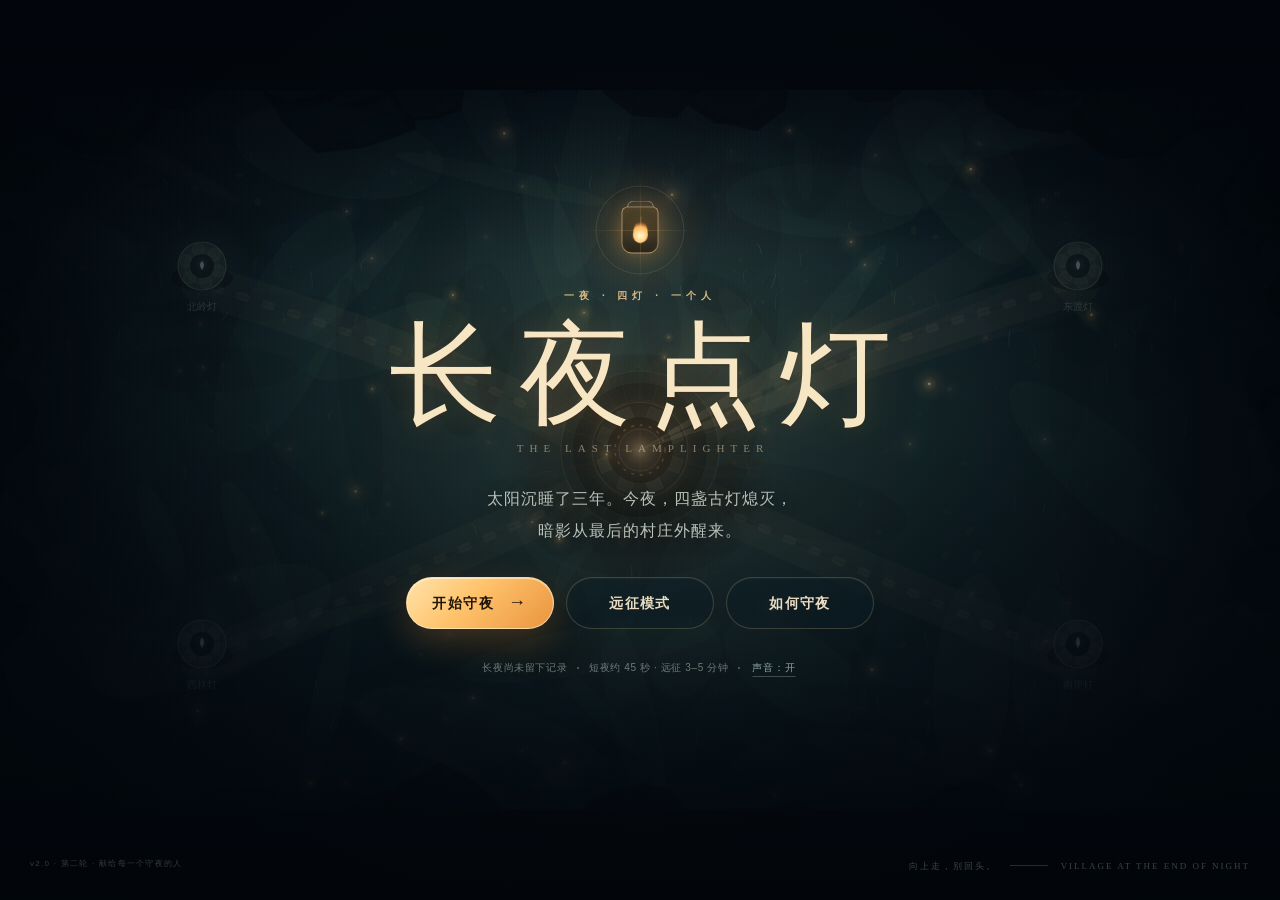
<file: games/deepseek/index.html>
<!DOCTYPE html>
<html lang="zh-CN">
<head>
  <meta charset="UTF-8">
  <meta name="viewport" content="width=device-width, initial-scale=1.0, viewport-fit=cover">
  <meta name="theme-color" content="#040a12">
  <meta name="color-scheme" content="dark">
  <meta name="description" content="《长夜点灯》——一款关于灯火、暗影与黎明的俯视角小游戏。点亮四座古灯，回到灯塔，守住长夜。">
  <title>长夜点灯 · The Last Lamplighter</title>
  <link rel="stylesheet" href="styles.css">
</head>
<body>
  <div id="app">
    <canvas id="gameCanvas" width="1280" height="720" aria-label="长夜点灯游戏画面"></canvas>
    <div class="screen-vignette" aria-hidden="true"></div>
    <div class="grain" aria-hidden="true"></div>
    <div id="damageFlash" class="damage-flash" aria-hidden="true"></div>

    <div id="hud" class="hud is-hidden" aria-hidden="true">
      <div class="hud-top">
        <div class="hud-panel vitals-panel">
          <div class="vitals-head">
            <span class="vitals-name">守夜人</span>
            <div id="hearts" class="hearts" role="img" aria-label="生命值 4 / 4"></div>
          </div>
          <div class="oil-row">
            <span class="oil-glyph" aria-hidden="true">◈</span>
            <div class="oil-track" aria-hidden="true">
              <div id="oilFill" class="oil-fill"></div>
            </div>
            <span id="oilValue" class="oil-value">72</span>
          </div>
        </div>

        <div class="hud-panel night-panel">
          <div id="timeCaption" class="time-caption">天亮之前</div>
          <div id="timeValue" class="time-value">05:00</div>
          <div id="lampStatus" class="lamp-status" aria-label="古灯 0 / 4">
            <i class="lamp-dot" data-lamp="0"></i>
            <i class="lamp-dot" data-lamp="1"></i>
            <i class="lamp-dot" data-lamp="2"></i>
            <i class="lamp-dot" data-lamp="3"></i>
          </div>
          <div id="finaleMeter" class="finale-meter" hidden>
            <div id="finaleFill" class="finale-fill"></div>
          </div>
        </div>

        <div class="hud-panel control-panel">
          <div class="score-box">
            <span class="score-label">守夜分</span>
            <span id="scoreValue" class="score-value">0</span>
          </div>
          <div class="hud-actions">
            <button id="pauseBtn" class="icon-btn" type="button" aria-label="暂停游戏" title="暂停（Esc）">
              <svg viewBox="0 0 24 24" aria-hidden="true"><rect x="6" y="5" width="4" height="14" rx="1"></rect><rect x="14" y="5" width="4" height="14" rx="1"></rect></svg>
            </button>
            <button id="muteBtn" class="icon-btn sound-btn" type="button" aria-label="静音" title="静音（M）">
              <svg class="icon-sound" viewBox="0 0 24 24" aria-hidden="true"><path d="M5 9v6h4l5 4V5L9 9H5z"></path><path class="sound-wave" d="M16 8.3a5 5 0 0 1 0 7.4"></path><path class="sound-wave" d="M18.6 6a8.5 8.5 0 0 1 0 12"></path></svg>
              <svg class="icon-muted" viewBox="0 0 24 24" aria-hidden="true"><path d="M5 9v6h4l5 4V5L9 9H5z"></path><path class="slash" d="M16.5 9.5l5 5M21.5 9.5l-5 5"></path></svg>
            </button>
          </div>
        </div>
      </div>

      <div id="objective" class="objective">
        <span id="modeChip" class="objective-mode">短夜</span>
        <span class="objective-mark" aria-hidden="true">◆</span>
        <span id="objectiveText">点亮四座古灯（0 / 4）</span>
        <span id="stageDots" class="stage-dots" hidden aria-hidden="true">
          <i data-stage="1"></i><i data-stage="2"></i><i data-stage="3"></i><i data-stage="4"></i><i data-stage="5"></i>
        </span>
      </div>

      <div id="toast" class="toast" role="status" aria-live="polite" aria-atomic="true" aria-hidden="true"></div>

      <div id="hint" class="hint">
        <span class="hint-star" aria-hidden="true">✦</span>
        <span id="hintText"></span>
      </div>

      <div id="interactPrompt" class="interact-prompt" aria-hidden="true">
        <div id="interactText" class="interact-text">按住 <kbd>E</kbd> 点亮古灯</div>
        <div class="interact-track" aria-hidden="true">
          <div id="interactFill" class="interact-fill"></div>
        </div>
      </div>
    </div>

    <div id="touchUI" class="touch-ui" aria-hidden="true">
      <div id="moveStick" class="stick stick-move">
        <div class="stick-base"><div class="stick-knob"></div></div>
        <span class="stick-caption">移动</span>
      </div>
      <div id="aimStick" class="stick stick-aim">
        <div class="stick-base"><div class="stick-knob"></div></div>
        <span class="stick-caption">瞄准 / 亮灯</span>
      </div>
      <button id="dashBtn" class="touch-btn dash-btn" type="button" aria-label="疾步">
        <span class="touch-glyph" aria-hidden="true">➤</span>
        <span class="touch-label">疾步</span>
      </button>
      <button id="interactBtn" class="touch-btn interact-btn" type="button" aria-label="点亮古灯" disabled>
        <span class="touch-glyph" aria-hidden="true">✦</span>
        <span id="interactBtnLabel" class="touch-label">点灯</span>
      </button>
    </div>

    <div id="rotateHint" class="rotate-hint" hidden>
      <span class="rotate-icon" aria-hidden="true">▭</span>
      <p>把屏幕横过来，长夜会更完整。</p>
      <button id="rotateCloseBtn" class="text-btn" type="button">仍然竖屏游玩</button>
    </div>

    <div id="screens" class="screens">
      <section id="screenTitle" class="screen title-screen">
        <div class="title-scrim" aria-hidden="true"></div>
        <div class="title-content">
          <div class="lamp-mark" aria-hidden="true">
            <span class="lamp-halo"></span>
            <span class="lamp-body"><span class="lamp-flame"></span></span>
            <span class="lamp-ring"></span>
          </div>
          <p class="eyebrow title-eyebrow">一夜 · 四灯 · 一个人</p>
          <h1 class="game-title">长夜点灯</h1>
          <p class="game-title-en">THE LAST LAMPLIGHTER</p>
          <p class="title-lead">太阳沉睡了三年。今夜，四盏古灯熄灭，<br class="desktop-br">暗影从最后的村庄外醒来。</p>
          <div class="title-actions">
            <button id="startBtn" class="btn btn-primary" type="button">
              <span>开始守夜</span>
              <span class="btn-arrow" aria-hidden="true">→</span>
            </button>
            <button id="expeditionBtn" class="btn btn-ghost" type="button">远征模式</button>
            <button id="howBtn" class="btn btn-ghost" type="button">如何守夜</button>
          </div>
          <div class="title-meta">
            <span id="bestRecord">长夜尚未留下记录</span>
            <span class="meta-dot" aria-hidden="true"></span>
            <span>短夜约 45 秒 · 远征 3–5 分钟</span>
            <span class="meta-dot" aria-hidden="true"></span>
            <button id="titleMuteBtn" class="text-btn title-mute" type="button">声音：开</button>
          </div>
        </div>
        <div class="title-corner" aria-hidden="true">
          <span>向上走，别回头。</span>
          <span class="corner-line"></span>
          <span>VILLAGE AT THE END OF NIGHT</span>
        </div>
        <div class="title-version" aria-hidden="true">v2.0 · 第二轮 · 献给每一个守夜的人</div>
      </section>

      <section id="screenIntro" class="screen intro-screen" hidden>
        <div class="intro-scrim" aria-hidden="true"></div>
        <div class="intro-content">
          <p class="eyebrow">出发 · 最后一夜</p>
          <div class="intro-lines">
            <p class="intro-line intro-line-1">极北的太阳，已经三年没有升起。</p>
            <p class="intro-line intro-line-2">今夜，长灯熄灭。选择一条路线，<br>把黎明带回来。</p>
          </div>

          <div class="prep-panel" role="group" aria-label="出发准备">
            <div class="prep-block">
              <div class="prep-heading">
                <span>模式</span>
                <span id="prepModeNote">四灯 → 返塔 → 二十秒守夜</span>
              </div>
              <div class="mode-switch">
                <button id="prepModeShort" class="mode-choice is-selected" type="button" data-mode="short" aria-pressed="true">
                  <b>短夜巡守</b><small>约 45 秒</small>
                </button>
                <button id="prepModeExpedition" class="mode-choice" type="button" data-mode="expedition" aria-pressed="false">
                  <b>远征长夜</b><small>3–5 分钟</small>
                </button>
              </div>
            </div>

            <div class="prep-block">
              <div class="prep-heading"><span>地图</span><span>路径与风险不同</span></div>
              <div id="mapChoices" class="prep-choices prep-maps" role="radiogroup" aria-label="地图">
                <button class="prep-card is-selected" type="button" data-map="village" role="radio" aria-checked="true">
                  <span class="prep-card-top"><b>旧村四角</b><em>均衡</em></span>
                  <span class="prep-card-desc">四角旧灯，路线直白，适合短夜。</span>
                </button>
                <button class="prep-card" type="button" data-map="forest" role="radio" aria-checked="false">
                  <span class="prep-card-top"><b>林间环路</b><em>高压</em></span>
                  <span class="prep-card-desc">四灯围环、路程更短，暗影生成 +20%。</span>
                </button>
                <button class="prep-card" type="button" data-map="river" role="radio" aria-checked="false">
                  <span class="prep-card-top"><b>冻河折线</b><em>路线</em></span>
                  <span class="prep-card-desc">两座窄桥横跨冻河；涉水减速并流失灯油。</span>
                </button>
              </div>
            </div>

            <div class="prep-block">
              <div class="prep-heading"><span>长灯</span><span>三类取舍</span></div>
              <div id="lighthouseChoices" class="prep-choices prep-beacons" role="radiogroup" aria-label="长灯类型">
                <button class="prep-card is-selected" type="button" data-type="ember" role="radio" aria-checked="true">
                  <span class="prep-card-top"><b>回油灯</b><em>续航</em></span>
                  <span class="prep-card-desc"><i>+</i>光环回油 +2/秒 <i>−</i>灯火伤害 −15%</span>
                </button>
                <button class="prep-card" type="button" data-type="ward" role="radio" aria-checked="false">
                  <span class="prep-card-top"><b>守夜灯</b><em>守护</em></span>
                  <span class="prep-card-desc"><i>+</i>光环半径 +25、伤害 +2 <i>−</i>油耗 +15%</span>
                </button>
                <button class="prep-card" type="button" data-type="guide" role="radio" aria-checked="false">
                  <span class="prep-card-top"><b>引路灯</b><em>寻路</em></span>
                  <span class="prep-card-desc"><i>+</i>目标方向、点灯快 20% <i>−</i>油上限 −12</span>
                </button>
              </div>
            </div>

            <p id="prepSummary" class="prep-summary">短夜巡守 · 旧村四角 · 回油灯</p>
          </div>

          <div class="intro-actions">
            <button id="introStartBtn" class="btn btn-primary" type="button">
              <span>踏入长夜</span>
              <span class="btn-arrow" aria-hidden="true">→</span>
            </button>
            <button id="introSkipBtn" class="text-btn" type="button">返回标题</button>
          </div>
          <p id="introControls" class="intro-controls">WASD 移动 · 鼠标瞄准 · 按住左键亮灯 · Shift 疾步 · E 点灯</p>
        </div>
      </section>

      <section id="screenHelp" class="screen modal-screen" hidden>
        <div class="modal help-modal" role="dialog" aria-modal="true" aria-labelledby="helpTitle">
          <div class="modal-head">
            <div>
              <p class="eyebrow">守夜须知</p>
              <h2 id="helpTitle">黑暗里，只有灯是真的。</h2>
            </div>
            <button id="helpCloseIcon" class="icon-btn modal-close" type="button" aria-label="关闭">
              <svg viewBox="0 0 24 24" aria-hidden="true"><path d="M6 6l12 12M18 6L6 18"></path></svg>
            </button>
          </div>
          <div class="help-grid">
            <div class="help-block">
              <h3>你的任务</h3>
              <p>点亮地图四角的四座古灯。每亮一座，都会恢复生命与灯油，并留下一圈安全的光。</p>
            </div>
            <div class="help-block">
              <h3>最后一步</h3>
              <p>四灯皆亮后回到中央灯塔，按住交互唤醒长灯，在暗影的围攻中撑过最后二十秒。</p>
            </div>
            <div class="help-block">
              <h3>灯火与灯油</h3>
              <p>微光只能自保；按住灯火可以灼退暗影，但会持续消耗灯油。拾取橙色余烬补充灯油。</p>
            </div>
            <div class="help-block">
              <h3>不要被围住</h3>
              <p>暗影接触会造成伤害。疾步有无敌帧，穿过包围往往比硬拼更聪明。</p>
            </div>
            <div class="help-block">
              <h3>短夜与远征</h3>
              <p>短夜约 45 秒。远征在四灯之后继续运油、追猎携灯影、清理缠雾者，三种长灯各有取舍。</p>
            </div>
            <div class="help-block">
              <h3>新威胁</h3>
              <p>携灯影会窃取古灯，击杀它可夺回灯芯；缠雾者先预警再封路，灯光可以驱散雾气。</p>
            </div>
          </div>
          <div class="controls-wrap">
            <div class="desktop-controls">
              <div><kbd>W</kbd><kbd>A</kbd><kbd>S</kbd><kbd>D</kbd><span>移动</span></div>
              <div><kbd>鼠标</kbd><span>瞄准</span></div>
              <div><kbd>左键</kbd><kbd>空格</kbd><span>持续亮灯</span></div>
              <div><kbd>Shift</kbd><span>疾步</span></div>
              <div><kbd>E</kbd><span>点灯 / 唤醒长灯</span></div>
              <div><kbd>Esc</kbd><span>暂停</span></div>
            </div>
            <div class="touch-controls">
              <div><span class="touch-chip">左摇杆</span><span>移动</span></div>
              <div><span class="touch-chip">右摇杆</span><span>瞄准并亮灯</span></div>
              <div><span class="touch-chip">疾步</span><span>短暂无敌</span></div>
              <div><span class="touch-chip">点灯</span><span>靠近古灯后按住</span></div>
            </div>
          </div>
          <p class="help-note">灯火是你的武器，也是你的代价。别让灯油先于黎明耗尽。</p>
          <button id="helpCloseBtn" class="btn btn-primary" type="button">明白了</button>
        </div>
      </section>

      <section id="screenPause" class="screen modal-screen" hidden>
        <div class="modal pause-modal" role="dialog" aria-modal="true" aria-labelledby="pauseTitle">
          <p class="eyebrow">守夜暂停</p>
          <h2 id="pauseTitle">长夜还在等你。</h2>
          <div class="pause-stats">
            <span>已点亮 <b id="pauseLit">0</b> / 4</span>
            <span>剩余 <b id="pauseTime">05:00</b></span>
          </div>
          <p id="pauseMode" class="pause-mode">短夜巡守 · 旧村四角 · 回油灯</p>
          <div class="menu-actions">
            <button id="resumeBtn" class="btn btn-primary" type="button">继续守夜</button>
            <button id="pauseHelpBtn" class="btn btn-ghost" type="button">玩法与操作</button>
            <button id="restartBtn" class="btn btn-ghost" type="button">重新开始</button>
            <button id="quitBtn" class="text-btn menu-quit" type="button">回到标题</button>
          </div>
          <button id="shakeBtn" class="text-btn setting-btn" type="button">屏幕震动：开</button>
        </div>
      </section>

      <section id="screenDefeat" class="screen modal-screen" hidden>
        <div class="modal result-modal defeat-modal" role="dialog" aria-modal="true" aria-labelledby="defeatTitle">
          <p class="eyebrow">守夜结束</p>
          <h1 id="defeatTitle" class="result-title">灯灭了。</h1>
          <p id="defeatCause" class="result-lead">黑暗漫过脚边。但夜还没有结束。</p>
          <p id="defeatMode" class="result-meta">短夜巡守 · 旧村四角 · 回油灯</p>
          <div class="result-stats">
            <div><span>点亮古灯</span><b id="defeatLit">0 / 4</b></div>
            <div><span>击退暗影</span><b id="defeatKills">0</b></div>
            <div><span>守夜用时</span><b id="defeatTime">00:00</b></div>
            <div><span>守夜分</span><b id="defeatScore">0</b></div>
          </div>
          <div class="result-actions">
            <button id="retryBtn" class="btn btn-primary" type="button">再试一次</button>
            <button id="defeatTitleBtn" class="btn btn-ghost" type="button">回到标题</button>
          </div>
          <p id="defeatHint" class="result-footnote">提示：站在已点亮的古灯旁，灯油会慢慢恢复；每点亮一盏古灯，还会恢复一颗心。</p>
        </div>
      </section>

      <section id="screenVictory" class="screen modal-screen victory-screen" hidden>
        <div class="dawn-rays" aria-hidden="true"></div>
        <div class="modal result-modal victory-modal" role="dialog" aria-modal="true" aria-labelledby="victoryTitle">
          <div class="victory-sun" aria-hidden="true"></div>
          <p class="eyebrow">黎明 · 第一日</p>
          <h1 id="victoryTitle" class="result-title victory-title">天亮了。</h1>
          <p id="victoryText" class="result-lead">第一缕晨光落在灯罩上。你守住了这一夜。</p>
          <p id="victoryMode" class="result-meta">短夜巡守 · 旧村四角 · 回油灯</p>
          <div id="newRecord" class="new-record" hidden>新纪录</div>
          <div class="result-stats victory-stats">
            <div><span>守夜用时</span><b id="victoryTime">00:00</b></div>
            <div><span>击退暗影</span><b id="victoryKills">0</b></div>
            <div><span>收集灯油</span><b id="victoryOil">0</b></div>
            <div><span>最终得分</span><b id="victoryScore">0</b></div>
          </div>
          <div class="result-actions">
            <button id="againBtn" class="btn btn-primary" type="button">再守一夜</button>
            <button id="victoryTitleBtn" class="btn btn-ghost" type="button">回到标题</button>
          </div>
          <p id="victoryRecordLine" class="result-footnote">最佳守夜 · 尚无记录</p>
        </div>
      </section>
    </div>

    <noscript>
      <div class="noscript">《长夜点灯》需要启用 JavaScript 才能点亮。</div>
    </noscript>
  </div>

  <script src="js/core.js"></script>
  <script src="js/audio.js"></script>
  <script src="js/game.js"></script>
</body>
</html>
</file>
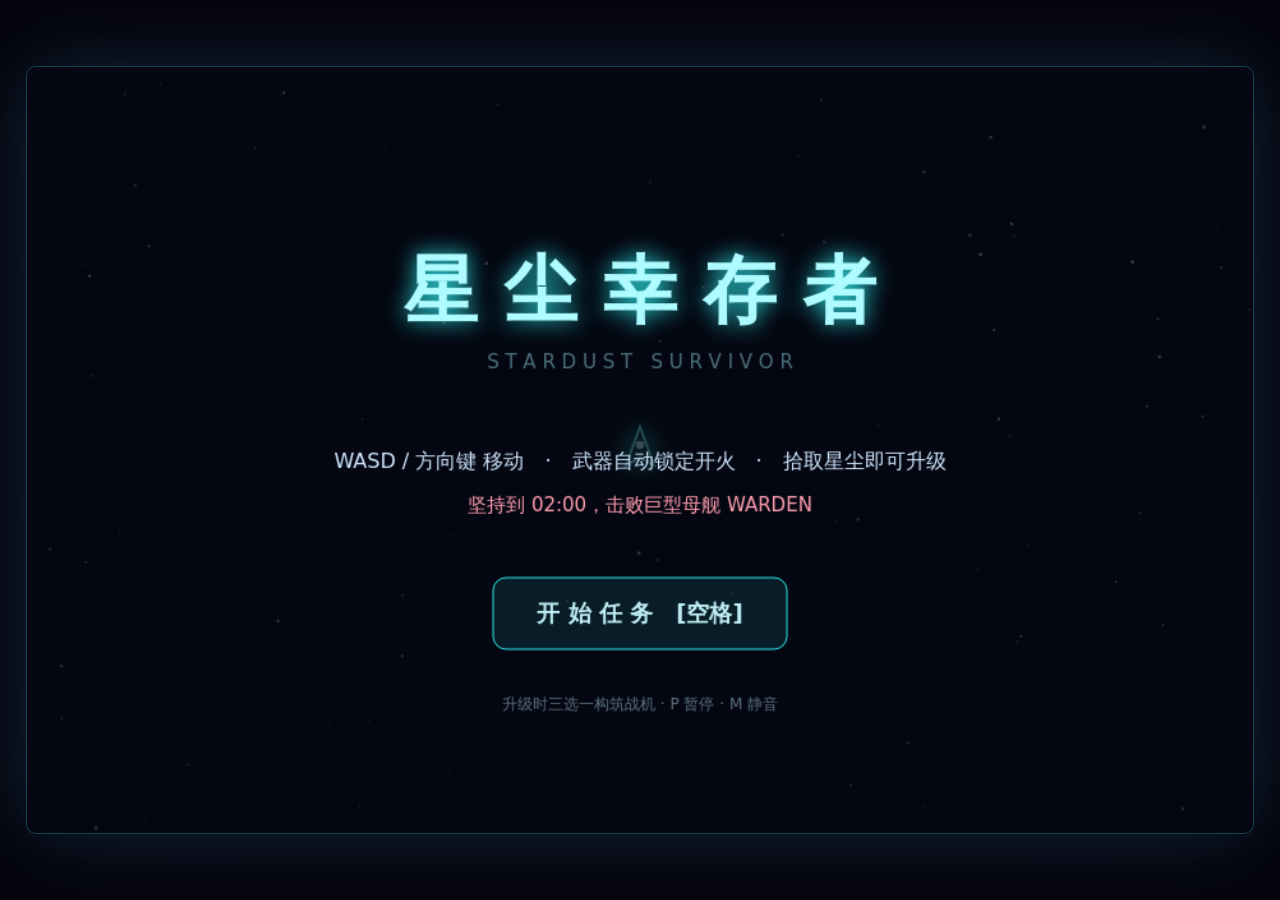
<file: games/doubao/index.html>
<!DOCTYPE html>
<html lang="zh-CN">
<head>
<meta charset="UTF-8">
<meta name="viewport" content="width=device-width, initial-scale=1.0">
<title>星尘幸存者 Stardust Survivor</title>
<style>
  * { margin:0; padding:0; box-sizing:border-box; }
  html, body { width:100%; height:100%; background:#04050c; overflow:hidden; }
  body {
    display:flex; align-items:center; justify-content:center;
    font-family:"Segoe UI","Microsoft YaHei",system-ui,sans-serif;
    user-select:none; -webkit-user-select:none;
  }
  #game {
    background:#070a18;
    border:1px solid rgba(45,226,230,.28);
    border-radius:10px;
    box-shadow:0 0 70px rgba(45,226,230,.13), 0 0 140px rgba(180,85,255,.08);
    width:min(96vw, 152vh);
    height:auto; aspect-ratio:960 / 600;
    image-rendering:auto;
  }
</style>
</head>
<body>
<canvas id="game" width="960" height="600"></canvas>
<script>
"use strict";
/* ============================================================
 * 星尘幸存者 Stardust Survivor —— 单文件零依赖 Canvas 游戏
 * ============================================================ */

const W = 960, H = 600, TAU = Math.PI * 2;
const canvas = document.getElementById('game');
const ctx = canvas.getContext('2d');

/* ---------- 高清屏适配 ---------- */
(function fitDPR(){
  const dpr = Math.min(window.devicePixelRatio || 1, 2);
  canvas.width = W * dpr; canvas.height = H * dpr;
  ctx.setTransform(dpr,0,0,dpr,0,0);
})();

/* ---------- 工具函数 ---------- */
const clamp = (v,a,b)=> v<a?a : v>b?b : v;
const lerp  = (a,b,t)=> a+(b-a)*t;
const rand  = (a,b)=> a+Math.random()*(b-a);
function norm(x,y){ const l=Math.hypot(x,y); return l===0?{x:0,y:0}:{x:x/l,y:y/l}; }
function rr(x,y,w,h,r){
  ctx.beginPath();
  ctx.moveTo(x+r,y);
  ctx.arcTo(x+w,y,x+w,y+h,r);
  ctx.arcTo(x+w,y+h,x,y+h,r);
  ctx.arcTo(x,y+h,x,y,r);
  ctx.arcTo(x,y,x+w,y,r);
  ctx.closePath();
}
function fmtTime(s){
  s=Math.max(0,Math.floor(s));
  return String(Math.floor(s/60)).padStart(2,'0')+':'+String(s%60).padStart(2,'0');
}

/* ============================================================
 * 音效：WebAudio 纯合成
 * ============================================================ */
const AudioFX = {
  ac:null, muted:false, lastShoot:0, noiseBuf:null,
  ensure(){
    if(!this.ac){
      try{
        this.ac = new (window.AudioContext||window.webkitAudioContext)();
        const len=this.ac.sampleRate;
        this.noiseBuf=this.ac.createBuffer(1,len,this.ac.sampleRate);
        const d=this.noiseBuf.getChannelData(0);
        for(let i=0;i<len;i++) d[i]=Math.random()*2-1;
      }catch(e){ this.ac=null; }
    }
    if(this.ac && this.ac.state==='suspended') this.ac.resume();
  },
  tone(f0,f1,dur,type,vol,delay=0){
    const c=this.ac,t=c.currentTime+delay;
    const o=c.createOscillator(), g=c.createGain();
    o.type=type;
    o.frequency.setValueAtTime(f0,t);
    o.frequency.exponentialRampToValueAtTime(Math.max(1,f1),t+dur);
    g.gain.setValueAtTime(vol,t);
    g.gain.exponentialRampToValueAtTime(.0001,t+dur);
    o.connect(g); g.connect(c.destination);
    o.start(t); o.stop(t+dur+.03);
  },
  noise(dur,vol,cutoff,delay=0){
    const c=this.ac,t=c.currentTime+delay;
    const s=c.createBufferSource(); s.buffer=this.noiseBuf;
    const f=c.createBiquadFilter(); f.type='lowpass'; f.frequency.value=cutoff;
    const g=c.createGain();
    g.gain.setValueAtTime(vol,t);
    g.gain.exponentialRampToValueAtTime(.0001,t+dur);
    s.connect(f); f.connect(g); g.connect(c.destination);
    s.start(t); s.stop(t+dur+.03);
  },
  play(name){
    if(this.muted) return;
    this.ensure(); if(!this.ac) return;
    const now=this.ac.currentTime;
    switch(name){
      case 'shoot':
        if(now-this.lastShoot<.07) return;
        this.lastShoot=now;
        this.tone(880,300,.06,'square',.035); break;
      case 'hit': this.noise(.05,.10,2400); break;
      case 'boom':
        this.noise(.18,.18,900);
        this.tone(300,70,.2,'sine',.14); break;
      case 'eliteboom':
        this.noise(.35,.22,700);
        this.tone(220,50,.4,'sawtooth',.12); break;
      case 'hurt': this.tone(180,90,.25,'sawtooth',.16); break;
      case 'shield': this.tone(500,900,.12,'sine',.12); break;
      case 'gem': this.tone(660,990,.07,'sine',.05); break;
      case 'levelup':
        this.tone(523,523,.1,'sine',.12);
        this.tone(659,659,.1,'sine',.12,.09);
        this.tone(784,784,.16,'sine',.12,.18); break;
      case 'alarm':
        for(let i=0;i<3;i++){ this.tone(440,440,.28,'square',.08,i*.4); this.tone(330,330,.28,'square',.08,i*.4+.2); }
        break;
      case 'win':
        [523,659,784,1046].forEach((f,i)=>this.tone(f,f,.22,'triangle',.13,i*.13)); break;
      case 'lose':
        [392,330,262,196].forEach((f,i)=>this.tone(f,f,.25,'sawtooth',.10,i*.16)); break;
      // ---- 第二轮新增音效 ----
      case 'split': // 裂变：两声短促下挫噪点
        this.noise(.06,.10,1800);
        this.tone(420,180,.12,'square',.07,.02); break;
      case 'weave': // 编织：柔和上扫正弦
        this.tone(360,720,.18,'sine',.08);
        this.tone(540,900,.14,'sine',.05,.05); break;
      case 'shieldhit': // 护盾击破：金属感高频短噪
        this.noise(.07,.12,4200);
        this.tone(1200,500,.08,'triangle',.07); break;
      case 'mark': // 追猎爆发：明亮双音
        this.tone(784,784,.08,'triangle',.10);
        this.tone(1175,1175,.14,'triangle',.09,.06); break;
      case 'phase': // 阶段转换：低沉长扫 + 轰响
        this.noise(.5,.20,600);
        this.tone(160,520,.55,'sawtooth',.13);
        this.tone(90,60,.6,'sine',.12,.05); break;
      case 'fan': // 扇形弹幕：急促嘶鸣
        this.tone(680,240,.16,'sawtooth',.08);
        this.noise(.12,.08,2600); break;
    }
  }
};

/* ============================================================
 * 输入
 * ============================================================ */
const keys={};
const mouse={x:0,y:0};
const MOVE_KEYS=new Set(['w','a','s','d','arrowup','arrowdown','arrowleft','arrowright',' ']);
addEventListener('keydown',e=>{
  const k=e.key.toLowerCase();
  if(MOVE_KEYS.has(k)) e.preventDefault();
  keys[k]=true;
  if(e.repeat) return;
  AudioFX.ensure();
  if(k==='m'){ AudioFX.muted=!AudioFX.muted; }
  if(G.state==='menu' && (k===' '||k==='enter')) startGame();
  else if(G.state==='over' || G.state==='win'){ if(k==='r'||k===' '||k==='enter') startGame(); }
  else if(G.state==='playing' && (k==='p'||k==='escape')) setPause(true);
  else if(G.state==='pause' && (k==='p'||k==='escape')) setPause(false);
  else if(G.state==='levelup' && (k==='1'||k==='2'||k==='3')) chooseUpgrade(parseInt(k,10)-1);
});
addEventListener('keyup',e=>{ keys[e.key.toLowerCase()]=false; });
// A3：窗口失焦 / 标签页隐藏时清空全部按键，避免 keyup 丢失导致“卡键移动”；
// 游戏中隐藏则自动暂停，恢复后需重新按键、手动继续。
function releaseAllKeys(){
  clearKeys();
  if(G.state===STATE.PLAYING) setPause(true);
}
addEventListener('blur',releaseAllKeys);
document.addEventListener('visibilitychange',()=>{
  if(document.visibilityState==='hidden' || document.hidden) releaseAllKeys();
});
canvas.addEventListener('mousemove',e=>{
  const r=canvas.getBoundingClientRect();
  mouse.x=(e.clientX-r.left)*(W/r.width);
  mouse.y=(e.clientY-r.top)*(H/r.height);
});
canvas.addEventListener('mousedown',e=>{
  AudioFX.ensure();
  const r=canvas.getBoundingClientRect();
  mouse.x=(e.clientX-r.left)*(W/r.width);
  mouse.y=(e.clientY-r.top)*(H/r.height);
  for(const b of clickables){
    if(mouse.x>=b.x && mouse.x<=b.x+b.w && mouse.y>=b.y && mouse.y<=b.y+b.h){ b.action(); break; }
  }
});
function clearKeys(){ for(const k in keys) keys[k]=false; }

/* ============================================================
 * 游戏状态与实体
 * ============================================================ */
const STATE={MENU:'menu',PLAYING:'playing',LEVELUP:'levelup',PAUSE:'pause',OVER:'over',WIN:'win'};
const G={bgTime:0};
let player, bullets, ebullets, enemies, gems, particles, floaters, stars, clickables;
let nextEid=1; // 敌人稳定 ID（弹丸 hitSet 去重用）

const ETYPES={
  chaser: {r:13,hp:22, speed:90, dmg:10,xp:1,color:'#ff4d5e'},
  dasher: {r:11,hp:12, speed:140,dmg:7, xp:1,color:'#ffd23e'},
  brute:  {r:20,hp:65, speed:55, dmg:18,xp:3,color:'#b455ff'},
  elite:  {r:28,hp:230,speed:70, dmg:25,xp:10,color:'#37e6d6'},
  // B2 新增：护盾编织者（周期护盾）/ 裂变幼体（死亡分裂）/ 分裂体
  weaver: {r:15,hp:46, speed:58, dmg:12,xp:3,color:'#8a8fff'},
  larva:  {r:14,hp:34, speed:72, dmg:10,xp:2,color:'#ff8c42'},
  splinter:{r:8, hp:8, speed:155,dmg:5, xp:1,color:'#ffb066'},
  boss:   {r:48,hp:2200,speed:56,dmg:22,xp:0,color:'#2de2e6'}
};

// 三流派标识：散射 / 贯穿 / 锁定
const ROUTE_IDS=['fan','focus','overpierce','phase','mark','overflow'];
const UPGRADES=[
  {id:'dmg',   name:'能量核心', tag:'攻击', desc:'子弹伤害 +25%', max:6,
   apply:p=>p.dmg*=1.25},
  {id:'rate',  name:'过载电容', tag:'攻击', desc:'武器射速 +20%', max:6,
   apply:p=>p.cdmax*=0.83},
  {id:'multi', name:'散射组件', tag:'攻击', desc:'弹道数 +1', max:4,
   apply:p=>p.n+=1},
  {id:'pierce',name:'穿透弹头', tag:'攻击', desc:'子弹可穿透 +1 个敌人', max:3,
   apply:p=>p.pierce+=1},
  /* --- 散射路线 --- */
  {id:'fan',  name:'扇面齐射', tag:'散射', desc:'弹道数 +2，单发伤害 -15%', max:2,
   apply:p=>{p.n+=2;p.dmg*=0.85;}},
  {id:'focus',name:'近距聚束', tag:'散射', desc:'300px 内敌群弹道大幅收束（2级：380px、更集中）', max:2,
   apply:p=>p.focus=(p.focus||0)+1},
  /* --- 贯穿路线 --- */
  {id:'overpierce',name:'过载贯穿', tag:'贯穿', desc:'每穿透一敌伤害 +22%、弹速 +18%（2级 +30%/+22%）', max:2,
   apply:p=>p.over=(p.over||0)+1},
  {id:'phase',name:'相位弹', tag:'贯穿', desc:'无视编织者护盾直打本体；其他防御照常生效', max:1,
   apply:p=>p.phase=1},
  /* --- 锁定路线 --- */
  {id:'mark',name:'标记追猎', tag:'锁定', desc:'同敌 5 连命中触发 +80% 爆发（2级 4 连/+120%），2.5 秒断连清零', max:2,
   apply:p=>p.mark=(p.mark||0)+1},
  {id:'overflow',name:'溢出追踪', tag:'锁定', desc:'击杀后存活弹道转向 460px 内次近敌人', max:1,
   apply:p=>p.overflow=1},
  /* --- 防御 / 辅助 --- */
  {id:'shield',name:'相位护盾', tag:'防御', desc:'获得 1 层护盾，可抵挡一次伤害', max:3,
   apply:p=>p.shield+=1},
  {id:'magnet',name:'磁力线圈', tag:'辅助', desc:'星尘拾取半径 +35%', max:4,
   apply:p=>p.pick*=1.35},
  {id:'speed', name:'离子推进器',tag:'机动', desc:'移动速度 +12%', max:4,
   apply:p=>p.speed*=1.12},
  {id:'armor', name:'复合装甲', tag:'防御', desc:'最大生命 +25，并立即回复 25', max:6,
   apply:p=>{p.maxhp+=25;p.hp=Math.min(p.maxhp,p.hp+25);}},
  {id:'repair',name:'纳米修复', tag:'防御', desc:'立即回复 40% 最大生命', max:null,
   apply:p=>{p.hp=Math.min(p.maxhp,p.hp+p.maxhp*0.4);}}
];

function initStars(){
  stars=[];
  for(let i=0;i<80;i++) stars.push({x:rand(0,W),y:rand(0,H),s:rand(.5,1.6),par:rand(.04,.09),vx:rand(-4,4),vy:rand(-4,4),a:rand(.25,.7)});
  for(let i=0;i<45;i++) stars.push({x:rand(0,W),y:rand(0,H),s:rand(1.2,2.6),par:rand(.1,.2),vx:rand(-9,9),vy:rand(-9,9),a:rand(.5,1)});
}

function resetGame(){
  G.state=STATE.PLAYING;
  G.time=0; G.kills=0; G.shake=0;
  G.bossSpawned=false; G.eliteDue=false;
  G.spawnTimer=2.2; G.eliteTimer=0;
  G.ending=null; G.endDelay=0;
  G.levelQueue=0; G.choices=[]; G.upgrades={};
  G.banner=null;
  nextEid=1;
  player={
    x:W/2,y:H/2,r:14, angle:-Math.PI/2,
    hp:100,maxhp:100,speed:230,pick:95,
    cd:0,cdmax:0.65,dmg:14,bspeed:540,n:1,pierce:0,shield:0,
    // B1 三路线机制等级
    focus:0, over:0, phase:0, mark:0, overflow:0,
    level:1,xp:0,xpNeed:4,iframes:0,alive:true,lastHit:-9
  };
  bullets=[]; ebullets=[]; enemies=[]; gems=[]; particles=[]; floaters=[];
}

/* ============================================================
 * 生成
 * ============================================================ */
function edgePos(m){
  switch(Math.floor(rand(0,4))){
    case 0: return {x:rand(0,W),y:-m};
    case 1: return {x:W+m,y:rand(0,H)};
    case 2: return {x:rand(0,W),y:H+m};
    default:return {x:-m,y:rand(0,H)};
  }
}
function spawnEnemy(type,x,y){
  const t=ETYPES[type];
  if(x===undefined){ const p=edgePos(45); x=p.x; y=p.y; }
  const scale=(type==='boss'||type==='elite')?1:1+G.time/60*.25;
  const dmgScale=(type==='boss'||type==='elite')?1:1+G.time/60*.08;
  const hp=Math.round(t.hp*scale);
  const e={
    eid:nextEid++,
    type,r:t.r,x,y,
    hp,maxhp:hp,speed:t.speed,
    dmg:t.dmg*dmgScale,xp:t.xp,color:t.color,
    vx:0,vy:0,kbx:0,kby:0,seed:rand(0,TAU),
    hitFlash:0,fireT:3.2,summonT:14,
    // B1：敌方护盾（编织者赋予）/ 追猎标记
    eshield:0,eshieldT:0,marks:0,markT:0,
    // B2：编织者施法计时
    castT:6,pulseT:0,
    // B3：Boss 阶段机
    phase:type==='boss'?1:0,p2:null,invuln:0
  };
  enemies.push(e);
  return e;
}
function spawnRandom(){
  if(enemies.length>=130) return;
  const t=G.time;
  const roll=Math.random();
  let type='chaser';
  if(t>=70){
    // 0:46 追击 / :22 疾行 / :16 重装 / :07 编织者 / :09 裂变幼体
    if(roll<.46) type='chaser';
    else if(roll<.68) type='dasher';
    else if(roll<.84) type='brute';
    else if(roll<.91) type='weaver';
    else type='larva';
  }else if(t>=50){
    // 编织者 0:50 起加入
    if(roll<.60) type='chaser';
    else if(roll<.84) type='dasher';
    else if(roll<.94) type='brute';
    else type='weaver';
  }else if(t>=40){
    type= roll<.72?'chaser':'dasher';
  }
  spawnEnemy(type);
}

/* ============================================================
 * 战斗
 * ============================================================ */
function nearestEnemy(x,y){
  let best=null,bd=Infinity;
  for(const e of enemies){
    const dx=e.x-x,dy=e.y-y,d=dx*dx+dy*dy;
    if(d<bd){bd=d;best=e;}
  }
  return best;
}
function fireWeapon(){
  const p=player;
  const tgt=nearestEnemy(p.x,p.y);
  if(!tgt) return;
  const d=Math.hypot(tgt.x-p.x,tgt.y-p.y)||1;
  const lead=d/p.bspeed;
  const base=Math.atan2((tgt.y+(tgt.vy||0)*lead)-p.y,(tgt.x+(tgt.vx||0)*lead)-p.x);
  const spread=14*Math.PI/180;
  // 近距聚束：目标越近，扇面收得越紧
  let focusF=1;
  if(p.focus>0){
    const fr=p.focus>=2?380:300;
    if(d<fr) focusF=p.focus>=2?.20:.35;
  }
  for(let i=0;i<p.n;i++){
    const a=base+(i-(p.n-1)/2)*spread*focusF;
    bullets.push({
      x:p.x+Math.cos(a)*16, y:p.y+Math.sin(a)*16,
      vx:Math.cos(a)*p.bspeed, vy:Math.sin(a)*p.bspeed,
      r:5,dmg:p.dmg,pierce:p.pierce,life:1.6,
      hitSet:new Set(),       // A2：本弹丸已结算过的敌人 eid
      phase:!!p.phase,        // 相位弹标记
      chain:0                 // 过载贯穿已穿透数
    });
  }
  particles.push({x:p.x+Math.cos(base)*14,y:p.y+Math.sin(base)*14,vx:Math.cos(base)*90,vy:Math.sin(base)*90,life:.12,max:.12,color:'#aefcff',size:4});
  AudioFX.play('shoot');
}
// 溢出追踪：排除已命中目标，在射程内寻找次近敌人
function retargetTarget(b,rangeSq){
  let best=null,bd=rangeSq;
  for(const e of enemies){
    if(e.dead || e.invuln>0 || b.hitSet.has(e.eid)) continue;
    const d2=(e.x-b.x)**2+(b.y-e.y)**2;
    if(d2<bd){bd=d2;best=e;}
  }
  return best;
}

/* ---------- B2：护盾编织者 AI ---------- */
function weaverThink(e,dt){
  if(e.pulseT>0) e.pulseT-=dt;
  e.castT-=dt;
  if(e.castT<=0){
    e.castT=6; e.pulseT=.55;
    for(const f of enemies){
      if(f===e || f.dead || f.type==='boss') continue;
      const dx=f.x-e.x, dy=f.y-e.y;
      if(dx*dx+dy*dy < 215*215){ f.eshield=1; f.eshieldT=9; }
    }
    AudioFX.play('weave');
  }
}

/* ---------- B3：Boss 双阶段 ---------- */
function bossSummon(e){
  spawnEnemy('dasher',e.x+rand(-50,50),e.y+rand(-40,50));
  spawnEnemy('dasher',e.x+rand(-50,50),e.y+rand(-40,50));
  spawnEnemy('chaser',e.x+rand(-50,50),e.y+rand(-40,50));
}
function startPhase2(e){
  e.phase=2;
  e.invuln=1.3;                 // 转换瞬间短暂无敌，避免跨阶段误杀
  e.p2={mode:'idle_fan',t:1.0,aim:0};
  e.fireT=9999;                // 停用阶段一环形弹幕
  e.summonT=8;                 // 召唤间隔 14s → 8s
  G.banner={text:'阶段转换',sub:'WARDEN 解除火力限制 · 狂暴形态',t:2.8};
  G.shake=.9;
  burst(e.x,e.y,'#ffffff',30,300,4);
  burst(e.x,e.y,'#ff4d6d',24,250,4);
  AudioFX.play('phase');
}
function fireFan(e,aim){
  const n=9, arc=34*Math.PI/180;
  for(let i=0;i<n;i++){
    const a=aim-arc/2+arc*i/(n-1);
    ebullets.push({x:e.x,y:e.y,vx:Math.cos(a)*205,vy:Math.sin(a)*205,r:7,dmg:8,life:6});
  }
  AudioFX.play('fan');
}
// 返回本帧 Boss 速度向量；dir 为朝玩家的单位向量
function bossThink(e,dt,dir){
  const sp=e.speed;
  let vx=dir.x*sp, vy=dir.y*sp;
  if(e.phase===1){
    e.fireT-=dt;
    if(e.fireT<=0){
      e.fireT=3.2;
      const n=14,base=G.time*.6;
      for(let i=0;i<n;i++){
        const a=base+i/n*TAU;
        ebullets.push({x:e.x,y:e.y,vx:Math.cos(a)*190,vy:Math.sin(a)*190,r:7,dmg:8,life:6});
      }
    }
    e.summonT-=dt;
    if(e.summonT<=0 && !G.ending){ e.summonT=14; bossSummon(e); }
    if(e.hp<=e.maxhp*.5 && e.invuln<=0) startPhase2(e);
    return {x:vx,y:vy};
  }
  /* 阶段二：扇形 ⇄ 冲刺 交替 */
  e.summonT-=dt;
  if(e.summonT<=0 && !G.ending){ e.summonT=8; bossSummon(e); }
  const s=e.p2; s.t-=dt;
  switch(s.mode){
    case 'idle_fan':
      vx=dir.x*sp*.55; vy=dir.y*sp*.55;
      if(s.t<=0){ s.mode='warn_fan'; s.t=.7; s.aim=Math.atan2(player.y-e.y,player.x-e.x); }
      break;
    case 'warn_fan':
      vx=dir.x*sp*.2; vy=dir.y*sp*.2;
      if(s.t<=0){ fireFan(e,s.aim); s.mode='idle_dash'; s.t=.55; }
      break;
    case 'idle_dash':
      vx=dir.x*sp*.55; vy=dir.y*sp*.55;
      if(s.t<=0){ s.mode='warn_dash'; s.t=.7; s.aim=Math.atan2(player.y-e.y,player.x-e.x); }
      break;
    case 'warn_dash':
      vx=dir.x*sp*.12; vy=dir.y*sp*.12;
      if(s.t<=0){ s.mode='dash'; s.t=.5; }
      break;
    case 'dash':
      vx=Math.cos(s.aim)*380; vy=Math.sin(s.aim)*380;
      if(s.t<=0){ s.mode='idle_fan'; s.t=1.0; }
      break;
  }
  return {x:vx,y:vy};
}
function damagePlayer(amount){
  const p=player;
  if(!p.alive || p.iframes>0 || G.ending) return;
  if(p.shield>0){
    p.shield--;
    p.iframes=.8;
    p.lastHit=G.time;
    floatText(p.x,p.y-18,'护盾抵挡','#7ef6ff',13);
    burst(p.x,p.y,'#7ef6ff',10,160,3);
    AudioFX.play('shield');
    return;
  }
  p.hp-=amount;
  p.iframes=.8;
  p.lastHit=G.time;
  G.shake=.55;
  floatText(p.x,p.y-18,'-'+Math.round(amount),'#ff6b7a',15);
  burst(p.x,p.y,'#ff6b7a',8,140,3);
  AudioFX.play('hurt');
  if(p.hp<=0){
    p.hp=0; p.alive=false;
    G.ending='lose'; G.endDelay=1.5;
    burst(p.x,p.y,'#2de2e6',34,280,4);
    burst(p.x,p.y,'#ffffff',18,200,3);
    AudioFX.play('boom');
  }
}
function killEnemy(e){
  if(e.dead) return; // 同帧多弹只结算一次
  e.dead=true;
  G.kills++;
  if(e.type==='boss'){
    for(let i=0;i<5;i++) burst(e.x+rand(-30,30),e.y+rand(-30,30),i%2?'#ffffff':'#2de2e6',26,340,5);
    G.shake=1; G.ending='win'; G.endDelay=1.8;
    AudioFX.play('eliteboom');
    return;
  }
  // B2：裂变幼体 → 3 只分裂体（带初始迸散）；总数近上限时不再分裂
  if(e.type==='larva'){
    const alive=enemies.filter(x=>!x.dead).length;
    if(alive<95){
      for(let i=0;i<3;i++){
        const k=spawnEnemy('splinter',e.x+rand(-8,8),e.y+rand(-8,8));
        const a=rand(0,TAU);
        k.kbx=Math.cos(a)*190; k.kby=Math.sin(a)*190;
      }
      AudioFX.play('split');
    }
  }
  burst(e.x,e.y,e.color,e.type==='elite'?26:12,e.type==='elite'?260:180,e.type==='elite'?4:3);
  if(e.type==='elite') AudioFX.play('eliteboom'); else AudioFX.play('boom');
  // 掉落星尘
  if(e.type==='elite'){
    for(let i=0;i<5;i++) gems.push(mkGem(e.x+rand(-18,18),e.y+rand(-18,18),2));
  }else{
    for(let i=0;i<e.xp;i++) gems.push(mkGem(e.x+rand(-10,10),e.y+rand(-10,10),1));
  }
}
function mkGem(x,y,v){
  return {x,y,v,age:0,state:'idle',vx:0,vy:0,spd:0,seed:rand(0,TAU)};
}
function burst(x,y,color,n,spd,size){
  for(let i=0;i<n;i++){
    const a=rand(0,TAU),s=rand(spd*.3,spd);
    particles.push({x,y,vx:Math.cos(a)*s,vy:Math.sin(a)*s,life:rand(.3,.7),max:.7,color,size:rand(size*.6,size)});
  }
  if(particles.length>340) particles.splice(0,particles.length-340);
}
function floatText(x,y,text,color,size){
  floaters.push({x:x+rand(-6,6),y,vy:-42,life:.6,max:.6,text,color,size});
}

/* ============================================================
 * 升级
 * ============================================================ */
function rollChoices(){
  const pool=UPGRADES.filter(u=>u.max===null || (G.upgrades[u.id]||0)<u.max);
  for(let i=pool.length-1;i>0;i--){
    const j=Math.floor(Math.random()*(i+1));
    [pool[i],pool[j]]=[pool[j],pool[i]];
  }
  const picks=pool.slice(0,Math.min(3,pool.length));
  // 新手保护：前 3 次升级三选一至少含 1 张攻击牌（伤害/射速/多重），压缩前期构筑方差
  if(player.level<=3 && !picks.some(u=>u.id==='dmg'||u.id==='rate'||u.id==='multi')){
    const atk=pool.filter(u=>u.id==='dmg'||u.id==='rate'||u.id==='multi');
    if(atk.length) picks[picks.length-1]=atk[0];
  }
  return picks;
}
function checkLevelUp(){
  const p=player;
  while(p.xp>=p.xpNeed){
    p.xp-=p.xpNeed;
    p.level++;
    p.xpNeed=4+(p.level-1)*3;
    G.levelQueue++;
  }
  if(G.levelQueue>0 && G.state===STATE.PLAYING){
    G.choices=rollChoices();
    G.state=STATE.LEVELUP;
    AudioFX.play('levelup');
  }
}
function chooseUpgrade(i){
  if(G.state!==STATE.LEVELUP || i>=G.choices.length) return;
  const u=G.choices[i];
  u.apply(player);
  G.upgrades[u.id]=(G.upgrades[u.id]||0)+1;
  G.levelQueue--;
  burst(player.x,player.y,'#7ef6ff',14,170,3);
  if(G.levelQueue>0){ G.choices=rollChoices(); }
  else G.state=STATE.PLAYING;
}
function setPause(on){
  G.state=on?STATE.PAUSE:STATE.PLAYING;
  clearKeys();
}

/* ============================================================
 * 更新
 * ============================================================ */
function update(dt){
  G.time+=dt;
  G.shake=Math.max(0,G.shake-dt*1.8);
  if(G.banner){ G.banner.t-=dt; if(G.banner.t<=0) G.banner=null; }

  /* --- 刷怪导演 --- */
  if(!G.ending){
    G.spawnTimer-=dt;
    if(G.time>=3 && G.spawnTimer<=0){
      G.spawnTimer=lerp(2,.78,clamp(G.time/140,0,1));
      const bossAlive=enemies.some(e=>e.type==='boss');
      const normals=enemies.filter(e=>e.type!=='boss'&&e.type!=='elite').length;
      let count=(G.time>=75 && Math.random()<.22)?2:1;
      for(let i=0;i<count;i++){
        if(bossAlive && Math.random()<.75) continue;
        if(normals>=42) continue; // 动态压力阀：怪群存量过高时暂停生成，防止滚雪球
        spawnRandom();
      }
    }
    if(G.time>=95 && !G.bossSpawned){
      G.eliteTimer-=dt;
      if(G.eliteTimer<=0 && !enemies.some(e=>e.type==='elite')){
        spawnEnemy('elite');
        G.eliteTimer=25;
      }
    }
    if(G.time>=120 && !G.bossSpawned){
      G.bossSpawned=true;
      spawnEnemy('boss',W/2,-70);
      G.banner={text:'警 告',sub:'巨型母舰 WARDEN 已抵达战场',t:3};
      G.shake=.8;
      AudioFX.play('alarm');
    }
  }

  /* --- 玩家 --- */
  const p=player;
  if(p.alive && !G.ending){
    let mx=0,my=0;
    if(keys['w']||keys['arrowup'])my-=1;
    if(keys['s']||keys['arrowdown'])my+=1;
    if(keys['a']||keys['arrowleft'])mx-=1;
    if(keys['d']||keys['arrowright'])mx+=1;
    const mv=norm(mx,my);
    // 受击脱身冲刺：无敌帧内移速 ×1.6，保证能穿出包围圈
    const spd=p.iframes>0?p.speed*1.6:p.speed;
    p.x=clamp(p.x+mv.x*spd*dt,p.r,W-p.r);
    p.y=clamp(p.y+mv.y*spd*dt,p.r,H-p.r);
    if(mv.x||mv.y) p.angle=Math.atan2(mv.y,mv.x);
    if(mv.x||mv.y){
      if(Math.random()<dt*40){
        particles.push({x:p.x-Math.cos(p.angle)*14,y:p.y-Math.sin(p.angle)*14,
          vx:-mv.x*60+rand(-20,20),vy:-mv.y*60+rand(-20,20),
          life:.25,max:.25,color:'#2de2e6',size:3});
      }
    }
    p.iframes=Math.max(0,p.iframes-dt);
    // 脱战回复：2.5 秒未受伤后每秒回复 4
    if(G.time-p.lastHit>2.5 && p.hp<p.maxhp) p.hp=Math.min(p.maxhp,p.hp+4*dt);
    p.cd-=dt;
    if(p.cd<=0){
      const had=nearestEnemy(p.x,p.y);
      if(had){ fireWeapon(); p.cd=p.cdmax; }
      else p.cd=0;
    }
  }

  /* --- 敌人 --- */
  for(const e of enemies){
    const dir=norm(p.x-e.x,p.y-e.y);
    e.kbx*=Math.exp(-6*dt); e.kby*=Math.exp(-6*dt);
    e.hitFlash=Math.max(0,e.hitFlash-dt);
    if(e.invuln>0) e.invuln=Math.max(0,e.invuln-dt);
    if(e.marks>0){ e.markT-=dt; if(e.markT<=0) e.marks=0; }
    if(e.eshield>0){ e.eshieldT-=dt; if(e.eshieldT<=0) e.eshield=0; }
    // 先决策再位移：Boss / 编织者可覆盖默认追踪速度
    let mvx=dir.x*e.speed, mvy=dir.y*e.speed;
    if(e.type==='boss'){ const mv=bossThink(e,dt,dir); mvx=mv.x; mvy=mv.y; }
    else if(e.type==='weaver'){ weaverThink(e,dt); }
    e.vx=mvx; e.vy=mvy;
    e.x+=(e.vx+e.kbx)*dt; e.y+=(e.vy+e.kby)*dt;
    if(e.type==='boss'){ e.x=clamp(e.x,-40,W+40); e.y=clamp(e.y,-40,H+40); }
    // 接触伤害 + 普通敌人撞击弹开（Boss 免疫弹开；无敌冲刺期间弹开更强，必能穿出人墙）
    const rr2=e.r+p.r;
    if(p.alive && (p.x-e.x)**2+(p.y-e.y)**2 < rr2*rr2){
      damagePlayer(e.dmg);
      if(e.type!=='boss'){
        const kb=p.iframes>0?300:170;
        e.kbx=-dir.x*kb; e.kby=-dir.y*kb;
      }
    }
  }

  /* --- 我方子弹（A2：每弹 hitSet 去重，一个敌人最多结算一次） --- */
  for(const b of bullets){
    b.x+=b.vx*dt; b.y+=b.vy*dt; b.life-=dt;
    if(b.life<=0||b.x<-60||b.x>W+60||b.y<-60||b.y>H+60){ b.dead=true; continue; }
    for(const e of enemies){
      if(e.dead || e.invuln>0) continue;
      if(b.hitSet.has(e.eid)) continue;
      const dr=b.r+e.r;
      if((b.x-e.x)**2+(b.y-e.y)**2 >= dr*dr) continue;
      b.hitSet.add(e.eid);
      // 编织者护盾：非相位弹被完全抵挡一次（击破护盾算对该敌人的一次结算，消耗穿透）
      if(e.eshield>0 && !b.phase){
        e.eshield=0; e.eshieldT=0;
        floatText(e.x,e.y-e.r-6,'护盾击破','#bfefff',12);
        burst(b.x,b.y,'#bfefff',6,150,2);
        AudioFX.play('shieldhit');
        b.pierce--;
        if(b.pierce<0){ b.dead=true; break; }
        continue;
      }
      // 标记追猎：连续命中叠标，满层爆发一次额外伤害
      let bonus=0;
      if(p.mark>0){
        e.marks=(e.markT>0?e.marks:0)+1; e.markT=2.5;
        const need=p.mark>=2?4:5;
        if(e.marks>=need){
          bonus=b.dmg*(p.mark>=2?1.2:0.8);
          e.marks=0;
        }
      }
      e.hp-=(b.dmg+bonus);
      e.hitFlash=.09;
      floatText(e.x+rand(-4,4),e.y-e.r-4,String(Math.round(b.dmg+bonus)),bonus?'#ffd291':'#dfe9ff',12);
      burst(b.x,b.y,e.color,3,130,2);
      AudioFX.play('hit');
      if(bonus>0){
        burst(e.x,e.y,'#ffb042',14,220,3);
        floatText(e.x,e.y-e.r-20,'追猎 +'+Math.round(bonus),'#ffd291',13);
        AudioFX.play('mark');
      }
      const killed=e.hp<=0;
      // 过载贯穿：本次命中后加速、提高后续伤害
      if(p.over>0){
        b.chain++;
        const dm=p.over>=2?.30:.22, sm=p.over>=2?.22:.18;
        b.dmg*=1+dm;
        const sp=Math.hypot(b.vx,b.vy)*(1+sm), nv=norm(b.vx,b.vy);
        b.vx=nv.x*sp; b.vy=nv.y*sp;
        b.r=Math.min(8,b.r+0.4);
      }
      if(killed) killEnemy(e);
      b.pierce--;                       // 仅对“新命中的敌人”消耗一次穿透
      if(b.pierce<0){ b.dead=true; break; }
      // 溢出追踪：击杀后存活弹道转向次近敌人
      if(killed && p.overflow>0){
        const nx=retargetTarget(b,460*460);
        if(nx){
          const a=Math.atan2(nx.y-b.y,nx.x-b.x), sp=Math.hypot(b.vx,b.vy);
          b.vx=Math.cos(a)*sp; b.vy=Math.sin(a)*sp;
          burst(b.x,b.y,'#ff5aa0',6,120,2);
        }
      }
    }
  }

  /* --- 敌方弹幕 --- */
  for(const b of ebullets){
    b.x+=b.vx*dt; b.y+=b.vy*dt; b.life-=dt;
    if(b.life<=0||b.x<-40||b.x>W+40||b.y<-40||b.y>H+40){ b.dead=true; continue; }
    const dr=b.r+p.r;
    if(p.alive && (b.x-p.x)**2+(b.y-p.y)**2<dr*dr){
      b.dead=true;
      damagePlayer(b.dmg);
    }
  }

  /* --- 星尘 --- */
  for(const g of gems){
    g.age+=dt;
    const d=Math.hypot(p.x-g.x,p.y-g.y);
    // 进入拾取半径即吸附；掉落超过 8 秒的星尘自动回收（超时飞向战机，经验不永久损失）
    if(g.state==='idle' && g.age>.35 && (d<p.pick || g.age>8)) g.state='fly';
    if(g.state==='fly'){
      g.spd=Math.min(540,g.spd+1300*dt);
      const dir=norm(p.x-g.x,p.y-g.y);
      g.vx=dir.x*g.spd; g.vy=dir.y*g.spd;
      g.x+=g.vx*dt; g.y+=g.vy*dt;
      if(d<p.r+8){
        g.dead=true;
        p.xp+=g.v;
        AudioFX.play('gem');
        checkLevelUp();
      }
    }
  }

  /* --- 粒子 / 飘字 --- */
  for(const q of particles){
    q.life-=dt;
    const drag=Math.exp(-3*dt);
    q.vx*=drag; q.vy*=drag;
    q.x+=q.vx*dt; q.y+=q.vy*dt;
    if(q.life<=0) q.dead=true;
  }
  for(const f of floaters){
    f.life-=dt; f.y+=f.vy*dt;
    if(f.life<=0) f.dead=true;
  }

  bullets  = bullets.filter(o=>!o.dead);
  ebullets = ebullets.filter(o=>!o.dead);
  enemies  = enemies.filter(o=>!o.dead);
  gems     = gems.filter(o=>!o.dead);
  particles=particles.filter(o=>!o.dead);
  floaters =floaters.filter(o=>!o.dead);

  /* --- 终局演出 --- */
  if(G.ending){
    G.endDelay-=dt;
    if(G.endDelay<=0){
      G.state=G.ending==='win'?STATE.WIN:STATE.OVER;
      AudioFX.play(G.ending==='win'?'win':'lose');
    }
  }
}

/* ============================================================
 * 渲染
 * ============================================================ */
function txt(s,x,y,size,color,align='center',weight=600,alpha=1){
  ctx.globalAlpha=alpha;
  ctx.font=weight+' '+size+'px "Segoe UI","Microsoft YaHei",system-ui,sans-serif';
  ctx.fillStyle=color;
  ctx.textAlign=align; ctx.textBaseline='middle';
  ctx.fillText(s,x,y);
  ctx.globalAlpha=1;
}
function drawStars(){
  for(const s of stars){
    let sx=(s.x-G.bgTime*s.vx-player.x*s.par)%W; if(sx<0)sx+=W;
    let sy=(s.y-G.bgTime*s.vy-player.y*s.par)%H; if(sy<0)sy+=H;
    ctx.globalAlpha=s.a;
    ctx.fillStyle='#cfe6ff';
    ctx.fillRect(sx,sy,s.s,s.s);
  }
  ctx.globalAlpha=1;
}
function drawPlayer(){
  const p=player;
  if(!p.alive) return;
  ctx.save();
  ctx.translate(p.x,p.y);
  if(p.iframes>0) ctx.globalAlpha=.35+.3*Math.abs(Math.sin(G.time*30));
  ctx.rotate(p.angle);
  ctx.shadowColor='#2de2e6'; ctx.shadowBlur=18;
  ctx.fillStyle='#0e2a33';
  ctx.strokeStyle='#7ef6ff'; ctx.lineWidth=2;
  ctx.beginPath();
  ctx.moveTo(18,0); ctx.lineTo(-12,11); ctx.lineTo(-6,0); ctx.lineTo(-12,-11);
  ctx.closePath(); ctx.fill(); ctx.stroke();
  ctx.shadowBlur=0;
  ctx.fillStyle='#bffcff';
  ctx.beginPath(); ctx.arc(4,0,3.2,0,TAU); ctx.fill();
  ctx.restore();
  // 拾取范围（极淡）
  ctx.globalAlpha=.05;
  ctx.strokeStyle='#2de2e6';
  ctx.beginPath(); ctx.arc(p.x,p.y,p.pick,0,TAU); ctx.stroke();
  ctx.globalAlpha=1;
}
function polyPath(n,r,rot){
  for(let i=0;i<n;i++){
    const a=rot+i/n*TAU;
    const px=Math.cos(a)*r,py=Math.sin(a)*r;
    i===0?ctx.moveTo(px,py):ctx.lineTo(px,py);
  }
}
function drawEnemy(e){
  const boss2=e.type==='boss'&&e.phase===2;
  const main=boss2?'#ff4d6d':e.color;
  ctx.save();
  ctx.translate(e.x,e.y);
  const flash=e.hitFlash>0;
  const glow=(e.type==='elite'||e.type==='boss'||e.type==='weaver');
  if(glow){
    ctx.shadowColor=main;
    ctx.shadowBlur=e.type==='boss'?30:e.type==='elite'?16:11;
  }
  ctx.lineWidth=2;
  ctx.strokeStyle=main;
  ctx.fillStyle=flash?'#ffffff':main;
  ctx.globalAlpha=flash?1:.22;
  ctx.beginPath();
  if(e.type==='chaser'){
    ctx.rotate(G.time*2+e.seed);
    ctx.moveTo(0,-e.r); ctx.lineTo(e.r,0); ctx.lineTo(0,e.r); ctx.lineTo(-e.r,0);
  }else if(e.type==='dasher'){
    ctx.rotate(Math.atan2(e.vy,e.vx));
    ctx.moveTo(e.r,0); ctx.lineTo(-e.r*.85,e.r*.8); ctx.lineTo(-e.r*.4,0); ctx.lineTo(-e.r*.85,-e.r*.8);
  }else if(e.type==='brute'){
    ctx.rotate(G.time*1.4+e.seed);
    rr(-e.r,-e.r,e.r*2,e.r*2,5);
  }else if(e.type==='weaver'){
    // 护盾编织者：缓转八边形
    ctx.rotate(G.time*1.1+e.seed);
    polyPath(8,e.r,0);
  }else if(e.type==='larva'){
    // 裂变幼体：橙色钝圆体
    ctx.arc(0,0,e.r,0,TAU);
  }else if(e.type==='splinter'){
    // 分裂体：朝运动方向的小三角
    ctx.rotate(Math.atan2(e.vy||0,e.vx||0));
    ctx.moveTo(e.r,0); ctx.lineTo(-e.r*.8,e.r*.72); ctx.lineTo(-e.r*.8,-e.r*.72);
  }else if(e.type==='elite'){
    ctx.rotate(G.time*.9+e.seed);
    polyPath(6,e.r,0);
  }else{ // boss
    ctx.rotate(G.time*.5);
    polyPath(6,e.r,0);
  }
  ctx.closePath(); ctx.fill();
  ctx.globalAlpha=flash?1:.95;
  ctx.stroke();
  ctx.shadowBlur=0;
  if(e.type==='boss'){
    // 内核与反向内环（阶段二转为红粉色系）
    ctx.rotate(-G.time*1.0);
    ctx.beginPath();
    polyPath(6,e.r*.62,0);
    ctx.closePath();
    ctx.fillStyle=flash?'#fff':boss2?'rgba(255,77,109,.35)':'rgba(45,226,230,.35)';
    ctx.fill(); ctx.stroke();
    ctx.beginPath(); ctx.arc(0,0,e.r*.28+Math.sin(G.time*4)*2,0,TAU);
    ctx.fillStyle=boss2?'#ffd0d8':'#eaffff';
    ctx.shadowColor=main; ctx.shadowBlur=24; ctx.fill();
  }else if(e.type==='weaver'){
    ctx.save(); ctx.rotate(-G.time*2.2);
    ctx.globalAlpha=flash?1:.9;
    ctx.fillStyle=flash?'#ffffff':'#b9bcff';
    ctx.beginPath();
    ctx.moveTo(0,-6); ctx.lineTo(6,0); ctx.lineTo(0,6); ctx.lineTo(-6,0);
    ctx.closePath(); ctx.fill();
    ctx.restore();
  }else if(e.type==='larva'){
    ctx.fillStyle=flash?'#ffffff':'#ffd9a8';
    ctx.beginPath(); ctx.arc(0,0,e.r*.42,0,TAU); ctx.fill();
  }
  ctx.restore();

  /* ---- B2/B3 状态可视化（世界坐标覆盖层） ---- */
  // 编织者赋予的护盾：淡紫光环
  if(e.eshield>0){
    ctx.save();
    const a=.5+.28*Math.sin(G.time*8);
    ctx.strokeStyle='rgba(150,160,255,'+a+')';
    ctx.lineWidth=2.5;
    ctx.shadowColor='#8a8fff'; ctx.shadowBlur=10;
    ctx.beginPath(); ctx.arc(e.x,e.y,e.r+6,0,TAU); ctx.stroke();
    ctx.restore();
  }
  // 追猎标记：最多显示 5 个粉点环绕
  if(e.marks>0){
    ctx.save();
    ctx.fillStyle='#ff5aa0';
    ctx.shadowColor='#ff2e88'; ctx.shadowBlur=6;
    for(let i=0;i<e.marks;i++){
      const a=-Math.PI/2+i/5*TAU;
      ctx.beginPath();
      ctx.arc(e.x+Math.cos(a)*(e.r+9),e.y+Math.sin(a)*(e.r+9),2.2,0,TAU);
      ctx.fill();
    }
    ctx.restore();
  }
  // 编织者施法脉冲：向外扩散的环
  if(e.type==='weaver'&&e.pulseT>0){
    const k=1-e.pulseT/.55;
    ctx.save();
    ctx.strokeStyle='rgba(138,143,255,'+(0.85*(1-k))+')';
    ctx.lineWidth=2;
    ctx.beginPath(); ctx.arc(e.x,e.y,e.r+6+k*26,0,TAU); ctx.stroke();
    ctx.restore();
  }
  // Boss 阶段二行动预警
  if(e.type==='boss'&&e.phase===2&&e.p2){
    const s=e.p2;
    if(s.mode==='warn_fan'){
      const half=17*Math.PI/180, R=330;
      const a=.16+.14*Math.sin(G.time*18);
      ctx.save();
      ctx.fillStyle='rgba(255,70,110,'+a+')';
      ctx.beginPath(); ctx.moveTo(e.x,e.y);
      ctx.arc(e.x,e.y,R,s.aim-half,s.aim+half);
      ctx.closePath(); ctx.fill();
      ctx.strokeStyle='rgba(255,120,150,.9)'; ctx.lineWidth=1.5;
      ctx.beginPath(); ctx.moveTo(e.x,e.y);
      ctx.lineTo(e.x+Math.cos(s.aim-half)*R,e.y+Math.sin(s.aim-half)*R);
      ctx.moveTo(e.x,e.y);
      ctx.lineTo(e.x+Math.cos(s.aim+half)*R,e.y+Math.sin(s.aim+half)*R);
      ctx.stroke();
      ctx.restore();
    }else if(s.mode==='warn_dash'){
      ctx.save();
      ctx.strokeStyle='rgba(255,70,110,.8)'; ctx.lineWidth=4;
      ctx.setLineDash([14,12]); ctx.lineDashOffset=-G.time*140;
      ctx.beginPath(); ctx.moveTo(e.x,e.y);
      ctx.lineTo(e.x+Math.cos(s.aim)*1500,e.y+Math.sin(s.aim)*1500);
      ctx.stroke(); ctx.setLineDash([]);
      ctx.restore();
    }
  }
  // 小怪血条
  if(e.type!=='boss' && e.hp<e.maxhp){
    const w=e.r*2,h=3,x=e.x-e.r,y=e.y-e.r-9;
    ctx.fillStyle='rgba(255,255,255,.15)';
    ctx.fillRect(x,y,w,h);
    ctx.fillStyle='#ff5566';
    ctx.fillRect(x,y,w*clamp(e.hp/e.maxhp,0,1),h);
  }
}
function drawBullets(){
  for(const b of bullets){
    ctx.save();
    ctx.strokeStyle='rgba(126,246,255,.5)'; ctx.lineWidth=3;
    ctx.beginPath(); ctx.moveTo(b.x,b.y); ctx.lineTo(b.x-b.vx*.025,b.y-b.vy*.025); ctx.stroke();
    ctx.shadowColor='#7ef6ff'; ctx.shadowBlur=10;
    ctx.fillStyle='#d8feff';
    ctx.beginPath(); ctx.arc(b.x,b.y,b.r,0,TAU); ctx.fill();
    ctx.restore();
  }
  for(const b of ebullets){
    ctx.save();
    ctx.shadowColor='#ff2e88'; ctx.shadowBlur=12;
    ctx.strokeStyle='#ff5aa0'; ctx.lineWidth=2.5;
    ctx.beginPath(); ctx.arc(b.x,b.y,b.r,0,TAU); ctx.stroke();
    ctx.globalAlpha=.5; ctx.fillStyle='#ff2e88'; ctx.fill();
    ctx.restore();
  }
}
function drawGems(){
  for(const g of gems){
    ctx.save();
    ctx.translate(g.x,g.y);
    ctx.rotate(G.time*4+g.seed);
    ctx.shadowColor='#2de2e6'; ctx.shadowBlur=10;
    ctx.fillStyle=g.v>=2?'#9ff7ff':'#5fd9e8';
    const s=g.v>=2?7:5;
    ctx.beginPath(); ctx.moveTo(0,-s); ctx.lineTo(s,0); ctx.lineTo(0,s); ctx.lineTo(-s,0); ctx.closePath();
    ctx.fill();
    ctx.restore();
  }
}
function drawParticles(){
  for(const q of particles){
    ctx.globalAlpha=clamp(q.life/q.max,0,1);
    ctx.fillStyle=q.color;
    ctx.fillRect(q.x-q.size/2,q.y-q.size/2,q.size,q.size);
  }
  ctx.globalAlpha=1;
  for(const f of floaters){
    txt(f.text,f.x,f.y,f.size,f.color,'center',700,clamp(f.life/f.max,0,1));
  }
}

/* ---------- HUD 与界面 ---------- */
function bar(x,y,w,h,ratio,color,bg='rgba(255,255,255,.12)'){
  ctx.fillStyle=bg; rr(x,y,w,h,h/2); ctx.fill();
  if(ratio>0){ ctx.fillStyle=color; rr(x,y,w*clamp(ratio,0,1),h,h/2); ctx.fill(); }
}
function drawHUD(){
  const p=player;
  // HP
  txt('HP',20,12,11,'#8fb6c8','left',700);
  bar(20,20,240,16,p.hp/p.maxhp, p.hp/p.maxhp<.3?'#ff3348':'#ff5566');
  txt(Math.ceil(p.hp)+' / '+p.maxhp,140,29,12,'#fff','center',700);
  // 护盾
  for(let i=0;i<p.shield;i++){
    ctx.save(); ctx.translate(24+i*20,50); ctx.rotate(G.time*2);
    ctx.shadowColor='#7ef6ff'; ctx.shadowBlur=8;
    ctx.fillStyle='#7ef6ff';
    ctx.beginPath(); ctx.moveTo(0,-6);ctx.lineTo(6,0);ctx.lineTo(0,6);ctx.lineTo(-6,0); ctx.closePath(); ctx.fill();
    ctx.restore();
  }
  // 等级与经验
  txt('LV.'+p.level,20,H-44,13,'#7ef6ff','left',700);
  bar(70,H-50,260,9,p.xp/p.xpNeed,'#2de2e6');
  txt(p.xp+' / '+p.xpNeed,200,H-45,10,'#9fc4cc','center',400);
  // 计时
  txt(fmtTime(G.time),W/2,26,26,'#eaf6ff','center',700);
  // 击杀
  txt('击毁 '+G.kills,W-24,20,13,'#ffb3c0','right',600);
  // 音效状态
  txt('音效 '+(AudioFX.muted?'关':'开')+' [M]',W-24,H-16,11,'#5c7080','right',400);

  // Boss 血条（B3：标注当前阶段）
  const boss=enemies.find(e=>e.type==='boss');
  if(boss){
    const p2=boss.phase===2;
    txt('巨型母舰 · WARDEN · 阶段 '+(p2?'II':'I'),W/2,50,14,p2?'#ff8da5':'#7ef6ff','center',700);
    bar(W/2-360,58,720,12,boss.hp/boss.maxhp,p2?'#ff4d6d':'#2de2e6',p2?'rgba(255,77,109,.15)':'rgba(45,226,230,.15)');
  }
  // Boss 预警
  if(G.time>=105 && !G.bossSpawned){
    const a=.25+.25*Math.sin(G.time*6);
    ctx.strokeStyle='rgba(255,45,90,'+a+')'; ctx.lineWidth=6;
    ctx.strokeRect(3,3,W-6,H-6);
    txt('⚠ 母舰正在接近 ⚠',W/2,90,18,'rgba(255,90,120,'+(.6+.4*Math.sin(G.time*6))+')','center',700);
  }
  // 低血量暗角
  if(p.alive && p.hp/p.maxhp<.3){
    const a=.25+.18*Math.sin(G.time*5);
    const g=ctx.createRadialGradient(W/2,H/2,H*.32,W/2,H/2,H*.75);
    g.addColorStop(0,'rgba(255,0,40,0)');
    g.addColorStop(1,'rgba(255,0,40,'+a+')');
    ctx.fillStyle=g; ctx.fillRect(0,0,W,H);
  }
  // 横幅
  if(G.banner){
    const a=clamp(G.banner.t,0,1);
    ctx.fillStyle='rgba(5,8,20,'+(.55*a)+')'; ctx.fillRect(0,150,W,130);
    txt(G.banner.text,W/2,190,42,'rgba(255,80,110,'+a+')','center',800);
    txt(G.banner.sub,W/2,240,17,'rgba(220,240,255,'+a+')','center',600);
  }
}
function uiButton(x,y,w,h,label,action){
  const hov=mouse.x>=x&&mouse.x<=x+w&&mouse.y>=y&&mouse.y<=y+h;
  clickables.push({x,y,w,h,action});
  ctx.save();
  ctx.fillStyle=hov?'rgba(45,226,230,.25)':'rgba(45,226,230,.10)';
  ctx.strokeStyle='#2de2e6'; ctx.lineWidth=hov?2:1;
  rr(x,y,w,h,10); ctx.fill(); ctx.stroke();
  ctx.restore();
  txt(label,x+w/2,y+h/2+1,18,hov?'#ffffff':'#bfeef2','center',700);
}
function drawMenu(){
  ctx.fillStyle='rgba(4,6,14,.72)'; ctx.fillRect(0,0,W,H);
  const titleA=.7+.3*Math.sin(G.time*2);
  ctx.save(); ctx.shadowColor='#2de2e6'; ctx.shadowBlur=24*titleA;
  txt('星 尘 幸 存 者',W/2,180,58,'#aefcff','center',800);
  ctx.restore();
  txt('S T A R D U S T   S U R V I V O R',W/2,232,15,'#5f8a96','center',500,0.8);
  txt('WASD / 方向键 移动　·　武器自动锁定开火　·　拾取星尘即可升级',W/2,310,16,'#cfe6ff','center',500);
  txt('坚持到 02:00，击败巨型母舰 WARDEN',W/2,344,15,'#ff9db0','center',500);
  uiButton(W/2-115,400,230,56,'开 始 任 务　[空格]',startGame);
  txt('升级时三选一构筑战机 · P 暂停 · M 静音',W/2,500,12,'#5c7080','center',400);
}
function drawLevelUp(){
  ctx.fillStyle='rgba(4,6,14,.62)'; ctx.fillRect(0,0,W,H);
  txt('机 体 升 级',W/2,90,34,'#aefcff','center',800);
  txt('选择一项强化（点击卡片 / 按 1 · 2 · 3）',W/2,130,14,'#8fb6c8','center',400);
  const cw=230,ch=300,gap=28;
  const x0=(W-(cw*3+gap*2))/2, y0=165;
  G.choices.forEach((u,i)=>{
    const x=x0+i*(cw+gap), y=y0;
    const hov=mouse.x>=x&&mouse.x<=x+cw&&mouse.y>=y&&mouse.y<=y+ch;
    clickables.push({x,y,w:cw,h:ch,action:()=>chooseUpgrade(i)});
    ctx.save();
    ctx.fillStyle=hov?'rgba(45,226,230,.16)':'rgba(16,28,40,.92)';
    ctx.strokeStyle=hov?'#7ef6ff':'#2a6a72'; ctx.lineWidth=hov?2.5:1.5;
    rr(x,y,cw,ch,12); ctx.fill(); ctx.stroke();
    ctx.restore();
    // 序号
    ctx.save();
    ctx.fillStyle='rgba(45,226,230,.18)'; ctx.strokeStyle='#2de2e6'; ctx.lineWidth=1.5;
    ctx.beginPath(); ctx.arc(x+cw/2,y+44,18,0,TAU); ctx.fill(); ctx.stroke();
    ctx.restore();
    txt(String(i+1),x+cw/2,y+45,18,'#7ef6ff','center',700);
    txt(u.name,x+cw/2,y+92,23,'#eafcff','center',700);
    // 标签
    ctx.fillStyle='rgba(180,85,255,.25)';
    const tw=u.tag.length*15+20;
    rr(x+cw/2-tw/2,y+110,tw,24,6); ctx.fill();
    txt(u.tag,x+cw/2,y+123,13,'#d9b3ff','center',500);
    // 描述
    ctx.fillStyle='#9fc4cc'; ctx.font='400 15px "Segoe UI","Microsoft YaHei",system-ui,sans-serif';
    ctx.textAlign='center'; ctx.textBaseline='middle';
    wrapText(u.desc,x+cw/2,y+175,cw-36,24,'#9fc4cc');
    // 叠层
    const owned=G.upgrades[u.id]||0;
    if(u.max){
      for(let k=0;k<u.max;k++){
        ctx.fillStyle=k<owned?'#2de2e6':'rgba(255,255,255,.12)';
        rr(x+24+k*((cw-48)/u.max),y+ch-46,(cw-48)/u.max-5,8,3);
        ctx.fill();
      }
      txt('已拥有 '+owned+' / '+u.max,x+cw/2,y+ch-22,11,'#5c7080','center',400);
    }else{
      txt('即时效果 · 可重复获取',x+cw/2,y+ch-30,11,'#5c7080','center',400);
    }
  });
}
function wrapLines(text,maxW,measure){
  // A1：按词元折行——连续 ASCII（数字/百分号/±号）视为不可拆分整体，
  // 从不在 “+25”“+20%” 这类词元内部断行；CJK 字符可在任意字间断行。
  const tokens=[];
  for(const ch of text){
    if(/[A-Za-z0-9.+%=-]/.test(ch)){
      const last=tokens[tokens.length-1];
      if(last && last.run) last.t+=ch; else tokens.push({t:ch,run:true});
    }else if(ch===' '){
      tokens.push({t:' ',sp:true});
    }else{
      tokens.push({t:ch});
    }
  }
  const lines=[]; let line='',w=0;
  for(const tk of tokens){
    if(tk.sp && line==='') continue; // 行首空格忽略
    const tw=measure(tk.t);
    if(w+tw>maxW && line){
      lines.push(line.replace(/\s+$/,''));
      line=tk.sp?'':tk.t; w=measure(line);
    }else{
      line+=tk.t; w+=tw;
    }
  }
  lines.push(line.replace(/\s+$/,''));
  return lines;
}
function wrapText(text,cx,y,maxW,lh,color){
  const lines=wrapLines(text,maxW,s=>ctx.measureText(s).width);
  lines.forEach((l,i)=>txt(l,cx,y+i*lh,15,color,'center',400));
}
function drawPause(){
  ctx.fillStyle='rgba(4,6,14,.66)'; ctx.fillRect(0,0,W,H);
  txt('已 暂 停',W/2,H/2-30,40,'#aefcff','center',800);
  txt('按 P / Esc 继续',W/2,H/2+24,16,'#9fc4cc','center',400);
}
function drawEnd(win){
  ctx.fillStyle='rgba(4,6,14,.78)'; ctx.fillRect(0,0,W,H);
  ctx.save(); ctx.shadowColor=win?'#2de2e6':'#ff3348'; ctx.shadowBlur=26;
  txt(win?'任 务 成 功':'战 机 损 毁',W/2,170,54,win?'#aefcff':'#ff7a8a','center',800);
  ctx.restore();
  txt(win?'巨型母舰 WARDEN 已被击毁，星尘航线恢复安全':'你的战机化作星尘……但下一次会更强',
      W/2,226,16,win?'#8fd7dd':'#c98a92','center',400);
  // 数据卡
  const bx=W/2-180,by=262,bw=360,bh=120;
  ctx.fillStyle='rgba(16,28,40,.8)'; ctx.strokeStyle='#2a6a72'; ctx.lineWidth=1.5;
  rr(bx,by,bw,bh,12); ctx.fill(); ctx.stroke();
  txt('存活时间',W/2-120,302,13,'#7a939c','center',400);
  txt(fmtTime(G.time),W/2-120,340,28,'#eafcff','center',700);
  txt('击毁敌机',W/2+30,302,13,'#7a939c','center',400);
  txt(String(G.kills),W/2+30,334,26,'#eafcff','center',700);
  txt('最终等级 LV.'+player.level,W/2+140,302,13,'#7a939c','center',400);
  txt(String(player.level),W/2+140,334,26,'#eafcff','center',700);
  uiButton(W/2-115,430,230,54,'再 来 一 次　[R]',startGame);
}

function render(){
  clickables=[];
  // 背景
  ctx.fillStyle='#070a18'; ctx.fillRect(0,0,W,H);
  ctx.save();
  if(G.shake>0){ const s=G.shake*18; ctx.translate(rand(-s,s),rand(-s,s)); }
  drawStars();
  drawGems();
  for(const e of enemies) drawEnemy(e);
  drawBullets();
  drawPlayer();
  drawParticles();
  ctx.restore();

  if(G.state===STATE.MENU){ drawMenu(); return; }
  drawHUD();
  if(G.state===STATE.LEVELUP) drawLevelUp();
  else if(G.state===STATE.PAUSE) drawPause();
  else if(G.state===STATE.OVER) drawEnd(false);
  else if(G.state===STATE.WIN) drawEnd(true);

  canvas.style.cursor=clickables.some(b=>mouse.x>=b.x&&mouse.x<=b.x+b.w&&mouse.y>=b.y&&mouse.y<=b.y+b.h)?'pointer':'default';
}

/* ============================================================
 * 主循环
 * ============================================================ */
function startGame(){
  AudioFX.ensure();
  resetGame();
}
let lastTs=performance.now();
function loop(now){
  let dt=(now-lastTs)/1000;
  lastTs=now;
  dt=Math.min(dt,.05);
  G.bgTime+=dt;
  if(G.state===STATE.PLAYING) update(dt);
  render();
  requestAnimationFrame(loop);
}

initStars();
resetGame();
G.state=STATE.MENU;
requestAnimationFrame(loop);
</script>
</body>
</html>
</file>
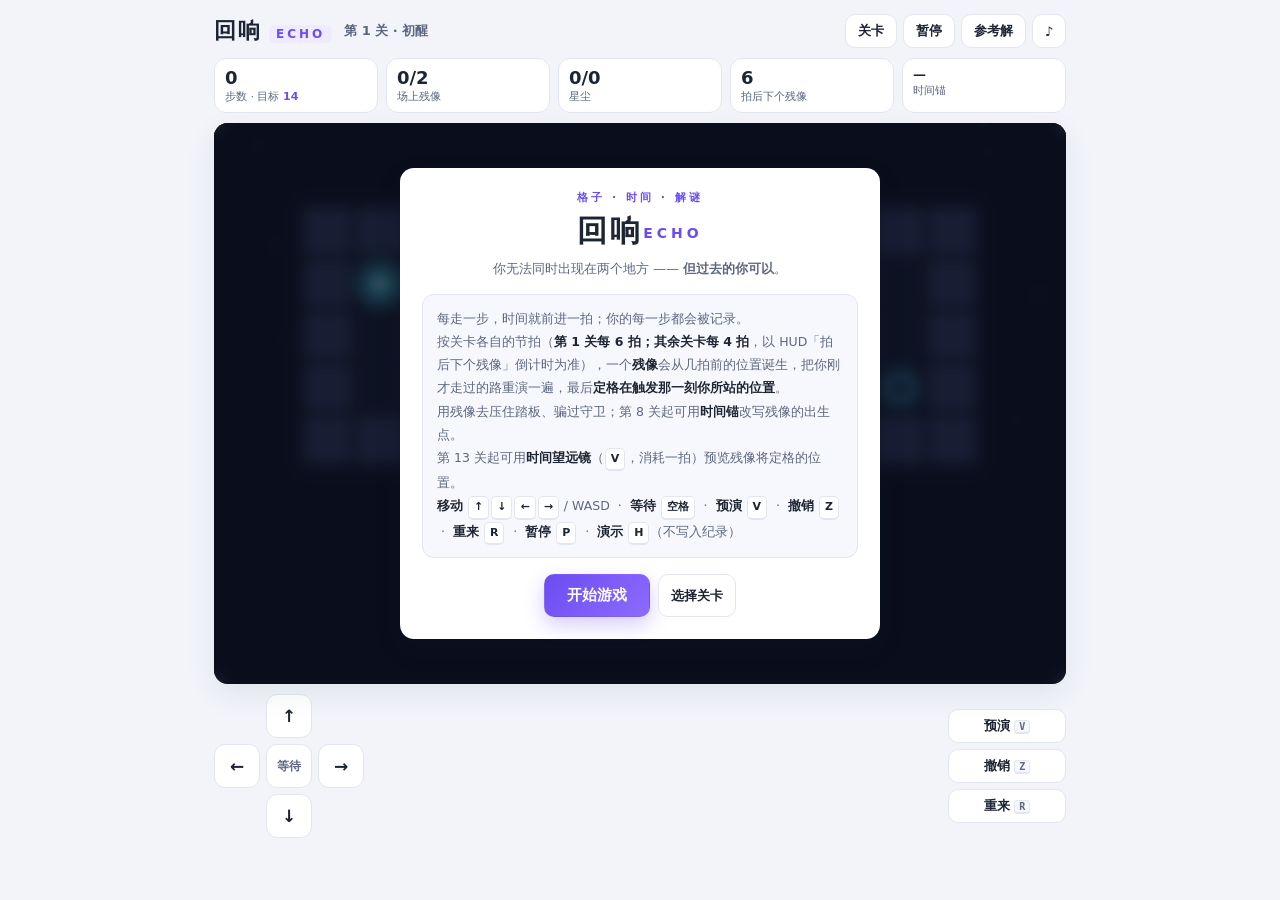
<file: games/hunyuan/index.html>
<!DOCTYPE html>
<html lang="zh-CN">
<head>
<meta charset="utf-8">
<meta name="viewport" content="width=device-width, initial-scale=1, maximum-scale=1, user-scalable=no">
<title>回响 ECHO · 时间残像解谜</title>
<link rel="stylesheet" href="css/style.css">
</head>
<body>
<div class="app">

  <header class="topbar">
    <div class="logo">回响<span>ECHO</span></div>
    <div class="level-tag" id="level-tag">第 1 关 · 初醒</div>
    <div class="top-actions">
      <button class="ghost" id="btn-levels" title="关卡选择">关卡</button>
      <button class="ghost" id="btn-pause" title="暂停 / 继续 (P)">暂停</button>
      <button class="ghost" id="btn-demo" title="观看参考解（不写入纪录）">参考解</button>
      <button class="ghost" id="btn-sound" title="音效开关">♪</button>
    </div>
  </header>

  <div class="hud">
    <div class="stat"><b id="stat-steps">0</b><span>步数 · 目标 <i id="stat-par">0</i></span></div>
    <div class="stat"><b id="stat-echoes">0/0</b><span>场上残像</span></div>
    <div class="stat"><b id="stat-stars">0/0</b><span>星尘</span></div>
    <div class="stat"><b id="stat-next">-</b><span>拍后下个残像</span></div>
    <div class="stat"><b id="stat-anchor">—</b><span>时间锚</span></div>
  </div>

  <div class="stage">
    <canvas id="game"></canvas>
    <div class="overlay hidden" id="overlay"></div>
    <div class="toast hidden" id="toast"></div>
  </div>

  <div class="pad">
    <div class="dpad">
      <button class="pad-btn up"    data-act="U">↑</button>
      <button class="pad-btn left"  data-act="L">←</button>
      <button class="pad-btn wait"  data-act="W">等待</button>
      <button class="pad-btn right" data-act="R">→</button>
      <button class="pad-btn down"  data-act="D">↓</button>
    </div>
    <div class="pad-side">
      <button class="pad-act" id="btn-scope">预演 <kbd>V</kbd></button>
      <button class="pad-act" id="btn-undo">撤销 <kbd>Z</kbd></button>
      <button class="pad-act" id="btn-restart">重来 <kbd>R</kbd></button>
    </div>
  </div>

  <div class="hint" id="hint"></div>
</div>

<script src="js/levels.js"></script>
<script src="js/engine.js"></script>
<script src="js/render.js"></script>
<script src="js/audio.js"></script>
<script src="js/main.js"></script>
</body>
</html>
</file>
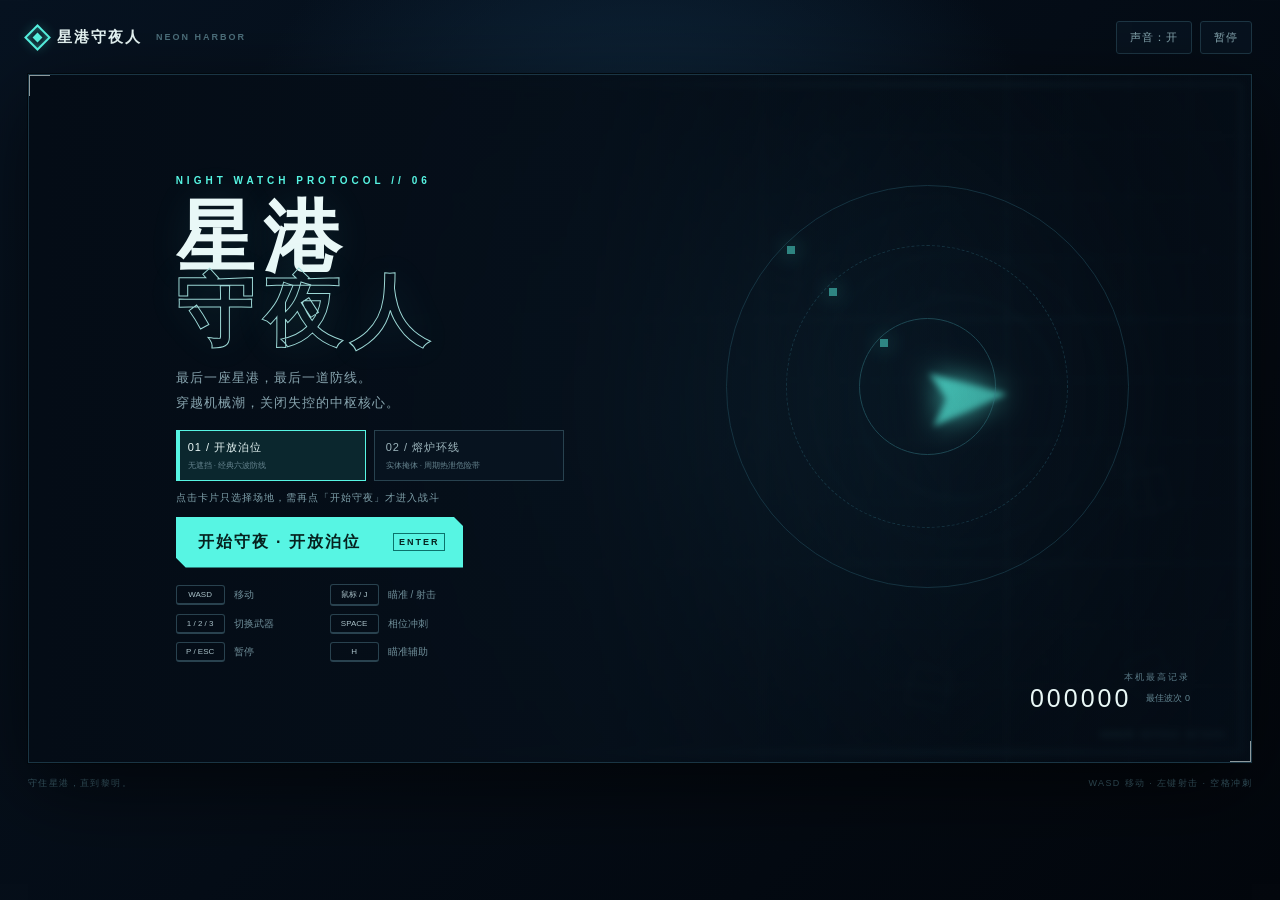
<file: games/kimi/index.html>
<!DOCTYPE html>
<html lang="zh-CN">
<head>
  <meta charset="UTF-8">
  <meta name="viewport" content="width=device-width, initial-scale=1.0, maximum-scale=1.0, user-scalable=no">
  <meta name="theme-color" content="#07111f">
  <title>星港守夜人 · Neon Harbor</title>
  <link rel="stylesheet" href="style.css">
</head>
<body>
  <main id="app">
    <header class="topbar">
      <div class="brand"><span class="brand-mark"></span><span>星港守夜人</span><small>NEON HARBOR</small></div>
      <div class="top-actions">
        <button id="soundBtn" class="icon-btn" aria-label="切换声音">声音：开</button>
        <button id="pauseBtn" class="icon-btn" aria-label="暂停游戏">暂停</button>
      </div>
    </header>

    <section id="gameShell" class="game-shell">
      <canvas id="gameCanvas" width="1280" height="720" aria-label="星港守夜人游戏画面"></canvas>

      <div id="hud" class="hud hidden">
        <div class="hud-left">
          <div class="hud-label"><span>机体完整度</span><strong id="hpText">100 / 100</strong></div>
          <div class="bar hp-bar"><i id="hpFill"></i></div>
          <div class="hud-label xp-label"><span id="levelText">等级 1</span><span id="xpText">0 / 50</span></div>
          <div class="bar xp-bar"><i id="xpFill"></i></div>
        </div>
        <div class="hud-center">
          <span id="waveLabel">第 1 波</span>
          <strong id="waveProgress">0 / 8</strong>
        </div>
        <div class="hud-right">
          <span>同步积分</span>
          <strong id="scoreText">000000</strong>
          <small id="timeText">00:00</small>
        </div>
      </div>

      <div id="bossHud" class="boss-hud hidden">
        <div><span>中枢核心</span><small id="bossPhase">PHASE 01</small></div>
        <div class="bar boss-bar"><i id="bossFill"></i></div>
      </div>

      <div id="dashHud" class="dash-hud hidden">
        <span>SPACE</span><div><b>相位冲刺</b><small id="dashText">就绪</small></div><i id="dashRing"></i>
      </div>

      <div id="weaponHud" class="weapon-hud hidden" aria-label="武器选择">
        <button id="weaponPulse" data-weapon="pulse" class="selected"><kbd>1</kbd><span>脉冲枪<small>精准连射</small></span></button>
        <button id="weaponShotgun" data-weapon="shotgun"><kbd>2</kbd><span>霰弹枪<small>近距爆发</small></span></button>
        <button id="weaponCharge" data-weapon="charge"><kbd>3</kbd><span>蓄能枪<small>按住蓄力 · 松开发射</small></span></button>
        <div class="charge-track"><i id="chargeFill"></i></div>
        <small id="aimAssistText">H 瞄准辅助：关</small>
      </div>

      <div id="announcement" class="announcement hidden"><small id="announceTop">WAVE 01</small><strong id="announceMain">机械潮来袭</strong><span id="announceSub">击败 8 个失控机体</span></div>

      <section id="menuScreen" class="overlay menu-screen">
        <div class="menu-decoration"><i></i><i></i><i></i></div>
        <div class="eyebrow">NIGHT WATCH PROTOCOL // 06</div>
        <h1>星港<br><em>守夜人</em></h1>
        <p class="menu-subtitle">最后一座星港，最后一道防线。<br>穿越机械潮，关闭失控的中枢核心。</p>
        <div class="arena-picker" aria-label="选择作战场地">
          <button id="arenaHarbor" class="arena-card selected" data-arena="harbor"><span>01 / 开放泊位</span><small>无遮挡 · 经典六波防线</small></button>
          <button id="arenaFoundry" class="arena-card" data-arena="foundry"><span>02 / 熔炉环线</span><small>实体掩体 · 周期热泄危险带</small></button>
        </div>
        <p class="arena-hint">点击卡片只选择场地，需再点「开始守夜」才进入战斗</p>
        <button id="startBtn" class="primary-btn"><span>开始守夜 · 开放泊位</span><b>ENTER</b></button>
        <div class="controls-grid">
          <div><kbd>WASD</kbd><span>移动</span></div>
          <div><kbd>鼠标 / J</kbd><span>瞄准 / 射击</span></div>
          <div><kbd>1 / 2 / 3</kbd><span>切换武器</span></div>
          <div><kbd>SPACE</kbd><span>相位冲刺</span></div>
          <div><kbd>P / ESC</kbd><span>暂停</span></div>
          <div><kbd>H</kbd><span>瞄准辅助</span></div>
        </div>
        <div class="record"><span>本机最高记录</span><strong id="bestScore">000000</strong><small id="bestWave">最佳波次 0</small></div>
        <p class="mobile-note">触屏：摇杆移动、自动瞄准射击；右侧切换武器与冲刺，蓄能枪满蓄自动发射</p>
      </section>

      <section id="pauseScreen" class="overlay compact hidden">
        <div class="eyebrow">SYSTEM STANDBY</div>
        <h2>守夜暂停</h2>
        <p>星港会等你回来。</p>
        <button id="resumeBtn" class="primary-btn"><span>继续战斗</span><b>P</b></button>
        <button id="pauseRestartBtn" class="text-btn">重新开始</button>
      </section>

      <section id="levelScreen" class="overlay level-screen hidden">
        <div class="eyebrow">UPLINK ESTABLISHED</div>
        <h2>选择一项强化</h2>
        <p>能量同步完成 · 战场已暂停</p>
        <div id="upgradeCards" class="upgrade-cards"></div>
      </section>

      <section id="endScreen" class="overlay compact hidden">
        <div id="endEyebrow" class="eyebrow">SIGNAL LOST</div>
        <h2 id="endTitle">守夜终止</h2>
        <p id="endDesc">机体信号已消失，但星港仍会记得你。</p>
        <div class="stats">
          <div><span>最终积分</span><strong id="finalScore">0</strong></div>
          <div><span>击败机体</span><strong id="finalKills">0</strong></div>
          <div><span>同步等级</span><strong id="finalLevel">1</strong></div>
          <div><span>坚守时间</span><strong id="finalTime">00:00</strong></div>
        </div>
        <div id="newRecord" class="new-record hidden">NEW PERSONAL RECORD</div>
        <button id="restartBtn" class="primary-btn"><span>再次守夜</span><b>R</b></button>
        <button id="menuBtn" class="text-btn">返回主界面</button>
      </section>

      <div id="touchControls" class="touch-controls hidden">
        <div id="joystick" class="joystick"><i id="stick"></i></div>
        <div class="touch-actions">
          <button id="touchWeapon" class="touch-weapon">脉冲枪<small>切换武器</small></button>
          <button id="touchDash" class="touch-dash">冲刺<small>DASH</small></button>
        </div>
      </div>
      <div id="damageVignette" class="damage-vignette"></div>
    </section>

    <footer class="footer"><span>守住星港，直到黎明。</span><span>WASD 移动 · 左键射击 · 空格冲刺</span></footer>
  </main>
  <script src="game.js"></script>
</body>
</html>
</file>
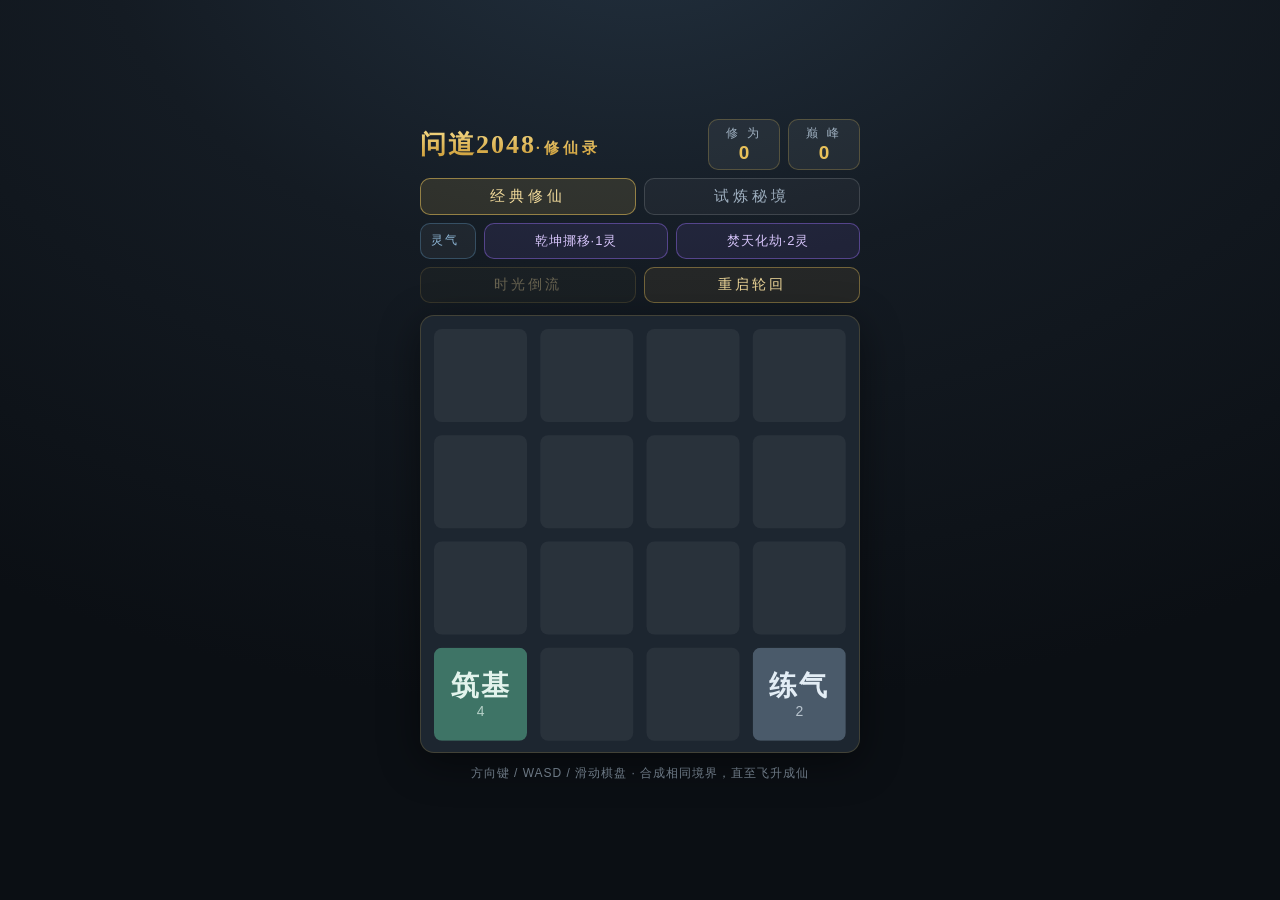
<file: games/qwen/index.html>
<!DOCTYPE html>
<html lang="zh-CN">
<head>
<meta charset="UTF-8">
<meta name="viewport" content="width=device-width, initial-scale=1.0, maximum-scale=1.0, user-scalable=no">
<title>问道2048·修仙录</title>
<link rel="icon" href="data:image/svg+xml,%3Csvg xmlns='http://www.w3.org/2000/svg' viewBox='0 0 64 64'%3E%3Crect width='64' height='64' rx='14' fill='%23141b23'/%3E%3Ccircle cx='32' cy='32' r='22' fill='none' stroke='%23e8c15a' stroke-width='3'/%3E%3Ctext x='32' y='43' font-size='28' text-anchor='middle' fill='%23f5d77a' font-family='KaiTi,STKaiti,serif'%3E%E9%81%93%3C/text%3E%3C/svg%3E">
<style>
  :root { --cell: 90px; --gold: #e8c15a; }
  * { margin: 0; padding: 0; box-sizing: border-box; -webkit-tap-highlight-color: transparent; }
  body {
    background: radial-gradient(1200px 800px at 50% -10%, #22303e 0%, #141b23 45%, #0b0f14 100%);
    color: #dce4ec;
    font-family: "PingFang SC", "Microsoft YaHei", "Noto Sans CJK SC", sans-serif;
    display: flex; align-items: center; justify-content: center;
    min-height: 100vh; padding: 16px;
    touch-action: manipulation; user-select: none; -webkit-user-select: none;
  }
  #app { width: min(94vw, 440px); }

  /* ---------- 头部 ---------- */
  header { display: flex; flex-wrap: wrap; align-items: center; gap: 8px; margin-bottom: 12px; }
  h1 {
    font-size: 26px; letter-spacing: 2px; font-weight: 700;
    font-family: "STKaiti", "KaiTi", "Microsoft YaHei", serif;
    background: linear-gradient(180deg, #f7dd8a, #c9962e);
    -webkit-background-clip: text; background-clip: text; color: transparent;
  }
  h1 .sub { font-size: 15px; letter-spacing: 4px; }
  .scores { margin-left: auto; display: flex; gap: 8px; }
  .score-box {
    background: rgba(255,255,255,.06); border: 1px solid rgba(232,193,90,.25);
    border-radius: 10px; padding: 5px 12px; text-align: center; min-width: 72px;
  }
  .score-box .label { font-size: 12px; color: #9fb0c0; letter-spacing: 3px; }
  .score-box .val { font-size: 19px; font-weight: 700; color: var(--gold); font-variant-numeric: tabular-nums; }

  /* 模式切换 */
  .mode-tabs { display: flex; gap: 8px; width: 100%; }
  .tab {
    flex: 1; padding: 8px 0; border-radius: 10px; font-size: 15px; letter-spacing: 4px;
    border: 1px solid rgba(255,255,255,.14); background: rgba(255,255,255,.04); color: #9fb0c0;
    cursor: pointer; transition: background .15s, color .15s;
  }
  .tab.active { border-color: rgba(232,193,90,.55); background: rgba(232,193,90,.12); color: #f0d99a; }

  /* 挑战信息条 */
  .challenge-info {
    width: 100%; display: flex; gap: 8px; align-items: center; justify-content: space-between;
    background: rgba(120,90,220,.10); border: 1px solid rgba(150,110,240,.35);
    border-radius: 10px; padding: 6px 12px; font-size: 13px; color: #cbb8f5;
  }
  .challenge-info .ch-moves { color: #ffd97a; font-weight: 700; font-variant-numeric: tabular-nums; }
  .hidden { display: none !important; }

  /* 法术栏 */
  .spell-bar { display: flex; gap: 8px; width: 100%; align-items: stretch; }
  .lingqi-box {
    display: flex; align-items: center; gap: 4px; padding: 0 10px;
    background: rgba(255,255,255,.05); border: 1px solid rgba(120,200,255,.25); border-radius: 10px;
  }
  .lingqi-box .lq-label { font-size: 12px; color: #8fb8d8; letter-spacing: 2px; margin-right: 2px; }
  .lq { width: 10px; height: 10px; border-radius: 50%; background: rgba(255,255,255,.12); }
  .lq.on { background: radial-gradient(circle at 35% 35%, #bfeaff, #3fa9f5); box-shadow: 0 0 6px rgba(90,190,255,.8); }
  .spell-btn { flex: 1; padding: 8px 0; font-size: 13px; letter-spacing: 1px; border-radius: 10px; cursor: pointer;
    border: 1px solid rgba(150,110,240,.45); background: rgba(150,110,240,.10); color: #d6c4fa; transition: background .15s; }
  .spell-btn:hover:not(:disabled) { background: rgba(150,110,240,.22); }
  button:disabled { opacity: .38; cursor: default; }

  .controls { display: flex; gap: 8px; width: 100%; }
  .controls button {
    flex: 1; padding: 8px 0; border-radius: 10px;
    border: 1px solid rgba(232,193,90,.4);
    background: rgba(232,193,90,.08); color: #f0d99a;
    font-size: 14px; letter-spacing: 3px; cursor: pointer; transition: background .15s;
  }
  .controls button:hover:not(:disabled) { background: rgba(232,193,90,.18); }

  /* ---------- 棋盘 ---------- */
  #board {
    position: relative; width: 100%;
    background: #1d2630; border-radius: 14px;
    border: 1px solid rgba(232,193,90,.18);
    box-shadow: 0 10px 40px rgba(0,0,0,.45);
    touch-action: none; overflow: hidden;
  }
  .cell { position: absolute; background: rgba(255,255,255,.055); border-radius: 8px; }
  #tiles { position: absolute; inset: 0; }

  .tile { position: absolute; left: 0; top: 0; transition: transform 120ms ease-in-out; will-change: transform; }
  .tile-inner {
    width: 100%; height: 100%; border-radius: 8px;
    display: flex; flex-direction: column; align-items: center; justify-content: center; gap: 2px;
  }
  .tile-inner .realm {
    font-size: calc(var(--cell) * 0.30); font-weight: 700; line-height: 1.1; letter-spacing: 2px;
    font-family: "STKaiti", "KaiTi", "Microsoft YaHei", serif;
  }
  .tile-inner .num { font-size: calc(var(--cell) * 0.15); opacity: .72; line-height: 1; }

  /* 境界配色：由凡入仙 */
  .t2    { background: #4a5a6a; color: #e3edf5; }
  .t4    { background: #3e7466; color: #e2f3ec; }
  .t8    { background: #a9742c; color: #fff4dd; }
  .t16   { background: #b05a30; color: #ffe9dc; }
  .t32   { background: #a83e52; color: #ffe2e9; }
  .t64   { background: #8b3a8f; color: #f4e2ff; }
  .t128  { background: #5f3bb5; color: #e9dfff; box-shadow: 0 0 14px rgba(120,80,220,.35); }
  .t256  { background: #3d49c4; color: #dfe4ff; box-shadow: 0 0 14px rgba(80,100,240,.4); }
  .t512  { background: linear-gradient(135deg, #6d2fae, #9b4fd6); color: #f3e6ff; box-shadow: 0 0 18px rgba(160,90,230,.5); }
  .t1024 { background: linear-gradient(135deg, #2b7fd4, #54c0e8); color: #eaf7ff; box-shadow: 0 0 18px rgba(80,180,240,.55); }
  .t2048 { background: linear-gradient(135deg, #c9962e, #f7d774); color: #4a3208; box-shadow: 0 0 26px rgba(240,200,100,.7); }
  .tmax  { background: linear-gradient(135deg, #f7d774, #ff9d3a, #e05fa0); color: #fff; box-shadow: 0 0 30px rgba(255,180,120,.8); }

  .tile-inner.appear { animation: appear 200ms ease 80ms backwards; }
  .tile-inner.pop { animation: pop 240ms ease; }
  .tile.burning { animation: burn 180ms ease forwards; }
  @keyframes appear { from { transform: scale(0); opacity: 0; } to { transform: scale(1); opacity: 1; } }
  @keyframes pop { 0% { transform: scale(0); } 55% { transform: scale(1.18); } 100% { transform: scale(1); } }
  @keyframes burn { to { transform: scale(0) rotate(45deg); opacity: 0; } }

  /* 突破飘字 */
  #toast {
    position: absolute; left: 50%; top: 42%;
    transform: translate(-50%, -50%) scale(.8);
    font-size: 30px; font-weight: 700; letter-spacing: 6px; white-space: nowrap;
    color: #ffd97a; text-shadow: 0 0 18px rgba(255,200,90,.8);
    opacity: 0; pointer-events: none; z-index: 20;
    font-family: "STKaiti", "KaiTi", "Microsoft YaHei", serif;
  }
  #toast.show { animation: toastAnim 1.5s ease forwards; }
  @keyframes toastAnim {
    0%   { opacity: 0; transform: translate(-50%, -50%) scale(.7); }
    18%  { opacity: 1; transform: translate(-50%, -50%) scale(1.06); }
    30%  { transform: translate(-50%, -50%) scale(1); }
    75%  { opacity: 1; }
    100% { opacity: 0; transform: translate(-50%, -50%) scale(1.05); }
  }

  .hint { margin-top: 12px; text-align: center; font-size: 12px; color: #7d8b99; letter-spacing: 1px; }

  /* ---------- 结算遮罩 ---------- */
  #overlay {
    position: fixed; inset: 0; background: rgba(6,9,13,.72);
    backdrop-filter: blur(3px); -webkit-backdrop-filter: blur(3px);
    display: flex; align-items: center; justify-content: center; z-index: 50;
  }
  .overlay-card {
    background: linear-gradient(180deg, #232d39, #171e27);
    border: 1px solid rgba(232,193,90,.4); border-radius: 16px;
    padding: 30px 36px; text-align: center; max-width: 86vw;
    box-shadow: 0 20px 60px rgba(0,0,0,.6);
  }
  .overlay-card h2 {
    font-size: 28px; letter-spacing: 6px; margin-bottom: 10px; color: #f5d77a;
    font-family: "STKaiti", "KaiTi", "Microsoft YaHei", serif;
  }
  .overlay-card p { color: #a8b6c4; font-size: 14px; margin-bottom: 20px; line-height: 1.7; }
  .overlay-btns { display: flex; gap: 10px; }
  .overlay-btns button {
    flex: 1; min-width: 110px; padding: 9px 6px; border-radius: 10px;
    border: 1px solid rgba(232,193,90,.4); background: rgba(232,193,90,.08);
    color: #f0d99a; font-size: 14px; letter-spacing: 2px; cursor: pointer;
  }
  .overlay-btns button:hover { background: rgba(232,193,90,.18); }

  /* ---------- 试炼秘境面板 ---------- */
  #challengePanel {
    position: fixed; inset: 0; background: rgba(6,9,13,.78);
    backdrop-filter: blur(3px); -webkit-backdrop-filter: blur(3px);
    display: flex; align-items: center; justify-content: center; z-index: 40; padding: 14px;
  }
  .panel-card {
    background: linear-gradient(180deg, #232d39, #151c25);
    border: 1px solid rgba(150,110,240,.4); border-radius: 16px;
    padding: 22px 22px 18px; width: min(94vw, 460px); max-height: 88vh; overflow-y: auto;
    box-shadow: 0 20px 60px rgba(0,0,0,.6);
  }
  .panel-card h2 {
    font-size: 24px; letter-spacing: 8px; text-align: center; margin-bottom: 4px; color: #d6c4fa;
    font-family: "STKaiti", "KaiTi", "Microsoft YaHei", serif;
  }
  .panel-sub { text-align: center; font-size: 12px; color: #7d8b99; margin-bottom: 14px; }
  .ch-item {
    background: rgba(255,255,255,.04); border: 1px solid rgba(255,255,255,.1);
    border-radius: 12px; padding: 10px 12px; margin-bottom: 8px;
  }
  .ch-head { display: flex; align-items: center; justify-content: space-between; margin-bottom: 4px; }
  .ch-name { font-size: 15px; font-weight: 700; color: #e8ddfa; letter-spacing: 1px; }
  .ch-badge { font-size: 11px; padding: 2px 8px; border-radius: 8px; letter-spacing: 1px; }
  .ch-badge.done { background: rgba(232,193,90,.16); border: 1px solid rgba(232,193,90,.5); color: #f0d99a; }
  .ch-badge.todo { background: rgba(255,255,255,.05); border: 1px solid rgba(255,255,255,.15); color: #8b98a5; }
  .ch-desc { font-size: 12px; color: #93a1ae; line-height: 1.6; margin-bottom: 8px; }
  .ch-enter {
    width: 100%; padding: 7px 0; border-radius: 8px; font-size: 13px; letter-spacing: 3px; cursor: pointer;
    border: 1px solid rgba(150,110,240,.45); background: rgba(150,110,240,.12); color: #d6c4fa;
  }
  .ch-enter:hover { background: rgba(150,110,240,.25); }
  .panel-close {
    width: 100%; margin-top: 6px; padding: 9px 0; border-radius: 10px; font-size: 14px; letter-spacing: 4px; cursor: pointer;
    border: 1px solid rgba(232,193,90,.4); background: rgba(232,193,90,.08); color: #f0d99a;
  }
</style>
</head>
<body>
<div id="app">
  <header>
    <h1>问道2048<span class="sub">·修仙录</span></h1>
    <div class="scores">
      <div class="score-box"><div class="label">修 为</div><div class="val" id="score">0</div></div>
      <div class="score-box"><div class="label">巅 峰</div><div class="val" id="best">0</div></div>
    </div>
    <div class="mode-tabs">
      <button id="tabClassic" class="tab active">经典修仙</button>
      <button id="tabChallenge" class="tab">试炼秘境</button>
    </div>
    <div id="challengeInfo" class="challenge-info hidden">
      <span id="chName"></span>
      <span id="chGoal"></span>
      <span id="chMoves" class="ch-moves"></span>
    </div>
    <div class="spell-bar">
      <div class="lingqi-box" title="灵气：施展法术的资粮，每局固定3点，不随撤销之外的途径恢复">
        <span class="lq-label">灵气</span><span id="lqDots"></span>
      </div>
      <button id="spellShiftBtn" class="spell-btn" title="消耗1灵气：随机重排场上所有牌（不改数值），施展后调息2步">乾坤挪移·1灵</button>
      <button id="spellDissolveBtn" class="spell-btn" title="消耗2灵气：移除场上一张最小的牌，施展后调息3步，至少需2张牌">焚天化劫·2灵</button>
    </div>
    <div class="controls">
      <button id="undoBtn">时光倒流</button>
      <button id="restartBtn">重启轮回</button>
    </div>
  </header>

  <div id="board">
    <div id="cells"></div>
    <div id="tiles"></div>
    <div id="toast"></div>
  </div>

  <p class="hint" id="hintText">方向键 / WASD / 滑动棋盘 · 合成相同境界，直至飞升成仙</p>
</div>

<!-- 试炼秘境选关面板 -->
<div id="challengePanel" class="hidden">
  <div class="panel-card">
    <h2>试 炼 秘 境</h2>
    <p class="panel-sub">六方洞天，各有因果 · 通关记录与经典纪录分开保存</p>
    <div id="chList"></div>
    <button id="chClose" class="panel-close">返回洞天</button>
  </div>
</div>

<!-- 结算遮罩 -->
<div id="overlay" class="hidden">
  <div class="overlay-card">
    <h2 id="ovTitle"></h2>
    <p id="ovText"></p>
    <div class="overlay-btns" id="ovBtns"></div>
  </div>
</div>

<script>
"use strict";

/* ================= 配置 ================= */
const SIZE = 4;
const ANIM = 130;              // 移动动画时长(ms)，与 CSS transition 对应
const MAX_UNDO = 20;           // 撤销快照上限（第21次撤销不再响应）
const WIN_VALUE = 2048;
const BEST_KEY = "wd2048_best";              // 经典最高纪录（沿用 v1 键，天然兼容迁移）
const CH_RECORD_KEY = "wd2048_challenges_v1"; // 挑战通关纪录（与经典隔离）
const LINGQI_MAX = 3;          // 每局固定灵气

// 方向向量：0上 1右 2下 3左
const VECS = [ { dr: -1, dc: 0 }, { dr: 0, dc: 1 }, { dr: 1, dc: 0 }, { dr: 0, dc: -1 } ];

// 境界表：数值 -> 名称
const REALMS = {
  2: "练气", 4: "筑基", 8: "金丹", 16: "元婴", 32: "化神", 64: "炼虚",
  128: "合体", 256: "大乘", 512: "渡劫", 1024: "真仙", 2048: "金仙"
};
function realmName(v) { return v > 2048 ? "道祖" : (REALMS[v] || "凡人"); }
function realmClass(v) { return v > 2048 ? "tmax" : ("t" + v); }

// 法术：资源成本 + 调息（冷却，按有效移动计）
const SPELLS = {
  shift:    { name: "乾坤挪移", cost: 1, cooldown: 2 },
  dissolve: { name: "焚天化劫", cost: 2, cooldown: 3 }
};

// 六盘固定挑战：固定初盘 + 固定随机种子（或禁用落子），保证可复现
const CHALLENGES = [
  { id: "c1", name: "试炼一·聚气成丹", goal: 64, moveLimit: null, seed: 11, spawn: true,
    desc: "入门试炼。目标：合成「炼虚」(64)。不限步数，有落子。",
    grid: [[2,2,4,0],[4,8,0,0],[2,4,8,0],[0,0,0,0]] },
  { id: "c2", name: "试炼二·金丹速炼", goal: 256, moveLimit: 100, seed: 22, spawn: true,
    desc: "目标：100步内合成「大乘」(256)。有落子。",
    grid: [[8,8,16,0],[16,32,64,0],[8,16,32,0],[0,0,0,0]] },
  { id: "c3", name: "试炼三·一气化三清", goal: 256, moveLimit: 30, seed: 0, spawn: false,
    desc: "禁落子残局。目标：30步内将现有牌合成「大乘」(256)。",
    grid: [[128,64,32,16],[8,4,2,2],[0,0,0,0],[0,0,0,0]] },
  { id: "c4", name: "试炼四·十面埋伏", goal: 512, moveLimit: 90, seed: 44, spawn: true,
    desc: "散牌埋伏。目标：90步内合成「渡劫」(512)。有落子。",
    grid: [[64,32,16,8],[8,16,32,64],[128,64,0,0],[0,0,0,0]] },
  { id: "c5", name: "试炼五·渡劫生死局", goal: 1024, moveLimit: 80, seed: 55, spawn: true,
    desc: "高阶残局。目标：80步内合成「真仙」(1024)。有落子。",
    grid: [[256,128,64,32],[64,128,256,16],[16,32,64,8],[0,0,0,0]] },
  { id: "c6", name: "试炼六·飞升之路", goal: 2048, moveLimit: 160, seed: 66, spawn: true,
    desc: "终极试炼。目标：160步内合成「金仙」(2048)。有落子。",
    grid: [[512,512,256,128],[256,128,64,32],[0,0,0,0],[0,0,0,0]] }
];

/* ================= 可注入种子的随机源（确定性） ================= */
const Random = {
  state: 1,
  seed(s) { this.state = (s >>> 0) || 1; },
  next() { // mulberry32
    let t = (this.state = (this.state + 0x6D2B79F5) | 0);
    t = Math.imul(t ^ (t >>> 15), t | 1);
    t ^= t + Math.imul(t ^ (t >>> 7), t | 61);
    return ((t ^ (t >>> 14)) >>> 0) / 4294967296;
  }
};

/* ================= 状态 ================= */
let grid;                 // grid[r][c] = Tile | null
let score = 0;
let best = loadBest();
let mode = "classic";     // "classic" | "c1".."c6"
let movesLeft = null;     // 限步挑战的剩余步数
let movesUsed = 0;        // 本局已用步数
let lingqi = LINGQI_MAX;  // 灵气资源
let cdShift = 0, cdDissolve = 0; // 法术调息（剩余冷却移动数）
let over = false;         // 结算中，锁定输入
let animating = false;    // 动画锁（表现层）
let wonShown = false;     // 是否已弹过飞升结算
let keepPlaying = false;  // 胜利后选择继续
let highest = 0;          // 本局最高境界（突破飘字用）
let history = [];         // 撤销快照栈
let officialRun = true;   // 正式局标志；调试入口会置假，阻止写入纪录/存档
let tileId = 0;

function Tile(row, col, value) {
  this.id = ++tileId;
  this.row = row; this.col = col; this.value = value;
  this.el = null;
  this.mergedThisTurn = false;
}
function currentChallenge() {
  return mode === "classic" ? null : CHALLENGES.find(c => c.id === mode);
}

/* ================= DOM 引用 ================= */
const boardEl = document.getElementById("board");
const cellsEl = document.getElementById("cells");
const tilesEl = document.getElementById("tiles");
const toastEl = document.getElementById("toast");
const scoreEl = document.getElementById("score");
const bestEl = document.getElementById("best");
const overlayEl = document.getElementById("overlay");
const ovTitleEl = document.getElementById("ovTitle");
const ovTextEl = document.getElementById("ovText");
const ovBtnsEl = document.getElementById("ovBtns");
const panelEl = document.getElementById("challengePanel");
const chListEl = document.getElementById("chList");
const challengeInfoEl = document.getElementById("challengeInfo");
const chNameEl = document.getElementById("chName");
const chGoalEl = document.getElementById("chGoal");
const chMovesEl = document.getElementById("chMoves");
const tabClassicEl = document.getElementById("tabClassic");
const tabChallengeEl = document.getElementById("tabChallenge");
const spellShiftBtnEl = document.getElementById("spellShiftBtn");
const spellDissolveBtnEl = document.getElementById("spellDissolveBtn");
const undoBtnEl = document.getElementById("undoBtn");
const restartBtnEl = document.getElementById("restartBtn");
const hintTextEl = document.getElementById("hintText");

/* ================= 布局 ================= */
let cellSize = 90, gap = 10;

function layout() {
  const w = boardEl.clientWidth;
  boardEl.style.height = w + "px";
  gap = Math.max(8, Math.round(w * 0.03));
  cellSize = (w - gap * (SIZE + 1)) / SIZE;
  boardEl.style.setProperty("--cell", cellSize + "px");
  const cells = cellsEl.children;
  for (let i = 0; i < cells.length; i++) {
    const r = (i / SIZE) | 0, c = i % SIZE;
    const el = cells[i];
    el.style.width = el.style.height = cellSize + "px";
    const p = posOf(r, c);
    el.style.transform = "translate(" + p.x + "px," + p.y + "px)";
  }
  if (grid) eachTile(t => positionTile(t));
}
function posOf(r, c) {
  return { x: gap + c * (cellSize + gap), y: gap + r * (cellSize + gap) };
}
function positionTile(t) {
  if (!t.el) return;
  t.el.style.width = t.el.style.height = cellSize + "px";
  const p = posOf(t.row, t.col);
  t.el.style.transform = "translate(" + p.x + "px," + p.y + "px)";
}
function eachTile(fn) {
  for (let r = 0; r < SIZE; r++)
    for (let c = 0; c < SIZE; c++)
      if (grid[r][c]) fn(grid[r][c]);
}

/* ================= 渲染 ================= */
function createTileEl(tile, anim) {
  const el = document.createElement("div");
  el.className = "tile";
  const inner = document.createElement("div");
  inner.className = "tile-inner " + realmClass(tile.value) + (anim ? (" " + anim) : "");
  const realm = document.createElement("span");
  realm.className = "realm";
  realm.textContent = realmName(tile.value);
  const num = document.createElement("span");
  num.className = "num";
  num.textContent = tile.value;
  inner.appendChild(realm);
  inner.appendChild(num);
  el.appendChild(inner);
  tilesEl.appendChild(el);
  tile.el = el;
  positionTile(tile);
}
function rebuildDomFromGrid() {
  tilesEl.innerHTML = "";
  eachTile(t => createTileEl(t, null));
}

function updateScoreUI() {
  scoreEl.textContent = score;
  bestEl.textContent = best;
}
/* 巅峰为跨局数据：仅正式局刷新；撤销/调试/重开不回退（逻辑层保证纯逻辑路径同样生效） */
function updateBestRecord() {
  if (officialRun && score > best) { best = score; saveBest(); }
}

function updateSpellUI() {
  const dots = document.getElementById("lqDots");
  dots.innerHTML = "";
  for (let i = 0; i < LINGQI_MAX; i++) {
    const d = document.createElement("span");
    d.className = "lq" + (i < lingqi ? " on" : "");
    dots.appendChild(d);
  }
  spellShiftBtnEl.textContent = cdShift > 0 ? ("乾坤挪移·调息" + cdShift) : "乾坤挪移·1灵";
  spellShiftBtnEl.disabled = lingqi < SPELLS.shift.cost || cdShift > 0 || animating || over;
  spellDissolveBtnEl.textContent = cdDissolve > 0 ? ("焚天化劫·调息" + cdDissolve) : "焚天化劫·2灵";
  spellDissolveBtnEl.disabled = lingqi < SPELLS.dissolve.cost || cdDissolve > 0 || animating || over;
  undoBtnEl.disabled = animating || history.length === 0;
}

function updateChallengeInfo() {
  const cfg = currentChallenge();
  if (!cfg) {
    challengeInfoEl.classList.add("hidden");
    hintTextEl.textContent = "方向键 / WASD / 滑动棋盘 · 合成相同境界，直至飞升成仙";
  } else {
    challengeInfoEl.classList.remove("hidden");
    chNameEl.textContent = cfg.name;
    chGoalEl.textContent = "目标：" + realmName(cfg.goal) + "(" + cfg.goal + ")";
    chMovesEl.textContent = cfg.moveLimit === null ? "不限步" : ("余 " + movesLeft + " 步");
    hintTextEl.textContent = "方向键 / WASD / 滑动棋盘 · 完成试炼目标";
  }
  tabClassicEl.classList.toggle("active", mode === "classic");
  tabChallengeEl.classList.toggle("active", mode !== "classic");
}

function refreshUI() {
  updateScoreUI();
  updateSpellUI();
  updateChallengeInfo();
}

let toastTimer = null;
function toast(text) {
  toastEl.textContent = text;
  toastEl.classList.remove("show");
  void toastEl.offsetWidth; // 强制重排，重新触发动画
  toastEl.classList.add("show");
  clearTimeout(toastTimer);
  toastTimer = setTimeout(() => toastEl.classList.remove("show"), 1500);
}

/* ================= 音效（WebAudio 极简合成，失败自动静音） ================= */
let audioCtx = null;
function tone(freq, dur, type, gain) {
  try {
    audioCtx = audioCtx || new (window.AudioContext || window.webkitAudioContext)();
    const o = audioCtx.createOscillator(), g = audioCtx.createGain();
    o.type = type || "sine";
    o.frequency.value = freq;
    g.gain.setValueAtTime(gain || 0.12, audioCtx.currentTime);
    g.gain.exponentialRampToValueAtTime(0.001, audioCtx.currentTime + dur);
    o.connect(g); g.connect(audioCtx.destination);
    o.start(); o.stop(audioCtx.currentTime + dur);
  } catch (e) { /* 无声降级 */ }
}
function soundMerge(v) { tone(240 + Math.log2(v) * 55, 0.09, "triangle", 0.12); }
function soundWin() { [523, 659, 784, 1047].forEach((f, i) => setTimeout(() => tone(f, 0.16, "sine", 0.14), i * 120)); }
function soundLose() { tone(150, 0.35, "sawtooth", 0.07); }

/* ================= 存档（按模式隔离） ================= */
function loadBest() { try { return +localStorage.getItem(BEST_KEY) || 0; } catch (e) { return 0; } }
function saveBest() { try { localStorage.setItem(BEST_KEY, String(best)); } catch (e) { } }
function loadChRecords() { try { return JSON.parse(localStorage.getItem(CH_RECORD_KEY)) || {}; } catch (e) { return {}; } }
function saveChRecords(rec) { try { localStorage.setItem(CH_RECORD_KEY, JSON.stringify(rec)); } catch (e) { } }
function recordChallengeClear(chId, usedMoves) {
  if (!officialRun) return; // 调试局不写通关证据
  const rec = loadChRecords();
  const prev = rec[chId];
  if (!prev) rec[chId] = { cleared: true, bestMoves: usedMoves };
  else { rec[chId].cleared = true; if (usedMoves < prev.bestMoves) rec[chId].bestMoves = usedMoves; }
  saveChRecords(rec);
}

/* ================= 纯逻辑层 ================= */
function emptyGrid() {
  const g = [];
  for (let r = 0; r < SIZE; r++) { g.push([]); for (let c = 0; c < SIZE; c++) g[r].push(null); }
  return g;
}

function spawnTile() {
  const empties = [];
  for (let r = 0; r < SIZE; r++)
    for (let c = 0; c < SIZE; c++)
      if (!grid[r][c]) empties.push([r, c]);
  if (!empties.length) return null;
  const [r, c] = empties[Math.floor(Random.next() * empties.length)];
  const t = new Tile(r, c, Random.next() < 0.9 ? 2 : 4);
  grid[r][c] = t;
  return t;
}

function canMove() {
  for (let r = 0; r < SIZE; r++)
    for (let c = 0; c < SIZE; c++) {
      const t = grid[r][c];
      if (!t) return true;
      if (r + 1 < SIZE && grid[r + 1][c] && grid[r + 1][c].value === t.value) return true;
      if (c + 1 < SIZE && grid[r][c + 1] && grid[r][c + 1].value === t.value) return true;
    }
  return false;
}

/* ---- 快照：完整局内状态一起回滚（P0） ---- */
function captureSnapshot() {
  return {
    values: grid.map(row => row.map(t => (t ? t.value : 0))),
    score: score, mode: mode,
    wonShown: wonShown, keepPlaying: keepPlaying, highest: highest,
    lingqi: lingqi, cdShift: cdShift, cdDissolve: cdDissolve,
    movesLeft: movesLeft, movesUsed: movesUsed,
    rngState: Random.state
  };
}
function pushSnapshot() {
  history.push(captureSnapshot());
  if (history.length > MAX_UNDO) history.shift(); // 上限策略：丢弃最旧
}
function restoreSnapshot(snap) {
  grid = emptyGrid();
  for (let r = 0; r < SIZE; r++)
    for (let c = 0; c < SIZE; c++) {
      const v = snap.values[r][c];
      if (v) grid[r][c] = new Tile(r, c, v);
    }
  score = snap.score; mode = snap.mode;
  wonShown = snap.wonShown; keepPlaying = snap.keepPlaying; highest = snap.highest;
  lingqi = snap.lingqi; cdShift = snap.cdShift; cdDissolve = snap.cdDissolve;
  movesLeft = snap.movesLeft; movesUsed = snap.movesUsed;
  Random.state = snap.rngState;
  over = false;
}

// 依据方向生成遍历顺序（始终从目标边缘一侧开始）
function buildTraversals(vec) {
  const rows = [0, 1, 2, 3], cols = [0, 1, 2, 3];
  if (vec.dr === 1) rows.reverse();
  if (vec.dc === 1) cols.reverse();
  return { rows, cols };
}

/* 纯逻辑移动：成功返回结果对象，无效返回 null（不产生任何状态变化） */
function applyMove(dir) {
  if (over) return null;
  const snap = captureSnapshot(); // 必须在移动循环前捕获：循环会原地修改棋盘
  const vec = VECS[dir];
  const { rows, cols } = buildTraversals(vec);
  const movedTiles = [];   // 仅位移的牌
  const mergeEvents = [];  // 合成事件
  let moved = false;

  eachTile(t => t.mergedThisTurn = false);

  for (const r of rows) {
    for (const c of cols) {
      const tile = grid[r][c];
      if (!tile) continue;
      let nr = r, nc = c;
      for (;;) {
        const tr = nr + vec.dr, tc = nc + vec.dc;
        if (tr < 0 || tr >= SIZE || tc < 0 || tc >= SIZE || grid[tr][tc]) break;
        nr = tr; nc = tc;
      }
      const tr = nr + vec.dr, tc = nc + vec.dc;
      let target = null;
      if (tr >= 0 && tr < SIZE && tc >= 0 && tc < SIZE) {
        const other = grid[tr][tc];
        if (other && other.value === tile.value && !other.mergedThisTurn) target = other;
      }
      if (target) {
        grid[r][c] = null;
        tile.row = target.row; tile.col = target.col;
        const result = new Tile(target.row, target.col, tile.value * 2);
        result.mergedThisTurn = true;      // 本回合新合成的牌不可再次合成
        grid[target.row][target.col] = result;
        mergeEvents.push({ a: tile, b: target, result });
        moved = true;
      } else if (nr !== r || nc !== c) {
        grid[r][c] = null;
        grid[nr][nc] = tile;
        tile.row = nr; tile.col = nc;
        movedTiles.push(tile);
        moved = true;
      }
    }
  }

  if (!moved) return null; // 无效移动：不生成牌、不改结算状态

  history.push(snap);
  if (history.length > MAX_UNDO) history.shift(); // 上限策略：丢弃最旧
  movesUsed++;
  if (movesLeft !== null) movesLeft--;
  if (cdShift > 0) cdShift--;
  if (cdDissolve > 0) cdDissolve--;

  const cfg = currentChallenge();
  const spawned = (!cfg || cfg.spawn) ? spawnTile() : null;

  let winPending = false, goalReached = false, maxValue = 0;
  for (const m of mergeEvents) {
    score += m.result.value;
    if (m.result.value > highest) highest = m.result.value;
    if (m.result.value >= WIN_VALUE && !wonShown) winPending = true;
    if (m.result.value > maxValue) maxValue = m.result.value;
  }
  if (cfg && maxValue >= cfg.goal) goalReached = true;

  updateBestRecord();
  return { movedTiles, mergeEvents, spawned, winPending, goalReached, maxValue };
}

/* 结算优先级：挑战达成 > 首次2048 > 死局 > 步数耗尽（P0 集中整理） */
function settleAfterMove(res) {
  const cfg = currentChallenge();
  if (cfg && res.goalReached) {
    over = true;
    recordChallengeClear(mode, movesUsed);
    soundWin();
    showOverlay("challenge-clear");
    return;
  }
  if (res.winPending) {
    wonShown = true; over = true;
    soundWin();
    showOverlay("win");
    return;
  }
  if (!canMove()) {
    over = true;
    soundLose();
    showOverlay("lose");
    return;
  }
  if (cfg && cfg.moveLimit !== null && movesLeft === 0) {
    over = true;
    soundLose();
    showOverlay("nomoves");
  }
}

/* 无效移动的安全网：盘面已无合法步时必须能进入失败结算，不能被永久锁住（P0 修复） */
function onInvalidMove() {
  if (!over && !canMove()) {
    over = true;
    soundLose();
    showOverlay("lose");
  }
}

/* ================= 法术（有资源成本与调息边界，进入同一撤销历史） ================= */
function applySpell(key) {
  if (over) return null;
  const tiles = [];
  eachTile(t => tiles.push(t));
  if (key === "shift") {
    if (lingqi < SPELLS.shift.cost || cdShift > 0 || tiles.length < 2) return null;
    pushSnapshot();
    lingqi -= SPELLS.shift.cost;
    cdShift = SPELLS.shift.cooldown;
    // Fisher-Yates 洗牌 16 个格位（使用种子随机源，可撤销、可复现）
    const cells = [];
    for (let r = 0; r < SIZE; r++) for (let c = 0; c < SIZE; c++) cells.push([r, c]);
    for (let i = cells.length - 1; i > 0; i--) {
      const j = Math.floor(Random.next() * (i + 1));
      const tmp = cells[i]; cells[i] = cells[j]; cells[j] = tmp;
    }
    grid = emptyGrid();
    tiles.forEach((t, i) => {
      const r = cells[i][0], c = cells[i][1];
      t.row = r; t.col = c;
      grid[r][c] = t;
    });
    return { key };
  }
  if (key === "dissolve") {
    if (lingqi < SPELLS.dissolve.cost || cdDissolve > 0 || tiles.length < 2) return null;
    pushSnapshot();
    lingqi -= SPELLS.dissolve.cost;
    cdDissolve = SPELLS.dissolve.cooldown;
    let min = Infinity;
    eachTile(t => { if (t.value < min) min = t.value; });
    const cands = [];
    eachTile(t => { if (t.value === min) cands.push(t); });
    const victim = cands[Math.floor(Random.next() * cands.length)];
    grid[victim.row][victim.col] = null;
    return { key, victim };
  }
  return null;
}

function castSpell(key) {
  if (animating) return false;
  const res = applySpell(key);
  if (!res) return false;
  animating = true;
  if (res.key === "shift") {
    eachTile(t => positionTile(t));
    tone(330, 0.1, "sine", 0.1);
  } else {
    if (res.victim.el) res.victim.el.classList.add("burning");
    tone(180, 0.2, "sawtooth", 0.07);
  }
  refreshUI();
  setTimeout(() => {
    if (res.key === "dissolve" && res.victim.el) res.victim.el.remove();
    animating = false;
    updateSpellUI();
    // 重排可能产生死局：同样必须进入失败结算
    if (!over && !canMove()) { over = true; soundLose(); showOverlay("lose"); }
  }, ANIM + 40);
  return true;
}

/* ================= 开局 / 重开 / 撤销 ================= */
function resetCommonState() {
  history = [];
  score = 0; over = false; wonShown = false; keepPlaying = false; highest = 0;
  lingqi = LINGQI_MAX; cdShift = 0; cdDissolve = 0;
  movesUsed = 0;
  hideOverlay();
}

function startClassic(official) {
  if (animating) return;
  officialRun = official !== false;
  mode = "classic";
  movesLeft = null;
  resetCommonState();
  Random.seed(((Date.now() & 0xffffffff) ^ Math.floor(Math.random() * 0x100000000)) >>> 0);
  grid = emptyGrid();
  tilesEl.innerHTML = "";
  const a = spawnTile(), b = spawnTile();
  createTileEl(a, "appear");
  createTileEl(b, "appear");
  closeChallengePanel();
  refreshUI();
}

function startChallenge(id, official) {
  if (animating) return;
  const cfg = CHALLENGES.find(c => c.id === id);
  if (!cfg) return;
  officialRun = official !== false;
  mode = cfg.id;
  movesLeft = cfg.moveLimit;
  resetCommonState();
  Random.seed(cfg.spawn ? cfg.seed : 1);
  grid = emptyGrid();
  tilesEl.innerHTML = "";
  for (let r = 0; r < SIZE; r++)
    for (let c = 0; c < SIZE; c++) {
      const v = cfg.grid[r][c];
      if (!v) continue;
      const t = new Tile(r, c, v);
      grid[r][c] = t;
      createTileEl(t, "appear");
    }
  closeChallengePanel();
  refreshUI();
}

function restart() {
  if (mode === "classic") startClassic();
  else startChallenge(mode);
}

function undo() {
  if (animating || !history.length) return false;
  const snap = history.pop();
  restoreSnapshot(snap);      // 逻辑层完整恢复（含胜利状态/灵气/随机源）
  rebuildDomFromGrid();       // 表现层重建
  hideOverlay();
  refreshUI();
  return true;
}

/* ================= 结算界面 ================= */
function showOverlay(kind) {
  overlayEl.dataset.kind = kind;
  ovBtnsEl.innerHTML = "";
  const cfg = currentChallenge();
  if (kind === "win") {
    ovTitleEl.textContent = "飞 升 成 仙";
    ovTextEl.innerHTML = "你合成「金仙」，得道飞升！<br>此番修行，修为 <b style='color:#f5d77a'>" + score + "</b>";
    addBtn("继续修行", () => {
      over = false; keepPlaying = true; hideOverlay();
      // P0：继续后若盘面已无合法步，立即转入失败结算，不得锁死
      if (!canMove()) { over = true; soundLose(); showOverlay("lose"); }
    });
    addBtn("再入轮回", () => startClassic());
  } else if (kind === "challenge-clear") {
    ovTitleEl.textContent = "试 炼 达 成";
    ovTextEl.innerHTML = "「" + cfg.name + "」通关！<br>共用 <b style='color:#f5d77a'>" + movesUsed + "</b> 步，修为 <b style='color:#f5d77a'>" + score + "</b>";
    addBtn("再战此关", () => startChallenge(mode));
    addBtn("返回秘境", () => { hideOverlay(); openChallengePanel(); });
  } else if (kind === "nomoves") {
    ovTitleEl.textContent = "劫 数 已 尽";
    ovTextEl.innerHTML = "步数耗尽，试炼未成。<br>此番修行，修为 <b style='color:#f5d77a'>" + score + "</b>";
    addBtn("时光倒流", () => undo());
    addBtn("再战此关", () => startChallenge(mode));
  } else { // lose
    ovTitleEl.textContent = "道 消 身 陨";
    ovTextEl.innerHTML = (cfg ? "洞天困死，试炼失败。" : "洞天已满，仙路断绝。") +
      "<br>此番修行，修为 <b style='color:#f5d77a'>" + score + "</b>";
    addBtn("时光倒流", () => undo());
    addBtn(cfg ? "再战此关" : "再入轮回", () => restart());
  }
  overlayEl.classList.remove("hidden");
}
function addBtn(text, fn) {
  const b = document.createElement("button");
  b.textContent = text;
  b.addEventListener("click", fn);
  ovBtnsEl.appendChild(b);
}
function hideOverlay() { overlayEl.classList.add("hidden"); delete overlayEl.dataset.kind; }

/* ================= 试炼秘境面板 ================= */
function openChallengePanel() {
  const rec = loadChRecords();
  chListEl.innerHTML = "";
  for (const cfg of CHALLENGES) {
    const item = document.createElement("div");
    item.className = "ch-item";
    const done = rec[cfg.id] && rec[cfg.id].cleared;
    const head = document.createElement("div");
    head.className = "ch-head";
    const name = document.createElement("span");
    name.className = "ch-name";
    name.textContent = cfg.name;
    const badge = document.createElement("span");
    badge.className = "ch-badge " + (done ? "done" : "todo");
    badge.textContent = done ? ("已通关·最佳" + rec[cfg.id].bestMoves + "步") : "未通关";
    head.appendChild(name); head.appendChild(badge);
    const desc = document.createElement("div");
    desc.className = "ch-desc";
    desc.textContent = cfg.desc;
    const enter = document.createElement("button");
    enter.className = "ch-enter";
    enter.textContent = "入 定 挑 战";
    enter.addEventListener("click", () => startChallenge(cfg.id));
    item.appendChild(head); item.appendChild(desc); item.appendChild(enter);
    chListEl.appendChild(item);
  }
  panelEl.classList.remove("hidden");
}
function closeChallengePanel() { panelEl.classList.add("hidden"); }

/* ================= 带表现层的移动入口 ================= */
function move(dir) {
  if (animating || over) return;
  const highestBefore = highest;
  const res = applyMove(dir);
  if (!res) { onInvalidMove(); return; }

  animating = true;
  for (const t of res.movedTiles) positionTile(t);
  for (const m of res.mergeEvents) positionTile(m.a);
  if (highest > highestBefore) toast("突破！" + realmName(highest) + "境");
  if (res.mergeEvents.length) soundMerge(res.mergeEvents[res.mergeEvents.length - 1].result.value);
  refreshUI();

  setTimeout(() => {
    for (const m of res.mergeEvents) {
      if (m.a.el) m.a.el.remove();
      if (m.b.el) m.b.el.remove();
      createTileEl(m.result, "pop");
    }
    if (res.spawned) createTileEl(res.spawned, "appear");
    animating = false;
    updateSpellUI();
    settleAfterMove(res);
  }, ANIM + 20);
}

/* ================= 输入 ================= */
const KEY_MAP = {
  ArrowUp: 0, KeyW: 0,
  ArrowRight: 1, KeyD: 1,
  ArrowDown: 2, KeyS: 2,
  ArrowLeft: 3, KeyA: 3
};
document.addEventListener("keydown", e => {
  const dir = KEY_MAP[e.code];
  if (dir === undefined) return;
  e.preventDefault();
  move(dir);
});

let touchStart = null;
boardEl.addEventListener("touchstart", e => {
  touchStart = { x: e.touches[0].clientX, y: e.touches[0].clientY };
}, { passive: true });
boardEl.addEventListener("touchend", e => {
  if (!touchStart) return;
  const dx = e.changedTouches[0].clientX - touchStart.x;
  const dy = e.changedTouches[0].clientY - touchStart.y;
  touchStart = null;
  if (Math.max(Math.abs(dx), Math.abs(dy)) < 24) return;
  move(Math.abs(dx) > Math.abs(dy) ? (dx > 0 ? 1 : 3) : (dy > 0 ? 2 : 0));
});

undoBtnEl.addEventListener("click", undo);
restartBtnEl.addEventListener("click", restart);
spellShiftBtnEl.addEventListener("click", () => castSpell("shift"));
spellDissolveBtnEl.addEventListener("click", () => castSpell("dissolve"));
tabClassicEl.addEventListener("click", () => { if (mode !== "classic") startClassic(); });
tabChallengeEl.addEventListener("click", () => openChallengePanel());
document.getElementById("chClose").addEventListener("click", closeChallengePanel);
window.addEventListener("resize", layout);

/* ================= 调试/测试钩子（非正式：不写纪录与存档） ================= */
function markDebug() { officialRun = false; }
window.__wd2048 = {
  // 纯逻辑（同步，无动画时序依赖）：applyMove+settle 构成一步完整移动
  applyMove, settleAfterMove, canMove, undo,
  setGrid(values) {
    markDebug();
    grid = emptyGrid();
    for (let r = 0; r < SIZE; r++)
      for (let c = 0; c < SIZE; c++) {
        const v = values[r][c];
        if (v) grid[r][c] = new Tile(r, c, v);
      }
    over = false;
    rebuildDomFromGrid();
    hideOverlay();
    refreshUI();
  },
  startClassic() { markDebug(); startClassic(false); },
  startChallenge(id) { markDebug(); startChallenge(id, false); },
  castSpell(key) { markDebug(); return castSpell(key); },
  applySpellRaw(key) { markDebug(); return applySpell(key); },
  seed(s) { markDebug(); Random.seed(s); },
  continueAfterWin() { markDebug(); over = false; keepPlaying = true; hideOverlay(); if (!canMove()) { over = true; showOverlay("lose"); } },
  getState() {
    return {
      mode, score, best, over, animating, wonShown, keepPlaying, highest,
      lingqi, cdShift, cdDissolve, movesLeft, movesUsed,
      rngState: Random.state, officialRun, historyLen: history.length,
      values: grid.map(row => row.map(t => (t ? t.value : 0))),
      overlay: overlayEl.dataset.kind || null
    };
  }
};

/* ================= 启动 ================= */
(function init() {
  for (let i = 0; i < SIZE * SIZE; i++) {
    const el = document.createElement("div");
    el.className = "cell";
    cellsEl.appendChild(el);
  }
  grid = emptyGrid();
  layout();
  startClassic();
})();
</script>
</body>
</html>
</file>
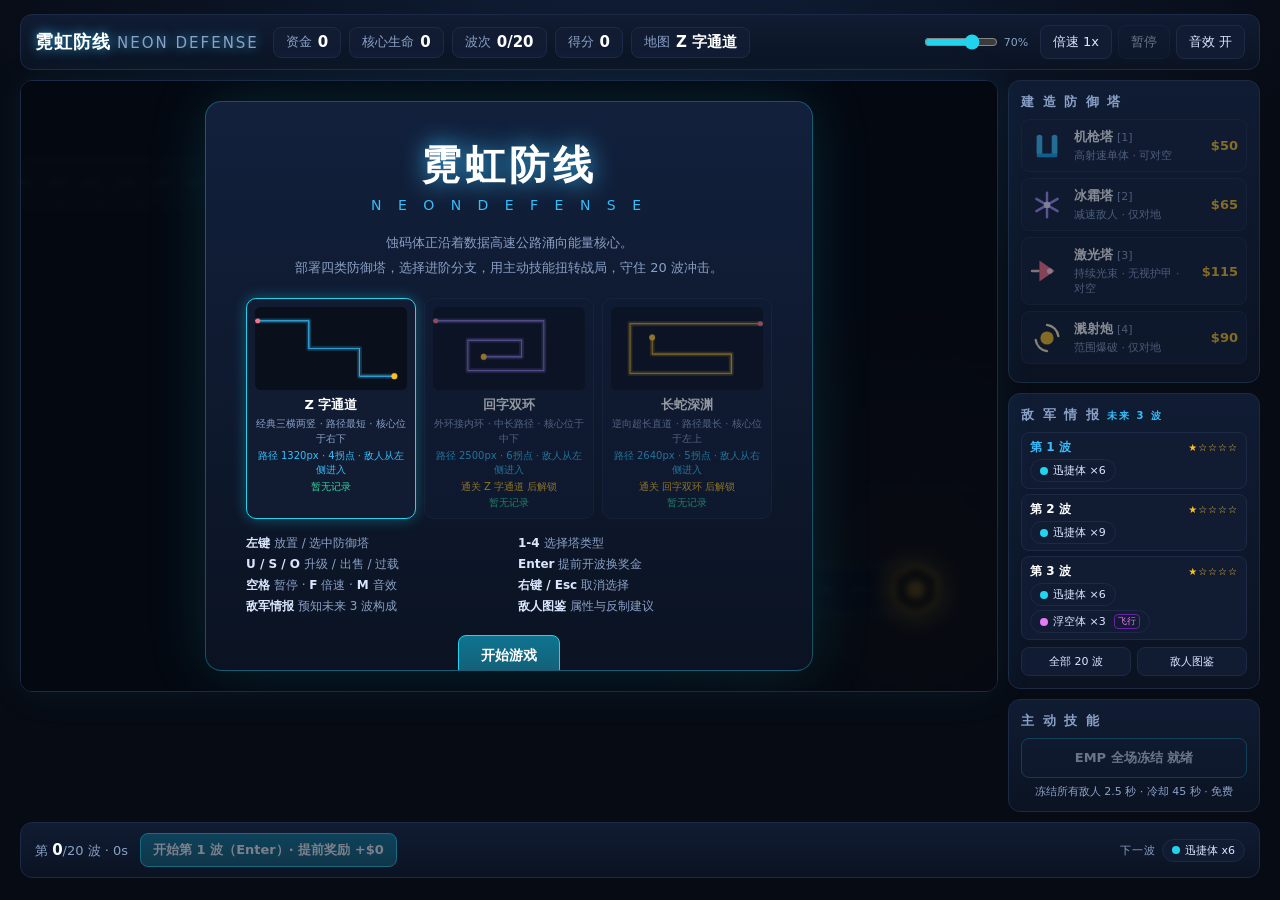
<file: games/step/index.html>
<!DOCTYPE html>
<html lang="zh-CN">
<head>
<meta charset="UTF-8" />
<meta name="viewport" content="width=device-width, initial-scale=1.0" />
<title>霓虹防线 NEON DEFENSE</title>
<style>
:root{
  --bg:#070b14; --panel:#0d1526; --panel2:#111c33; --line:#1d2a45;
  --txt:#dbe7ff; --dim:#8aa0c6; --acc:#38bdf8; --gold:#fbbf24; --red:#fb7185; --green:#34d399;
}
*{box-sizing:border-box;margin:0;padding:0}
body{
  background:radial-gradient(1200px 700px at 50% -10%, #10203c 0%, var(--bg) 60%);
  color:var(--txt);font-family:"Segoe UI","Microsoft YaHei",system-ui,sans-serif;
  min-height:100vh;display:flex;justify-content:center;padding:14px;
}
#app{width:100%;max-width:1240px;display:flex;flex-direction:column;gap:10px}

/* ---------- 顶栏 ---------- */
#topbar{
  display:flex;align-items:center;gap:14px;flex-wrap:wrap;
  background:linear-gradient(180deg,#101c33,#0b1322);
  border:1px solid var(--line);border-radius:12px;padding:10px 14px;
}
.brand{font-size:18px;font-weight:800;letter-spacing:1px;color:#fff;
  text-shadow:0 0 12px rgba(56,189,248,.8);white-space:nowrap}
.brand small{color:var(--dim);font-weight:400;letter-spacing:2px;margin-left:6px}
.stats{display:flex;gap:8px;flex-wrap:wrap;flex:1}
.stat{background:var(--panel2);border:1px solid var(--line);border-radius:8px;
  padding:5px 12px;font-size:13px;color:var(--dim);display:flex;gap:6px;align-items:center}
.stat b{color:#fff;font-size:15px;font-variant-numeric:tabular-nums}
.stat.danger{border-color:var(--red);animation:pulse 1s infinite}
@keyframes pulse{50%{border-color:transparent}}
.ctrls{display:flex;gap:6px}
button{
  font-family:inherit;color:var(--txt);background:var(--panel2);
  border:1px solid var(--line);border-radius:8px;padding:7px 12px;
  font-size:13px;cursor:pointer;transition:all .12s;
}
button:hover:not(:disabled){border-color:var(--acc);color:#fff;box-shadow:0 0 10px rgba(56,189,248,.25)}
button:disabled{opacity:.45;cursor:not-allowed}
button.primary{background:linear-gradient(180deg,#0e7490,#155e75);border-color:#22d3ee;color:#fff;font-weight:700}
button.primary:hover:not(:disabled){box-shadow:0 0 14px rgba(34,211,238,.5)}

/* ---------- 主区 ---------- */
#main{display:flex;gap:10px;align-items:flex-start}
#stage-wrap{position:relative;flex:1;min-width:0;
  border:1px solid var(--line);border-radius:12px;overflow:hidden;
  box-shadow:0 0 40px rgba(56,189,248,.08)}
canvas{display:block;width:100%;height:auto;background:#0a0f1c;cursor:crosshair}

/* ---------- 侧栏 ---------- */
#sidebar{width:252px;flex:none;display:flex;flex-direction:column;gap:10px}
.panel{background:linear-gradient(180deg,#101c33,#0b1322);
  border:1px solid var(--line);border-radius:12px;padding:12px}
.panel h3{font-size:13px;color:var(--dim);letter-spacing:2px;margin-bottom:8px;font-weight:600}
.tcard{display:flex;align-items:center;gap:10px;width:100%;text-align:left;
  padding:8px;margin-bottom:6px;background:var(--panel2)}
.tcard.sel{border-color:var(--acc);box-shadow:0 0 12px rgba(56,189,248,.35)}
.tcard.poor{opacity:.5}
.tcard svg{flex:none}
.tinfo{flex:1;min-width:0}
.tname{font-size:13px;font-weight:700;color:#fff}
.tname .tkey{color:var(--dim);font-weight:400;font-size:11px;margin-left:4px}
.tdesc{font-size:11px;color:var(--dim);margin-top:2px}
.tcost{font-size:13px;font-weight:800;color:var(--gold);font-variant-numeric:tabular-nums}
.sel-stats{font-size:12px;color:var(--dim);line-height:1.7;margin:6px 0 10px}
.sel-stats div b{color:var(--txt)}
.sel-head{display:flex;justify-content:space-between;align-items:baseline}
.sel-head span:first-child{font-size:15px;font-weight:800;color:#fff}
.sel-head span:last-child{font-size:12px;color:var(--gold);font-weight:700}
.sel-btns{display:flex;gap:6px}
.sel-btns button{flex:1;padding:7px 4px;font-size:12px}
.sel-btns kbd{color:var(--dim);font-size:10px}
#btnOD{border-color:#92400e}
#btnEMP{width:100%;padding:10px;font-weight:700;border-color:#0e7490}
.skill-desc{font-size:11px;color:var(--dim);margin-top:6px;text-align:center}
.hidden{display:none !important}

/* ---------- 底栏 ---------- */
#bottombar{display:flex;align-items:center;gap:12px;flex-wrap:wrap;
  background:linear-gradient(180deg,#101c33,#0b1322);
  border:1px solid var(--line);border-radius:12px;padding:10px 14px}
#waveinfo{font-size:13px;color:var(--dim)}
#waveinfo b{color:#fff;font-size:15px}
#btnStart{min-width:250px}
#preview{display:flex;gap:6px;flex-wrap:wrap;margin-left:auto;align-items:center}
.pv-label{font-size:11px;color:var(--dim);letter-spacing:1px}
.chip{display:inline-flex;align-items:center;gap:5px;font-size:11px;color:var(--txt);
  background:var(--panel2);border:1px solid var(--line);border-radius:20px;padding:3px 9px}
.chip i{width:8px;height:8px;border-radius:50%;display:inline-block}

/* ---------- 地图选择 ---------- */
.map-row{display:flex;gap:8px;justify-content:center;margin-bottom:16px;flex-wrap:wrap}
.map-card{width:170px;padding:8px;background:var(--panel2);border:1px solid var(--line);
  border-radius:10px;cursor:pointer;text-align:center;transition:all .12s}
.map-card:hover{border-color:var(--acc)}
.map-card.sel{border-color:#22d3ee;box-shadow:0 0 14px rgba(34,211,238,.35)}
.map-card canvas{width:100%;height:auto;border-radius:6px;background:#0a0f1c;display:block}
.map-name{font-size:13px;font-weight:700;color:#fff;margin-top:6px}
.map-desc{font-size:10px;color:var(--dim);margin-top:2px;line-height:1.5}
.map-meta{font-size:10px;color:var(--acc);margin-top:3px;font-variant-numeric:tabular-nums}

/* ---------- 分支选择 ---------- */
.branch-title{font-size:11px;color:var(--gold);letter-spacing:1px;margin:8px 0 6px;text-align:center}
.branch-desc{font-size:10px;color:var(--dim);line-height:1.5;margin-bottom:4px;text-align:center}
#selBranch .sel-btns button{flex-direction:column;gap:2px;padding:7px 4px;line-height:1.35}
#selBranch .sel-btns button span{font-size:11px;color:var(--gold);font-weight:700}

/* ---------- 敌军情报面板 ---------- */
#intelPanel h3{display:flex;align-items:center;justify-content:space-between}
.intel-row{background:var(--panel2);border:1px solid var(--line);border-radius:8px;
  padding:6px 8px;margin-bottom:5px;font-size:11px}
.intel-head{display:flex;justify-content:space-between;align-items:baseline;margin-bottom:3px}
.intel-wave{color:#fff;font-weight:700;font-size:12px}
.intel-wave.cur{color:var(--acc)}
.intel-threat{color:var(--gold);font-size:10px;letter-spacing:1px}
.intel-chips{display:flex;flex-wrap:wrap;gap:4px}
.intel-btns{display:flex;gap:6px;margin-top:7px}
.intel-btns button{flex:1;padding:6px 4px;font-size:11px}
.tag{display:inline-block;font-size:9px;color:var(--dim);border:1px solid var(--line);
  border-radius:4px;padding:0 3px;margin-left:3px;vertical-align:1px}
.tag.armor{color:#fb923c;border-color:#7c3f12}
.tag.air{color:#e879f9;border-color:#6b21a8}
.tag.charge{color:#f59e0b;border-color:#78350f}
.tag.shield{color:#2dd4bf;border-color:#115e59}
.tag.boss{color:#ff3b5c;border-color:#7f1d1d;font-weight:700}

/* ---------- Toast 提示 ---------- */
#toast{position:absolute;top:16px;left:50%;z-index:20;pointer-events:none;
  max-width:min(560px,calc(100vw - 32px));padding:10px 16px;border-radius:10px;text-align:left;
  background:linear-gradient(180deg,#12203cee,#0b1322ee);border:1px solid #22d3ee66;
  box-shadow:0 4px 24px rgba(34,211,238,.25);
  opacity:0;transform:translate(-50%,-16px);transition:opacity .25s,transform .25s}
#toast.show{opacity:1;transform:translate(-50%,0)}
#toast b{display:block;font-size:13px;color:#7dd3fc;letter-spacing:1px;margin-bottom:2px}
#toast span{font-size:12px;color:var(--txt);line-height:1.6}

/* ---------- 音量滑块 ---------- */
#volWrap{display:flex;align-items:center;gap:6px}
#volRange{width:74px;accent-color:#22d3ee;cursor:pointer}
#volVal{font-size:11px;color:var(--dim);width:30px;font-variant-numeric:tabular-nums}

/* ---------- 地图锁定与纪录 ---------- */
.map-card.locked{opacity:.55;cursor:not-allowed}
.map-card.locked:hover{border-color:var(--line)}
.map-lock{font-size:10px;color:var(--gold);margin-top:3px}
.map-rec{font-size:10px;color:var(--green);margin-top:2px;font-variant-numeric:tabular-nums}

/* ---------- 大弹窗（图鉴/时间线） ---------- */
.ov-wide .ov-card{max-width:860px;padding:28px 30px;text-align:left}
.ov-wide .ov-card h1{font-size:26px;text-align:center}
.ov-wide .ov-card>p{text-align:center}
.codex-grid{display:grid;grid-template-columns:1fr 1fr;gap:10px;margin-bottom:16px}
.codex-card{background:var(--panel2);border:1px solid var(--line);border-radius:10px;padding:10px 12px}
.codex-card h4{font-size:13px;color:#fff;display:flex;align-items:center;gap:6px}
.codex-card h4 i{width:10px;height:10px;border-radius:3px;display:inline-block}
.codex-stats{display:flex;gap:10px;flex-wrap:wrap;font-size:11px;color:var(--dim);margin:5px 0}
.codex-stats b{color:var(--txt)}
.codex-feat{font-size:11px;color:var(--txt);line-height:1.6}
.codex-tip{font-size:11px;color:var(--gold);line-height:1.6;margin-top:4px}
.tl-grid{display:grid;grid-template-columns:1fr 1fr;gap:6px 14px;margin-bottom:16px}
.tl-row{display:flex;align-items:center;gap:8px;background:var(--panel2);
  border:1px solid var(--line);border-radius:8px;padding:5px 9px;font-size:11px}
.tl-row.boss{border-color:#7f1d1d;background:#1a0f16}
.tl-num{color:#fff;font-weight:800;font-size:13px;min-width:34px}
.tl-chips{display:flex;flex-wrap:wrap;gap:4px;flex:1}

/* ---------- 覆盖层 ---------- */
.overlay{position:absolute;inset:0;display:flex;flex-direction:column;align-items:center;
  background:rgba(4,8,16,.86);backdrop-filter:blur(3px);z-index:10;
  overflow-y:auto;overflow-x:hidden;padding:20px 16px;box-sizing:border-box}
.ov-card{text-align:center;max-width:640px;margin:auto;padding:36px 40px;
  flex-shrink:0;max-height:min(calc(100vh - 40px),100%);overflow-y:auto;overscroll-behavior:contain;box-sizing:border-box;
  background:linear-gradient(180deg,#12203c,#0b1322);
  border:1px solid #22d3ee55;border-radius:16px;box-shadow:0 0 60px rgba(34,211,238,.15)}
.ov-card h1{font-size:40px;letter-spacing:4px;color:#fff;
  text-shadow:0 0 24px rgba(56,189,248,.9);margin-bottom:4px}
.ov-card h2{font-size:14px;letter-spacing:6px;color:var(--acc);font-weight:500;margin-bottom:18px}
.ov-card p{font-size:13px;color:var(--dim);line-height:1.9;margin-bottom:18px}
.ov-card .big{font-size:26px;color:var(--gold);font-weight:800;margin:6px 0}
.ov-btns{display:flex;gap:10px;justify-content:center}
.ov-btns button{padding:11px 22px;font-size:14px}
.help-grid{display:grid;grid-template-columns:1fr 1fr;gap:4px 18px;
  text-align:left;font-size:12px;color:var(--dim);margin-bottom:20px}
.help-grid b{color:var(--txt);font-weight:600}
/* ---------- 响应式（置于基础规则之后以正确层叠） ---------- */
@media(max-width:980px){
  #main{flex-direction:column}
  #sidebar{width:100%;flex-direction:row;flex-wrap:wrap}
  #sidebar .panel{flex:1;min-width:220px}
}
@media(max-width:1100px){.overlay{position:fixed;z-index:100}}   /* 中小屏：弹层覆盖整个视口，不受画布区高度限制 */
@media(max-width:560px){
  .codex-grid{grid-template-columns:1fr}
  .ov-card{padding:16px 14px}.ov-card h1{font-size:26px;margin-bottom:2px}
  .ov-card h2{margin-bottom:10px}
  .ov-card p{line-height:1.6;margin-bottom:10px}
  .help-grid{display:none}   /* 窄屏隐藏操作速查表（完整说明见《玩家操作说明.md》与游戏内引导） */
  .tl-row{flex-wrap:wrap}
  .map-row{display:grid;grid-template-columns:1fr 1fr;gap:8px;margin-bottom:10px}
  .menu-intro{display:none}   /* 极窄屏隐藏氛围介绍，保证开始按钮在首屏 */
  .map-card{width:100%;max-width:none}
  .ov-btns{flex-wrap:wrap}
}
</style>
</head>
<body>
<div id="app">

  <header id="topbar">
    <div class="brand">霓虹防线<small>NEON DEFENSE</small></div>
    <div class="stats">
      <div class="stat">资金 <b id="statMoney">0</b></div>
      <div class="stat" id="statLivesBox">核心生命 <b id="statLives">0</b></div>
      <div class="stat">波次 <b id="statWave">0/20</b></div>
      <div class="stat">得分 <b id="statScore">0</b></div>
      <div class="stat">地图 <b id="statMap">Z 字通道</b></div>
    </div>
    <div class="ctrls">
      <div id="volWrap">
        <input type="range" id="volRange" min="0" max="100" value="70" title="音量" />
        <span id="volVal">70%</span>
      </div>
      <button id="btnSpeed">倍速 1x</button>
      <button id="btnPause">暂停</button>
      <button id="btnMute">音效 开</button>
    </div>
  </header>

  <div id="main">
    <div id="stage-wrap">
      <canvas id="game" width="960" height="600"></canvas>

      <div class="overlay" id="ovMenu">
        <div class="ov-card">
          <h1>霓虹防线</h1>
          <h2>N E O N   D E F E N S E</h2>
          <p class="menu-intro">蚀码体正沿着数据高速公路涌向能量核心。<br>部署四类防御塔，选择进阶分支，用主动技能扭转战局，守住 20 波冲击。</p>
          <div class="map-row" id="mapRow"></div>
          <div class="help-grid">
            <div><b>左键</b> 放置 / 选中防御塔</div><div><b>1-4</b> 选择塔类型</div>
            <div><b>U / S / O</b> 升级 / 出售 / 过载</div><div><b>Enter</b> 提前开波换奖金</div>
            <div><b>空格</b> 暂停 · <b>F</b> 倍速 · <b>M</b> 音效</div><div><b>右键 / Esc</b> 取消选择</div>
            <div><b>敌军情报</b> 预知未来 3 波构成</div><div><b>敌人图鉴</b> 属性与反制建议</div>
          </div>
          <div class="ov-btns">
            <button class="primary" id="btnStartGame">开始游戏</button>
          </div>
          <p style="margin-top:14px">历史最佳得分：<b class="big" id="menuBest" style="font-size:16px">0</b></p>
        </div>
      </div>

      <div class="overlay hidden" id="ovPause">
        <div class="ov-card">
          <h1 style="font-size:30px">已暂停</h1>
          <p>战斗暂停中，喘口气。</p>
          <div class="ov-btns">
            <button class="primary" id="btnResume">继续游戏</button>
            <button id="btnQuit">返回主菜单</button>
          </div>
        </div>
      </div>

      <div class="overlay hidden" id="ovOver">
        <div class="ov-card">
          <h1 style="font-size:34px;text-shadow:0 0 24px rgba(251,113,133,.9)">核心失守</h1>
          <p>能量核心被蚀码体吞噬。</p>
          <p>坚持到第 <b id="overWave" style="color:#fff">0</b> 波 · 得分 <b id="overScore" style="color:#fff">0</b></p>
          <p style="margin-top:2px">历史最佳：<b id="overBest" style="color:var(--gold)">0</b></p>
          <p id="overWhy" style="font-size:12px;color:var(--acc);margin-top:6px"></p>
          <div class="ov-btns">
            <button class="primary" id="btnRetry">再来一局</button>
            <button id="btnToMenu">返回主菜单</button>
          </div>
        </div>
      </div>

      <div class="overlay hidden" id="ovWin">
        <div class="ov-card">
          <h1 style="font-size:34px;text-shadow:0 0 24px rgba(251,191,36,.9)">防线永固</h1>
          <p>20 波冲击全部化解，节点城市安全了。</p>
          <p>最终得分 <b id="winScore" style="color:#fff;font-size:20px">0</b>（含剩余生命奖励）</p>
          <p style="margin-top:2px">历史最佳：<b id="winBest" style="color:var(--gold)">0</b></p>
          <div class="ov-btns">
            <button class="primary" id="btnWinRetry">再打一场</button>
            <button id="btnWinMenu">返回主菜单</button>
          </div>
        </div>
      </div>

      <div class="overlay hidden" id="ovTimeline">
        <div class="ov-card ov-wide">
          <h1 style="text-shadow:0 0 24px rgba(56,189,248,.9)">波次时间线</h1>
          <p>全部 20 波构成总览 · BOSS 位于第 5 / 10 / 15 / 20 波 · 威胁评级按该波敌人总生命估算</p>
          <div class="tl-grid" id="tlGrid"></div>
          <div class="ov-btns">
            <button class="primary" id="btnTlClose">关闭</button>
          </div>
        </div>
      </div>

      <div class="overlay hidden" id="ovCodex">
        <div class="ov-card ov-wide">
          <h1 style="text-shadow:0 0 24px rgba(56,189,248,.9)">敌人图鉴</h1>
          <p>蚀码体全部机型与反制建议 · 新敌人首次登场时游戏内也会提示</p>
          <div class="codex-grid" id="codexGrid"></div>
          <div class="ov-btns">
            <button class="primary" id="btnCodexClose">关闭</button>
          </div>
        </div>
      </div>

      <div id="toast"></div>
    </div>

    <aside id="sidebar">
      <div class="panel">
        <h3>建 造 防 御 塔</h3>
        <button class="tcard" data-type="mg">
          <svg width="34" height="34" viewBox="0 0 36 36"><rect x="7" y="6" width="6" height="22" rx="3" fill="#38bdf8"/><rect x="23" y="6" width="6" height="22" rx="3" fill="#38bdf8"/><rect x="7" y="26" width="22" height="4" rx="2" fill="#0ea5e9"/></svg>
          <div class="tinfo"><div class="tname">机枪塔<span class="tkey">[1]</span></div><div class="tdesc">高射速单体 · 可对空</div></div>
          <div class="tcost">$50</div>
        </button>
        <button class="tcard" data-type="frost">
          <svg width="34" height="34" viewBox="0 0 36 36"><g stroke="#a78bfa" stroke-width="2.6" stroke-linecap="round"><line x1="18" y1="5" x2="18" y2="31"/><line x1="6.8" y1="11.5" x2="29.2" y2="24.5"/><line x1="6.8" y1="24.5" x2="29.2" y2="11.5"/></g><circle cx="18" cy="18" r="3.4" fill="#ede9fe"/></svg>
          <div class="tinfo"><div class="tname">冰霜塔<span class="tkey">[2]</span></div><div class="tdesc">减速敌人 · 仅对地</div></div>
          <div class="tcost">$65</div>
        </button>
        <button class="tcard" data-type="laser">
          <svg width="34" height="34" viewBox="0 0 36 36"><polygon points="26,18 10,7 10,29" fill="#fb7185"/><circle cx="21" cy="18" r="3" fill="#ffe4e6"/><line x1="2" y1="18" x2="9" y2="18" stroke="#fecdd3" stroke-width="2.4" stroke-linecap="round"/></svg>
          <div class="tinfo"><div class="tname">激光塔<span class="tkey">[3]</span></div><div class="tdesc">持续光束 · 无视护甲 · 对空</div></div>
          <div class="tcost">$115</div>
        </button>
        <button class="tcard" data-type="splash">
          <svg width="34" height="34" viewBox="0 0 36 36"><circle cx="18" cy="18" r="7" fill="#fbbf24"/><path d="M18 4 a14 14 0 0 1 12 12" stroke="#fef3c7" stroke-width="2.4" fill="none" stroke-linecap="round"/><path d="M18 32 a14 14 0 0 1 -12 -12" stroke="#fef3c7" stroke-width="2.4" fill="none" stroke-linecap="round"/></svg>
          <div class="tinfo"><div class="tname">溅射炮<span class="tkey">[4]</span></div><div class="tdesc">范围爆破 · 仅对地</div></div>
          <div class="tcost">$90</div>
        </button>
      </div>

      <div class="panel hidden" id="selPanel">
        <h3>选 中 的 防 御 塔</h3>
        <div class="sel-head"><span id="selName">-</span><span id="selLv">Lv.1</span></div>
        <div class="sel-stats" id="selStats"></div>
        <div class="sel-btns" id="selMainBtns">
          <button id="btnUpgrade">升级 <b id="upCost">-</b> <kbd>U</kbd></button>
          <button id="btnSell">出售 <b id="sellVal">-</b> <kbd>S</kbd></button>
          <button id="btnOD">过载 <b id="odState">-</b> <kbd>O</kbd></button>
        </div>
        <div class="hidden" id="selBranch">
          <div class="branch-title">Lv.3 进阶分支 · 互斥不可更改</div>
          <div class="sel-btns">
            <button id="btnBranchA"><b id="brNameA">-</b> <span id="brCostA"></span></button>
            <button id="btnBranchB"><b id="brNameB">-</b> <span id="brCostB"></span></button>
          </div>
          <div class="branch-desc" id="brDescA">-</div>
          <div class="branch-desc" id="brDescB">-</div>
        </div>
      </div>

      <div class="panel">
        <h3>敌 军 情 报 <span style="font-size:10px;color:var(--acc)">未来 3 波</span></h3>
        <div id="intelPanel"></div>
        <div class="intel-btns">
          <button id="btnTimeline">全部 20 波</button>
          <button id="btnCodex">敌人图鉴</button>
        </div>
      </div>

      <div class="panel">
        <h3>主 动 技 能</h3>
        <button id="btnEMP">EMP 全场冻结 <b id="empState">就绪</b></button>
        <div class="skill-desc">冻结所有敌人 2.5 秒 · 冷却 45 秒 · 免费</div>
      </div>
    </aside>
  </div>

  <footer id="bottombar">
    <div id="waveinfo">第 <b id="waveNum">0</b>/20 波 · <span id="cdNum">15</span>s</div>
    <button class="primary" id="btnStart">准备</button>
    <div id="preview"></div>
  </footer>
</div>

<script>
(function(){
'use strict';
/* ================= 工具函数 ================= */
var TAU=Math.PI*2;
function clamp(v,a,b){return v<a?a:(v>b?b:v);}
function lerp(a,b,t){return a+(b-a)*t;}
function rand(a,b){return a+Math.random()*(b-a);}
function dist(ax,ay,bx,by){return Math.hypot(ax-bx,ay-by);}
function rr(c,x,y,w,h,r){c.beginPath();c.moveTo(x+r,y);c.arcTo(x+w,y,x+w,y+h,r);c.arcTo(x+w,y+h,x,y+h,r);c.arcTo(x,y+h,x,y,r);c.arcTo(x,y,x+w,y,r);c.closePath();}

/* ================= 配置层 ================= */
var CELL=40,COLS=24,ROWS=15,W=COLS*CELL,H=ROWS*CELL;

/* ---- 地图配置 ----
 * 每张地图提供路径点与核心位置；setMap() 会重建路径分段，
 * 直接影响寻路、建造判定、敌人终点与核心位置。hpMul 为地图难度补偿
 * （路径越长敌人受火力时间越久，按实测通关余量标定）。 */
var MAPS=[
  {id:'zigzag',name:'Z 字通道',accent:'#38bdf8',hpMul:1.0,turns:4,
   desc:'经典三横两竖 · 路径最短 · 核心位于右下',
   pts:[[-40,100],[340,100],[340,300],[660,300],[660,500],[880,500]],core:{x:880,y:500}},
  {id:'loop',name:'回字双环',accent:'#a78bfa',hpMul:1.12,turns:6,
   desc:'外环接内环 · 中长路径 · 核心位于中下',
   pts:[[-40,100],[700,100],[700,460],[220,460],[220,240],[560,240],[560,360],[320,360]],core:{x:320,y:360}},
  {id:'serpent',name:'长蛇深渊',accent:'#fbbf24',hpMul:1.18,turns:5,
   desc:'逆向超长直道 · 路径最长 · 核心位于左上',
   pts:[[1000,120],[120,120],[120,480],[760,480],[760,340],[260,340],[260,220]],core:{x:260,y:220}}
];
var PATH_PTS=MAPS[0].pts,SEGS=[],PATH_LEN=0;
var CORE={x:MAPS[0].core.x,y:MAPS[0].core.y};
function setMap(idx){
  var m=MAPS[idx];
  if(!m)return;
  PATH_PTS=m.pts;
  SEGS=[];PATH_LEN=0;
  for(var i=0;i<PATH_PTS.length-1;i++){
    var p1=PATH_PTS[i],p2=PATH_PTS[i+1];
    var L=Math.hypot(p2[0]-p1[0],p2[1]-p1[1]);
    SEGS.push({x1:p1[0],y1:p1[1],x2:p2[0],y2:p2[1],len:L,acc:PATH_LEN});
    PATH_LEN+=L;
  }
  CORE.x=m.core.x;CORE.y=m.core.y;
}
function mapPathLen(m){
  var L=0;
  for(var i=0;i<m.pts.length-1;i++)L+=Math.hypot(m.pts[i+1][0]-m.pts[i][0],m.pts[i+1][1]-m.pts[i][1]);
  return Math.round(L);
}
setMap(0);
function posAt(d){
  d=clamp(d,0,PATH_LEN);
  for(var i=0;i<SEGS.length;i++){
    var s=SEGS[i];
    if(d<=s.acc+s.len){
      var t=(d-s.acc)/s.len;
      return {x:lerp(s.x1,s.x2,t),y:lerp(s.y1,s.y2,t),ang:Math.atan2(s.y2-s.y1,s.x2-s.x1)};
    }
  }
  var last=SEGS[SEGS.length-1];
  return {x:last.x2,y:last.y2,ang:0};
}
function minDistToPath(x,y){
  var m=1e9;
  for(var i=0;i<SEGS.length;i++){
    var s=SEGS[i],dx=s.x2-s.x1,dy=s.y2-s.y1,L2=dx*dx+dy*dy;
    var t=L2?clamp(((x-s.x1)*dx+(y-s.y1)*dy)/L2,0,1):0;
    m=Math.min(m,Math.hypot(x-(s.x1+dx*t),y-(s.y1+dy*t)));
  }
  return m;
}

/* ---- 防御塔表 ----
 * levels[0..1] 为共享等级；达到 Lv.2 后必须二选一互斥进阶分支（branches.a/b），
 * 分支即 Lv.3，选择后另一支永久不可购。pierce=无视护甲点数，multi=同时攻击目标数，
 * pulse=周期范围伤害（霜爆），dps=激光每秒伤害。 */
var TOWERS={
  mg:   {name:'机枪塔',cost:50,color:'#38bdf8',air:true,
         levels:[{dmg:9,rate:2.2,range:115,up:45},{dmg:15,rate:2.5,range:128,up:85}],
         branches:{
           a:{name:'穿甲弹',cost:95,desc:'无视6点护甲 · 射程-15',dmg:26,rate:2.9,range:125,pierce:6},
           b:{name:'散射弹',cost:95,desc:'同时攻击3个目标 · 单体伤害-35%',dmg:17,rate:2.7,range:140,multi:3}}},
  frost:{name:'冰霜塔',cost:65,color:'#a78bfa',air:false,
         levels:[{dmg:4,rate:1.2,range:96,up:55,slow:0.5,sd:1.6},{dmg:7,rate:1.35,range:108,up:100,slow:0.58,sd:1.8}],
         branches:{
           a:{name:'深寒',cost:90,desc:'减速66%持续2.6s · 伤害-40%',dmg:7,rate:1.5,range:108,slow:0.34,sd:2.6},
           b:{name:'霜爆',cost:90,desc:'每3秒80半径范围霜爆 · 减速较弱',dmg:6,rate:1.2,range:118,slow:0.5,sd:1.6,pulse:{dmg:26,every:3,sr:80}}}},
  laser:{name:'激光塔',cost:115,color:'#fb7185',air:true,
         levels:[{dps:28,range:135,up:100},{dps:46,range:148,up:170}],
         branches:{
           a:{name:'聚焦',cost:150,desc:'射程+30 · DPS+35% · 单体',dps:98,range:180},
           b:{name:'分束',cost:150,desc:'同时照射3目标 · 单体DPS-40%',dps:44,range:148,multi:3}}},
  splash:{name:'溅射炮',cost:90,color:'#fbbf24',air:false,
         levels:[{dmg:34,rate:0.55,range:118,sr:50,up:80},{dmg:56,rate:0.62,range:130,sr:56,up:145}],
         branches:{
           a:{name:'破片',cost:130,desc:'爆破半径+55% · 中心伤害-25%',dmg:67,rate:0.7,range:142,sr:87},
           b:{name:'攻城弹',cost:130,desc:'单体重击×1.8 · 爆炸半径-45%',dmg:162,rate:0.55,range:142,sr:31}}}
};
/* ---- 敌人表 ----
 * charge=冲锋体（蓄力-冲锋状态机，撞击防御塔造成3秒停火）
 * shield=护盾节点（周期为附近地面单位附加3.5秒50%减伤护盾） */
var ETYPES={
  runner:{name:'迅捷体',hp:28,speed:62,armor:0,reward:7,leak:1,color:'#22d3ee',air:false,size:11},
  brute:{name:'重甲体',hp:135,speed:34,armor:4,reward:16,leak:2,color:'#fb923c',air:false,size:14},
  flyer:{name:'浮空体',hp:42,speed:88,armor:0,reward:10,leak:1,color:'#e879f9',air:true,size:11},
  boss:{name:'湮灭核心',hp:880,speed:26,armor:6,reward:130,leak:5,color:'#ff3b5c',air:false,size:22},
  charger:{name:'冲锋体',hp:64,speed:24,armor:1,reward:13,leak:1,color:'#f59e0b',air:false,size:12,charge:true},
  shieldnode:{name:'护盾节点',hp:72,speed:42,armor:0,reward:14,leak:1,color:'#2dd4bf',air:false,size:13,shield:true}
};
/* ---- 波次表（20波，Boss固定位于5/10/15/20波） ----
 * 格式 [类型,数量,间隔秒,延迟秒]；shieldnode 首见于第6波，charger 首见于第8波 */
var WAVES=[
  {g:[['runner',6,1.1,0]]},
  {g:[['runner',9,0.9,0]]},
  {g:[['runner',6,1.0,0],['flyer',3,1.2,3]]},
  {g:[['runner',6,0.8,0],['brute',2,2.0,2]]},
  {g:[['boss',1,0,0],['runner',8,0.9,2]]},
  {g:[['flyer',6,1.0,0],['runner',8,0.8,2],['shieldnode',1,0,4]]},
  {g:[['brute',3,1.8,0],['runner',10,0.7,3]]},
  {g:[['flyer',8,0.9,0],['brute',2,2.0,2],['charger',2,1.5,4]]},
  {g:[['runner',14,0.55,0]]},
  {g:[['boss',1,0,0],['flyer',8,0.9,2]]},
  {g:[['brute',4,1.6,0],['runner',10,0.7,3]]},
  {g:[['flyer',10,0.8,0],['brute',3,1.8,3],['shieldnode',1,0,5]]},
  {g:[['runner',16,0.5,0],['flyer',6,1.0,4]]},
  {g:[['brute',5,1.5,0],['runner',12,0.6,3]]},
  {g:[['boss',1,0,0],['brute',4,1.6,2],['flyer',6,1.0,4]]},
  {g:[['flyer',12,0.7,0],['runner',14,0.5,3],['charger',2,1.5,6]]},
  {g:[['brute',6,1.4,0],['flyer',8,0.8,3],['shieldnode',1,0,5]]},
  {g:[['runner',20,0.45,0],['brute',4,1.6,4]]},
  {g:[['flyer',14,0.6,0],['brute',6,1.3,3],['runner',10,0.6,6],['charger',2,1.5,9],['shieldnode',1,0,11]]},
  {g:[['boss',1,0,0],['flyer',10,0.8,2],['brute',4,1.5,4],['charger',2,1.5,7],['shieldnode',1,0,9]]}
];
var START_MONEY=120,START_LIVES=20,PREP_FIRST=15,PREP_WAVE=10,SELL_RATE=0.6;

/* ================= 状态层 ================= */
var G={phase:'menu',money:0,lives:0,wave:0,score:0,kills:0,time:0,speed:1,mapIdx:0,
  towers:[],enemies:[],parts:[],tracers:[],rings:[],floats:[],
  waveActive:null,countdown:0,empCd:0,shake:0,coreFlash:0,
  selected:null,buildType:null,hover:null,best:0,seen:null};

/* ================= 存档层（v3：版本号+校验+迁移+容错） =================
 * 结构：{v, sum, set:{vol,muted}, unlock:{地图id:bool}, rec:{地图id:{bestWave,bestScore,cleared}}}
 * - 版本不符/校验失败/JSON 损坏 → 回退默认值并提示，绝不让坏档阻断游戏；
 * - 旧版遗留键 nd_best（v1/v2 最高分）迁移为 Z 字通道最佳得分；
 * - localStorage 不可用（隐私模式等）→ 内存态降级，游戏正常可玩但不持久化；
 * - 明确不支持局内续玩：单局约 12-18 分钟属"一局一把"，刷新/返回菜单即结束，
 *   避免序列化中局状态（生成队列/技能CD/特效）引入坏档风险。 */
var SAVE_KEY='nd_save_v3',SAVE_V=3;
var Save={
  data:null,notice:'',
  defaults:function(){
    return {v:SAVE_V,set:{vol:0.7,muted:false},
      unlock:{zigzag:true,loop:false,serpent:false},rec:{}};
  },
  strip:function(d){var c={};for(var k in d)if(k!=='sum')c[k]=d[k];return c;},
  sum:function(o){
    var s=JSON.stringify(o),h=2166136261;
    for(var i=0;i<s.length;i++){h^=s.charCodeAt(i);h=Math.imul(h,16777619);}
    return (h>>>0).toString(36);
  },
  merge:function(base,d){
    if(d.set&&typeof d.set.vol==='number')base.set.vol=clamp(d.set.vol,0,1);
    if(d.set)base.set.muted=!!d.set.muted;
    if(d.unlock&&typeof d.unlock==='object'){
      for(var k in base.unlock)if(d.unlock[k])base.unlock[k]=true;
    }
    if(d.rec&&typeof d.rec==='object'){
      for(var m in d.rec){
        var r=d.rec[m];
        if(r&&typeof r==='object'&&MAPS.some(function(mm){return mm.id===m;})){
          base.rec[m]={bestWave:r.bestWave|0,bestScore:r.bestScore|0,cleared:!!r.cleared};
        }
      }
    }
    return base;
  },
  load:function(){
    var ls=null;
    try{ls=window.localStorage;}catch(e){ls=null;}
    if(!ls){
      this.data=this.defaults();
      this.notice='当前环境不支持本地存储，进度与设置不会被保存。';
      return this.data;
    }
    var raw=null;
    try{raw=ls.getItem(SAVE_KEY);}catch(e){raw=null;}
    if(raw){
      try{
        var d=JSON.parse(raw);
        if(!d||typeof d!=='object'||d.v!==SAVE_V||d.sum!==this.sum(this.strip(d)))throw new Error('bad save');
        this.data=this.merge(this.defaults(),d);
        this.notice='';
        return this.data;
      }catch(e){
        this.notice='存档损坏或版本不兼容，已恢复默认设置。';
      }
    }else{
      /* 迁移旧版最高分（v1/v2 仅有 nd_best 键） */
      try{
        var old=parseInt(ls.getItem('nd_best')||'0',10)||0;
        if(old>0){
          var d2=this.defaults();
          d2.rec.zigzag={bestWave:0,bestScore:old,cleared:false};
          this.data=d2;this.save();this.notice='';
          return this.data;
        }
      }catch(e){}
    }
    this.data=this.defaults();
    this.save();
    return this.data;
  },
  save:function(){
    if(!this.data)return;
    try{
      var d=this.strip(JSON.parse(JSON.stringify(this.data)));
      d.sum=this.sum(d);
      window.localStorage.setItem(SAVE_KEY,JSON.stringify(d));
    }catch(e){/* 存储不可用：静默降级 */}
  },
  record:function(mapId,wave,score,cleared){
    if(!this.data)return;
    var r=this.data.rec[mapId]||{bestWave:0,bestScore:0,cleared:false};
    r.bestWave=Math.max(r.bestWave,wave|0);
    r.bestScore=Math.max(r.bestScore,score|0);
    if(cleared)r.cleared=true;
    this.data.rec[mapId]=r;
    this.save();
  },
  unlockNext:function(idx){
    var nxt=MAPS[idx+1];
    if(nxt&&this.data&&!this.data.unlock[nxt.id]){
      this.data.unlock[nxt.id]=true;this.save();
      return nxt.name;
    }
    return null;
  },
  isUnlocked:function(idx){
    var m=MAPS[idx];
    return !!(this.data&&m&&this.data.unlock[m.id]);
  }
};

/* ================= 敌军情报（v3 核心升级：信息即决策） ================= */
var CODEX={
  runner:{tip:'数量多、无护甲，任何防御塔都能处理，注意别被数量包围漏怪。'},
  brute:{tip:'护甲 4：机枪塔普通弹伤害被大幅削减。用穿甲弹分支或激光塔（无视护甲）针对。'},
  flyer:{tip:'飞行单位：只有机枪塔与激光塔能够攻击，冰霜塔与溅射炮无法命中——对空火力要提前建。'},
  boss:{tip:'生命极高且护甲 6，死亡时分裂出 6 只迅捷体。集中火力输出，留 EMP 应急，小心分裂怪。'},
  charger:{tip:'蓄力后高速冲锋，撞击 48px 内的防御塔造成 3 秒停火。用冰霜塔减速拖延、EMP 打断冲锋；关键塔建在路径外圈可避开。'},
  shieldnode:{tip:'周期为 100px 内地面单位附加 3.5 秒 50% 减伤护盾（激光穿甲但不穿盾）。优先集火击杀它，或用 EMP 眩晕打断施法。'}
};
function codexFeat(k){
  var d=ETYPES[k],f=[];
  if(d.air)f.push('飞行单位');
  if(d.armor>=4)f.push('高额护甲');
  if(d.charge)f.push('蓄力冲锋，撞停防御塔 3 秒');
  if(d.shield)f.push('群体 50% 减伤护盾');
  if(k==='boss')f.push('死亡时分裂 6 只迅捷体');
  if(!f.length)f.push('基础杂兵');
  return f.join(' · ');
}
function enemyTags(t){
  var d=ETYPES[t],tags='';
  if(t==='boss')tags+='<span class="tag boss">BOSS</span>';
  if(d.armor>=4)tags+='<span class="tag armor">重甲'+d.armor+'</span>';
  if(d.air)tags+='<span class="tag air">飞行</span>';
  if(d.charge)tags+='<span class="tag charge">冲锋</span>';
  if(d.shield)tags+='<span class="tag shield">护盾</span>';
  return tags;
}
/* 该波敌人总生命（含波次/地图缩放），用作威胁评级依据 */
function waveThreat(w){
  var mul=1+(w-1)*0.15,mm=(MAPS[G.mapIdx]&&MAPS[G.mapIdx].hpMul)||1,s=0;
  var gs=WAVES[w-1].g;
  for(var i=0;i<gs.length;i++){
    var d=ETYPES[gs[i][0]],hp=d.hp*mul*mm;
    if(gs[i][0]==='boss')hp*=Math.pow(1.35,Math.floor(w/5)-1)*(w>=20?1.7:1);
    s+=gs[i][1]*hp;
  }
  return s;
}
function threatStars(w){
  var n=Math.ceil(waveThreat(w)/1500);
  return Math.max(1,Math.min(5,n));
}
function starsHtml(n){
  return '★★★★★☆☆☆☆☆'.slice(5-n,10-n);
}
function waveChips(w){
  var gs=WAVES[w-1].g,out='';
  for(var i=0;i<gs.length;i++){
    var d=ETYPES[gs[i][0]];
    out+='<span class="chip"><i style="background:'+d.color+'"></i>'+d.name+' ×'+gs[i][1]+enemyTags(gs[i][0])+'</span>';
  }
  return out;
}

/* ================= Toast 提示（v3 新手引导/首遇教学） ================= */
var toastTimer=null;
function toast(title,body,dur){
  var box=el('toast');
  if(!box)return;
  box.innerHTML='<b>'+title+'</b><span>'+body+'</span>';
  box.classList.remove('show');
  box.classList.add('show');
  if(toastTimer)clearTimeout(toastTimer);
  toastTimer=setTimeout(function(){box.classList.remove('show');},dur||5600);
}
/* 分阶段引导（低风险波次引入新知识，可去图鉴重看） */
var WAVE_HINTS={
  1:{t:'守住能量核心',b:'点击右侧塔卡，再点击路径旁的草地放置防御塔。敌人沿发光路径涌向核心，每漏一只都会扣除核心生命。按 U 升级选中的塔，Enter 可提前开波换取奖金。'},
  3:{t:'浮空体出现',b:'浮空体是飞行单位，只有机枪塔与激光塔能攻击它。看到情报里带"飞行"标签的波次，提前补对空火力。'},
  5:{t:'BOSS 来袭',b:'湮灭核心生命极高，死亡时还会分裂出 6 只迅捷体。集中火力输出，留好 EMP 应急。'},
  6:{t:'护盾节点',b:'护盾节点会为附近地面单位附加 50% 减伤护盾。优先集火击杀它，或用 EMP 打断它的施法。'},
  8:{t:'冲锋体',b:'冲锋体蓄力后会高速冲锋，撞停防御塔 3 秒。用冰霜塔减速拖延、EMP 打断冲锋；关键塔建在路径外圈可避开撞击。'}
};
/* 每种敌人本局首次登场提示 */
var FIRST_SEEN={
  runner:{t:'迅捷体',b:'基础杂兵，无护甲，任何塔都能处理。'},
  flyer:{t:'浮空体',b:'飞行单位，只有机枪塔与激光塔能攻击。'},
  brute:{t:'重甲体',b:'护甲 4，普通弹伤害大减——用穿甲弹分支或激光塔针对。'},
  boss:{t:'湮灭核心（BOSS）',b:'生命极高、护甲 6，死亡时分裂 6 只迅捷体。留好 EMP，集中火力。'},
  charger:{t:'冲锋体',b:'蓄力后高速冲锋，撞击防御塔造成 3 秒停火。冰霜减速或 EMP 可打断。'},
  shieldnode:{t:'护盾节点',b:'为附近地面单位附加 50% 减伤护盾。优先集火击杀或用 EMP 打断施法。'}
};

/* ================= 特效层 ================= */
function burst(x,y,color,n,spd){
  for(var i=0;i<n;i++){
    var a=rand(0,TAU),s=rand(spd*30,spd*90);
    G.parts.push({x:x,y:y,vx:Math.cos(a)*s,vy:Math.sin(a)*s,life:rand(0.25,0.6),max:0.6,color:color,size:rand(1.5,3.5)});
  }
}
function spark(x,y,color){
  G.parts.push({x:x,y:y,vx:rand(-40,40),vy:rand(-60,10),life:0.3,max:0.3,color:color,size:rand(1,2.2)});
}
function tracer(x1,y1,x2,y2,color,life){G.tracers.push({x1:x1,y1:y1,x2:x2,y2:y2,life:life,max:life,color:color});}
function ring(x,y,r,color,life){G.rings.push({x:x,y:y,r:8,max:r,life:life,maxLife:life,color:color});}
function floatText(x,y,text,color){G.floats.push({x:x,y:y,text:text,color:color,life:1.1,max:1.1});}
function updateFx(dt){
  var i;
  for(i=G.parts.length-1;i>=0;i--){var p=G.parts[i];p.x+=p.vx*dt;p.y+=p.vy*dt;p.vx*=0.96;p.vy*=0.96;p.life-=dt;if(p.life<=0)G.parts.splice(i,1);}
  for(i=G.tracers.length-1;i>=0;i--){G.tracers[i].life-=dt;if(G.tracers[i].life<=0)G.tracers.splice(i,1);}
  for(i=G.rings.length-1;i>=0;i--){G.rings[i].life-=dt;if(G.rings[i].life<=0)G.rings.splice(i,1);}
  for(i=G.floats.length-1;i>=0;i--){var f=G.floats[i];f.y-=26*dt;f.life-=dt;if(f.life<=0)G.floats.splice(i,1);}
  if(G.shake>0)G.shake=Math.max(0,G.shake-dt*22);
  if(G.coreFlash>0)G.coreFlash=Math.max(0,G.coreFlash-dt*2);
}

/* ================= 音频层 ================= */
var Snd={
  ctx:null,on:true,vol:0.7,gap:1,last:{},
  init:function(){
    if(this.ctx||typeof window==='undefined')return;
    var AC=window.AudioContext||window.webkitAudioContext;
    if(!AC)return;
    try{this.ctx=new AC();}catch(e){this.ctx=null;}
  },
  ok:function(key,gap){
    var now=this.ctx?this.ctx.currentTime:0;
    var g=(gap||0)*(this.gap||1);   /* 倍速时音效抽稀，避免刺耳堆叠 */
    if(this.last[key]!==undefined&&now-this.last[key]<g)return false;
    this.last[key]=now;return true;
  },
  tone:function(f,d,type,v,slide){
    if(!this.on||!this.ctx)return;
    try{
      var t=this.ctx.currentTime,o=this.ctx.createOscillator(),g=this.ctx.createGain();
      o.type=type||'square';
      o.frequency.setValueAtTime(f,t);
      if(slide)o.frequency.exponentialRampToValueAtTime(Math.max(30,f*slide),t+d);
      g.gain.setValueAtTime((v||0.1)*this.vol,t);
      g.gain.exponentialRampToValueAtTime(0.001,t+d);
      o.connect(g);g.connect(this.ctx.destination);
      o.start(t);o.stop(t+d+0.03);
    }catch(e){}
  },
  noise:function(d,v){
    if(!this.on||!this.ctx)return;
    try{
      var t=this.ctx.currentTime,len=Math.floor(this.ctx.sampleRate*d);
      var buf=this.ctx.createBuffer(1,len,this.ctx.sampleRate),ch=buf.getChannelData(0);
      for(var i=0;i<len;i++)ch[i]=(Math.random()*2-1)*(1-i/len);
      var s=this.ctx.createBufferSource();s.buffer=buf;
      var g=this.ctx.createGain();
      g.gain.setValueAtTime((v||0.2)*this.vol,t);
      g.gain.exponentialRampToValueAtTime(0.001,t+d);
      s.connect(g);g.connect(this.ctx.destination);s.start(t);
    }catch(e){}
  },
  shoot:function(){if(this.ok('s',0.07))this.tone(rand(700,900),0.06,'square',0.05,-0.6);},
  frost:function(){if(this.ok('f',0.1))this.tone(rand(900,1100),0.12,'sine',0.06,1.4);},
  laserThrottle:function(){if(this.ok('l',0.12))this.tone(rand(300,360),0.1,'sawtooth',0.03,1.2);},
  hit:function(){if(this.ok('h',0.05))this.tone(rand(200,260),0.08,'triangle',0.07,0.5);},
  boom:function(){if(this.ok('b',0.08))this.noise(0.25,0.18);},
  build:function(){this.tone(420,0.08,'square',0.08,1.6);this.tone(630,0.1,'square',0.06,1.3);},
  up:function(){this.tone(520,0.07,'square',0.07,1.5);this.tone(780,0.09,'square',0.06,1.4);},
  sell:function(){this.tone(600,0.09,'square',0.06,0.6);},
  error:function(){this.tone(160,0.14,'sawtooth',0.08,0.7);},
  waveStart:function(){
    var self=this;
    this.tone(300,0.12,'square',0.09,1.5);
    setTimeout(function(){self.tone(450,0.16,'square',0.09,1.2);},120);
  },
  clear:function(){
    var self=this;
    this.tone(520,0.09,'square',0.07,1.5);
    setTimeout(function(){self.tone(660,0.12,'square',0.07,1.5);},90);
  },
  leak:function(){this.tone(120,0.25,'sawtooth',0.12,0.5);},
  emp:function(){this.tone(90,0.5,'sine',0.16,0.3);this.noise(0.4,0.1);},
  od:function(){this.tone(240,0.16,'square',0.09,2.2);},
  shieldSnd:function(){
    var self=this;
    this.tone(880,0.07,'sine',0.05,1.5);
    setTimeout(function(){self.tone(1170,0.1,'sine',0.05,1.3);},70);
  },
  win:function(){
    var self=this;
    [523,659,784,1046].forEach(function(f,i){setTimeout(function(){self.tone(f,0.22,'square',0.09);},i*140);});
  },
  lose:function(){
    var self=this;
    [400,320,260,180].forEach(function(f,i){setTimeout(function(){self.tone(f,0.26,'sawtooth',0.09);},i*160);});
  }
};

/* ================= 生成系统 ================= */
/* Boss HP 唯一公式（详见 DESIGN.md）：
 * HP = 880 × (1+0.15×(w-1)) × 1.35^(⌊w/5⌋-1) × (w≥20 ? 1.7 : 1) × 地图hpMul
 * 全程浮点不取整；血条按 hp/maxHp 比例渲染。 */
function bossHpAt(w,mapHpMul){
  return 880*(1+0.15*(w-1))*Math.pow(1.35,Math.floor(w/5)-1)*(w>=20?1.7:1)*(mapHpMul||1);
}
function spawnEnemy(type,dOff){
  var d=ETYPES[type],w=G.wave;
  var hpMul=1+(w-1)*0.15,spMul=1+(w-1)*0.008;
  var mapMul=(MAPS[G.mapIdx]&&MAPS[G.mapIdx].hpMul)||1;
  var hp=d.hp*hpMul*mapMul;
  if(type==='boss'){
    var bi=Math.floor(w/5);
    hp*=Math.pow(1.35,bi-1);
    if(w>=20)hp*=1.7;
  }
  var e={t:type,hp:hp,maxHp:hp,speed:d.speed*spMul,armor:d.armor,air:d.air,
    reward:d.reward,leak:d.leak,color:d.color,size:d.size,
    dist:dOff||0,slowT:0,slowF:1,stunT:0,hitT:0,bob:rand(0,TAU),dead:false,
    shieldT:0,chargePhase:'walk',chargeT:2.5,castCd:1.2,hitList:[]};
  var p=posAt(e.dist);
  e.x=p.x;e.y=p.y;e.ang=p.ang;
  G.enemies.push(e);
  ring(e.x,e.y,18,d.color,0.3);
  /* 首遇教学：本局首次登场的敌人类型弹提示（可去图鉴重看） */
  if(!G.seen)G.seen={};
  if(!G.seen[type]&&FIRST_SEEN[type]){
    G.seen[type]=1;
    var fs=FIRST_SEEN[type];
    toast('新敌人 · '+fs.t,fs.b);
  }
  return e;
}
function updateEnemies(dt){
  for(var i=G.enemies.length-1;i>=0;i--){
    var e=G.enemies[i];
    if(e.dead){G.enemies.splice(i,1);continue;}
    if(e.stunT>0)e.stunT-=dt;
    if(e.slowT>0){e.slowT-=dt;if(e.slowT<=0)e.slowF=1;}
    if(e.shieldT>0)e.shieldT-=dt;
    if(e.hitT>0)e.hitT-=dt;
    /* ---- 冲锋体状态机：行走→蓄力(预警)→冲锋→休息 ---- */
    var d=ETYPES[e.t];
    var spPhase=1;
    if(d.charge){
      if(e.stunT>0&&e.chargePhase!=='walk'){e.chargePhase='walk';e.chargeT=2.0;}
      else{
        e.chargeT-=dt;
        if(e.chargePhase==='walk'&&e.chargeT<=0){e.chargePhase='windup';e.chargeT=1.0;ring(e.x,e.y,20,'#f59e0b',0.4);}
        else if(e.chargePhase==='windup'&&e.chargeT<=0){e.chargePhase='dash';e.chargeT=1.6;G.shake=Math.max(G.shake,2);}
        else if(e.chargePhase==='dash'&&e.chargeT<=0){e.chargePhase='rest';e.chargeT=4.0;}
        else if(e.chargePhase==='rest'&&e.chargeT<=0){e.chargePhase='walk';e.chargeT=2.5;}
      }
      if(e.chargePhase==='windup')spPhase=0.12;
      else if(e.chargePhase==='dash')spPhase=3.2;
    }
    /* ---- 护盾节点施法：被EMP眩晕时无法施法 ---- */
    if(d.shield&&e.stunT<=0){
      e.castCd-=dt;
      if(e.castCd<=0){
        e.castCd=5.5;
        var castR=100;
        ring(e.x,e.y,castR,'#2dd4bf',0.5);
        for(var q=0;q<G.enemies.length;q++){
          var te=G.enemies[q];
          if(te.dead||te.air)continue;
          if(dist(te.x,te.y,e.x,e.y)<=castR)te.shieldT=Math.max(te.shieldT,3.5);
        }
        e.shieldT=Math.max(e.shieldT,3.5);
        Snd.shieldSnd();
      }
    }
    var mul=(e.slowT>0?e.slowF:1)*(e.stunT>0?0:1)*spPhase;
    e.dist+=e.speed*mul*dt;
    var p=posAt(e.dist);
    e.x=p.x;e.y=p.y;e.ang=p.ang;e.bob+=dt*6;
    if(e.stunT>0&&Math.random()<dt*8)spark(e.x,e.y,'#fde68a');
    /* 冲锋体撞击防御塔：3秒停火（每座塔每次冲锋只触发一次）。
     * 半径48px：可建格中心距路径最近约38px，故贴路塔会被撞、外圈塔可幸免 */
    if(d.charge&&e.chargePhase==='dash'){
      for(var w=0;w<G.towers.length;w++){
        var tw=G.towers[w];
        if(dist(e.x,e.y,tw.x,tw.y)<48&&e.hitList.indexOf(tw)<0){
          e.hitList.push(tw);
          tw.stunT=3.0;
          burst(tw.x,tw.y,'#f59e0b',10,2);
          ring(tw.x,tw.y,22,'#f59e0b',0.3);
        }
      }
      if(Math.random()<dt*30)spark(e.x,e.y,'#f59e0b');
    }
    if(e.dist>=PATH_LEN-4){
      e.dead=true;
      G.lives-=e.leak;
      G.shake=Math.max(G.shake,9);
      G.coreFlash=1;
      floatText(CORE.x-10,CORE.y-50,'-'+e.leak+' 生命','#fb7185');
      Snd.leak();
      G.enemies.splice(i,1);
      if(G.lives<=0){G.lives=0;gameOver();}
    }
  }
}

/* ================= 战斗系统 ================= */
function towerAt(c,r){
  for(var i=0;i<G.towers.length;i++){var t=G.towers[i];if(t.col===c&&t.row===r)return t;}
  return null;
}
/* 塔当前生效的属性：分支已选则用分支属性，否则用共享等级属性（Lv.2 为共享最高级） */
function towerStats(t){
  var def=TOWERS[t.type];
  if(t.branch&&def.branches&&def.branches[t.branch])return def.branches[t.branch];
  return def.levels[Math.min(t.level,def.levels.length-1)];
}
function canBuildAt(c,r){
  if(c<0||r<0||c>=COLS||r>=ROWS)return false;
  var x=c*CELL+CELL/2,y=r*CELL+CELL/2;
  if(minDistToPath(x,y)<38)return false;
  if(dist(x,y,CORE.x,CORE.y)<70)return false;
  return true;
}
/* 取射程内最多n个目标，按路径进度从大到小（最靠近核心者优先） */
function findTargets(t,range,n){
  var list=[];
  for(var i=0;i<G.enemies.length;i++){
    var e=G.enemies[i];
    if(e.dead)continue;
    if(e.air&&!TOWERS[t.type].air)continue;
    if(dist(t.x,t.y,e.x,e.y)<=range)list.push(e);
  }
  list.sort(function(a,b){return b.dist-a.dist;});
  return list.slice(0,n||1);
}
function findTarget(t,range){
  var l=findTargets(t,range,1);
  return l.length?l[0]:null;
}
/* 伤害结算：护盾先减半（穿透护甲不穿盾），再按护甲与穿透结算 */
function damage(e,amount,pierce,src){
  if(e.dead)return;
  var amt=amount;
  if(e.shieldT>0)amt*=0.5;
  var dmg;
  if(pierce>=999)dmg=amt;                       /* 激光：无视护甲 */
  else dmg=Math.max(1,amt-Math.max(0,e.armor-(pierce||0)));
  e.hp-=dmg;
  e.hitT=0.09;
  if(e.hp<=0)killEnemy(e,src);
}
function killEnemy(e,src){
  e.dead=true;
  G.money+=e.reward;
  G.score+=e.reward;
  G.kills++;
  floatText(e.x,e.y-14,'+$'+e.reward,'#fbbf24');
  burst(e.x,e.y,e.color,e.t==='boss'?40:12,e.t==='boss'?4:2);
  ring(e.x,e.y,e.t==='boss'?70:26,e.color,0.4);
  if(src)src.kills++;
  if(e.t==='boss'){
    G.shake=Math.max(G.shake,10);
    Snd.boom();
    floatText(e.x,e.y-40,'核心崩解！','#ff3b5c');
    for(var k=0;k<6;k++)spawnEnemy('runner',Math.max(0,e.dist-20-k*18));
  }else{
    Snd.hit();
  }
}
function fire(t,tgt,st){
  var mx=t.x+Math.cos(t.angle)*16,my=t.y+Math.sin(t.angle)*16;
  var boost=t.odT>0?1.5:1;
  var pierce=st.pierce||0;
  if(t.type==='mg'){
    if(st.multi){ /* 散射弹：同时攻击多个目标 */
      var ts=findTargets(t,st.range,st.multi);
      for(var i=0;i<ts.length;i++){
        damage(ts[i],st.dmg*boost,pierce,t);
        tracer(mx,my,ts[i].x,ts[i].y,'#7dd3fc',0.1);
      }
    }else{
      damage(tgt,st.dmg*boost,pierce,t);
      tracer(mx,my,tgt.x,tgt.y,'#7dd3fc',0.1);
    }
    spark(mx,my,'#38bdf8');
    Snd.shoot();
  }else if(t.type==='frost'){
    damage(tgt,st.dmg*boost,pierce,t);
    tgt.slowT=Math.max(tgt.slowT,st.sd);
    tgt.slowF=Math.min(tgt.slowF,st.slow);
    tracer(mx,my,tgt.x,tgt.y,'#c4b5fd',0.12);
    spark(tgt.x,tgt.y,'#a78bfa');
    Snd.frost();
  }else if(t.type==='splash'){
    var dmg=st.dmg*boost,tx=tgt.x,ty=tgt.y;
    for(var i=0;i<G.enemies.length;i++){
      var e=G.enemies[i];
      if(e.dead||e.air)continue;
      if(dist(e.x,e.y,tx,ty)<=st.sr)damage(e,dmg,pierce,t);
    }
    ring(tx,ty,st.sr,'#fbbf24',0.35);
    burst(tx,ty,'#fbbf24',14,3);
    G.shake=Math.max(G.shake,2.5);
    tracer(mx,my,tx,ty,'#fcd34d',0.14);
    Snd.boom();
  }
}
function updateTowers(dt){
  for(var i=0;i<G.towers.length;i++){
    var t=G.towers[i];
    if(t.odT>0)t.odT-=dt;
    if(t.odCd>0)t.odCd-=dt;
    /* 被冲锋体撞击：短暂停火（过载不能解除） */
    if(t.stunT>0){
      t.stunT-=dt;
      if(Math.random()<dt*10)spark(t.x,t.y,'#f59e0b');
      continue;
    }
    var st=towerStats(t);
    if(t.type==='laser'){
      var n=st.multi||1;
      var tgts=findTargets(t,st.range,n);
      t.beamTgts=tgts;
      if(tgts.length){
        t.beam=Math.min(1,t.beam+dt*6);
        for(var k=0;k<tgts.length;k++){
          damage(tgts[k],st.dps*(t.odT>0?1.5:1)*dt,999,t);
          if(Math.random()<dt*20)spark(tgts[k].x,tgts[k].y,'#fb7185');
        }
        var want=Math.atan2(tgts[0].y-t.y,tgts[0].x-t.x);
        var diff=((want-t.angle+Math.PI*3)%TAU)-Math.PI;
        t.angle+=diff*Math.min(1,dt*12);
        Snd.laserThrottle();
      }else{
        t.beamTgts=[];
        t.beam=Math.max(0,t.beam-dt*4);
      }
      continue;
    }
    /* 冰霜塔·霜爆分支：周期范围伤害 */
    if(t.type==='frost'&&st.pulse){
      t.pulseCd-=dt;
      if(t.pulseCd<=0){
        t.pulseCd=st.pulse.every;
        var hitAny=false;
        for(var j=0;j<G.enemies.length;j++){
          var pe=G.enemies[j];
          if(pe.dead||pe.air)continue;
          if(dist(pe.x,pe.y,t.x,t.y)<=st.pulse.sr){damage(pe,st.pulse.dmg,0,t);hitAny=true;}
        }
        ring(t.x,t.y,st.pulse.sr,'#a78bfa',0.4);
        if(hitAny)Snd.frost();
      }
    }
    t.cd-=dt;
    var tgt=findTarget(t,st.range);
    if(tgt){
      var want2=Math.atan2(tgt.y-t.y,tgt.x-t.x);
      var diff2=((want2-t.angle+Math.PI*3)%TAU)-Math.PI;
      t.angle+=diff2*Math.min(1,dt*12);
    }
    if(tgt&&t.cd<=0){
      t.cd=1/(st.rate*(t.odT>0?1.9:1));
      fire(t,tgt,st);
    }
  }
}

/* ================= 技能系统 ================= */
function emp(){
  if(G.phase!=='playing'||G.empCd>0)return;
  G.empCd=45;
  for(var i=0;i<G.enemies.length;i++)G.enemies[i].stunT=Math.max(G.enemies[i].stunT,2.5);
  ring(CORE.x,CORE.y,260,'#38bdf8',0.8);
  G.shake=Math.max(G.shake,5);
  floatText(CORE.x-50,CORE.y-100,'EMP 全场冻结','#38bdf8');
  Snd.emp();
}
function overdrive(t){
  if(!t||t.odCd>0)return;
  t.odT=6;t.odCd=20;
  ring(t.x,t.y,40,'#fbbf24',0.5);
  Snd.od();
}

/* ================= 经济系统 ================= */
function tryBuild(type,c,r){
  if(G.phase!=='playing')return false;
  var def=TOWERS[type];
  if(!def)return false;
  if(!canBuildAt(c,r)){err(c,r,'不可建造');return false;}
  if(towerAt(c,r)){err(c,r,'已有防御塔');return false;}
  if(G.money<def.cost){err(c,r,'资金不足');return false;}
  G.money-=def.cost;
  var t={type:type,col:c,row:r,x:c*CELL+CELL/2,y:r*CELL+CELL/2,level:0,cd:0,
    angle:-Math.PI/2,invested:def.cost,odT:0,odCd:0,kills:0,beam:0,bx:0,by:0,
    branch:null,stunT:0,pulseCd:0,beamTgts:[]};
  G.towers.push(t);
  ring(t.x,t.y,30,def.color,0.4);
  Snd.build();
  return true;
}
function err(c,r,msg){
  var x=c*CELL+CELL/2,y=r*CELL+CELL/2;
  floatText(x,y-16,msg,'#fb7185');
  G.shake=Math.max(G.shake,2);
  Snd.error();
}
function upgradeTower(t){
  if(!t)return;
  var def=TOWERS[t.type];
  if(t.level>=2){
    err(t.col,t.row,t.branch?'已满级':'请选择进阶分支');
    return;
  }
  var up=def.levels[t.level].up;
  if(G.money<up){err(t.col,t.row,'资金不足');return;}
  G.money-=up;
  t.invested+=up;
  t.level++;
  ring(t.x,t.y,26,'#34d399',0.4);
  floatText(t.x,t.y-24,'Lv.'+(t.level+1),'#34d399');
  Snd.up();
}
/* 互斥进阶分支：Lv.2 时二选一，选择后另一支永久不可购 */
function chooseBranch(t,key){
  if(G.phase!=='playing'||!t)return false;
  var def=TOWERS[t.type];
  if(!def.branches||!def.branches[key])return false;
  if(t.level!==2||t.branch)return false;
  var br=def.branches[key];
  if(G.money<br.cost){err(t.col,t.row,'资金不足');return false;}
  G.money-=br.cost;
  t.invested+=br.cost;
  t.branch=key;
  if(br.pulse)t.pulseCd=br.pulse.every;
  ring(t.x,t.y,30,def.color,0.5);
  floatText(t.x,t.y-28,'Lv.3 · '+br.name,'#34d399');
  Snd.up();
  return true;
}
function sellTower(t){
  if(!t)return;
  var v=Math.floor(t.invested*SELL_RATE);
  G.money+=v;
  floatText(t.x,t.y-16,'+$'+v,'#fbbf24');
  var i=G.towers.indexOf(t);
  if(i>=0)G.towers.splice(i,1);
  if(G.selected===t)G.selected=null;
  Snd.sell();
}

/* ================= 波次流程 ================= */
function startWave(){
  if(G.waveActive||G.wave>=20)return;
  G.wave++;
  var list=[],groups=WAVES[G.wave-1].g;
  for(var gi=0;gi<groups.length;gi++){
    var g=groups[gi];
    for(var k=0;k<g[1];k++)list.push({t:g[0],at:g[3]+k*g[2]});
  }
  list.sort(function(a,b){return a.at-b.at;});
  G.waveActive={spawns:list,timer:0,idx:0};
  /* 分阶段引导：新机制首秀波次给出低风险提示 */
  if(WAVE_HINTS[G.wave]){
    var h=WAVE_HINTS[G.wave];
    toast('第 '+G.wave+' 波 · '+h.t,h.b);
  }
  Snd.waveStart();
  floatText(CORE.x-60,CORE.y-90,'第 '+G.wave+' 波来袭','#38bdf8');
}
function updateWave(dt){
  if(G.waveActive){
    var wa=G.waveActive;
    wa.timer+=dt;
    while(wa.idx<wa.spawns.length&&wa.spawns[wa.idx].at<=wa.timer){
      spawnEnemy(wa.spawns[wa.idx].t);
      wa.idx++;
    }
    if(wa.idx>=wa.spawns.length&&G.enemies.length===0){
      G.waveActive=null;
      var bonus=25+G.wave*6;
      G.money+=bonus;
      G.score+=100+G.wave*10;
      floatText(CORE.x-70,CORE.y-70,'第 '+G.wave+' 波清除  +$'+bonus,'#34d399');
      Snd.clear();
      if(G.wave>=20){victory();return;}
      G.countdown=PREP_WAVE;
    }
  }else if(G.wave<20){
    G.countdown-=dt;
    if(G.countdown<=0)startWave();
  }
}
function earlyCall(){
  if(G.phase!=='playing'||G.waveActive||G.wave>=20)return;
  var bonus=Math.ceil(G.countdown)*2;
  if(bonus>0){
    G.money+=bonus;
    floatText(CORE.x-70,CORE.y-110,'提前开波 +$'+bonus,'#fbbf24');
  }
  startWave();
}

/* ================= 游戏流程 ================= */
function loadBest(){try{return parseInt(localStorage.getItem('nd_best')||'0',10)||0;}catch(e){return 0;}}
function saveBest(){try{localStorage.setItem('nd_best',String(G.best));}catch(e){}}
function startGame(){
  G.phase='playing';
  setMap(G.mapIdx||0);
  G.money=START_MONEY;G.lives=START_LIVES;G.wave=0;G.score=0;G.kills=0;G.time=0;
  G.towers=[];G.enemies=[];G.parts=[];G.tracers=[];G.rings=[];G.floats=[];
  G.waveActive=null;G.countdown=PREP_FIRST;G.empCd=0;G.shake=0;G.coreFlash=0;
  G.selected=null;G.buildType=null;G.speed=1;G.seen={};
  hideOverlays();
  floatText(CORE.x,CORE.y-90,MAPS[G.mapIdx||0].name+' · 守护能量核心！','#38bdf8');
  Snd.init();
  /* 开局引导：目标与基本操作（可后续被机制提示替换） */
  var h=WAVE_HINTS[1];
  toast(h.t,h.b,8000);
}
function gameOver(){
  if(G.phase!=='playing')return;
  G.phase='gameover';
  Save.record(MAPS[G.mapIdx||0].id,G.wave,G.score,false);
  if(G.score>G.best){G.best=G.score;saveBest();}
  el('overWave').textContent=String(G.wave);
  el('overScore').textContent=String(G.score);
  el('overBest').textContent=String(G.best);
  el('overWhy').textContent=G.wave<=2
    ? '第 1-2 波就被突破：准备期先在路径旁建 2-3 座塔再开波，资金留给升级。'
    : '查看侧栏"敌军情报"提前布防：对空、破甲、控场缺一不可，技能留到危机时刻。';
  showOverlay('ovOver');
  Snd.lose();
}
function victory(){
  if(G.phase!=='playing')return;
  G.phase='victory';
  G.score+=G.lives*50;
  var mapId=MAPS[G.mapIdx||0].id;
  Save.record(mapId,20,G.score,true);
  var nm=Save.unlockNext(G.mapIdx||0);
  if(G.score>G.best){G.best=G.score;saveBest();}
  el('winScore').textContent=String(G.score);
  el('winBest').textContent=String(G.best);
  showOverlay('ovWin');
  Snd.win();
  if(nm)toast('新地图解锁','「'+nm+'」已解锁，返回主菜单即可挑战。',7000);
}
function togglePause(){
  if(G.phase==='playing'){G.phase='paused';showOverlay('ovPause');}
  else if(G.phase==='paused'){G.phase='playing';hideOverlays();}
}
function toMenu(){
  G.phase='menu';
  G.selected=null;G.buildType=null;G.hover=null;   /* 清理旧输入，避免残留 */
  refreshMapCards();
  showOverlay('ovMenu');
}
/* 地图卡锁定/纪录刷新（主菜单与返回菜单时调用） */
var mapCardEls=[];
function refreshMapCards(){
  for(var i=0;i<mapCardEls.length;i++){
    var mc=mapCardEls[i],mp=MAPS[mc.idx],un=Save.isUnlocked(mc.idx);
    var r=Save.data&&Save.data.rec[mp.id];
    mc.card.classList.toggle('locked',!un);
    mc.lock.textContent=un?'':('通关 '+MAPS[Math.max(0,mc.idx-1)].name+' 后解锁');
    mc.rec.textContent=r?(r.cleared?('已通关 · 最佳 '+r.bestScore+' 分'):('最佳 第'+r.bestWave+'波 · '+r.bestScore+' 分')):'暂无记录';
  }
}

/* ================= 渲染层 ================= */
function drawBg(c){
  c.fillStyle='#0a0f1c';
  c.fillRect(0,0,W,H);
  c.strokeStyle='rgba(56,189,248,0.05)';
  c.lineWidth=1;
  c.beginPath();
  for(var x=CELL;x<W;x+=CELL){c.moveTo(x,0);c.lineTo(x,H);}
  for(var y=CELL;y<H;y+=CELL){c.moveTo(0,y);c.lineTo(W,y);}
  c.stroke();
  var g=c.createRadialGradient(CORE.x,CORE.y,10,CORE.x,CORE.y,320);
  g.addColorStop(0,'rgba(251,191,36,0.10)');
  g.addColorStop(1,'rgba(251,191,36,0)');
  c.fillStyle=g;
  c.fillRect(0,0,W,H);
}
function drawPath(c){
  c.lineJoin='round';c.lineCap='round';
  c.beginPath();
  c.moveTo(PATH_PTS[0][0],PATH_PTS[0][1]);
  for(var i=1;i<PATH_PTS.length;i++)c.lineTo(PATH_PTS[i][0],PATH_PTS[i][1]);
  c.strokeStyle='rgba(56,189,248,0.10)';c.lineWidth=52;c.stroke();
  c.strokeStyle='#0e1626';c.lineWidth=40;c.stroke();
  c.strokeStyle='rgba(94,234,212,0.5)';c.lineWidth=2;
  c.setLineDash([14,20]);c.lineDashOffset=-G.time*50;c.stroke();
  c.setLineDash([]);
}
function drawCore(c){
  var x=CORE.x,y=CORE.y,pulse=1+Math.sin(G.time*3)*0.05;
  c.save();c.translate(x,y);
  c.shadowColor='#fbbf24';c.shadowBlur=24;
  c.fillStyle='#1a1408';
  c.beginPath();
  for(var i=0;i<6;i++){
    var a=i/6*TAU-Math.PI/2;
    var px=Math.cos(a)*24*pulse,py=Math.sin(a)*24*pulse;
    if(i)c.lineTo(px,py);else c.moveTo(px,py);
  }
  c.closePath();c.fill();
  c.strokeStyle='#fbbf24';c.lineWidth=2.5;c.stroke();
  c.shadowBlur=0;
  c.fillStyle='#fbbf24';
  c.beginPath();c.arc(0,0,9*pulse,0,TAU);c.fill();
  c.save();c.rotate(G.time*0.8);
  c.strokeStyle='rgba(251,191,36,0.5)';c.lineWidth=1.5;
  c.beginPath();c.arc(0,0,34,0,TAU*0.7);c.stroke();
  c.restore();
  c.restore();
  if(G.coreFlash>0){
    c.save();c.globalAlpha=G.coreFlash*0.5;
    c.fillStyle='#fb7185';
    c.beginPath();c.arc(x,y,34,0,TAU);c.fill();
    c.restore();
  }
}
function drawTowers(c){
  for(var i=0;i<G.towers.length;i++){
    var t=G.towers[i],def=TOWERS[t.type],st=towerStats(t);
    if(G.selected===t){
      c.strokeStyle='rgba(255,255,255,0.7)';
      c.setLineDash([5,5]);c.lineWidth=1.5;
      c.beginPath();c.arc(t.x,t.y,st.range,0,TAU);c.stroke();
      c.setLineDash([]);
    }
    c.save();c.translate(t.x,t.y);
    c.globalAlpha=t.stunT>0?0.45:1;
    c.shadowColor=def.color;c.shadowBlur=t.odT>0?20:10;
    c.fillStyle='#0d1526';
    rr(c,-16,-16,32,32,7);c.fill();
    c.strokeStyle=def.color;c.lineWidth=2;
    rr(c,-16,-16,32,32,7);c.stroke();
    c.shadowBlur=0;
    c.save();c.rotate(t.angle);
    if(t.type==='mg'){
      c.fillStyle=def.color;
      if(t.branch==='a'){          /* 穿甲弹：细长单枪管 */
        c.fillRect(2,-1.5,24,3);
      }else if(t.branch==='b'){    /* 散射弹：三短枪管 */
        c.fillRect(2,-6,14,2.4);c.fillRect(2,-1.2,14,2.4);c.fillRect(2,3.6,14,2.4);
      }else{
        c.fillRect(2,-4,18,3);c.fillRect(2,1,18,3);
      }
      c.fillStyle='#e0f2fe';
      c.beginPath();c.arc(0,0,6,0,TAU);c.fill();
    }else if(t.type==='frost'){
      c.strokeStyle=def.color;c.lineWidth=2.5;
      for(var k=0;k<3;k++){
        var a=k/3*Math.PI;
        c.beginPath();
        c.moveTo(Math.cos(a)*11,Math.sin(a)*11);
        c.lineTo(-Math.cos(a)*11,-Math.sin(a)*11);
        c.stroke();
      }
      c.fillStyle=t.branch==='a'?'#ffffff':'#ede9fe';
      c.beginPath();c.arc(0,0,t.branch==='a'?5:3.5,0,TAU);c.fill();
    }else if(t.type==='laser'){
      c.fillStyle=def.color;
      var pl=t.branch==='a'?20:14;
      c.beginPath();c.moveTo(pl,0);c.lineTo(-4,-8);c.lineTo(-4,8);c.closePath();c.fill();
      c.fillStyle='#ffe4e6';
      if(t.branch==='b'){          /* 分束：两侧副透镜 */
        c.beginPath();c.arc(pl-4,-5,2.2,0,TAU);c.fill();
        c.beginPath();c.arc(pl-4,5,2.2,0,TAU);c.fill();
      }
      c.beginPath();c.arc(6,0,3,0,TAU);c.fill();
    }else{
      c.fillStyle=def.color;
      if(t.branch==='b'){          /* 攻城弹：粗短炮管 */
        c.fillRect(2,-5,10,10);
      }else{
        c.beginPath();c.arc(0,0,9,0,TAU);c.fill();
      }
      c.strokeStyle='#fef3c7';c.lineWidth=2;
      var arcR=t.branch==='a'?15:13;
      c.beginPath();c.arc(0,0,arcR,Math.PI*0.2,Math.PI*0.8);c.stroke();
    }
    c.restore();
    if(t.odT>0){
      c.strokeStyle='rgba(251,191,36,'+(0.4+0.3*Math.sin(G.time*10))+')';
      c.lineWidth=2;
      c.beginPath();c.arc(0,0,21,0,TAU);c.stroke();
    }
    /* 霜爆分支蓄力指示环 */
    if(t.type==='frost'&&t.branch==='b'&&t.pulseCd<0.6){
      c.strokeStyle='rgba(167,139,250,'+(0.3+0.3*Math.sin(G.time*14))+')';
      c.lineWidth=1.5;
      c.beginPath();c.arc(0,0,18,0,TAU);c.stroke();
    }
    /* 被撞击停火指示 */
    if(t.stunT>0){
      c.strokeStyle='rgba(245,158,11,0.9)';
      c.lineWidth=2;
      c.beginPath();c.arc(0,0,20,0,TAU);c.stroke();
    }
    c.restore();
    for(var k2=0;k2<3;k2++){
      var lit=k2<=t.level||(k2===2&&!!t.branch);
      c.fillStyle=lit?def.color:'rgba(138,160,198,0.25)';
      c.fillRect(t.x-9+k2*7,t.y+17,4.5,3.5);
    }
  }
  /* 激光光束（分束分支可多束） */
  for(var j=0;j<G.towers.length;j++){
    var tl=G.towers[j];
    if(tl.type!=='laser'||tl.beam<=0.05)continue;
    var tg=tl.beamTgts||[];
    for(var b=0;b<tg.length;b++){
      c.save();
      c.globalAlpha=tl.beam;
      c.strokeStyle='#fb7185';
      c.shadowColor='#fb7185';c.shadowBlur=8;
      c.lineWidth=1+2*tl.beam;
      c.beginPath();
      c.moveTo(tl.x+Math.cos(tl.angle)*14,tl.y+Math.sin(tl.angle)*14);
      c.lineTo(tg[b].x,tg[b].y);
      c.stroke();
      c.fillStyle='#ffe4e6';
      c.beginPath();c.arc(tg[b].x,tg[b].y,2.5*tl.beam,0,TAU);c.fill();
      c.restore();
    }
  }
}
function drawEnemies(c){
  for(var i=0;i<G.enemies.length;i++){
    var e=G.enemies[i],s=e.size;
    c.save();c.translate(e.x,e.y);
    c.fillStyle='rgba(0,0,0,0.35)';
    c.beginPath();
    c.ellipse(0,e.air?s*0.9:s*0.55,s*0.7,s*0.3,0,0,TAU);
    c.fill();
    c.save();
    c.rotate(e.ang);
    c.translate(0,e.air?Math.sin(e.bob)*3-6:0);
    c.shadowColor=e.color;c.shadowBlur=8;
    c.fillStyle=e.hitT>0?'#ffffff':e.color;
    if(e.t==='runner'){
      c.beginPath();
      c.moveTo(s,0);c.lineTo(-s*0.8,-s*0.7);c.lineTo(-s*0.4,0);c.lineTo(-s*0.8,s*0.7);
      c.closePath();c.fill();
    }else if(e.t==='brute'){
      c.beginPath();
      for(var k=0;k<6;k++){
        var a=k/6*TAU;
        var px=Math.cos(a)*s,py=Math.sin(a)*s;
        if(k)c.lineTo(px,py);else c.moveTo(px,py);
      }
      c.closePath();c.fill();
      c.shadowBlur=0;
      c.strokeStyle='rgba(255,255,255,0.55)';c.lineWidth=2;
      c.beginPath();c.arc(0,0,s*0.72,0,TAU);c.stroke();
    }else if(e.t==='flyer'){
      c.beginPath();
      c.moveTo(s,0);c.lineTo(0,-s*0.8);c.lineTo(-s,0);c.lineTo(0,s*0.8);
      c.closePath();c.fill();
      c.shadowBlur=0;
      c.strokeStyle=e.color;c.lineWidth=2;
      var w=Math.sin(e.bob*2)*4+6;
      c.beginPath();
      c.moveTo(-s*0.3,-2);c.lineTo(-s*0.3-w,-6);
      c.moveTo(-s*0.3,2);c.lineTo(-s*0.3-w,6);
      c.stroke();
    }else if(e.t==='charger'){
      /* 冲锋体：前倾五边箭头 */
      c.beginPath();
      c.moveTo(s*1.25,0);c.lineTo(-s*0.4,-s*0.85);c.lineTo(-s*0.9,0);c.lineTo(-s*0.4,s*0.85);
      c.closePath();c.fill();
      c.shadowBlur=0;
      c.strokeStyle='rgba(255,255,255,0.5)';c.lineWidth=1.5;
      c.beginPath();c.arc(0,0,s*0.4,0,TAU);c.stroke();
      /* 蓄力预警：高频闪白圈 */
      if(e.chargePhase==='windup'){
        c.strokeStyle='rgba(255,255,255,'+(0.35+0.45*Math.sin(G.time*30))+')';
        c.lineWidth=2;
        c.beginPath();c.arc(0,0,s+7,0,TAU);c.stroke();
      }
    }else if(e.t==='shieldnode'){
      /* 护盾节点：六边塔形+旋转内环 */
      c.beginPath();
      for(var k2=0;k2<6;k2++){
        var a2=k2/6*TAU;
        var qx=Math.cos(a2)*s,qy=Math.sin(a2)*s;
        if(k2)c.lineTo(qx,qy);else c.moveTo(qx,qy);
      }
      c.closePath();c.fill();
      c.shadowBlur=0;
      c.save();c.rotate(G.time*2);
      c.strokeStyle='rgba(255,255,255,0.65)';c.lineWidth=1.5;
      c.beginPath();c.arc(0,0,s*0.55,0,TAU*0.75);c.stroke();
      c.restore();
      /* 即将施法的预警圈 */
      if(e.castCd<1&&e.stunT<=0){
        c.strokeStyle='rgba(45,212,191,'+(0.25+0.35*Math.sin(G.time*10))+')';
        c.lineWidth=1.5;
        c.beginPath();c.arc(0,0,s+6,0,TAU);c.stroke();
      }
    }else{
      c.beginPath();
      for(var k3=0;k3<8;k3++){
        var a3=k3/8*TAU+Math.sin(e.bob*0.5)*0.1;
        var rad=k3%2?s*0.75:s;
        var rx=Math.cos(a3)*rad,ry=Math.sin(a3)*rad;
        if(k3)c.lineTo(rx,ry);else c.moveTo(rx,ry);
      }
      c.closePath();c.fill();
      c.shadowBlur=0;
      c.strokeStyle='rgba(255,255,255,0.6)';c.lineWidth=2;
      c.beginPath();c.arc(0,0,s*0.55,0,TAU);c.stroke();
    }
    c.shadowBlur=0;
    if(e.slowT>0){
      c.fillStyle='rgba(125,211,252,0.35)';
      c.beginPath();c.arc(0,0,s,0,TAU);c.fill();
    }
    c.restore();
    /* 护盾泡（任何单位） */
    if(e.shieldT>0){
      c.strokeStyle='rgba(45,212,191,'+(0.5+0.3*Math.sin(G.time*8+e.bob))+')';
      c.lineWidth=2;
      c.beginPath();c.arc(e.x,e.y,s+4,0,TAU);c.fillStyle='rgba(45,212,191,0.10)';c.fill();c.stroke();
    }
    c.restore();
    if(e.hp<e.maxHp){
      var bw=e.t==='boss'?46:26,bh=4;
      var bx=e.x-bw/2,by=e.y-(e.air?s*1.6+8:s+8);
      c.fillStyle='rgba(0,0,0,0.55)';
      c.fillRect(bx-1,by-1,bw+2,bh+2);
      var pct=clamp(e.hp/e.maxHp,0,1);
      c.fillStyle=pct>0.5?'#34d399':(pct>0.25?'#fbbf24':'#fb7185');
      c.fillRect(bx,by,bw*pct,bh);
    }
  }
}
function drawFx(c){
  var i;
  for(i=0;i<G.tracers.length;i++){
    var tr=G.tracers[i],a=tr.life/tr.max;
    c.globalAlpha=a;
    c.strokeStyle=tr.color;c.lineWidth=1.5+a*1.5;
    c.beginPath();c.moveTo(tr.x1,tr.y1);c.lineTo(tr.x2,tr.y2);c.stroke();
  }
  for(i=0;i<G.rings.length;i++){
    var r=G.rings[i],t=1-r.life/r.maxLife;
    c.globalAlpha=(1-t)*0.8;
    c.strokeStyle=r.color;c.lineWidth=3*(1-t)+0.5;
    c.beginPath();c.arc(r.x,r.y,r.max*t,0,TAU);c.stroke();
  }
  for(i=0;i<G.parts.length;i++){
    var p=G.parts[i];
    c.globalAlpha=clamp(p.life/p.max,0,1);
    c.fillStyle=p.color;
    c.beginPath();c.arc(p.x,p.y,p.size,0,TAU);c.fill();
  }
  c.globalAlpha=1;
}
function drawFloats(c){
  for(var i=0;i<G.floats.length;i++){
    var f=G.floats[i];
    c.globalAlpha=clamp(f.life/f.max,0,1);
    c.fillStyle=f.color;
    c.font='bold 13px "Segoe UI","Microsoft YaHei",sans-serif';
    c.textAlign='center';
    c.fillText(f.text,f.x,f.y);
  }
  c.globalAlpha=1;c.textAlign='left';
}
function drawPreview(c){
  if(G.buildType&&G.hover){
    var h=G.hover,x=h.c*CELL,y=h.r*CELL;
    var ok=canBuildAt(h.c,h.r)&&!towerAt(h.c,h.r)&&G.money>=TOWERS[G.buildType].cost;
    c.fillStyle=ok?'rgba(52,211,153,0.14)':'rgba(251,113,133,0.16)';
    c.fillRect(x+1,y+1,CELL-2,CELL-2);
    c.strokeStyle=ok?'rgba(52,211,153,0.8)':'rgba(251,113,133,0.8)';
    c.lineWidth=1.5;c.strokeRect(x+1,y+1,CELL-2,CELL-2);
    if(ok){
      var def=TOWERS[G.buildType];
      c.strokeStyle='rgba(255,255,255,0.35)';
      c.setLineDash([4,6]);
      c.beginPath();c.arc(x+CELL/2,y+CELL/2,def.levels[0].range,0,TAU);c.stroke();
      c.setLineDash([]);
      c.globalAlpha=0.5;c.fillStyle=def.color;
      c.beginPath();c.arc(x+CELL/2,y+CELL/2,10,0,TAU);c.fill();
      c.globalAlpha=1;
    }
  }else if(G.hover){
    var t2=towerAt(G.hover.c,G.hover.r);
    if(t2){
      c.strokeStyle='rgba(255,255,255,0.25)';
      c.setLineDash([4,6]);
      /* 用 towerStats 统一取生效射程：Lv.2 起 levels 只有 0/1 两级，
       * 直取 levels[t.level] 会在悬停 Lv.2/Lv.3 塔时越界报错（第二轮实测发现） */
      c.beginPath();c.arc(t2.x,t2.y,towerStats(t2).range,0,TAU);c.stroke();
      c.setLineDash([]);
    }
  }
}
/* 主菜单地图卡缩略预览 */
function drawMapPreview(canvas,m){
  var c=canvas.getContext('2d');
  if(!c)return;
  var w=canvas.width,h=canvas.height,sx=w/960,sy=h/600;
  c.clearRect(0,0,w,h);
  c.fillStyle='#0a0f1c';c.fillRect(0,0,w,h);
  c.strokeStyle=m.accent;c.globalAlpha=0.25;c.lineWidth=7;
  c.lineJoin='round';c.lineCap='round';
  c.beginPath();
  c.moveTo(m.pts[0][0]*sx,m.pts[0][1]*sy);
  for(var i=1;i<m.pts.length;i++)c.lineTo(m.pts[i][0]*sx,m.pts[i][1]*sy);
  c.stroke();
  c.globalAlpha=1;
  c.strokeStyle=m.accent;c.lineWidth=1.5;
  c.beginPath();
  c.moveTo(m.pts[0][0]*sx,m.pts[0][1]*sy);
  for(var j=1;j<m.pts.length;j++)c.lineTo(m.pts[j][0]*sx,m.pts[j][1]*sy);
  c.stroke();
  c.fillStyle='#fb7185';
  c.beginPath();c.arc(clamp(m.pts[0][0]*sx,4,w-4),m.pts[0][1]*sy,3.5,0,TAU);c.fill();
  c.fillStyle='#fbbf24';
  c.beginPath();c.arc(m.core.x*sx,m.core.y*sy,4.5,0,TAU);c.fill();
}
function render(){
  var c=el('game').getContext('2d');
  c.save();
  c.clearRect(0,0,W,H);
  if(G.shake>0.3)c.translate(rand(-G.shake,G.shake),rand(-G.shake,G.shake));
  drawBg(c);drawPath(c);drawCore(c);drawPreview(c);drawTowers(c);drawEnemies(c);drawFx(c);drawFloats(c);
  c.restore();
}

/* ================= HUD 层 ================= */
var ELS={},hudCache={};
function el(id){if(!ELS[id])ELS[id]=document.getElementById(id);return ELS[id];}
function setTxt(id,v){if(hudCache[id]!==v){hudCache[id]=v;var e=el(id);if(e)e.textContent=v;}}
function hideOverlays(){showOverlay(null);}
function showOverlay(name){
  var ids=['ovMenu','ovPause','ovOver','ovWin','ovTimeline','ovCodex'];
  for(var i=0;i<ids.length;i++){
    var e=el(ids[i]);
    if(e)e.classList.toggle('hidden',ids[i]!==name);
  }
}
/* 应用存档中的设置（音量/静音）到音频层与滑块 */
function applySettings(){
  var s=Save.data?Save.data.set:{vol:0.7,muted:false};
  Snd.vol=s.vol;
  Snd.on=!s.muted;
  var vr=el('volRange');
  if(vr)vr.value=String(Math.round(s.vol*100));
  setTxt('volVal',Math.round(s.vol*100)+'%');
}
function renderSelPanel(){
  var t=G.selected;
  var panel=el('selPanel');
  if(!t||G.towers.indexOf(t)<0){panel.classList.add('hidden');return;}
  panel.classList.remove('hidden');
  var def=TOWERS[t.type],st=towerStats(t);
  el('selName').textContent=def.name;
  el('selLv').textContent=t.branch?('Lv.3 · '+def.branches[t.branch].name):('Lv.'+(t.level+1));
  var lines=[];
  if(t.type==='laser'){
    lines.push('每秒伤害 <b>'+st.dps+(st.multi?' ×'+st.multi+'目标':'')+'</b>');
    lines.push('射程 <b>'+st.range+'</b>');
    lines.push('特性 <b>无视护甲 · 可对空</b>');
  }else{
    lines.push('伤害 <b>'+st.dmg+(st.multi?' ×'+st.multi+'目标':'')+'</b>');
    lines.push('射速 <b>'+st.rate.toFixed(1)+'</b>/s');
    lines.push('射程 <b>'+st.range+'</b>');
    var feat=def.air?'可对空':'仅对地';
    if(st.pierce)feat+=' · 无视'+st.pierce+'护甲';
    if(t.type==='frost')feat+=' · 减速 '+Math.round((1-st.slow)*100)+'%';
    if(st.pulse)feat+=' · 每'+st.pulse.every+'秒霜爆(半径'+st.pulse.sr+')';
    if(t.type==='splash')feat+=' · 爆破半径 '+st.sr;
    lines.push('特性 <b>'+feat+'</b>');
  }
  lines.push('击杀 <b>'+t.kills+'</b>');
  el('selStats').innerHTML=lines.map(function(l){return '<div>'+l+'</div>';}).join('');
  var upBtn=el('btnUpgrade'),mainBtns=el('selMainBtns'),branchBox=el('selBranch');
  if(t.level<2){
    mainBtns.classList.remove('hidden');
    branchBox.classList.add('hidden');
    upBtn.disabled=G.money<st.up;
    el('upCost').textContent='$'+st.up;
  }else if(!t.branch){
    /* Lv.2 未选分支：展示互斥二选一 */
    mainBtns.classList.add('hidden');
    branchBox.classList.remove('hidden');
    var ba=def.branches.a,bb=def.branches.b;
    el('brNameA').textContent='A · '+ba.name;
    el('brNameB').textContent='B · '+bb.name;
    el('brCostA').textContent='$'+ba.cost;
    el('brCostB').textContent='$'+bb.cost;
    el('brDescA').textContent=ba.desc;
    el('brDescB').textContent=bb.desc;
    el('btnBranchA').disabled=G.money<ba.cost;
    el('btnBranchB').disabled=G.money<bb.cost;
  }else{
    mainBtns.classList.remove('hidden');
    branchBox.classList.add('hidden');
    upBtn.disabled=true;
    el('upCost').textContent='满级';
  }
  el('sellVal').textContent='$'+Math.floor(t.invested*SELL_RATE);
  var odBtn=el('btnOD');
  odBtn.disabled=t.odCd>0;
  el('odState').textContent=t.odCd>0?('冷却 '+Math.ceil(t.odCd)+'s'):'就绪';
}
function renderPreview(){
  var w=G.waveActive?G.wave:(G.wave+1);
  var box=el('preview');
  if(w>20||w<1){box.innerHTML='';return;}
  var html='<span class="pv-label">下一波</span>';
  for(var i=0;i<WAVES[w-1].g.length;i++){
    var g=WAVES[w-1].g[i],d=ETYPES[g[0]];
    html+='<span class="chip"><i style="background:'+d.color+'"></i>'+d.name+' x'+g[1]+'</span>';
  }
  box.innerHTML=html;
}
/* 侧栏敌军情报：当前/接下来 3 波 + 威胁评级 */
function renderIntel(){
  var box=el('intelPanel');
  if(!box)return;
  var start=G.waveActive?G.wave:(G.wave+1);
  if(start>20){
    box.innerHTML='<div class="intel-row" style="text-align:center;color:var(--dim)">全部波次已清除</div>';
    return;
  }
  var html='';
  for(var w=start;w<=Math.min(20,start+2);w++){
    html+='<div class="intel-row"><div class="intel-head">'+
      '<span class="intel-wave'+(w===start?' cur':'')+'">第 '+w+' 波'+(w===start&&G.waveActive?'（进行中）':'')+'</span>'+
      '<span class="intel-threat">'+starsHtml(threatStars(w))+'</span></div>'+
      '<div class="intel-chips">'+waveChips(w)+'</div></div>';
  }
  box.innerHTML=html;
}
/* 波次时间线（全部 20 波） */
function renderTimeline(){
  var box=el('tlGrid');
  if(!box)return;
  var html='';
  for(var w=1;w<=20;w++){
    var isBoss=false;
    for(var i=0;i<WAVES[w-1].g.length;i++)if(WAVES[w-1].g[i][0]==='boss')isBoss=true;
    html+='<div class="tl-row'+(isBoss?' boss':'')+'"><span class="tl-num">'+w+'</span>'+
      '<span class="tl-chips">'+waveChips(w)+'</span></div>';
  }
  box.innerHTML=html;
}
/* 敌人图鉴（属性 + 特性 + 反制建议） */
function renderCodex(){
  var box=el('codexGrid');
  if(!box)return;
  var html='';
  for(var k in ETYPES){
    var d=ETYPES[k];
    html+='<div class="codex-card"><h4><i style="background:'+d.color+'"></i>'+d.name+(k==='boss'?'（BOSS）':'')+'</h4>'+
      '<div class="codex-stats"><span>生命 <b>'+d.hp+'</b></span><span>速度 <b>'+d.speed+'</b></span>'+
      '<span>护甲 <b>'+d.armor+'</b></span><span>赏金 <b>$'+d.reward+'</b></span><span>泄漏 <b>-'+d.leak+'</b></span></div>'+
      '<div class="codex-feat">'+codexFeat(k)+'</div>'+
      '<div class="codex-tip">反制：'+CODEX[k].tip+'</div></div>';
  }
  box.innerHTML=html;
}
function syncHUD(){
  setTxt('statMoney',String(G.money));
  setTxt('statLives',String(G.lives));
  setTxt('statWave',G.wave+'/20');
  setTxt('statScore',String(G.score));
  setTxt('statMap',MAPS[G.mapIdx||0].name);
  el('statLivesBox').classList.toggle('danger',G.lives<=5&&G.phase!=='menu');
  setTxt('waveNum',String(G.wave));
  setTxt('cdNum',G.waveActive
    ?String(G.enemies.length+(G.waveActive.spawns.length-G.waveActive.idx))
    :String(Math.max(0,Math.ceil(G.countdown))));
  var sb=el('btnStart');
  sb.disabled=!!(G.waveActive||G.wave>=20||G.phase!=='playing');
  if(!G.waveActive&&G.wave<20){
    sb.textContent='开始第 '+(G.wave+1)+' 波（Enter）· 提前奖励 +$'+(Math.ceil(G.countdown)*2);
    sb.classList.remove('hidden');
  }else{
    sb.classList.add('hidden');
  }
  el('empState').textContent=G.empCd>0?('冷却 '+Math.ceil(G.empCd)+'s'):'就绪';
  el('btnEMP').disabled=G.empCd>0||G.phase!=='playing';
  el('btnSpeed').textContent='倍速 '+G.speed+'x';
  el('btnPause').textContent=G.phase==='paused'?'继续':'暂停';
  el('btnPause').disabled=!(G.phase==='playing'||G.phase==='paused');
  el('btnMute').textContent=Snd.on?'音效 开':'音效 关';
  setTxt('volVal',Math.round((Save.data?Save.data.set.vol:Snd.vol)*100)+'%');
  var cards=document.querySelectorAll('.tcard');
  for(var i=0;i<cards.length;i++){
    var type=cards[i].getAttribute('data-type');
    cards[i].classList.toggle('sel',G.buildType===type);
    cards[i].classList.toggle('poor',G.money<TOWERS[type].cost);
  }
  renderSelPanel();
  var pvKey=(G.waveActive?'a':'p')+G.wave;
  if(hudCache.pv!==pvKey){hudCache.pv=pvKey;renderPreview();}
  var iKey=(G.waveActive?'a':'p')+G.wave+'_'+(G.mapIdx||0);
  if(hudCache.intel!==iKey){hudCache.intel=iKey;renderIntel();}
}

/* ================= 输入层 ================= */
function toCanvas(e,canvas){
  var r=canvas.getBoundingClientRect();
  return {x:(e.clientX-r.left)*canvas.width/r.width,y:(e.clientY-r.top)*canvas.height/r.height};
}
function handleClick(x,y){
  if(G.phase!=='playing')return;
  var c=Math.floor(x/CELL),r=Math.floor(y/CELL);
  var t=towerAt(c,r);
  if(t){G.selected=t;G.buildType=null;return;}
  if(G.buildType){tryBuild(G.buildType,c,r);return;}
  G.selected=null;
}
function setBuild(type){
  if(!TOWERS[type])return;
  G.buildType=G.buildType===type?null:type;
  G.selected=null;
}
function onKey(e){
  var k=e.key;
  if(k===' '){e.preventDefault();togglePause();}
  else if(k==='Enter'){earlyCall();}
  else if(k==='Escape'){G.buildType=null;G.selected=null;}
  else if(k==='1'){setBuild('mg');}
  else if(k==='2'){setBuild('frost');}
  else if(k==='3'){setBuild('laser');}
  else if(k==='4'){setBuild('splash');}
  else if(k==='u'||k==='U'){if(G.selected)upgradeTower(G.selected);}
  else if(k==='s'||k==='S'){if(G.selected)sellTower(G.selected);}
  else if(k==='o'||k==='O'){if(G.selected)overdrive(G.selected);}
  else if(k==='m'||k==='M'){
    if(Save.data){Save.data.set.muted=!Save.data.set.muted;Save.save();}
    applySettings();
  }
  else if(k==='f'||k==='F'){G.speed=G.speed===1?2:1;}
}

/* ================= 入口层 ================= */
function update(dt){
  if(G.phase!=='playing')return;
  G.time+=dt;
  updateWave(dt);
  updateEnemies(dt);
  updateTowers(dt);
  updateFx(dt);
  if(G.empCd>0)G.empCd-=dt;
}
var lastT=0;
function frame(now){
  requestAnimationFrame(frame);
  if(!lastT)lastT=now;
  var dt=(now-lastT)/1000;
  lastT=now;
  if(dt>0.05)dt=0.05;
  Snd.gap=G.speed>1?2:1;   /* 倍速时音效抽稀，避免刺耳堆叠 */
  if(G.phase==='playing'){
    for(var i=0;i<G.speed;i++)update(dt);
  }else{
    updateFx(dt);
  }
  syncHUD();
  render();
}
function onClick(id,fn){
  var e=el(id);
  if(e)e.addEventListener('click',fn);
}
function boot(){
  Save.load();
  applySettings();
  G.best=loadBest();
  el('menuBest').textContent=String(G.best);
  if(Save.notice)toast('存档提示',Save.notice,7000);
  var canvas=el('game');
  canvas.addEventListener('contextmenu',function(e){e.preventDefault();});
  canvas.addEventListener('pointermove',function(e){
    var p=toCanvas(e,canvas);
    G.hover={c:Math.floor(p.x/CELL),r:Math.floor(p.y/CELL)};
  });
  canvas.addEventListener('pointerdown',function(e){
    Snd.init();
    if(e.button===2){G.buildType=null;G.selected=null;return;}
    var p=toCanvas(e,canvas);
    handleClick(p.x,p.y);
  });
  window.addEventListener('keydown',onKey);
  if(document.addEventListener){
    document.addEventListener('visibilitychange',function(){
      if(document.hidden&&G.phase==='playing')togglePause();
    });
  }
  onClick('btnStartGame',function(){Snd.init();startGame();});
  onClick('btnResume',function(){togglePause();});
  onClick('btnQuit',toMenu);
  onClick('btnRetry',function(){startGame();});
  onClick('btnToMenu',toMenu);
  onClick('btnWinRetry',function(){startGame();});
  onClick('btnWinMenu',toMenu);
  onClick('btnStart',function(){earlyCall();});
  onClick('btnUpgrade',function(){if(G.selected)upgradeTower(G.selected);});
  onClick('btnSell',function(){if(G.selected)sellTower(G.selected);});
  onClick('btnOD',function(){if(G.selected)overdrive(G.selected);});
  onClick('btnEMP',function(){emp();});
  onClick('btnSpeed',function(){G.speed=G.speed===1?2:1;});
  onClick('btnPause',function(){togglePause();});
  onClick('btnMute',function(){
    if(Save.data){Save.data.set.muted=!Save.data.set.muted;Save.save();}
    applySettings();
  });
  onClick('btnBranchA',function(){if(G.selected)chooseBranch(G.selected,'a');});
  onClick('btnBranchB',function(){if(G.selected)chooseBranch(G.selected,'b');});
  /* ---- 地图选择卡（含解锁状态与纪录） ---- */
  var mapRow=el('mapRow');
  if(mapRow){
    for(var mi=0;mi<MAPS.length;mi++){
      (function(idx){
        var m=MAPS[idx];
        var card=document.createElement('div');
        card.className='map-card'+(idx===G.mapIdx?' sel':'');
        card.setAttribute('data-map',String(idx));
        var cv=document.createElement('canvas');
        cv.width=220;cv.height=120;
        card.appendChild(cv);
        var nm=document.createElement('div');
        nm.className='map-name';nm.textContent=m.name;
        card.appendChild(nm);
        var ds=document.createElement('div');
        ds.className='map-desc';ds.textContent=m.desc;
        card.appendChild(ds);
        var mt=document.createElement('div');
        mt.className='map-meta';
        mt.textContent='路径 '+mapPathLen(m)+'px · '+m.turns+'拐点 · 敌人从'+(m.pts[0][0]<0?'左':'右')+'侧进入';
        card.appendChild(mt);
        var lk=document.createElement('div');
        lk.className='map-lock';card.appendChild(lk);
        var rc=document.createElement('div');
        rc.className='map-rec';card.appendChild(rc);
        mapCardEls.push({card:card,lock:lk,rec:rc,idx:idx});
        card.addEventListener('click',function(){
          if(!Save.isUnlocked(idx)){
            Snd.error();
            toast('地图未解锁','通关 '+MAPS[Math.max(0,idx-1)].name+' 后即可挑战「'+m.name+'」。');
            return;
          }
          G.mapIdx=idx;
          var mc=mapRow.querySelectorAll?mapRow.querySelectorAll('.map-card'):[];
          for(var q=0;q<mc.length;q++){
            mc[q].classList.toggle('sel',q===idx);
          }
          syncHUD();
        });
        mapRow.appendChild(card);
        drawMapPreview(cv,m);
      })(mi);
    }
  }
  var cards=document.querySelectorAll('.tcard');
  for(var i=0;i<cards.length;i++){
    (function(card){
      card.addEventListener('click',function(){
        Snd.init();
        setBuild(card.getAttribute('data-type'));
      });
    })(cards[i]);
  }
  /* ---- 音量滑块 ---- */
  var vr=el('volRange');
  if(vr&&vr.addEventListener){
    vr.addEventListener('input',function(){
      var v=clamp((parseInt(vr.value,10)||0)/100,0,1);
      if(Save.data){Save.data.set.vol=v;Save.save();}
      applySettings();
    });
  }
  /* ---- 情报弹窗 ---- */
  function closeInfoOverlay(){
    if(G.phase==='paused')showOverlay('ovPause');
    else if(G.phase==='playing')hideOverlays();
    else showOverlay('ovMenu');
  }
  onClick('btnTimeline',function(){renderTimeline();showOverlay('ovTimeline');});
  onClick('btnTlClose',closeInfoOverlay);
  onClick('btnCodex',function(){renderCodex();showOverlay('ovCodex');});
  onClick('btnCodexClose',closeInfoOverlay);
  refreshMapCards();
  syncHUD();
  requestAnimationFrame(frame);
}

/* ================= 调试导出（供 Node 仿真测试使用） ================= */
var api={
  startGame:startGame,startWave:startWave,earlyCall:earlyCall,update:update,render:render,
  tryBuild:tryBuild,upgradeTower:upgradeTower,sellTower:sellTower,overdrive:overdrive,
  emp:emp,setBuild:setBuild,spawnEnemy:spawnEnemy,damage:damage,towerAt:towerAt,canBuildAt:canBuildAt,
  chooseBranch:chooseBranch,towerStats:towerStats,findTargets:findTargets,bossHpAt:bossHpAt,
  gameOver:gameOver,victory:victory,togglePause:togglePause,posAt:posAt,setMap:setMap,mapPathLen:mapPathLen,
  getPathLen:function(){return PATH_LEN;},
  toast:toast,toMenu:toMenu,
  goodSpots:function(){
    var out=[];
    for(var r=0;r<ROWS;r++)for(var c=0;c<COLS;c++){
      var x=c*CELL+CELL/2,y=r*CELL+CELL/2;
      var d=minDistToPath(x,y);
      if(d>=38&&d<=100&&dist(x,y,CORE.x,CORE.y)>80)out.push({c:c,r:r,x:x,y:y,d:d});
    }
    out.sort(function(a,b){return a.d-b.d;});
    var chosen=[];
    for(var i=0;i<out.length;i++){
      var s=out[i],ok=true;
      for(var j=0;j<chosen.length;j++){
        if(dist(chosen[j].x,chosen[j].y,s.x,s.y)<=90){ok=false;break;}
      }
      if(ok){chosen.push(s);if(chosen.length>=22)break;}
    }
    return chosen;
  }
};
if(typeof window!=='undefined'){
  window.__ND={G:G,TOWERS:TOWERS,ETYPES:ETYPES,WAVES:WAVES,MAPS:MAPS,PATH_LEN:PATH_LEN,CORE:CORE,api:api,
    Save:Save,CODEX:CODEX,WAVE_HINTS:WAVE_HINTS,FIRST_SEEN:FIRST_SEEN,Snd:Snd,
    waveThreat:waveThreat,threatStars:threatStars,enemyTags:enemyTags,codexFeat:codexFeat,
    renderIntel:renderIntel,renderTimeline:renderTimeline,renderCodex:renderCodex};
}
if(typeof document!=='undefined'&&typeof document.getElementById==='function'&&el('game')){
  boot();
}
})();
</script>
</body>
</html>
</file>
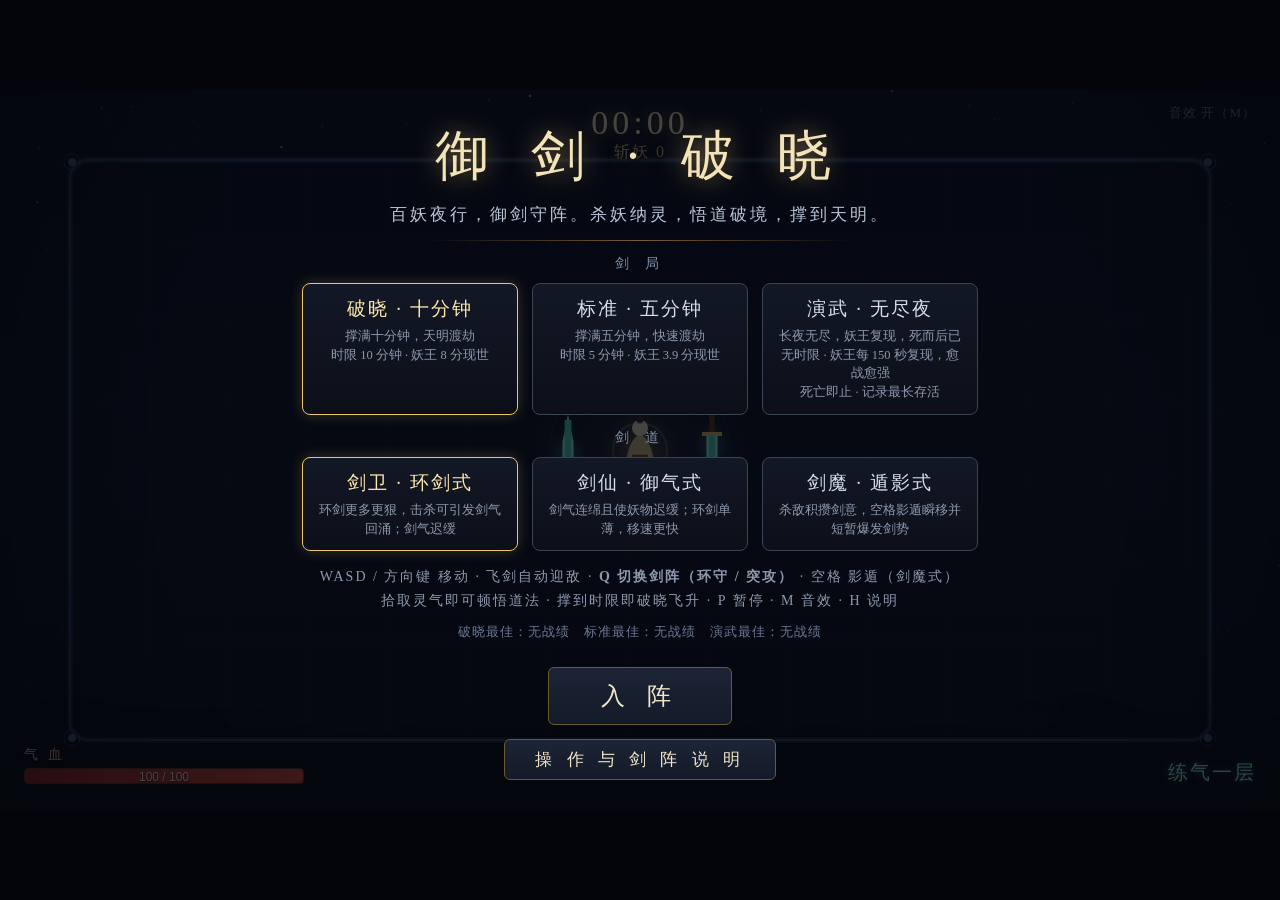
<file: games/zhipu/index.html>
<!DOCTYPE html>
<html lang="zh-CN">
<head>
<meta charset="UTF-8">
<meta name="viewport" content="width=device-width, initial-scale=1.0">
<title>御剑·破晓</title>
<style>
  * { margin:0; padding:0; box-sizing:border-box; }
  html,body { width:100%; height:100%; overflow:hidden; background:#04050a;
    font-family:'KaiTi','STKaiti','DFKai-SB','BiauKai','SimKai',serif; }
  #stage { position:absolute; left:50%; top:50%; width:1280px; height:720px;
    transform:translate(-50%,-50%) scale(var(--s,1)); transform-origin:center; }
  #cv { display:block; width:1280px; height:720px; background:#0b1020; }

  /* ---------- HUD ---------- */
  #hud { position:absolute; inset:0; pointer-events:none; user-select:none; }
  #time { position:absolute; top:14px; left:50%; transform:translateX(-50%);
    font-size:34px; color:#f0e6c8; letter-spacing:4px;
    text-shadow:0 0 12px rgba(255,220,150,.55), 0 2px 4px #000; }
  #kills { position:absolute; top:52px; left:50%; transform:translateX(-50%);
    font-size:16px; color:#c9b98a; letter-spacing:2px; text-shadow:0 1px 3px #000; }
  #modeTag { position:absolute; left:24px; top:14px; font-size:15px; color:#7f8ea6;
    letter-spacing:2px; text-shadow:0 1px 2px #000; line-height:1.7; }
  #hpBox { position:absolute; left:24px; bottom:26px; width:280px; }
  #hpLabel { font-size:14px; color:#d8a08a; letter-spacing:3px; text-shadow:0 1px 2px #000; margin-bottom:4px; }
  #hpBar { position:relative; height:16px; background:rgba(20,8,8,.75);
    border:1px solid #5a2b22; border-radius:4px; overflow:hidden; }
  #hpFill { position:absolute; left:0; top:0; bottom:0; width:100%;
    background:linear-gradient(90deg,#8c1f1f,#d84a3a); transition:width .15s; }
  #hpText { position:absolute; inset:0; text-align:center; font-size:12px; line-height:16px;
    color:#ffe9e0; text-shadow:0 1px 2px #000; font-family:Arial,sans-serif; }
  #willBox { position:absolute; left:24px; bottom:62px; font-size:15px; color:#b9a6e8;
    letter-spacing:2px; text-shadow:0 1px 2px #000; }
  #xpBar { position:absolute; left:0; right:0; bottom:0; height:7px; background:rgba(8,14,20,.9); }
  #xpFill { height:100%; width:0%; background:linear-gradient(90deg,#2c7f8f,#63e6d2);
    box-shadow:0 0 8px rgba(99,230,210,.8); transition:width .12s; }
  #lvText { position:absolute; right:24px; bottom:24px; font-size:20px; color:#9fe8d8;
    letter-spacing:2px; text-shadow:0 0 8px rgba(99,230,210,.6),0 1px 3px #000; }
  #muteTag { position:absolute; right:24px; top:14px; font-size:13px; color:#5c6c85; letter-spacing:1px; }

  /* ---------- 更次与剑阵指示 ---------- */
  #phaseTag { position:absolute; top:78px; left:50%; transform:translateX(-50%);
    font-size:13px; color:#8fa3b8; letter-spacing:3px; text-shadow:0 1px 2px #000;
    white-space:nowrap; }
  #phaseTag b { color:#c9b98a; font-weight:normal; }
  #stanceBox { position:absolute; left:24px; bottom:92px; font-size:14px;
    letter-spacing:2px; text-shadow:0 1px 2px #000; color:#9fe8d8; }
  #stanceBox.atk { color:#ffce7a; }
  #stanceBox small { color:#6d7890; font-size:12px; letter-spacing:1px; }

  /* ---------- 情境提示 ---------- */
  #tipBox { position:absolute; left:50%; bottom:44px; transform:translateX(-50%);
    max-width:640px; padding:8px 20px; font-size:15px; color:#ffe9b0; letter-spacing:2px;
    background:rgba(10,14,24,.85); border:1px solid #6b5a2e; border-radius:6px;
    opacity:0; transition:opacity .35s; pointer-events:none; text-align:center;
    white-space:nowrap; text-shadow:0 1px 2px #000; }
  #tipBox.show { opacity:1; }
  #tipBox .k { color:#8fe8ff; }

  /* ---------- 帮助页 ---------- */
  #helpOv h2 { font-size:40px; color:#f2e3b8; letter-spacing:12px; font-weight:normal;
    text-shadow:0 0 18px rgba(255,220,150,.45); }
  #helpOv .cols { display:flex; gap:34px; margin-top:20px; text-align:left; }
  #helpOv .col { width:330px; }
  #helpOv h3 { font-size:18px; color:#ffe9b0; letter-spacing:4px; margin-bottom:8px; font-weight:normal; }
  #helpOv p { font-size:14.5px; color:#aab4c4; line-height:1.85; letter-spacing:1px; }
  #helpOv p b { color:#d9dfeb; font-weight:normal; }
  #helpOv .stance { color:#9fe8d8; } #helpOv .stance.atk { color:#ffce7a; }

  /* ---------- 横幅 ---------- */
  #banner { position:absolute; top:110px; left:50%; transform:translateX(-50%);
    font-size:40px; color:#ff6a4d; letter-spacing:8px; white-space:nowrap;
    text-shadow:0 0 18px rgba(255,80,40,.8),0 2px 4px #000;
    opacity:0; transition:opacity .4s; pointer-events:none; }
  #banner.show { opacity:1; }

  /* ---------- 通用遮罩 ---------- */
  .overlay { position:absolute; inset:0; display:flex; flex-direction:column;
    align-items:center; justify-content:center; text-align:center;
    background:rgba(4,6,12,.72); z-index:10; }
  .hidden { display:none; }
  .btn { pointer-events:auto; cursor:pointer; margin-top:26px; padding:12px 52px;
    font-size:24px; font-family:inherit; letter-spacing:8px; color:#f0e6c8;
    background:linear-gradient(180deg,#1c2436,#131a28); border:1px solid #6b5a2e;
    border-radius:6px; transition:all .15s; }
  .btn:hover { border-color:#e8c66a; color:#ffe9b0; box-shadow:0 0 18px rgba(232,198,106,.35);
    transform:translateY(-2px); }
  .btn.small { font-size:17px; padding:8px 30px; margin-top:14px; letter-spacing:5px; }

  /* ---------- 开始界面 ---------- */
  #startOv h1 { font-size:54px; color:#f2e3b8; letter-spacing:14px;
    text-shadow:0 0 24px rgba(255,220,150,.5),0 4px 8px #000; font-weight:normal; }
  #startOv .sub { margin-top:10px; font-size:17px; color:#b9c4d6; letter-spacing:3px; }
  #startOv .rule { width:420px; height:1px; margin:14px 0 0;
    background:linear-gradient(90deg,transparent,#7a5c2e,transparent); }
  .pickLabel { margin-top:14px; font-size:14px; color:#7f8ea6; letter-spacing:6px; }
  .segRow { display:flex; gap:14px; margin-top:10px; }
  .seg { pointer-events:auto; cursor:pointer; width:216px; padding:12px 12px;
    background:linear-gradient(180deg,#131826,#0c0f18); border:1px solid #3a4452;
    border-radius:8px; transition:all .15s; }
  .seg:hover { border-color:#8794aa; }
  .seg.on { border-color:#e8c66a; box-shadow:0 0 14px rgba(232,198,106,.22); }
  .seg b { display:block; font-size:19px; color:#d9dfeb; letter-spacing:2px; font-weight:normal; }
  .seg.on b { color:#ffe9b0; }
  .seg span { display:block; margin-top:5px; font-size:12.5px; color:#8d99ad; line-height:1.5; }
  #startOv .ctrl { margin-top:14px; font-size:14px; line-height:1.7; color:#8d99ad; letter-spacing:2px; }
  #recLine { margin-top:10px; font-size:13px; color:#6d7890; letter-spacing:1px; }

  /* ---------- 升级选卡 ---------- */
  #cards h2 { font-size:40px; color:#ffe9b0; letter-spacing:10px; font-weight:normal;
    text-shadow:0 0 16px rgba(255,220,150,.5); }
  #cardRow { display:flex; gap:26px; margin-top:36px; }
  .card { pointer-events:auto; cursor:pointer; width:230px; padding:26px 18px 22px;
    background:linear-gradient(180deg,#151a26,#0c0f18);
    border:1px solid #4a3d22; border-radius:10px; transition:all .15s; }
  .card:hover { transform:translateY(-6px); border-color:#e8c66a;
    box-shadow:0 8px 26px rgba(0,0,0,.6),0 0 20px rgba(232,198,106,.28); }
  .card.bonus { border-color:#6a4a8c; }
  .card.bonus:hover { border-color:#b98ae8; box-shadow:0 8px 26px rgba(0,0,0,.6),0 0 20px rgba(185,138,232,.35); }
  .card .k { font-size:13px; color:#5c6c85; font-family:Arial,sans-serif; }
  .card h3 { margin:8px 0 6px; font-size:28px; color:#ecd9a0; letter-spacing:5px; font-weight:normal; }
  .card.bonus h3 { color:#d9b8ff; }
  .card .lv { font-size:14px; color:#8fa3b8; letter-spacing:2px; margin-bottom:14px; }
  .card p { font-size:16px; color:#aab4c4; line-height:1.6; letter-spacing:1px; min-height:52px; }
  #cards .tip { margin-top:30px; font-size:15px; color:#7a879b; letter-spacing:3px; }

  /* ---------- 暂停 / 结算 ---------- */
  #pauseOv h2 { font-size:46px; color:#d8dfd0; letter-spacing:14px; font-weight:normal; }
  #pauseOv p { margin-top:16px; font-size:17px; color:#8d99ad; letter-spacing:3px; }
  #endOv h1 { font-size:52px; letter-spacing:12px; font-weight:normal; }
  #endOv.win h1 { color:#ffe9b0; text-shadow:0 0 26px rgba(255,220,150,.7); }
  #endOv.lose h1 { color:#e05a4a; text-shadow:0 0 22px rgba(255,60,40,.6); }
  #endStats { margin-top:18px; font-size:20px; color:#c4cddd; letter-spacing:3px; line-height:1.8; }
  #endStats .em { color:#ffe9b0; }
  #endDao { margin-top:12px; display:flex; gap:10px; flex-wrap:wrap; justify-content:center; max-width:720px; }
  #endDao span { font-size:15px; color:#9fae9d; border:1px solid #3a4452; border-radius:20px;
    padding:4px 14px; letter-spacing:2px; }
  #endRec { margin-top:12px; font-size:14px; color:#6d7890; letter-spacing:1px; }
</style>
</head>
<body>
<div id="stage">
  <canvas id="cv" width="1280" height="720"></canvas>

  <div id="hud">
    <div id="modeTag"></div>
    <div id="time">00:00</div>
    <div id="kills">斩妖 0</div>
    <div id="phaseTag" class="hidden"></div>
    <div id="stanceBox" class="hidden">剑阵 · 环守</div>
    <div id="willBox" class="hidden"></div>
    <div id="hpBox">
      <div id="hpLabel">气 血</div>
      <div id="hpBar"><div id="hpFill"></div><span id="hpText">100 / 100</span></div>
    </div>
    <div id="lvText">练气一层</div>
    <div id="muteTag">音效 开（M）</div>
    <div id="xpBar"><div id="xpFill"></div></div>
  </div>

  <div id="banner"></div>
  <div id="tipBox"></div>

  <div id="helpOv" class="overlay hidden">
    <h2>御 剑 之 要</h2>
    <div class="cols">
      <div class="col">
        <h3>操 作</h3>
        <p>
          <b>WASD / 方向键</b> 移动<br>
          <b>Q</b> 切换剑阵 ｜ <b>空格</b> 影遁（剑魔式）<br>
          <b>1 / 2 / 3 或点击</b> 择法 ｜ <b>P / Esc</b> 调息<br>
          <b>M</b> 音效 ｜ <b>H</b> 本页 ｜ 失焦自动收势
        </p>
        <h3>资 源</h3>
        <p>拾取<b>灵气</b>纳满经验即顿悟道法；<b>丹药</b>回复气血；站入<b>灵泉</b>持续回血，但妖物亦被泉眼吸引。</p>
      </div>
      <div class="col">
        <h3>两 仪 剑 阵</h3>
        <p>
          <span class="stance">环守阵</span>：飞剑环身绞杀近敌，剑气自心迸发，稳守之形。<br>
          <span class="stance atk">突攻阵</span>：飞剑合为一柄剑矛，直指移向，沿线突刺；
          剑气自矛尖迸发且更密，身法 +12%；但<b>阵门大开，接触受伤 +20%</b>。<br>
          切换需半息（0.5 秒）。环剑愈多矛愈宽，轨道愈广矛愈长。
        </p>
        <h3>目 标</h3>
        <p>撑到时限即破晓渡劫；妖王现世于夜半，蓄力冲刺有红色预警线；<b>妖将</b>或怀词缀——迅捷、铁壁、裂地，各需别策。殒阵亦无妨，结算可见败因。</p>
      </div>
    </div>
    <button id="helpCloseBtn" class="btn small">回 阵</button>
  </div>

  <div id="cards" class="overlay hidden">
    <h2>顿 悟</h2>
    <div id="cardRow"></div>
    <div class="tip">点击择一 · 或按 1 / 2 / 3</div>
  </div>

  <div id="pauseOv" class="overlay hidden"><h2>调 息</h2><p>按 P 或 Esc 继续御剑</p><p style="margin-top:6px;font-size:14px;color:#6d7890;">H 查看操作与剑阵说明</p></div>

  <div id="startOv" class="overlay">
    <h1>御 剑 · 破 晓</h1>
    <p class="sub">百妖夜行，御剑守阵。杀妖纳灵，悟道破境，撑到天明。</p>
    <div class="rule"></div>
    <div class="pickLabel">剑 局</div>
    <div class="segRow" id="modeRow"></div>
    <div class="pickLabel">剑 道</div>
    <div class="segRow" id="buildRow"></div>
    <div class="ctrl">
      WASD / 方向键 移动 · 飞剑自动迎敌 · <b>Q 切换剑阵（环守 / 突攻）</b> · 空格 影遁（剑魔式）<br>
      拾取灵气即可顿悟道法 · 撑到时限即破晓飞升 · P 暂停 · M 音效 · H 说明
    </div>
    <div id="recLine"></div>
    <button id="startBtn" class="btn">入 阵</button>
    <button id="helpBtn" class="btn small">操 作 与 剑 阵 说 明</button>
  </div>

  <div id="endOv" class="overlay hidden">
    <h1 id="endTitle"></h1>
    <div id="endStats"></div>
    <div id="endDao"></div>
    <div id="endRec"></div>
    <div>
      <button id="againBtn" class="btn">再 战</button>
      <button id="homeBtn" class="btn small">回 首 页</button>
    </div>
  </div>
</div>

<script>
'use strict';
/* ================================================================
   《御剑·破晓》 —— 幸存者类水墨修仙动作生存（第二轮版本）
   单文件实现：预渲染精灵 + 固定时间步循环 + DOM UI
   第二轮新增：双模式（破晓600s / 标准300s）、三种剑道构筑、
   双阶段妖王、三类事件（伏击/灵泉/天雷）、分模式成绩记录。
   本文件为正式发布入口：不含任何时间快进/强制经验等开发捷径。
   文末 window.__RG 为受控自动化测试接口：仅提供与键鼠等价的
   程序化驱动（配置/步进/选卡），不提供时间跳跃或经验直给。
   ================================================================ */

const W = 1280, H = 720;
const cv = document.getElementById('cv');
const ctx = cv.getContext('2d');
const stage = document.getElementById('stage');
const $ = id => document.getElementById(id);

/* ---------------- 自适应缩放 ---------------- */
function fit(){
  const s = Math.min(innerWidth / W, innerHeight / H);
  stage.style.setProperty('--s', s);
}
addEventListener('resize', fit); fit();

/* ================================================================
   一、音频引擎（WebAudio 合成，零素材）
   ================================================================ */
let AC = null, muted = false, lastHitS = 0, lastKillS = 0, lastGemS = 0;
function audioInit(){
  if (!AC) { try { AC = new (window.AudioContext || window.webkitAudioContext)(); } catch(e){} }
  if (AC && AC.state === 'suspended') AC.resume();
}
function beep(f, d, type, v, slide, delay){
  if (!AC || muted || AC.state !== 'running') return;
  type = type || 'square'; v = v == null ? 0.12 : v; delay = delay || 0;
  const t = AC.currentTime + delay;
  const o = AC.createOscillator(), g = AC.createGain();
  o.type = type;
  o.frequency.setValueAtTime(f, t);
  if (slide) o.frequency.exponentialRampToValueAtTime(Math.max(30, f + slide), t + d);
  g.gain.setValueAtTime(v, t);
  g.gain.exponentialRampToValueAtTime(0.0001, t + d);
  o.connect(g); g.connect(AC.destination);
  o.start(t); o.stop(t + d + 0.02);
}
const SFX = {
  hit(){ beep(880, .05, 'square', .04, -320); },
  kill(){ beep(500, .09, 'triangle', .07, -220); },
  hurt(){ beep(150, .22, 'sawtooth', .17, -70); },
  gem(){ beep(720, .07, 'sine', .06, 260); },
  potion(){ beep(520, .14, 'sine', .1, 200); },
  levelup(){ [523,659,784,1047].forEach((f,i)=>beep(f,.15,'triangle',.09,0,i*.07)); },
  pick(){ beep(660, .1, 'triangle', .09, 140); },
  whoosh(){ beep(300, .12, 'sine', .05, 500); },
  warn(){ beep(98, .5, 'sawtooth', .13, -25); beep(98, .55, 'sawtooth', .13, -25, .65); },
  thunder(){ beep(60, .4, 'sawtooth', .18, -30); beep(120, .25, 'square', .08, -80, .05); },
  spring(){ beep(440, .3, 'sine', .08, 180); },
  dash(){ beep(200, .16, 'sine', .12, 600); },
  shot(){ beep(240, .12, 'square', .06, -120); },
  switchStance(){ beep(340, .1, 'triangle', .09, 300); beep(480, .12, 'triangle', .07, 260, .06); },
  phase(){ beep(196, .3, 'sine', .09, 98); beep(392, .25, 'sine', .06, 120, .12); },
  bell(){ beep(880, .8, 'sine', .12, -12); beep(1318, .7, 'sine', .07, -8, .05); },
  tip(){ beep(1046, .12, 'sine', .05, 120); },
  stomp(){ beep(90, .3, 'sawtooth', .12, -40); },
  stompHit(){ beep(70, .35, 'sawtooth', .16, -30); beep(140, .2, 'square', .07, -60, .04); },
  victory(){ [523,659,784,1047,1319].forEach((f,i)=>beep(f,.28,'triangle',.1,0,i*.13)); },
  defeat(){ [392,330,262,196].forEach((f,i)=>beep(f,.32,'sawtooth',.09,0,i*.19)); }
};
function sfxHit(){ const n = performance.now(); if (n - lastHitS > 60){ lastHitS = n; SFX.hit(); } }
function sfxKill(){ const n = performance.now(); if (n - lastKillS > 90){ lastKillS = n; SFX.kill(); } }
function sfxGem(){ const n = performance.now(); if (n - lastGemS > 70){ lastGemS = n; SFX.gem(); } }

/* ================================================================
   二、精灵预渲染（离屏画布）
   ================================================================ */
function mkCanvas(w,h){ const c = document.createElement('canvas'); c.width = w; c.height = h; return c; }
function radial(g, x, y, r, stops){
  const gr = g.createRadialGradient(x, y, 0, x, y, r);
  stops.forEach(s => gr.addColorStop(s[0], s[1]));
  return gr;
}
function glowLayer(g, cx, cy, r, color){
  g.fillStyle = radial(g, cx, cy, r, [[0,color],[1,'rgba(0,0,0,0)']]);
  g.beginPath(); g.arc(cx, cy, r, 0, 7); g.fill();
}

function spritePlayer(){
  const c = mkCanvas(112,112), g = c.getContext('2d'), cx = 56, cy = 56;
  glowLayer(g, cx, cy, 52, 'rgba(255,222,150,.34)');
  g.fillStyle = '#d9c48c';
  g.beginPath();
  g.moveTo(cx, cy-16);
  g.bezierCurveTo(cx+16, cy-8, cx+15, cy+24, cx+11, cy+27);
  g.lineTo(cx-11, cy+27);
  g.bezierCurveTo(cx-15, cy+24, cx-16, cy-8, cx, cy-16);
  g.fill();
  g.strokeStyle = '#8c2f24'; g.lineWidth = 2.4;
  g.beginPath(); g.moveTo(cx-11, cy+27); g.lineTo(cx+11, cy+27); g.stroke();
  g.strokeStyle = 'rgba(140,47,36,.9)'; g.lineWidth = 2.6;
  g.beginPath(); g.moveTo(cx-8, cy+6); g.lineTo(cx+8, cy+6); g.stroke();
  g.fillStyle = '#f7ead0';
  g.beginPath(); g.arc(cx, cy-22, 8, 0, 7); g.fill();
  g.fillStyle = '#2b2b33';
  g.beginPath(); g.arc(cx, cy-30, 3.4, 0, 7); g.fill();
  g.fillRect(cx-1, cy-32, 2, 5);
  return c;
}
function spriteImp(){
  const c = mkCanvas(64,64), g = c.getContext('2d'), cx=32, cy=34;
  glowLayer(g, cx, cy, 28, 'rgba(255,66,44,.32)');
  g.fillStyle = '#b32a1e';
  g.beginPath(); g.arc(cx, cy, 11, 0, 7); g.fill();
  g.strokeStyle = '#e8b17a'; g.lineWidth = 3; g.lineCap = 'round';
  g.beginPath(); g.moveTo(cx-5, cy-8); g.lineTo(cx-8, cy-16); g.stroke();
  g.beginPath(); g.moveTo(cx+5, cy-8); g.lineTo(cx+8, cy-16); g.stroke();
  g.fillStyle = '#ffd97a';
  g.beginPath(); g.arc(cx-4, cy-2, 1.8, 0, 7); g.arc(cx+4, cy-2, 1.8, 0, 7); g.fill();
  return c;
}
function spriteWolf(){
  const c = mkCanvas(80,64), g = c.getContext('2d'), cx=40, cy=36;
  glowLayer(g, cx, cy, 32, 'rgba(230,60,40,.3)');
  g.fillStyle = '#8c1f1f';
  g.beginPath(); g.ellipse(cx, cy, 16, 11, 0, 0, 7); g.fill();
  g.beginPath(); g.arc(cx-12, cy-2, 8, 0, 7); g.fill();
  g.beginPath(); g.moveTo(cx-16, cy-8); g.lineTo(cx-14, cy-17); g.lineTo(cx-9, cy-9); g.fill();
  g.beginPath(); g.moveTo(cx-9, cy-8); g.lineTo(cx-6, cy-15); g.lineTo(cx-2, cy-8); g.fill();
  g.strokeStyle = '#8c1f1f'; g.lineWidth = 5; g.lineCap='round';
  g.beginPath(); g.moveTo(cx+15, cy-2); g.quadraticCurveTo(cx+24, cy-8, cx+26, cy-14); g.stroke();
  g.fillStyle = '#ffe08a';
  g.beginPath(); g.arc(cx-15, cy-4, 1.8, 0, 7); g.fill();
  return c;
}
function spriteBrute(){
  const c = mkCanvas(128,128), g = c.getContext('2d'), cx=64, cy=70;
  glowLayer(g, cx, cy, 58, 'rgba(255,50,30,.32)');
  g.fillStyle = '#8c1414';
  g.beginPath(); g.arc(cx, cy, 24, 0, 7); g.fill();
  g.fillStyle = '#a83222';
  g.beginPath(); g.ellipse(cx, cy+8, 13, 14, 0, 0, 7); g.fill();
  g.strokeStyle = '#e6d5b0'; g.lineWidth = 6; g.lineCap='round';
  g.beginPath(); g.moveTo(cx-14, cy-16); g.quadraticCurveTo(cx-26, cy-30, cx-20, cy-42); g.stroke();
  g.beginPath(); g.moveTo(cx+14, cy-16); g.quadraticCurveTo(cx+26, cy-30, cx+20, cy-42); g.stroke();
  g.fillStyle = '#ffdd44';
  g.beginPath(); g.arc(cx-8, cy-6, 2.6, 0, 7); g.arc(cx+8, cy-6, 2.6, 0, 7); g.fill();
  g.strokeStyle = '#f0e6cc'; g.lineWidth = 3;
  g.beginPath(); g.moveTo(cx-6, cy+12); g.lineTo(cx-8, cy+20); g.stroke();
  g.beginPath(); g.moveTo(cx+6, cy+12); g.lineTo(cx+8, cy+20); g.stroke();
  return c;
}
function spriteWraith(){
  const c = mkCanvas(56,56), g = c.getContext('2d'), cx=28, cy=28;
  glowLayer(g, cx, cy, 24, 'rgba(178,150,255,.4)');
  g.fillStyle = '#a89bff';
  g.beginPath();
  g.moveTo(cx, cy-13); g.lineTo(cx+9, cy); g.lineTo(cx, cy+15); g.lineTo(cx-9, cy); g.closePath();
  g.fill();
  g.fillStyle = 'rgba(168,155,255,.45)';
  g.beginPath(); g.moveTo(cx-6, cy+8); g.lineTo(cx+6, cy+8); g.lineTo(cx, cy+21); g.closePath(); g.fill();
  g.fillStyle = '#1a1030';
  g.beginPath(); g.arc(cx-3, cy-3, 1.6, 0, 7); g.arc(cx+3, cy-3, 1.6, 0, 7); g.fill();
  return c;
}
function spriteBoss(){
  const c = mkCanvas(200,200), g = c.getContext('2d'), cx=100, cy=110;
  glowLayer(g, cx, cy, 92, 'rgba(255,28,16,.42)');
  g.fillStyle = '#6d0f0f';
  g.beginPath(); g.arc(cx, cy, 42, 0, 7); g.fill();
  g.fillStyle = '#8c1f14';
  g.beginPath(); g.ellipse(cx, cy+12, 24, 26, 0, 0, 7); g.fill();
  g.strokeStyle = '#e6d5b0'; g.lineWidth = 11; g.lineCap='round';
  g.beginPath(); g.moveTo(cx-24, cy-26); g.quadraticCurveTo(cx-52, cy-52, cx-38, cy-80); g.stroke();
  g.beginPath(); g.moveTo(cx+24, cy-26); g.quadraticCurveTo(cx+52, cy-52, cx+38, cy-80); g.stroke();
  g.shadowColor = '#ffb020'; g.shadowBlur = 14;
  g.fillStyle = '#ffdd44';
  g.beginPath(); g.arc(cx-14, cy-10, 4.6, 0, 7); g.arc(cx+14, cy-10, 4.6, 0, 7); g.fill();
  g.shadowBlur = 0;
  g.strokeStyle = '#2b0808'; g.lineWidth = 4;
  g.beginPath(); g.arc(cx, cy+8, 16, .25, Math.PI-.25); g.stroke();
  return c;
}
function spriteGem(){
  const c = mkCanvas(36,36), g = c.getContext('2d'), cx=18, cy=18;
  glowLayer(g, cx, cy, 16, 'rgba(99,230,210,.45)');
  g.fillStyle = '#63e6d2';
  g.save(); g.translate(cx,cy); g.rotate(Math.PI/4);
  g.fillRect(-5,-5,10,10); g.restore();
  g.fillStyle = '#d8fff6';
  g.save(); g.translate(cx,cy); g.rotate(Math.PI/4);
  g.fillRect(-2.4,-2.4,4.8,4.8); g.restore();
  return c;
}
function spritePotion(){
  const c = mkCanvas(40,40), g = c.getContext('2d'), cx=20, cy=22;
  glowLayer(g, cx, cy, 17, 'rgba(255,80,70,.42)');
  g.fillStyle = '#e04030';
  g.beginPath(); g.arc(cx, cy, 9, 0, 7); g.fill();
  g.fillStyle = '#ffb3a8';
  g.beginPath(); g.arc(cx-3, cy-3, 3, 0, 7); g.fill();
  g.fillStyle = '#caa46a';
  g.fillRect(cx-2.4, cy-13, 4.8, 5);
  return c;
}
function spriteBlade(){
  const c = mkCanvas(88,32), g = c.getContext('2d');
  g.fillStyle = radial(g, 40, 16, 30, [[0,'rgba(99,230,220,.35)'],[1,'rgba(0,0,0,0)']]);
  g.fillRect(0,0,88,32);
  g.fillStyle = '#b8fff2';
  g.beginPath();
  g.moveTo(80,16); g.lineTo(52,10.5); g.lineTo(28,10.5); g.lineTo(28,21.5); g.lineTo(52,21.5);
  g.closePath(); g.fill();
  g.fillStyle = '#4ed8c4';
  g.fillRect(28, 12.6, 46, 6.8);
  g.fillStyle = '#e8c66a';
  g.fillRect(26, 6, 4, 20);
  g.fillStyle = '#5a3a1a';
  g.fillRect(12, 13.4, 14, 5.2);
  g.beginPath(); g.arc(11, 16, 3.4, 0, 7); g.fill();
  return c;
}
function spriteShot(){
  const c = mkCanvas(28,28), g = c.getContext('2d'), cx=14, cy=14;
  glowLayer(g, cx, cy, 13, 'rgba(255,60,30,.6)');
  g.fillStyle = '#ff8a5a';
  g.beginPath(); g.arc(cx, cy, 5, 0, 7); g.fill();
  g.fillStyle = '#ffd0a0';
  g.beginPath(); g.arc(cx, cy, 2.2, 0, 7); g.fill();
  return c;
}
function spriteVignette(color){
  const c = mkCanvas(W,H), g = c.getContext('2d');
  g.fillStyle = radial(g, W/2, H/2, Math.max(W,H)*.62,
    [[0,'rgba(0,0,0,0)'],[.62,'rgba(0,0,0,0)'],[1,color]]);
  g.fillRect(0,0,W,H);
  return c;
}
function spriteBG(){
  const c = mkCanvas(W,H), g = c.getContext('2d');
  const sky = g.createLinearGradient(0,0,0,H);
  sky.addColorStop(0,'#0a0f22'); sky.addColorStop(.5,'#0c1226'); sky.addColorStop(1,'#0a0e1c');
  g.fillStyle = sky; g.fillRect(0,0,W,H);
  for (let i=0;i<150;i++){
    const x = Math.random()*W, y = Math.random()*H;
    if (x>72 && x<W-72 && y>72 && y<H-72) continue;
    g.fillStyle = `rgba(220,230,255,${.15+Math.random()*.55})`;
    const s = Math.random()<.12 ? 2 : 1;
    g.fillRect(x, y, s, s);
  }
  g.fillStyle = '#070a14';
  g.beginPath(); g.moveTo(0,H-70);
  for (let x=0; x<=W; x+=64){
    const h = 26 + Math.sin(x*.013)*14 + Math.sin(x*.031)*10;
    g.lineTo(x, H-70-Math.abs(h));
  }
  g.lineTo(W,H); g.lineTo(0,H); g.closePath(); g.fill();
  const A = 70, RR = 18;
  g.strokeStyle = 'rgba(120,180,255,.22)'; g.lineWidth = 2;
  g.beginPath();
  g.moveTo(A+RR, A); g.arcTo(W-A, A, W-A, H-A, RR); g.arcTo(W-A, H-A, A, H-A, RR);
  g.arcTo(A, H-A, A, A, RR); g.arcTo(A, A, W-A, A, RR); g.closePath(); g.stroke();
  g.strokeStyle = 'rgba(120,180,255,.12)'; g.lineWidth = 6;
  g.stroke();
  const corners = [[A+2,A+2],[W-A-2,A+2],[A+2,H-A-2],[W-A-2,H-A-2]];
  corners.forEach(p=>{
    g.fillStyle = 'rgba(150,200,255,.5)';
    g.beginPath(); g.arc(p[0], p[1], 4, 0, 7); g.fill();
    g.strokeStyle = 'rgba(150,200,255,.25)'; g.lineWidth = 1;
    g.beginPath(); g.arc(p[0], p[1], 8, 0, 7); g.stroke();
  });
  g.fillStyle = radial(g, W/2, H/2, 150, [[0,'rgba(255,240,200,.07)'],[1,'rgba(0,0,0,0)']]);
  g.beginPath(); g.arc(W/2, H/2, 150, 0, 7); g.fill();
  g.strokeStyle = 'rgba(120,180,255,.045)'; g.lineWidth = 1;
  for (let x=A; x<=W-A; x+=80){ g.beginPath(); g.moveTo(x,A); g.lineTo(x,H-A); g.stroke(); }
  for (let y=A; y<=H-A; y+=80){ g.beginPath(); g.moveTo(A,y); g.lineTo(W-A,y); g.stroke(); }
  return c;
}
const SPR = {
  player: spritePlayer(), imp: spriteImp(), wolf: spriteWolf(), brute: spriteBrute(),
  wraith: spriteWraith(), boss: spriteBoss(), gem: spriteGem(), potion: spritePotion(),
  blade: spriteBlade(), shot: spriteShot(), bg: spriteBG(),
  vigDark: spriteVignette('rgba(0,0,0,.5)'),
  vigHurt: spriteVignette('rgba(200,20,10,.5)')
};

/* ================================================================
   三、模式、构筑与数值配置
   ================================================================ */
const MODES = {
  dawn:     { id:'dawn',     name:'破晓局', label:'破晓 · 十分钟', dur:600, bossAt:480, warnAt:474, bossHp:1500, endless:false,
              brief:'撑满十分钟，天明渡劫' },
  standard: { id:'standard', name:'标准局', label:'标准 · 五分钟', dur:300, bossAt:235, warnAt:229, bossHp:1000, endless:false,
              brief:'撑满五分钟，快速渡劫' },
  endless:  { id:'endless',  name:'演武局', label:'演武 · 无尽夜', dur:Infinity, bossAt:150, warnAt:144, bossHp:850, endless:true,
              brief:'长夜无尽，妖王复现，死而后已' }
};
/* 更次（阶段）：横幅 + 标签 + 换怪分界，每阶段决策压力不同 */
const PHASES = {
  dawn: [
    { t:0,   name:'子时 · 入夜', tag:'小妖试阵' },
    { t:60,  name:'丑时 · 妖行', tag:'妖狼入猎' },
    { t:150, name:'寅时 · 妖潮', tag:'妖魂夜游' },
    { t:270, name:'卯时 · 群妖', tag:'妖将当道' },
    { t:390, name:'辰时 · 深夜', tag:'百妖夜行' },
    { t:480, name:'妖王临阵',   tag:'背水一战' },
    { t:570, name:'破晓将至',   tag:'再撑片刻' }
  ],
  standard: [
    { t:0,   name:'子时 · 入夜', tag:'小妖试阵' },
    { t:45,  name:'丑时 · 妖行', tag:'妖狼入猎' },
    { t:140, name:'寅时 · 妖潮', tag:'妖魂妖将' },
    { t:235, name:'妖王临阵',   tag:'背水一战' },
    { t:270, name:'破晓将至',   tag:'再撑片刻' }
  ],
  endless: null  /* 演武局按妖潮波次推进（见 updatePhases） */
};
/* 精英词缀：妖将专属，迫使不同应对 */
const AFFIXES = {
  swift:   { name:'迅捷', tint:'#ffd66a', mark:'疾' },   /* 快而脆：需拉开或矛惩 */
  bulwark: { name:'铁壁', tint:'#b8c4d6', mark:'壁' },   /* 剑气减伤四分之一：逼近战破甲 */
  quake:   { name:'裂地', tint:'#ff9a5a', mark:'裂' }    /* 跺地冲击波：逼走位 */
};
/* 两仪剑阵参数 */
const STANCE = {
  cd: 0.5,            /* 切换冷却（秒） */
  assault: {
    speedMul: 1.12,         /* 阵步轻进 */
    contactAmp: 1.2,        /* 阵门大开：接触受伤 +20% */
    waveRate: 2.2,          /* 剑气间隔 ÷2.2（自矛尖迸发） */
    tick: 0.16,             /* 矛沿线突刺结算间隔 */
    hitCd: 0.34,            /* 单敌受矛伤冷却 */
    dmgMul: 1.2,            /* 矛伤倍率 */
    width: 22,              /* 基础矛宽（+ 环剑数×6） */
    lenBase: 130,           /* 基础矛长（+ 轨道半径×1.05） */
    turn: 9                 /* 转向速度 rad/s */
  }
};
const BUILDS = {
  guard: {
    id:'guard', name:'剑卫 · 环剑式', brief:'四剑环身 · 近身绞杀',
    desc:'环剑更多更狠，击杀可引发剑气回涌；剑气迟缓',
    init: { orbitCount:4, orbitDmg:19, orbitSpeed:2.1, waveInterval:4.5, waveDmg:12, speed:210, surge:0.15 }
  },
  sage: {
    id:'sage', name:'剑仙 · 御气式', brief:'万剑归宗 · 远程控线',
    desc:'剑气连绵且使妖物迟缓；环剑单薄，移速更快',
    init: { orbitCount:1, orbitDmg:9, orbitSpeed:2.4, waveInterval:1.0, waveDmg:30, speed:240, frost:0.2 }
  },
  shade: {
    id:'shade', name:'剑魔 · 遁影式', brief:'影遁剑随 · 爆发机动',
    desc:'杀敌积攒剑意，空格影遁瞬移并短暂爆发剑势',
    init: { orbitCount:2, orbitDmg:13, orbitSpeed:2.4, waveInterval:2.6, waveDmg:16, speed:225, swordWill:1 }
  }
};
/* 通用道法（所有构筑共享） */
const UPGRADES = [
  { id:'orb',  name:'御剑术',   desc:'再召一柄飞剑环绕护身',            max:5, apply(){ player.orbitCount++; } },
  { id:'dmg',  name:'剑气淬炼', desc:'剑刃与剑气伤害提升两成',          max:6, apply(){ player.dmgMul *= 1.15; } },
  { id:'spd',  name:'疾风步',   desc:'身法更加轻灵，移速提升',          max:5, apply(){ player.speed *= 1.08; } },
  { id:'hp',   name:'玄罡护体', desc:'气血上限加二十五，并立即恢复二十五点气血（不超过新上限）', max:5,
    apply(){ player.maxHp += 25; player.hp = Math.min(player.maxHp, player.hp + 25); } },
  { id:'pick', name:'缩地成寸', desc:'纳灵范围扩大三成',                max:4, apply(){ player.pickupR *= 1.3; } },
  { id:'rate', name:'剑气纵横', desc:'剑气迸发更为频繁',                max:4, apply(){ player.waveInterval /= 1.2; } },
  { id:'regen',name:'回春诀',   desc:'每四秒回复一点气血',              max:3, apply(){ player.regen += 1; } },
  { id:'reso', name:'剑意共鸣', desc:'飞剑转速加两成半，剑伤略增',      max:3, apply(){ player.orbitSpeed *= 1.25; player.orbitDmg *= 1.10; } },
  { id:'xp',   name:'灵潮',     desc:'灵气汲取加成两成',                max:3, apply(){ player.xpMul *= 1.2; } },
  /* 两仪剑阵道法（第三轮新增） */
  { id:'taiji', name:'两仪归一', desc:'切换剑阵时迸发剑气冲击波，伤敌于周身', max:1,
    apply(){ player.switchNova = true; } },
  { id:'focus', name:'凝锋',     desc:'突攻剑矛更阔更利，转向亦更灵',    max:2,
    apply(){ player.lanceWB += 10; player.lanceTurnB += 3.5; } },
  { id:'flow',  name:'阵法圆融', desc:'剑阵切换冷却减半，两仪流转如意',  max:1,
    apply(){ player.stanceCdMul = 0.5; } }
];
/* 构筑专属道法（仅对应构筑出现） */
const BUILD_UPGRADES = {
  guard: [
    { id:'surge',  name:'剑气回涌', bonus:true, max:1,
      desc:'剑气回涌几率提升至三成，冲击波更具威力', apply(){ player.surge = 0.30; player.surgeMul = 1.5; } },
    { id:'bshield',name:'剑盾护体', bonus:true, max:1,
      desc:'环剑轨道扩大一成半，所受接触伤害减两成半', apply(){ player.orbitR *= 1.15; player.contactCut = 0.75; } },
    { id:'breaklance', name:'破军锋', bonus:true, max:2,
      desc:'突攻剑矛对妖将与妖王伤害提升三成', apply(){ player.lanceEliteMul += 0.3; } }
  ],
  sage: [
    { id:'split', name:'剑气分光', bonus:true, max:1,
      desc:'剑气一次迸发两道，齐射妖群', apply(){ player.waveSplit = true; } },
    { id:'frost', name:'寒霜剑意', bonus:true, max:1,
      desc:'剑气减速强化至三成五，持续一秒二', apply(){ player.frost = 0.35; } },
    { id:'longbreath', name:'御气长存', bonus:true, max:2,
      desc:'突攻阵下剑气迸发再快两成半', apply(){ player.assaultWaveMul *= 0.75; } }
  ],
  shade: [
    { id:'swiftdash', name:'遁术精进', bonus:true, max:1,
      desc:'影遁冷却缩短一秒，剑意积攒加快', apply(){ player.dashCd = 2.0; player.willPer = 4; } },
    { id:'shadowblade', name:'剑随影动', bonus:true, max:1,
      desc:'影遁后两秒内，剑刃剑气伤害提升四成', apply(){ player.dashEmp = 0.4; } },
    { id:'strikewill', name:'阵中夺魂', bonus:true, max:2,
      desc:'突攻阵下每两次击杀额外积攒一点剑意', apply(){ player.assaultWill++; } }
  ]
};
/* 注意：guard/sage 的专属阵法道法追加于各自数组（破军锋 / 御气长存） */
/* 事件调度表（按模式时长适配；演武局在 resetGame 中按 70 秒轮转生成） */
const EVENT_SCHED = {
  dawn:     [ {t:90,type:'ambush'}, {t:150,type:'spring'}, {t:210,type:'thunder'},
              {t:280,type:'ambush'}, {t:360,type:'spring'}, {t:430,type:'thunder'},
              {t:500,type:'ambush'}, {t:560,type:'thunder'} ],
  standard: [ {t:45,type:'ambush'}, {t:90,type:'spring'}, {t:140,type:'thunder'},
              {t:200,type:'ambush'}, {t:250,type:'spring'} ]
};
function endlessSched(){
  const q = [], cyc = ['ambush','spring','thunder','ambush','thunder'];
  let i = 0;
  for (let t = 60; t < 3000; t += 70) q.push({ t, type: cyc[i++ % cyc.length] });
  return q;
}
const EVENT_NAMES = { ambush:'伏击', spring:'灵泉', thunder:'天雷' };

/* ---------------- 偏好、设置与成绩记录（本地，按模式分档，带版本与迁移） ---------------- */
let pref = { mode:'dawn', build:'guard' };
/* 存档格式 v2：{ v:2, <modeId>:{plays,wins,bestKills,bestLevel,bestTime}, … }
   v1（无 v 字段）自动迁移：保留原分档，补全新模式档。损坏或不可用则整体重置为空档。 */
const SAVE_VER = 2;
function blankRec(){ return { plays:0, wins:0, bestKills:0, bestLevel:0, bestTime:0 }; }
function loadRecords(){
  let r = null;
  try { r = JSON.parse(localStorage.getItem('yjpx_records')); } catch(e){ r = null; }
  if (!r || typeof r !== 'object' || Array.isArray(r)) r = {};
  Object.keys(MODES).forEach(m => { if (!r[m] || typeof r[m] !== 'object') r[m] = blankRec(); });
  r.v = SAVE_VER;
  return r;
}
function saveRecords(r){ try { localStorage.setItem('yjpx_records', JSON.stringify(r)); } catch(e){} }
function savePref(){ try { localStorage.setItem('yjpx_pref', JSON.stringify(pref)); } catch(e){} }
/* 设置档：音效开关 + 情境提示已读（不污染对局；损坏自动重置） */
let settings = { muted:false, seenTips:{} };
function loadSettings(){
  try {
    const s = JSON.parse(localStorage.getItem('yjpx_settings'));
    if (s && typeof s === 'object'){
      settings.muted = !!s.muted;
      settings.seenTips = (s.seenTips && typeof s.seenTips === 'object' && !Array.isArray(s.seenTips)) ? s.seenTips : {};
    }
  } catch(e){}
}
function saveSettings(){ try { localStorage.setItem('yjpx_settings', JSON.stringify(settings)); } catch(e){} }
try {
  const p = JSON.parse(localStorage.getItem('yjpx_pref'));
  if (p && MODES[p.mode] && BUILDS[p.build]) pref = p;
} catch(e){}
loadSettings();

/* ================================================================
   四、游戏状态
   ================================================================ */
let enemies=[], gems=[], potions=[], waves=[], particles=[], dmgTexts=[];
let shocks=[], strikes=[], bossShots=[];
let enemyId = 0;

const game = {};
function defaultGame(){
  return {
    state:'start', time:0, kills:0, pending:0, shake:0,
    spawnT:1.2, boss:null, bossWarned:false, bossSpawned:false,
    bannerT:0, flash:0, mode:null,
    eventQueue:[], activeEvents:[], eventStats:{ambush:0,spring:0,thunder:0},
    springActive:false, bossPhase2Count:0,
    /* 第三轮：阶段 / 剑阵 / 提示 / 败因 / 演武 */
    phaseIdx:0, phaseT:0, bossN:0, bossNextAt:null, bossSlain:0,
    deathCause:null, deathPhase:'', tipT:0, tipDelay:1.5
  };
}
function defaultPlayer(){
  return {
    build:'guard',
    x:W/2, y:H/2, r:14,
    hp:100, maxHp:100, speed:220, pickupR:90,
    invuln:0, hurtFx:0, regenTimer:0, regen:0,
    dmgMul:1, xpMul:1,
    orbitCount:2, orbitAngle:0, orbitSpeed:2.4, orbitR:72, orbitDmg:12,
    waveInterval:2.2, waveTimer:0.8, waveDmg:18,
    level:1, xp:0, xpNeed:8,
    // 构筑机制
    surge:0, surgeMul:1, frost:0, contactCut:1, waveSplit:false,
    swordWill:0, maxWill:3, willProg:0, willPer:6,
    dashCd:3, dashT:0, dashEmp:0.15, dashEmpT:0,
    // 两仪剑阵
    stance:'guard', stanceCd:0, stanceCdMul:1,
    lanceAng:0, lanceTick:0, lanceWB:0, lanceTurnB:0,
    lanceEliteMul:1, assaultWill:0, assaultWaveMul:1, assaultKillC:0,
    switchNova:false, lastDmgSrc:null
  };
}
const player = defaultPlayer();

/* 剑矛当前有效参数（环剑数→宽，轨道→长，凝锋加成） */
function lanceLen(){ return STANCE.assault.lenBase + player.orbitR * 1.05; }
function lanceWidth(){ return STANCE.assault.width + player.orbitCount * 6 + player.lanceWB; }
function lanceTurn(){ return STANCE.assault.turn + player.lanceTurnB; }

function buildPool(){
  return UPGRADES.concat(BUILD_UPGRADES[pref.build]);
}
function resetGame(){
  enemies=[]; gems=[]; potions=[]; waves=[]; particles=[]; dmgTexts=[];
  shocks=[]; strikes=[]; bossShots=[]; enemyId=0;
  Object.assign(game, defaultGame());
  game.state = 'playing';
  game.mode = MODES[pref.mode];
  game.eventQueue = game.mode.endless ? endlessSched() : EVENT_SCHED[pref.mode].slice();
  if (game.mode.endless) game.bossNextAt = game.mode.bossAt;
  Object.assign(player, defaultPlayer(), { build:pref.build }, BUILDS[pref.build].init);
  buildPool().forEach(u => u.lv = 0);
  $('banner').classList.remove('show');
  $('tipBox').classList.remove('show');
  $('phaseTag').classList.remove('hidden');
  $('phaseTag').innerHTML = currentPhase() ? currentPhase().name : '';
  $('stanceBox').classList.remove('hidden');
  updateStanceUI();
}

const TYPES = {
  imp:    { r:10, hp:10,   spd:55,  dmg:8,  xp:1 },
  wolf:   { r:12, hp:22,   spd:105, dmg:12, xp:2 },
  brute:  { r:20, hp:140,  spd:45,  dmg:25, xp:8 },
  wraith: { r:8,  hp:16,   spd:128, dmg:10, xp:2 },
  boss:   { r:30, hp:1500, spd:60,  dmg:40, xp:100 }
};

const CN_NUM = ['零','一','二','三','四','五','六'];
function realmName(lv){
  if (lv >= 26) return '渡劫'; if (lv >= 19) return '化神';
  if (lv >= 13) return '元婴'; if (lv >= 8)  return '金丹';
  if (lv >= 4)  return '筑基'; return '练气';
}
function realmFull(lv){
  const r = realmName(lv);
  if (r === '渡劫') return '渡劫';
  const n = Math.min(lv, (lv>=26?9: lv>=19?lv-18 : lv>=13?lv-12 : lv>=8?lv-7 : lv>=4?lv-3 : lv));
  return r + CN_NUM[Math.min(n, 6)] + '层';
}
/* 影遁强化期的有效伤害倍率 */
function effDmgMul(){
  return player.dmgMul * (player.dashEmpT > 0 ? 1 + player.dashEmp : 1);
}

/* ---------------- 更次（阶段） ---------------- */
function phaseList(){
  if (!game.mode || game.mode.endless) return null;
  return PHASES[game.mode.id];
}
function currentPhase(){
  const L = phaseList();
  if (!L) return null;
  return L[Math.min(game.phaseIdx, L.length - 1)];
}
function updatePhases(){
  const L = phaseList();
  if (L){
    while (game.phaseIdx + 1 < L.length && game.time >= L[game.phaseIdx + 1].t){
      game.phaseIdx++;
      const ph = L[game.phaseIdx];
      showBanner(ph.name, 2.6);
      SFX.phase();
      $('phaseTag').innerHTML = ph.name + ' · <b>' + ph.tag + '</b>';
    }
    /* 破晓仪式：终局 30 秒天光渐起 + 钟声（横幅由更次切换播报） */
    const ritualAt = game.mode.dur - 30;
    if (game.time >= ritualAt && game.phaseT < ritualAt){
      SFX.bell();
    }
  } else if (game.mode && game.mode.endless){
    /* 演武局：每 90 秒一波妖潮，波次即阶段 */
    const wave = Math.floor(game.time / 90) + 1;
    if (game.phaseIdx !== wave){
      game.phaseIdx = wave;
      showBanner('妖 潮 · 第 ' + CN_NUM[Math.min(wave, 6)] + ' 阵', 2.4);
      SFX.phase();
      $('phaseTag').innerHTML = '妖潮 · 第 ' + wave + ' 阵 · <b>夜色愈深</b>';
    }
  }
  game.phaseT = game.time;
}

/* ---------------- 两仪剑阵切换 ---------------- */
function switchStance(){
  if (game.state !== 'playing') return false;
  if (player.stanceCd > 0) return false;
  player.stance = player.stance === 'guard' ? 'assault' : 'guard';
  player.stanceCd = STANCE.cd * player.stanceCdMul;
  /* 两仪归一：切换迸发冲击波 */
  if (player.switchNova){
    shocks.push({ x: player.x, y: player.y, r: 12, maxR: 150,
      life: 0.32, dmg: player.orbitDmg * 3 * effDmgMul(), hit: new Set() });
  }
  /* 切换脉冲 */
  for (let i = 0; i < 10; i++){
    const a = Math.random() * Math.PI * 2;
    particles.push({ x: player.x + Math.cos(a) * 20, y: player.y + Math.sin(a) * 20,
      vx: Math.cos(a) * 120, vy: Math.sin(a) * 120, life: .3, max: .3, r: 2,
      color: player.stance === 'assault' ? '#ffce7a' : '#9fe8d8' });
  }
  game.shake = Math.max(game.shake, 3);
  SFX.switchStance();
  updateStanceUI();
  return true;
}
function updateStanceUI(){
  const el = $('stanceBox');
  if (player.stance === 'assault'){
    el.classList.add('atk');
    el.innerHTML = '剑阵 · <span style="color:#ffce7a">突攻</span><small>（Q 环守）</small>';
  } else {
    el.classList.remove('atk');
    el.innerHTML = '剑阵 · <span style="color:#9fe8d8">环守</span><small>（Q 突攻）</small>';
  }
}
/* 玩家当前有效移速（突攻阵步轻进） */
function effSpeed(){
  return player.speed * (player.stance === 'assault' ? STANCE.assault.speedMul : 1);
}
/* 突攻阵剑气有效间隔 */
function effWaveInterval(){
  const base = player.waveInterval;
  if (player.stance !== 'assault') return base;
  return base / STANCE.assault.waveRate * player.assaultWaveMul;
}
/* 剑矛命中判定：点到线段距离 */
function segDist(px, py, x1, y1, x2, y2){
  const dx = x2 - x1, dy = y2 - y1;
  const l2 = dx * dx + dy * dy;
  let t = l2 ? ((px - x1) * dx + (py - y1) * dy) / l2 : 0;
  t = Math.max(0, Math.min(1, t));
  return Math.hypot(px - (x1 + dx * t), py - (y1 + dy * t));
}
function lanceTip(){
  const L = lanceLen();
  return [player.x + Math.cos(player.lanceAng) * L, player.y + Math.sin(player.lanceAng) * L];
}

/* ---------------- 情境提示（一次性，可在帮助页重看） ---------------- */
const TIPS = {
  move:   { txt:'WASD 或方向键移动 · 飞剑自会护身迎敌', when(){ return game.time > 2; } },
  gem:    { txt:'拾取<span class="k">灵气</span>纳满即顿悟 · 点击或 1/2/3 择法', when(){ return game.kills >= 3; } },
  stance: { txt:'按 <span class="k">Q</span> 切换剑阵：环守护身 · 突攻破阵', when(){ return game.time >= (game.mode.endless ? 25 : 32); } },
  brute:  { txt:'<span class="k">妖将</span>皮糙肉厚 · 或怀词缀 · 突攻矛可破甲', when(){ return enemies.some(e => e.type === 'brute'); } },
  boss:   { txt:'妖王将临 · 蓄力冲刺前有<span class="k">红色预警线</span>', when(){ return !!game.boss || game.bossWarned; } },
  spring: { txt:'站入<span class="k">灵泉</span>回血 · 但妖物亦将循泉而来', when(){ return game.eventStats.spring > 0; } },
  thunder:{ txt:'<span class="k">天雷</span>可殃己亦可诛妖 · 引雷清群，勿立圈内', when(){ return game.eventStats.thunder > 0; } }
};
function updateTips(dt){
  if (game.state !== 'playing') return;
  if (game.tipT > 0){
    game.tipT -= dt;
    if (game.tipT <= 0) $('tipBox').classList.remove('show');
    return;
  }
  game.tipDelay -= dt;
  if (game.tipDelay > 0) return;
  for (const id in TIPS){
    if (settings.seenTips[id]) continue;
    if (TIPS[id].when()){
      settings.seenTips[id] = 1;
      saveSettings();
      $('tipBox').innerHTML = TIPS[id].txt;
      $('tipBox').classList.add('show');
      game.tipT = 5;
      game.tipDelay = 4;   /* 两条提示至少间隔 4 秒 */
      SFX.tip();
      return;
    }
  }
}

/* ================================================================
   五、输入（正式发布入口：无任何开发调试键）
   ================================================================ */
const keys = {};
addEventListener('keydown', e => {
  const k = e.key.toLowerCase();
  if (['arrowup','arrowdown','arrowleft','arrowright',' '].includes(k)) e.preventDefault();
  keys[k] = true;
  audioInit();
  if (k === 'm'){ toggleMute(); return; }
  if (k === 'p' || k === 'escape'){
    if (!$('helpOv').classList.contains('hidden')){ closeHelp(); return; }
    togglePause(); return;
  }
  if (k === 'h'){ toggleHelp(); return; }
  if (game.state === 'levelup' && ['1','2','3'].includes(k)){
    chooseCard(+k - 1); return;
  }
  if (k === ' ' && game.state === 'playing'){ tryDash(); return; }
  if (k === 'q' && game.state === 'playing'){ switchStance(); return; }
  if (k === 'enter'){
    if (game.state === 'start') startGame();
    else if (game.state === 'over' || game.state === 'victory') restart();
    return;
  }
});
addEventListener('keyup', e => { keys[e.key.toLowerCase()] = false; });
addEventListener('blur', () => { for (const k in keys) keys[k] = false; });
addEventListener('pointerdown', audioInit);

function toggleMute(){
  muted = !muted;
  settings.muted = muted;
  saveSettings();
  $('muteTag').textContent = muted ? '音效 关（M）' : '音效 开（M）';
}
/* 帮助页：开始界面 / 暂停 / 对局中均可重看，Esc 或 H 关闭 */
function openHelp(){ $('helpOv').classList.remove('hidden'); }
function closeHelp(){ $('helpOv').classList.add('hidden'); }
function toggleHelp(){
  if ($('helpOv').classList.contains('hidden')) openHelp(); else closeHelp();
}
$('helpBtn').onclick = openHelp;
$('helpCloseBtn').onclick = closeHelp;
muted = settings.muted;
$('muteTag').textContent = muted ? '音效 关（M）' : '音效 开（M）';
function togglePause(){
  if (game.state === 'playing'){ game.state = 'paused'; $('pauseOv').classList.remove('hidden'); }
  else if (game.state === 'paused'){ game.state = 'playing'; $('pauseOv').classList.add('hidden'); }
}

/* ---------------- 影遁（剑魔式专属主动技） ---------------- */
function tryDash(){
  if (pref.build !== 'shade' || game.state !== 'playing') return false;
  if (player.dashT > 0 || player.swordWill <= 0) return false;
  let dx = (keys['d']||keys['arrowright']?1:0) - (keys['a']||keys['arrowleft']?1:0);
  let dy = (keys['s']||keys['arrowdown']?1:0) - (keys['w']||keys['arrowup']?1:0);
  if (!dx && !dy){
    const tgt = nearestEnemy(player.x, player.y);
    if (tgt){ dx = player.x - tgt.x; dy = player.y - tgt.y; }
    else { dx = 1; dy = 0; }
  }
  const m = Math.hypot(dx, dy);
  const A = 70 + player.r;
  const nx = Math.max(A, Math.min(W - A, player.x + dx / m * 175));
  const ny = Math.max(A, Math.min(H - A, player.y + dy / m * 175));
  // 残影
  for (let i = 0; i < 8; i++){
    const t = i / 8;
    particles.push({ x: player.x + (nx-player.x)*t, y: player.y + (ny-player.y)*t,
      vx: 0, vy: 0, life: .3 + t*.15, max: .45, r: 5 - t*3, color: '#b9a6e8' });
  }
  player.x = nx; player.y = ny;
  player.swordWill--;
  player.dashT = player.dashCd;
  player.dashEmpT = 2.0;
  player.invuln = Math.max(player.invuln, 0.3);
  game.shake = Math.max(game.shake, 5);
  SFX.dash();
  return true;
}

/* ================================================================
   六、实体逻辑
   ================================================================ */
function clampArena(x, y){
  const A = 70;
  return [Math.max(A, Math.min(W - A, x)), Math.max(A, Math.min(H - A, y))];
}
function spawnPos(){
  const a = Math.random() * Math.PI * 2;
  const d = 470 + Math.random() * 90;
  let x = player.x + Math.cos(a) * d;
  let y = player.y + Math.sin(a) * d;
  x = Math.max(-40, Math.min(W + 40, x));
  y = Math.max(-40, Math.min(H + 40, y));
  return [x, y];
}
function rollAffix(e, forced){
  if (e.type !== 'brute' || e.affix) return;
  const chance = game.time >= 140 ? 0.35 : 0.22;
  if (!forced && Math.random() > chance) return;
  const pool = ['swift', 'bulwark', 'quake'];
  e.affix = pool[Math.floor(Math.random() * pool.length)];
  if (e.affix === 'swift'){ e.spd *= 1.9; e.hp = Math.max(1, e.hp * 0.7); e.maxHp = e.hp; }
  if (e.affix === 'bulwark'){ e.hp *= 1.8; e.maxHp = e.hp; }
}
function spawnEnemy(type, at){
  const t = TYPES[type];
  const scale = 1 + game.time / 360;                       // 妖物随夜渐强，灵气亦渐丰
  const bossHp = game.mode.endless
    ? game.mode.bossHp * (1 + 0.55 * game.bossN)            // 演武局妖王复现愈强
    : game.mode.bossHp;
  const hp = type === 'boss' ? bossHp : t.hp * scale;
  const xpv = type === 'boss' ? t.xp : Math.max(1, Math.round(t.xp * scale));
  let x, y;
  if (at){ x = at[0]; y = at[1]; }
  else { const p = spawnPos(); x = p[0]; y = p[1]; }
  const e = {
    id: enemyId++, type, x, y, r: t.r,
    hp, maxHp: hp, spd: t.spd * (0.9 + Math.random() * 0.2),
    dmg: t.dmg, xp: xpv, flash: 0, orbCd: 0, kx: 0, ky: 0,
    wob: Math.random() * 7, slow: 0, slowT: 0,
    // 精英词缀（妖将专属：伏击必带；妖潮期随夜渐增概率）
    affix: null, stompT: 0, stompR: 0, stomping: false,
    // boss 专用
    abT: 3, phase2: false, charging: 0, dashing: 0, dashVX: 0, dashVY: 0, dashT: 4
  };
  if (type === 'brute') rollAffix(e, false);
  enemies.push(e);
  if (type === 'boss'){
    game.boss = e;
    showBanner(game.mode.endless && game.bossN > 0 ? '妖 王 复 临 · 气焰更炽' : '妖 王 将 至', 4);
  }
  return e;
}
function pickType(t){
  const r = Math.random();
  if (t < 120) return 'imp';
  if (t < 240) return r < .65 ? 'imp' : 'wolf';
  if (t < 360) return r < .48 ? 'imp' : r < .88 ? 'wolf' : 'brute';
  if (t < 480) return r < .26 ? 'imp' : r < .56 ? 'wolf' : r < .88 ? 'wraith' : 'brute';
  if (t < 900) return r < .22 ? 'imp' : r < .46 ? 'wolf' : r < .78 ? 'wraith' : 'brute';
  return r < .12 ? 'wolf' : r < .42 ? 'wraith' : 'brute';   /* 演武局深层：妖将妖魂为主 */
}
function updateSpawns(dt){
  // 妖王（按模式时间表；演武局复现机制）
  const m = game.mode;
  if (m.endless){
    if (!game.boss || game.boss.dead){
      if (game.bossNextAt == null) game.bossNextAt = game.time + 20;   /* 妖王殒后 20 秒复临 */
    }
    if (game.bossNextAt != null && game.time >= game.bossNextAt - 6 && !game.bossWarned){
      game.bossWarned = true; showBanner('天 地 变 色 · 妖 王 窥 阵', 4.5); SFX.warn();
    }
    if (game.bossNextAt != null && game.time >= game.bossNextAt && !game.boss){
      game.bossNextAt = null; game.bossWarned = false;
      spawnEnemy('boss');
    }
  } else {
    if (game.time >= m.warnAt && !game.bossWarned){
      game.bossWarned = true; showBanner('天 地 变 色 · 妖 王 窥 阵', 4.5); SFX.warn();
    }
    if (game.time >= m.bossAt && !game.bossSpawned){
      game.bossSpawned = true; spawnEnemy('boss');
    }
  }
  // 事件调度
  while (game.eventQueue.length && game.time >= game.eventQueue[0].t){
    triggerEvent(game.eventQueue.shift().type);
  }
  // 常规妖物（灵泉期间妖物被吸引，刷新加速）
  game.spawnT -= dt;
  if (game.spawnT <= 0){
    let interval = Math.max(0.42, 1.1 - game.time * 0.00125);
    if (game.springActive) interval /= 1.6;
    game.spawnT = interval;
    if (enemies.length < 280){
      const n = 1 + Math.min(3, Math.floor(game.time / 150));
      for (let i = 0; i < n; i++) spawnEnemy(pickType(game.time));
    }
  }
  updatePhases();
  updateTips(dt);
}

/* ---------------- 三类事件 ---------------- */
function triggerEvent(type){
  game.eventStats[type] = (game.eventStats[type] || 0) + 1;
  if (type === 'ambush'){
    // 同方向妖群伏击：影响走位路线
    showBanner('妖 群 伏 击', 3);
    SFX.warn();
    const a = Math.random() * Math.PI * 2;
    const n = game.mode.dur > 400 ? 12 : 8;
    for (let i = 0; i < n; i++){
      const aa = a + (i - (n - 1) / 2) * 0.09;
      const e = spawnEnemy('wolf');
      e.x = Math.max(-40, Math.min(W + 40, player.x + Math.cos(aa) * 540));
      e.y = Math.max(-40, Math.min(H + 40, player.y + Math.sin(aa) * 540));
    }
    const b = spawnEnemy('brute');
    b.x = Math.max(-40, Math.min(W + 40, player.x + Math.cos(a) * 580));
    b.y = Math.max(-40, Math.min(H + 40, player.y + Math.sin(a) * 580));
    rollAffix(b, true);   /* 伏击妖将必带词缀 */
  } else if (type === 'spring'){
    // 灵泉：站泉回血，但妖物加速涌来 —— 资源抉择
    showBanner('灵 泉 涌 现 · 二 十 息', 3);
    SFX.spring();
    const a = Math.random() * Math.PI * 2, d = 180 + Math.random() * 240;
    const [x, y] = clampArena(player.x + Math.cos(a) * d, player.y + Math.sin(a) * d);
    game.activeEvents.push({ type:'spring', x, y, r:90, t:20, ht:0, spawnT:2 });
  } else if (type === 'thunder'){
    // 天雷示警：场地危机，落雷可伤敌亦可伤己
    showBanner('天 雷 示 警', 3);
    SFX.warn();
    game.activeEvents.push({ type:'thunder', t:8, next:0.8 });
  }
}
function updateEvents(dt){
  game.springActive = false;
  for (const ev of game.activeEvents){
    ev.t -= dt;
    if (ev.type === 'spring'){
      game.springActive = true;
      const d = Math.hypot(player.x - ev.x, player.y - ev.y);
      if (d < ev.r + player.r){
        ev.ht += dt;
        while (ev.ht >= 0.25){
          ev.ht -= 0.25;
          player.hp = Math.min(player.maxHp, player.hp + 1);
        }
      }
      // 灵气吸引妖物
      ev.spawnT -= dt;
      if (ev.spawnT <= 0){
        ev.spawnT = 2;
        if (enemies.length < 280){
          spawnEnemy('imp'); spawnEnemy('imp');
        }
      }
    } else if (ev.type === 'thunder'){
      ev.next -= dt;
      if (ev.next <= 0){
        ev.next = 1.2;
        const a = Math.random() * Math.PI * 2, d = Math.random() * 180;
        const [x, y] = clampArena(player.x + Math.cos(a) * d, player.y + Math.sin(a) * d);
        strikes.push({ x, y, r:70, warn:1.2, struck:false, strikeT:0.35 });
      }
    }
  }
  game.activeEvents = game.activeEvents.filter(e => e.t > 0);
  // 落雷结算
  for (const s of strikes){
    if (!s.struck){
      s.warn -= dt;
      if (s.warn <= 0){
        s.struck = true;   // 只结算一次
        if (Math.hypot(player.x - s.x, player.y - s.y) < s.r + player.r * 0.4){
          hurtPlayer(20, '天雷');
        }
        for (const e of enemies){
          if (!e.dead && Math.hypot(e.x - s.x, e.y - s.y) < s.r + e.r) damage(e, 40, 'thunder');
        }
        game.shake = Math.max(game.shake, 8);
        SFX.thunder();
        for (let i = 0; i < 10; i++){
          const a = Math.random() * Math.PI * 2, sp = 60 + Math.random() * 180;
          particles.push({ x: s.x, y: s.y, vx: Math.cos(a)*sp, vy: Math.sin(a)*sp,
            life: .4, max: .4, r: 2, color: '#cfe6ff' });
        }
      }
    } else {
      s.strikeT -= dt;
    }
  }
  strikes = strikes.filter(s => !s.struck || s.strikeT > 0);
}

/* ---------------- Boss 双阶段 ---------------- */
function bossUpdate(e, dt){
  // 阶段切换（只触发一次）
  if (!e.phase2 && e.hp <= e.maxHp * 0.5){
    e.phase2 = true;
    game.bossPhase2Count++;
    showBanner('妖 王 狂 怒 · 妖 火 燎 原', 3.5);
    SFX.warn();
    game.shake = Math.max(game.shake, 12);
  }
  if (!e.phase2){
    // 一阶段：妖嚎召妖
    e.abT -= dt;
    if (e.abT <= 0){
      e.abT = 5;
      for (let i = 0; i < 3; i++){
        const a = Math.random() * Math.PI * 2;
        spawnEnemy('imp', [e.x + Math.cos(a) * 50, e.y + Math.sin(a) * 50]);
      }
      SFX.shot();
    }
  } else {
    // 二阶段：环形妖火弹幕
    e.abT -= dt;
    if (e.abT <= 0){
      e.abT = 4;
      const n = 8, base = Math.random() * Math.PI;
      for (let i = 0; i < n; i++){
        const a = base + i * Math.PI * 2 / n;
        bossShots.push({ x: e.x, y: e.y, vx: Math.cos(a) * 170, vy: Math.sin(a) * 170, r: 9, life: 3.5 });
      }
      SFX.shot();
    }
    // 二阶段：蓄力冲刺
    if (e.charging > 0){
      e.charging -= dt;
      e.dashVX = Math.cos(Math.atan2(player.y - e.y, player.x - e.x));
      e.dashVY = Math.sin(Math.atan2(player.y - e.y, player.x - e.x));
      if (e.charging <= 0) e.dashing = 0.45;
    } else if (e.dashing > 0){
      e.dashing -= dt;
      e.x += e.dashVX * 620 * dt;
      e.y += e.dashVY * 620 * dt;
    } else {
      e.dashT -= dt;
      if (e.dashT <= 0){ e.charging = 0.6; e.dashT = 7; }
    }
  }
  // bossShots 更新
  for (const s of bossShots){
    s.x += s.vx * dt; s.y += s.vy * dt; s.life -= dt;
    if (Math.hypot(player.x - s.x, player.y - s.y) < s.r + player.r){
      if (hurtPlayer(15, '妖火')) s.dead = true;
    }
  }
  bossShots = bossShots.filter(s => s.life > 0 && !s.dead);
}

function nearestEnemy(x, y){
  let best = null, bd = 1e9;
  for (const e of enemies){
    const d = (e.x - x) ** 2 + (e.y - y) ** 2;
    if (d < bd){ bd = d; best = e; }
  }
  return best;
}
function damage(e, amt, src){
  /* 铁壁词缀：剑气类伤害减四分之一（逼近战矛/环剑破甲） */
  if (e.affix === 'bulwark' && src === 'wave') amt *= 0.75;
  e.hp -= amt; e.flash = 0.09;
  dmgTexts.push({ x: e.x + (Math.random()*16-8), y: e.y - e.r, txt: Math.round(amt), life: .7, max: .7,
    color: src === 'lance' ? '#ffd9a0' : '#ffd77a' });
  if (e.hp <= 0) killEnemy(e);
}
function hurtPlayer(amt, src){
  if (player.invuln > 0) return false;
  player.hp -= amt;
  player.invuln = 0.6;
  player.hurtFx = 1;
  player.lastDmgSrc = src || '妖物';
  game.shake = Math.max(game.shake, 9);
  SFX.hurt();
  dmgTexts.push({ x: player.x, y: player.y - 26, txt: '-' + amt, life: .8, max: .8, color: '#ff7a5a' });
  if (player.hp <= 0){ player.hp = 0; die(); }
  return true;
}
function killEnemy(e){
  if (e.dead) return;
  e.dead = true;
  game.kills++;
  if (e.type === 'boss'){ game.bossSlain++; game.bossN++; }
  // 剑气回涌（剑卫式）：击杀几率迸发冲击波
  if (pref.build === 'guard' && player.surge > 0 && Math.random() < player.surge){
    shocks.push({ x: e.x, y: e.y, r: 12, maxR: 120 * player.surgeMul,
      life: 0.35, dmg: 24 * player.surgeMul, hit: new Set() });
  }
  // 剑意积累（剑魔式；突攻阵下每两次击杀额外积攒）
  if (pref.build === 'shade'){
    player.willProg++;
    if (player.stance === 'assault' && player.assaultWill > 0){
      player.assaultKillC++;
      if (player.assaultKillC % 2 === 0) player.willProg += player.assaultWill;
    }
    if (player.willProg >= player.willPer && player.swordWill < player.maxWill){
      player.willProg = 0;
      player.swordWill++;
    }
  }
  // 灵气（超限则并入最近的宝石）
  gems.push({ x: e.x, y: e.y, v: e.xp, r: e.type === 'boss' ? 9 : 5, big: e.type === 'boss', t: Math.random()*7 });
  if (gems.length > 350) { const old = gems.shift(); if (gems.length) gems[gems.length-1].v += old.v; }
  // 丹药
  const pChance = e.type === 'boss' ? 1 : 0.12;
  const pN = e.type === 'boss' ? 3 : 1;
  if (Math.random() < pChance){
    for (let i = 0; i < pN; i++)
      potions.push({ x: e.x + (Math.random()*50-25), y: e.y + (Math.random()*50-25), r: 9 });
  }
  // 粒子
  const n = e.type === 'boss' ? 40 : 7;
  for (let i = 0; i < n; i++){
    const a = Math.random() * Math.PI * 2, s = 40 + Math.random() * (e.type==='boss'?260:120);
    particles.push({ x: e.x, y: e.y, vx: Math.cos(a)*s, vy: Math.sin(a)*s,
      life: .5 + Math.random()*.4, max: .9, r: 1.5 + Math.random()*2.5, color: e.type==='wraith' ? '#b7a6ff' : '#e0503a' });
  }
  sfxKill();
}
function gainXp(v){
  player.xp += v * player.xpMul;
}
function maybeLevel(){
  if (game.state !== 'playing' || player.xp < player.xpNeed) return;
  let n = 0;
  while (player.xp >= player.xpNeed){
    player.xp -= player.xpNeed;
    player.level++;
    player.xpNeed = 5 + player.level * 3;
    n++;
  }
  game.pending = n;
  openCards();
}

/* ---------------- 升级选卡 ---------------- */
let cardOptions = [];
function openCards(){
  const pool = buildPool().filter(u => u.lv < u.max);
  if (!pool.length){
    player.hp = Math.min(player.maxHp, player.hp + 30);
    dmgTexts.push({ x: player.x, y: player.y - 30, txt: '+30', life: 1, max: 1, color: '#8ef0a0' });
    SFX.potion();
    game.pending--;
    if (game.pending > 0) setTimeout(openCards, 0); else resumeGame();
    return;
  }
  game.state = 'levelup';
  SFX.levelup();
  const shuffled = pool.slice().sort(() => Math.random() - .5);
  cardOptions = shuffled.slice(0, 3);
  const row = $('cardRow');
  row.innerHTML = '';
  cardOptions.forEach((u, i) => {
    const d = document.createElement('div');
    d.className = 'card' + (u.bonus ? ' bonus' : '');
    d.innerHTML = `<div class="k">[${i+1}]${u.bonus ? ' 本命' : ''}</div><h3>${u.name}</h3>
      <div class="lv">${u.lv === 0 ? '初悟' : '第' + CN_NUM[Math.min(u.lv+1,6)] + '层 → ' + (u.lv+1 === u.max ? '圆满' : '')}</div>
      <p>${u.desc}</p>`;
    d.onclick = () => chooseCard(i);
    row.appendChild(d);
  });
  $('cards').classList.remove('hidden');
}
function chooseCard(i){
  if (game.state !== 'levelup' || !cardOptions[i]) return;
  const u = cardOptions[i];
  u.apply(); u.lv++;
  SFX.pick();
  game.pending--;
  if (game.pending > 0){ openCards(); return; }
  $('cards').classList.add('hidden');
  resumeGame();
}
function resumeGame(){
  game.state = 'playing';
  $('cards').classList.add('hidden');
}

/* ================================================================
   七、更新
   ================================================================ */
function update(dt){
  game.time += dt;
  if (game.time >= game.mode.dur){ win(); return; }
  updateSpawns(dt);
  updateEvents(dt);

  /* ---- 玩家 ---- */
  let dx = (keys['d']||keys['arrowright']?1:0) - (keys['a']||keys['arrowleft']?1:0);
  let dy = (keys['s']||keys['arrowdown']?1:0) - (keys['w']||keys['arrowup']?1:0);
  if (dx || dy){
    const m = Math.hypot(dx, dy);
    player.x += dx / m * effSpeed() * dt;
    player.y += dy / m * effSpeed() * dt;
  }
  const A = 70 + player.r;
  player.x = Math.max(A, Math.min(W - A, player.x));
  player.y = Math.max(A, Math.min(H - A, player.y));
  player.invuln = Math.max(0, player.invuln - dt);
  player.hurtFx = Math.max(0, player.hurtFx - dt * 2.2);
  player.dashT = Math.max(0, player.dashT - dt);
  player.dashEmpT = Math.max(0, player.dashEmpT - dt);
  player.stanceCd = Math.max(0, player.stanceCd - dt);
  if (player.regen > 0){
    player.regenTimer += dt;
    while (player.regenTimer >= 4){
      player.regenTimer -= 4;
      player.hp = Math.min(player.maxHp, player.hp + player.regen);
    }
  }

  /* ---- 环剑 / 剑矛（两仪剑阵） ---- */
  if (player.stance === 'guard'){
    /* 环守阵：环剑绕身（影遁强化期转速翻倍） */
    player.orbitAngle += player.orbitSpeed * (player.dashEmpT > 0 ? 2 : 1) * dt;
    const nBlades = player.orbitCount;
    for (let i = 0; i < nBlades; i++){
      const ang = player.orbitAngle + i * Math.PI * 2 / nBlades;
      const bx = player.x + Math.cos(ang) * player.orbitR;
      const by = player.y + Math.sin(ang) * player.orbitR;
      for (const e of enemies){
        if (e.dead || e.orbCd > 0) continue;
        const d = Math.hypot(e.x - bx, e.y - by);
        if (d < e.r + 13){
          e.orbCd = 0.5;
          damage(e, player.orbitDmg * effDmgMul(), 'orbit');
          const ka = Math.atan2(e.y - player.y, e.x - player.x);
          e.kx += Math.cos(ka) * 130; e.ky += Math.sin(ka) * 130;
          particles.push({ x: bx, y: by, vx: Math.cos(ang+1.6)*80, vy: Math.sin(ang+1.6)*80,
            life: .25, max: .25, r: 2, color: '#9ff0e2' });
          sfxHit();
        }
      }
    }
  } else {
    /* 突攻阵：飞剑合矛，指向移向（无移向则指最近敌），平滑转向 */
    let tx = 0, ty = 0, hasDir = false;
    if (dx || dy){ const m = Math.hypot(dx, dy); tx = dx / m; ty = dy / m; hasDir = true; }
    else {
      const tgt = nearestEnemy(player.x, player.y);
      if (tgt){
        const d = Math.hypot(tgt.x - player.x, tgt.y - player.y) || 1;
        tx = (tgt.x - player.x) / d; ty = (tgt.y - player.y) / d; hasDir = true;
      }
    }
    if (hasDir){
      const ta = Math.atan2(ty, tx);
      let da = ta - player.lanceAng;
      while (da > Math.PI) da -= Math.PI * 2;
      while (da < -Math.PI) da += Math.PI * 2;
      const mt = lanceTurn() * dt;
      player.lanceAng += Math.max(-mt, Math.min(mt, da));
    }
    /* 矛沿线突刺（单敌受击冷却） */
    player.lanceTick -= dt;
    if (player.lanceTick <= 0){
      player.lanceTick = STANCE.assault.tick;
      const [lx, ly] = lanceTip();
      const w = lanceWidth() / 2;
      for (const e of enemies){
        if (e.dead || e.orbCd > 0) continue;
        if (segDist(e.x, e.y, player.x, player.y, lx, ly) < w + e.r){
          e.orbCd = STANCE.assault.hitCd;
          let dmg = player.orbitDmg * STANCE.assault.dmgMul * effDmgMul();
          if (e.type === 'brute' || e.type === 'boss') dmg *= player.lanceEliteMul;
          damage(e, dmg, 'lance');
          const ka = player.lanceAng;
          e.kx += Math.cos(ka) * 150; e.ky += Math.sin(ka) * 150;
          particles.push({ x: e.x, y: e.y, vx: Math.cos(ka+1.6)*90, vy: Math.sin(ka+1.6)*90,
            life: .22, max: .22, r: 2, color: '#ffd9a0' });
          sfxHit();
        }
      }
    }
  }

  /* ---- 剑气（可分光两道；突攻阵自矛尖迸发且更密） ---- */
  player.waveTimer -= dt;
  if (player.waveTimer <= 0){
    const tgt = nearestEnemy(player.x, player.y);
    if (tgt){
      player.waveTimer = effWaveInterval();
      fireWave(tgt);
      if (player.waveSplit){
        let second = null;
        for (const e of enemies){
          if (e.dead || e === tgt) continue;
          const a1 = Math.atan2(tgt.y - player.y, tgt.x - player.x);
          const a2 = Math.atan2(e.y - player.y, e.x - player.x);
          let diff = Math.abs(a1 - a2);
          if (diff > Math.PI) diff = Math.PI * 2 - diff;
          if (diff > 0.35){ second = e; break; }
        }
        fireWave(second || null, tgt);
      }
    } else player.waveTimer = 0.3;
  }
  for (const w of waves){
    w.x += w.vx * dt; w.y += w.vy * dt; w.life -= dt;
    for (const e of enemies){
      if (e.dead || w.hit.has(e.id)) continue;
      if (Math.hypot(e.x - w.x, e.y - w.y) < e.r + 14){
        w.hit.add(e.id);
        damage(e, w.dmg, 'wave');
        if (player.frost && e.type !== 'boss' && !e.dead){
          e.slow = player.frost; e.slowT = 1.2;
        }
      }
    }
  }
  waves = waves.filter(w => w.life > 0);

  /* ---- 剑气回涌 / 两仪归一冲击波 ---- */
  for (const s of shocks){
    s.r += (s.maxR - s.r) * 10 * dt;
    s.life -= dt;
    if (s.dmg > 0){
      for (const e of enemies){
        if (e.dead || s.hit.has(e.id)) continue;
        if (Math.hypot(e.x - s.x, e.y - s.y) < s.r + e.r){
          s.hit.add(e.id);
          damage(e, s.dmg, 'shock');
          const ka = Math.atan2(e.y - s.y, e.x - s.x);
          e.kx += Math.cos(ka) * 160; e.ky += Math.sin(ka) * 160;
        }
      }
    }
  }
  shocks = shocks.filter(s => s.life > 0);

  /* ---- 敌人 ---- */
  for (const e of enemies){
    if (e.dead) continue;
    e.flash = Math.max(0, e.flash - dt);
    e.orbCd = Math.max(0, e.orbCd - dt);
    if (e.slowT > 0) e.slowT = Math.max(0, e.slowT - dt);
    if (e.type === 'boss'){
      bossUpdate(e, dt);
      // boss 移动：蓄力时定身，冲刺用冲刺向量，否则追踪（狂暴加速）
      if (!(e.charging > 0 || e.dashing > 0)){
        const a = Math.atan2(player.y - e.y, player.x - e.x);
        const spd = e.spd * (e.phase2 ? 1.4 : 1) * (e.slowT > 0 ? (1 - e.slow) : 1);
        e.x += Math.cos(a) * spd * dt;
        e.y += Math.sin(a) * spd * dt;
      }
    } else {
      const a = Math.atan2(player.y - e.y, player.x - e.x);
      const wob = Math.sin(game.time * 2.2 + e.wob) * 0.14;
      const spd = e.spd * (e.slowT > 0 ? (1 - e.slow) : 1);
      e.x += Math.cos(a + wob) * spd * dt;
      e.y += Math.sin(a + wob) * spd * dt;
      /* 裂地词缀：跺地蓄势 1 秒（预警环）后冲击波 */
      if (e.affix === 'quake'){
        if (e.stomping){
          e.stompProg += dt / 1.0;
          if (e.stompProg >= 1){
            e.stomping = false; e.stompT = 5.5;
            const R = 170;
            if (Math.hypot(player.x - e.x, player.y - e.y) < R + player.r && player.invuln <= 0){
              hurtPlayer(Math.round(e.dmg * 0.75), '裂地冲击');
            }
            SFX.stompHit();
            game.shake = Math.max(game.shake, 8);
            shocks.push({ x: e.x, y: e.y, r: 24, maxR: R, life: .3, dmg: 0, hit: new Set() });
            for (let i = 0; i < 12; i++){
              const aa = Math.random() * Math.PI * 2, sp = 120 + Math.random() * 200;
              particles.push({ x: e.x, y: e.y, vx: Math.cos(aa)*sp, vy: Math.sin(aa)*sp,
                life: .45, max: .45, r: 2.5, color: '#ff9a5a' });
            }
            if (game.state !== 'playing') return;   /* 被裂地击杀则终止本帧 */
          }
        } else {
          e.stompT -= dt;
          if (e.stompT <= 0 && Math.hypot(player.x - e.x, player.y - e.y) < 520){
            e.stomping = true; e.stompProg = 0;
            SFX.stomp();
          }
        }
      }
    }
    e.x += e.kx * dt; e.y += e.ky * dt;
    e.kx *= Math.pow(0.002, dt); e.ky *= Math.pow(0.002, dt);
    // 接触伤害（妖王冲刺时更狠；突攻阵门大开受伤加重）
    const d = Math.hypot(player.x - e.x, player.y - e.y);
    if (d < e.r + player.r){
      const amp = player.stance === 'assault' ? STANCE.assault.contactAmp : 1;
      const amt = Math.round((e.type === 'boss' && e.dashing > 0 ? e.dmg + 10 : e.dmg) * player.contactCut * amp);
      if (player.invuln <= 0){
        if (hurtPlayer(amt, e.affix ? '词缀妖将' : '妖物') && player.hp <= 0) return;
      }
    }
  }
  enemies = enemies.filter(e => !e.dead);
  if (game.boss && game.boss.dead) game.boss = null;

  /* ---- 灵气 ---- */
  for (const g of gems){
    g.t += dt;
    const d = Math.hypot(player.x - g.x, player.y - g.y);
    if (d < player.pickupR && d > 0.001){
      g.x += (player.x - g.x) / d * 460 * dt;
      g.y += (player.y - g.y) / d * 460 * dt;
    } else if (d < player.pickupR * 2.6 && d > 0.001){
      // 软磁吸：远处灵气缓缓来投，缓解远程击杀的经验断档
      g.x += (player.x - g.x) / d * 140 * dt;
      g.y += (player.y - g.y) / d * 140 * dt;
    }
    if (d < player.r + 10){
      g.dead = true;
      gainXp(g.v);
      sfxGem();
      particles.push({ x: g.x, y: g.y, vx: 0, vy: -60, life: .3, max: .3, r: 2.5, color: '#7ef0dc' });
    }
  }
  gems = gems.filter(g => !g.dead);

  /* ---- 丹药 ---- */
  for (const p of potions){
    const d = Math.hypot(player.x - p.x, player.y - p.y);
    if (d < 150 && d > 0.001){                      // 丹药缓慢来投
      p.x += (player.x - p.x) / d * 200 * dt;
      p.y += (player.y - p.y) / d * 200 * dt;
    }
    if (d < player.r + p.r + 4){
      p.dead = true;
      player.hp = Math.min(player.maxHp, player.hp + 15);
      SFX.potion();
      dmgTexts.push({ x: player.x, y: player.y - 26, txt: '+15', life: .9, max: .9, color: '#8ef0a0' });
    }
  }
  potions = potions.filter(p => !p.dead);

  /* ---- 粒子与伤害数字 ---- */
  for (const p of particles){
    p.x += p.vx * dt; p.y += p.vy * dt;
    p.vx *= Math.pow(.1, dt); p.vy *= Math.pow(.1, dt);
    p.life -= dt;
  }
  particles = particles.filter(p => p.life > 0);
  for (const t of dmgTexts){ t.y -= 34 * dt; t.life -= dt; }
  dmgTexts = dmgTexts.filter(t => t.life > 0);

  game.shake = Math.max(0, game.shake - dt * 26);
  if (game.bannerT > 0){
    game.bannerT -= dt;
    if (game.bannerT <= 0) $('banner').classList.remove('show');
  }

  maybeLevel();
}
function fireWave(tgt, fallbackTgt){
  const t = tgt || fallbackTgt;
  if (!t) return;
  /* 突攻阵：剑气自矛尖迸发（射程前推） */
  let ox = player.x, oy = player.y;
  if (player.stance === 'assault'){
    ox = player.x + Math.cos(player.lanceAng) * lanceLen() * 0.75;
    oy = player.y + Math.sin(player.lanceAng) * lanceLen() * 0.75;
  }
  let a = Math.atan2(t.y - oy, t.x - ox);
  if (!tgt && fallbackTgt) a += 0.35;   // 无第二目标时扇形补射
  waves.push({ x: ox, y: oy, vx: Math.cos(a)*440, vy: Math.sin(a)*440,
    angle: a, life: 1.3, dmg: player.waveDmg * effDmgMul(), hit: new Set() });
  SFX.whoosh();
}

/* ================================================================
   八、渲染
   ================================================================ */
function render(){
  ctx.save();
  if (game.shake > 0.3){
    ctx.translate((Math.random()-.5) * game.shake, (Math.random()-.5) * game.shake);
  }
  ctx.drawImage(SPR.bg, 0, 0);

  const dur = game.mode ? game.mode.dur : 600;
  // 破晓渐亮
  if (game.time > dur - 120){
    const a = Math.min(1, (game.time - (dur - 120)) / 120);
    const dawn = ctx.createLinearGradient(0, 0, 0, H);
    dawn.addColorStop(0, `rgba(255,196,120,${a * .22})`);
    dawn.addColorStop(1, `rgba(255,196,120,0)`);
    ctx.fillStyle = dawn; ctx.fillRect(0, 0, W, H);
    /* 破晓仪式：终局 30 秒光柱摇曳、天光脉动 */
    if (game.time > dur - 30){
      const p = Math.min(1, (game.time - (dur - 30)) / 30);
      const pulse = .5 + .5 * Math.sin(game.time * 2.6);
      const gr = radial(ctx, W/2, -120, 620,
        [[0, `rgba(255,224,160,${(.20 + p * .30) * (.7 + pulse * .3)})`],
         [.6, `rgba(255,210,140,${(.10 + p * .16) * (.7 + pulse * .3)})`],
         [1, 'rgba(255,210,140,0)']]);
      ctx.fillStyle = gr;
      ctx.fillRect(0, 0, W, H);
      ctx.save();
      ctx.globalCompositeOperation = 'lighter';
      ctx.translate(W/2, -140);
      for (let i = -3; i <= 3; i++){
        const sway = Math.sin(game.time * .8 + i) * .06;
        ctx.save();
        ctx.rotate(i * .16 + sway);
        const rg = ctx.createLinearGradient(0, 0, 0, 760);
        rg.addColorStop(0, `rgba(255,230,170,${.05 + p * .09})`);
        rg.addColorStop(1, 'rgba(255,230,170,0)');
        ctx.fillStyle = rg;
        ctx.fillRect(-26, 0, 52, 760);
        ctx.restore();
      }
      ctx.restore();
    }
  } else if (game.mode && game.mode.endless){
    /* 演武局：夜色随波次愈深 */
    const a = Math.min(.30, game.time / 2400);
    ctx.fillStyle = `rgba(2,3,8,${a})`;
    ctx.fillRect(0, 0, W, H);
  }

  // 灵泉（地面层）
  for (const ev of game.activeEvents){
    if (ev.type !== 'spring') continue;
    const pulse = 1 + Math.sin(game.time * 3) * 0.06;
    ctx.fillStyle = 'rgba(99,230,210,.10)';
    ctx.beginPath(); ctx.arc(ev.x, ev.y, ev.r * pulse, 0, 7); ctx.fill();
    ctx.strokeStyle = 'rgba(99,230,210,.4)';
    ctx.lineWidth = 2;
    ctx.beginPath(); ctx.arc(ev.x, ev.y, ev.r * pulse, 0, 7); ctx.stroke();
    ctx.strokeStyle = 'rgba(160,255,240,.25)';
    ctx.lineWidth = 1;
    ctx.beginPath(); ctx.arc(ev.x, ev.y, ev.r * 0.55 * pulse, 0, 7); ctx.stroke();
  }
  // 天雷预警圈
  for (const s of strikes){
    if (s.struck) continue;
    const p = 1 - s.warn / 1.2;
    ctx.strokeStyle = `rgba(255,70,50,${.35 + p * .5})`;
    ctx.lineWidth = 2;
    ctx.setLineDash([8, 6]);
    ctx.beginPath(); ctx.arc(s.x, s.y, s.r * (1 - p * 0.25), 0, 7); ctx.stroke();
    ctx.setLineDash([]);
    ctx.fillStyle = `rgba(255,70,50,${.06 + p * .1})`;
    ctx.beginPath(); ctx.arc(s.x, s.y, s.r, 0, 7); ctx.fill();
  }
    /* 裂地词缀预警环（妖将跺地蓄势） */
  for (const e of enemies){
    if (e.affix !== 'quake' || !e.stomping || e.dead) continue;
    const p = Math.min(1, e.stompProg);
    ctx.strokeStyle = `rgba(255,130,70,${.30 + p * .55})`;
    ctx.lineWidth = 3;
    ctx.setLineDash([10, 7]);
    ctx.beginPath(); ctx.arc(e.x, e.y, 170, 0, 7); ctx.stroke();
    ctx.setLineDash([]);
    ctx.fillStyle = `rgba(255,130,70,${.05 + p * .10})`;
    ctx.beginPath(); ctx.arc(e.x, e.y, 170 * p, 0, 7); ctx.fill();
  }

  // 丹药 / 灵气
  for (const p of potions) ctx.drawImage(SPR.potion, p.x - 20, p.y - 20);
  for (const g of gems){
    const s = g.big ? 1.7 : 1;
    const bob = Math.sin(g.t * 3.5) * 2;
    ctx.drawImage(SPR.gem, g.x - 18*s, g.y - 18*s + bob, 36*s, 36*s);
  }
  // 剑气
  for (const w of waves){
    ctx.save();
    ctx.translate(w.x, w.y); ctx.rotate(w.angle);
    ctx.globalAlpha = Math.min(1, w.life * 2);
    const gr = ctx.createLinearGradient(-14, 0, 36, 0);
    gr.addColorStop(0, 'rgba(99,230,220,0)');
    gr.addColorStop(.5, 'rgba(160,255,240,.85)');
    gr.addColorStop(1, 'rgba(255,255,255,.95)');
    ctx.fillStyle = gr;
    ctx.fillRect(-14, -3.5, 50, 7);
    ctx.fillStyle = 'rgba(160,255,240,.5)';
    ctx.beginPath(); ctx.ellipse(8, 0, 22, 9, 0, 0, 7); ctx.fill();
    ctx.restore();
  }
  // 剑气回涌冲击波
  for (const s of shocks){
    ctx.globalAlpha = Math.max(0, s.life / 0.35);
    ctx.strokeStyle = '#a8fff0';
    ctx.lineWidth = 3;
    ctx.beginPath(); ctx.arc(s.x, s.y, s.r, 0, 7); ctx.stroke();
    ctx.strokeStyle = 'rgba(99,230,220,.35)';
    ctx.lineWidth = 8;
    ctx.beginPath(); ctx.arc(s.x, s.y, Math.max(1, s.r - 6), 0, 7); ctx.stroke();
  }
  ctx.globalAlpha = 1;
  // 敌人（按 y 排序）
  enemies.sort((a, b) => a.y - b.y);
  for (const e of enemies){
    const spr = SPR[e.type];
    ctx.drawImage(spr, e.x - spr.width/2, e.y - spr.height/2);
    if (e.flash > 0){
      ctx.globalAlpha = .55;
      ctx.fillStyle = '#fff';
      ctx.beginPath(); ctx.arc(e.x, e.y, e.r + 2, 0, 7); ctx.fill();
      ctx.globalAlpha = 1;
    }
    // 妖王蓄力指示线
    if (e.type === 'boss' && e.charging > 0){
      ctx.strokeStyle = 'rgba(255,60,40,.35)';
      ctx.lineWidth = 30;
      ctx.beginPath();
      ctx.moveTo(e.x, e.y);
      ctx.lineTo(e.x + e.dashVX * 460, e.y + e.dashVY * 460);
      ctx.stroke();
    }
    // 寒霜减速标记
    if (e.slowT > 0 && e.type !== 'boss'){
      ctx.strokeStyle = 'rgba(140,200,255,.5)';
      ctx.lineWidth = 1.5;
      ctx.beginPath(); ctx.arc(e.x, e.y, e.r + 5, 0, 7); ctx.stroke();
    }
    // 精英血条
    if (e.maxHp > 60 && e.type !== 'boss'){
      const bw = e.r * 2.2;
      ctx.fillStyle = 'rgba(10,10,16,.7)';
      ctx.fillRect(e.x - bw/2, e.y - e.r - 12, bw, 4);
      ctx.fillStyle = '#d84a3a';
      ctx.fillRect(e.x - bw/2, e.y - e.r - 12, bw * Math.max(0, e.hp) / e.maxHp, 4);
    }
    // 词缀标记（疾 / 壁 / 裂）
    if (e.affix){
      const af = AFFIXES[e.affix];
      ctx.font = 'bold 14px "Microsoft YaHei", Arial, sans-serif';
      ctx.textAlign = 'center';
      ctx.strokeStyle = 'rgba(0,0,0,.85)'; ctx.lineWidth = 3;
      ctx.strokeText(af.mark, e.x, e.y - e.r - 22);
      ctx.fillStyle = af.tint;
      ctx.fillText(af.mark, e.x, e.y - e.r - 22);
      ctx.strokeStyle = af.tint + '66';
      ctx.lineWidth = 1.5;
      ctx.beginPath(); ctx.arc(e.x, e.y, e.r + 7, 0, 7); ctx.stroke();
    }
  }
  // 妖王弹幕（带尾迹，降低遮挡感）
  for (const s of bossShots){
    ctx.globalAlpha = .30;
    ctx.strokeStyle = '#ff8a5a'; ctx.lineWidth = 5; ctx.lineCap = 'round';
    ctx.beginPath();
    ctx.moveTo(s.x - s.vx * .07, s.y - s.vy * .07);
    ctx.lineTo(s.x, s.y);
    ctx.stroke();
    ctx.globalAlpha = .88;
    ctx.drawImage(SPR.shot, s.x - 14, s.y - 14);
    ctx.globalAlpha = 1;
  }
  // 环剑 / 剑矛（两仪剑阵）
  if (player.stance === 'guard'){
    const nB = player.orbitCount;
    for (let i = 0; i < nB; i++){
      const ang = player.orbitAngle + i * Math.PI * 2 / nB;
      const bx = player.x + Math.cos(ang) * player.orbitR;
      const by = player.y + Math.sin(ang) * player.orbitR;
      ctx.save();
      ctx.translate(bx, by);
      ctx.rotate(ang + Math.PI / 2);
      ctx.drawImage(SPR.blade, -44, -16);
      ctx.restore();
    }
    ctx.strokeStyle = 'rgba(99,230,220,.1)';
    ctx.lineWidth = 1;
    ctx.beginPath(); ctx.arc(player.x, player.y, player.orbitR, 0, 7); ctx.stroke();
  } else {
    const L = lanceLen(), w = lanceWidth();
    const [tx, ty] = lanceTip();
    /* 矛气光带 */
    const gr = ctx.createLinearGradient(player.x, player.y, tx, ty);
    gr.addColorStop(0, 'rgba(255,206,122,0)');
    gr.addColorStop(1, 'rgba(255,206,122,.30)');
    ctx.strokeStyle = gr; ctx.lineWidth = w; ctx.lineCap = 'round';
    ctx.beginPath(); ctx.moveTo(player.x, player.y); ctx.lineTo(tx, ty); ctx.stroke();
    /* 飞剑沿矛列阵 */
    const n = player.orbitCount;
    for (let i = 0; i < n; i++){
      const t0 = (i + 1) / (n + 1);
      const bx = player.x + (tx - player.x) * t0, by = player.y + (ty - player.y) * t0;
      ctx.save();
      ctx.translate(bx, by);
      ctx.rotate(player.lanceAng);
      ctx.drawImage(SPR.blade, -44, -16);
      ctx.restore();
    }
    /* 矛尖锋芒 */
    ctx.fillStyle = 'rgba(255,235,180,.92)';
    ctx.beginPath(); ctx.arc(tx, ty, 4 + w * .14, 0, 7); ctx.fill();
    ctx.strokeStyle = 'rgba(255,206,122,.35)';
    ctx.lineWidth = 2;
    ctx.beginPath(); ctx.arc(tx, ty, 9 + w * .18, 0, 7); ctx.stroke();
  }
  // 玩家（影遁强化紫光）
  if (player.dashEmpT > 0){
    ctx.fillStyle = `rgba(185,166,232,${.25 * Math.min(1, player.dashEmpT)})`;
    ctx.beginPath(); ctx.arc(player.x, player.y, 46, 0, 7); ctx.fill();
  }
  const blink = player.invuln > 0 ? .35 + .65 * Math.abs(Math.sin(player.invuln * 22)) : 1;
  ctx.globalAlpha = blink;
  ctx.drawImage(SPR.player, player.x - 56, player.y - 56);
  ctx.globalAlpha = 1;
  // 剑阵识别环：环守青 / 突攻金
  ctx.strokeStyle = player.stance === 'assault'
    ? 'rgba(255,206,122,.40)' : 'rgba(99,230,210,.28)';
  ctx.lineWidth = 2;
  ctx.beginPath(); ctx.arc(player.x, player.y, 27, 0, 7); ctx.stroke();
  ctx.strokeStyle = 'rgba(99,230,210,.06)';
  ctx.beginPath(); ctx.arc(player.x, player.y, player.pickupR, 0, 7); ctx.stroke();

  // 粒子
  for (const p of particles){
    ctx.globalAlpha = Math.max(0, p.life / p.max);
    ctx.fillStyle = p.color;
    ctx.beginPath(); ctx.arc(p.x, p.y, p.r, 0, 7); ctx.fill();
  }
  ctx.globalAlpha = 1;
  // 落雷闪电线
  for (const s of strikes){
    if (!s.struck) continue;
    ctx.globalAlpha = Math.max(0, s.strikeT / 0.35);
    ctx.strokeStyle = '#dff0ff';
    ctx.lineWidth = 3;
    ctx.beginPath();
    let x = s.x, y = 0;
    ctx.moveTo(x, y);
    while (y < s.y){
      y += 42;
      x = s.x + (Math.random() * 26 - 13);
      ctx.lineTo(x, Math.min(y, s.y));
    }
    ctx.stroke();
    ctx.globalAlpha = 1;
  }
  // 伤害数字
  ctx.font = 'bold 15px "Microsoft YaHei", Arial, sans-serif';
  ctx.textAlign = 'center';
  for (const t of dmgTexts){
    ctx.globalAlpha = Math.min(1, t.life / t.max * 1.6);
    ctx.strokeStyle = 'rgba(0,0,0,.75)'; ctx.lineWidth = 3;
    ctx.strokeText(t.txt, t.x, t.y);
    ctx.fillStyle = t.color;
    ctx.fillText(t.txt, t.x, t.y);
  }
  ctx.globalAlpha = 1;

  // 妖王血条（两阶段分段）
  if (game.boss && !game.boss.dead){
    const b = game.boss, bw = 420;
    ctx.fillStyle = 'rgba(10,10,16,.75)';
    ctx.fillRect(W/2 - bw/2 - 2, 82, bw + 4, 16);
    const gr = ctx.createLinearGradient(W/2 - bw/2, 0, W/2 + bw/2, 0);
    gr.addColorStop(0, b.phase2 ? '#a11414' : '#7a1010'); gr.addColorStop(1, '#e04a30');
    ctx.fillStyle = gr;
    ctx.fillRect(W/2 - bw/2, 84, bw * Math.max(0, b.hp) / b.maxHp, 12);
    // 阶段阈值刻度
    ctx.fillStyle = 'rgba(255,220,150,.8)';
    ctx.fillRect(W/2 - bw/2 + bw * 0.5 - 1, 82, 2, 16);
    ctx.fillStyle = '#ffb9a0';
    ctx.font = '14px KaiTi, serif';
    ctx.fillText(b.phase2 ? '妖 王 · 狂 怒' : '妖 王', W/2, 95);
  }

  ctx.restore();
  if (player.hurtFx > 0){
    ctx.globalAlpha = player.hurtFx;
    ctx.drawImage(SPR.vigHurt, 0, 0);
    ctx.globalAlpha = 1;
  }
  ctx.drawImage(SPR.vigDark, 0, 0);
  if (game.flash > 0){
    ctx.globalAlpha = game.flash * .8;
    ctx.fillStyle = '#ffedc0';
    ctx.fillRect(0, 0, W, H);
    ctx.globalAlpha = 1;
  }
}

/* ================================================================
   九、HUD 与流程
   ================================================================ */
function fmtTime(t){
  t = Math.floor(t);
  return String(Math.floor(t/60)).padStart(2,'0') + ':' + String(t%60).padStart(2,'0');
}
function updateHUD(){
  $('time').textContent = fmtTime(game.time);
  $('kills').textContent = '斩妖 ' + game.kills + (game.mode && game.mode.endless && game.bossSlain ? ' · 妖王殒 ' + game.bossSlain : '');
  $('hpFill').style.width = (player.hp / player.maxHp * 100) + '%';
  $('hpText').textContent = Math.ceil(player.hp) + ' / ' + player.maxHp;
  $('xpFill').style.width = Math.min(100, player.xp / player.xpNeed * 100) + '%';
  $('lvText').textContent = realmFull(player.level);
  if (game.mode){
    $('modeTag').innerHTML = game.mode.label + ' ｜ ' + BUILDS[pref.build].name.split(' ')[0] + '式';
  }
  /* 更次 / 剑阵标签：仅对局中显示 */
  const inRun = game.state === 'playing' || game.state === 'paused' || game.state === 'levelup';
  if (inRun){ $('phaseTag').classList.remove('hidden'); $('stanceBox').classList.remove('hidden'); }
  else { $('phaseTag').classList.add('hidden'); $('stanceBox').classList.add('hidden'); }
  const wb = $('willBox');
  if (pref.build === 'shade' && game.state !== 'start'){
    wb.classList.remove('hidden');
    const dots = '●'.repeat(player.swordWill) + '○'.repeat(player.maxWill - player.swordWill);
    wb.textContent = '剑意 ' + dots + (player.dashT > 0 ? ' · 遁' + Math.ceil(player.dashT) + 's' : ' · 影遁就绪');
  } else {
    wb.classList.add('hidden');
  }
}
function showBanner(txt, dur){
  const b = $('banner');
  b.textContent = txt;
  b.classList.add('show');
  game.bannerT = dur;
}
function syncStartUI(){
  const mr = $('modeRow'); mr.innerHTML = '';
  Object.values(MODES).forEach(m => {
    const d = document.createElement('div');
    d.className = 'seg' + (pref.mode === m.id ? ' on' : '');
    const sub = m.endless
      ? '无时限 · 妖王每 150 秒复现，愈战愈强<br>死亡即止 · 记录最长存活'
      : `时限 ${m.dur / 60} 分钟 · 妖王 ${Math.round(m.bossAt / 60 * 10) / 10} 分现世`;
    d.innerHTML = `<b>${m.label}</b><span>${m.brief}<br>${sub}</span>`;
    d.onclick = () => { pref.mode = m.id; savePref(); syncStartUI(); };
    mr.appendChild(d);
  });
  const br = $('buildRow'); br.innerHTML = '';
  Object.values(BUILDS).forEach(b => {
    const d = document.createElement('div');
    d.className = 'seg' + (pref.build === b.id ? ' on' : '');
    d.innerHTML = `<b>${b.name}</b><span>${b.desc}</span>`;
    d.onclick = () => { pref.build = b.id; savePref(); syncStartUI(); };
    br.appendChild(d);
  });
  const rec = loadRecords();
  $('recLine').innerHTML =
    `破晓最佳：${rec.dawn.plays ? `斩妖 ${rec.dawn.bestKills} · 胜 ${rec.dawn.wins}/${rec.dawn.plays}` : '无战绩'}　` +
    `标准最佳：${rec.standard.plays ? `斩妖 ${rec.standard.bestKills} · 胜 ${rec.standard.wins}/${rec.standard.plays}` : '无战绩'}　` +
    `演武最佳：${rec.endless.plays ? `存活 ${fmtTime(rec.endless.bestTime)} · 斩妖 ${rec.endless.bestKills}` : '无战绩'}`;
}
function startGame(){
  audioInit();
  $('startOv').classList.add('hidden');
  resetGame();
  updateHUD();
}
function restart(){
  $('endOv').classList.add('hidden');
  $('endOv').classList.remove('win', 'lose');
  resetGame();
  updateHUD();
}
function goHome(){
  $('endOv').classList.add('hidden');
  $('endOv').classList.remove('win', 'lose');
  Object.assign(game, defaultGame());
  game.state = 'start';
  $('startOv').classList.remove('hidden');
  $('tipBox').classList.remove('show');
  syncStartUI();
}
function updateRecords(won){
  const rec = loadRecords();
  const m = rec[game.mode.id];
  m.plays++;
  if (won) m.wins++;
  m.bestKills = Math.max(m.bestKills, game.kills);
  m.bestLevel = Math.max(m.bestLevel, player.level);
  m.bestTime = Math.max(m.bestTime, game.time);   /* 演武局的核心战绩；限时局为胜利时长 */
  saveRecords(rec);
  return rec;
}
function endScreen(won){
  const ov = $('endOv');
  ov.classList.remove('hidden');
  ov.classList.add(won ? 'win' : 'lose');
  $('endTitle').textContent = won
    ? '破 晓 · 渡 劫 成 功'
    : (game.mode.endless ? '演 武 · 力 竭 而 止' : '殒 阵 · 长 夜 未 明');
  const es = game.eventStats;
  $('endStats').innerHTML =
    `<span class="em">${game.mode.label}</span> · ${BUILDS[pref.build].name}<br>` +
    `存活 ${fmtTime(game.time)} 　·　 斩妖 ${game.kills} 　·　 ${realmFull(player.level)}（${player.level} 级）` +
    (game.mode.endless ? `　·　妖王殒 ${game.bossSlain}` : '') + '<br>' +
    (won
      ? `渡劫于${currentPhase() ? currentPhase().name : '天明'} · 天光既白，长夜终焉`
      : `殒阵于 ${game.deathPhase || '长夜'} · 伤于${game.deathCause || '妖物'}`) + '<br>' +
    `历经事件：伏击×${es.ambush} · 灵泉×${es.spring} · 天雷×${es.thunder}`;
  const dao = buildPool().filter(u => u.lv > 0)
    .map(u => `<span>${u.name}${u.bonus ? ' · 本命' : ''} ${u.lv >= u.max ? '圆满' : u.lv + '层'}</span>`).join('');
  $('endDao').innerHTML = dao || '<span>未悟任何道法</span>';
  const rec = loadRecords()[game.mode.id];
  $('endRec').textContent = game.mode.endless
    ? `演武最佳：存活 ${fmtTime(rec.bestTime)} · 斩妖 ${rec.bestKills}（共 ${rec.plays} 战）`
    : `本模式战绩：${rec.wins} 胜 / ${rec.plays} 战 · 最佳斩妖 ${rec.bestKills}`;
}
function win(){
  if (game.state !== 'playing') return;
  game.state = 'victory';
  game.flash = 1;
  SFX.victory();
  updateRecords(true);
  setTimeout(() => endScreen(true), 350);
}
function die(){
  if (game.state !== 'playing') return;
  game.state = 'over';
  game.deathCause = player.lastDmgSrc || '妖物';
  const ph = currentPhase();
  game.deathPhase = game.mode.endless
    ? '妖潮第' + Math.max(1, Math.floor(game.time / 90) + 1) + '阵'
    : (ph ? ph.name : '长夜');
  SFX.defeat();
  updateRecords(false);
  setTimeout(() => endScreen(false), 350);
}

$('startBtn').onclick = startGame;
$('againBtn').onclick = restart;
$('homeBtn').onclick = goHome;

/* ================================================================
   十、主循环
   ================================================================ */
Object.assign(game, defaultGame());
syncStartUI();
updateHUD();
let last = performance.now();
function loop(now){
  const dt = Math.min(0.033, (now - last) / 1000);
  last = now;
  if (game.state === 'playing') update(dt);
  game.flash = Math.max(0, game.flash - dt * 1.2);
  render();
  updateHUD();
  requestAnimationFrame(loop);
}
requestAnimationFrame(loop);

/* ================================================================
   十一、受控自动化测试接口（__RG）
   边界说明：本接口不提供时间跳跃、经验直给等任何开发捷径，
   仅暴露与键鼠等价的程序化驱动（配置、逐帧步进、选卡、影遁），
   用于 node / 浏览器自动化测试。正式玩家流程不受影响。
   ================================================================ */
window.__RG = {
  ver: 3,
  config(o){
    if (['playing','levelup','paused'].includes(game.state)) return false;
    if (o && o.mode && MODES[o.mode]) pref.mode = o.mode;
    if (o && o.build && BUILDS[o.build]) pref.build = o.build;
    savePref(); syncStartUI();
    return true;
  },
  start(){ if (game.state === 'start'){ startGame(); return true; } return false; },
  restart(){ if (game.state === 'over' || game.state === 'victory'){ restart(); return true; } return false; },
  home(){ if (game.state === 'over' || game.state === 'victory'){ goHome(); return true; } return false; },
  pause(){ togglePause(); return game.state; },
  key(k, down){ keys[k] = !!down; },
  step(dt){ if (game.state === 'playing') update(Math.min(0.033, dt || 0.0167)); },
  choose(i){ if (game.state === 'levelup' && cardOptions[i]){ chooseCard(i); return true; } return false; },
  dash(){ return tryDash(); },
  switchStance(){ return switchStance(); },
  stance(){ return player.stance; },
  snap(){
    return {
      state: game.state, mode: game.mode ? game.mode.id : null, build: pref.build,
      time: game.time, hp: player.hp, maxHp: player.maxHp, kills: game.kills, level: player.level,
      enemies: enemies.length, gems: gems.length, pendingLevels: game.pending,
      boss: game.boss ? { hp: game.boss.hp, maxHp: game.boss.maxHp, phase2: !!game.boss.phase2 } : null,
      bossPhase2Count: game.bossPhase2Count, bossSlain: game.bossSlain, bossN: game.bossN,
      events: Object.assign({}, game.eventStats),
      eventsPending: game.eventQueue.length,
      activeEvents: game.activeEvents.map(e => e.type),
      strikes: strikes.length, shots: bossShots.length, shocks: shocks.length,
      surge: player.surge, frost: player.frost, waveSplit: player.waveSplit,
      will: player.swordWill, dashT: player.dashT,
      orbitCount: player.orbitCount, waveInterval: player.waveInterval,
      /* 两仪剑阵 / 更次 / 词缀 / 败因 */
      stance: player.stance, stanceCd: player.stanceCd,
      lance: player.stance === 'assault'
        ? { ang: player.lanceAng, len: lanceLen(), w: lanceWidth(), tick: player.lanceTick }
        : null,
      phase: currentPhase() ? currentPhase().name : (game.mode && game.mode.endless
        ? '妖潮第' + Math.max(1, Math.floor(game.time / 90) + 1) + '阵' : null),
      phaseIdx: game.phaseIdx,
      affixes: enemies.filter(e => e.affix && !e.dead).map(e => ({ type: e.type, affix: e.affix })),
      affixCount: enemies.filter(e => e.affix && !e.dead).length,
      deathCause: game.deathCause, deathPhase: game.deathPhase,
      tipsSeen: Object.keys(settings.seenTips),
      records: JSON.parse(JSON.stringify(loadRecords())),
      /* 只读遥测：供自动化测试读取位置信息（走位 AI / 状态断言），不影响玩法 */
      cards: game.state === 'levelup' ? cardOptions.map(c => c.id) : null,
      tele: {
        px: player.x, py: player.y, speed: effSpeed(),
        enemies: enemies.filter(e => !e.dead).slice(0, 60)
          .map(e => ({ x: e.x, y: e.y, t: e.type,
                       dashing: e.dashing || 0, dvx: e.dashVX || 0, dvy: e.dashVY || 0,
                       affix: e.affix || null, stomping: e.stomping || false })),
        gems: gems.slice(0, 30).map(g => ({ x: g.x, y: g.y })),
        potions: potions.map(g => ({ x: g.x, y: g.y })),
        shots: bossShots.map(s => ({ x: s.x, y: s.y })),
        strikes: strikes.map(s => ({ x: s.x, y: s.y, struck: s.struck })),
        events: game.activeEvents.map(e => ({ t: e.type, x: e.x, y: e.y }))
      }
    };
  }
};
</script>
</body>
</html>
</file>
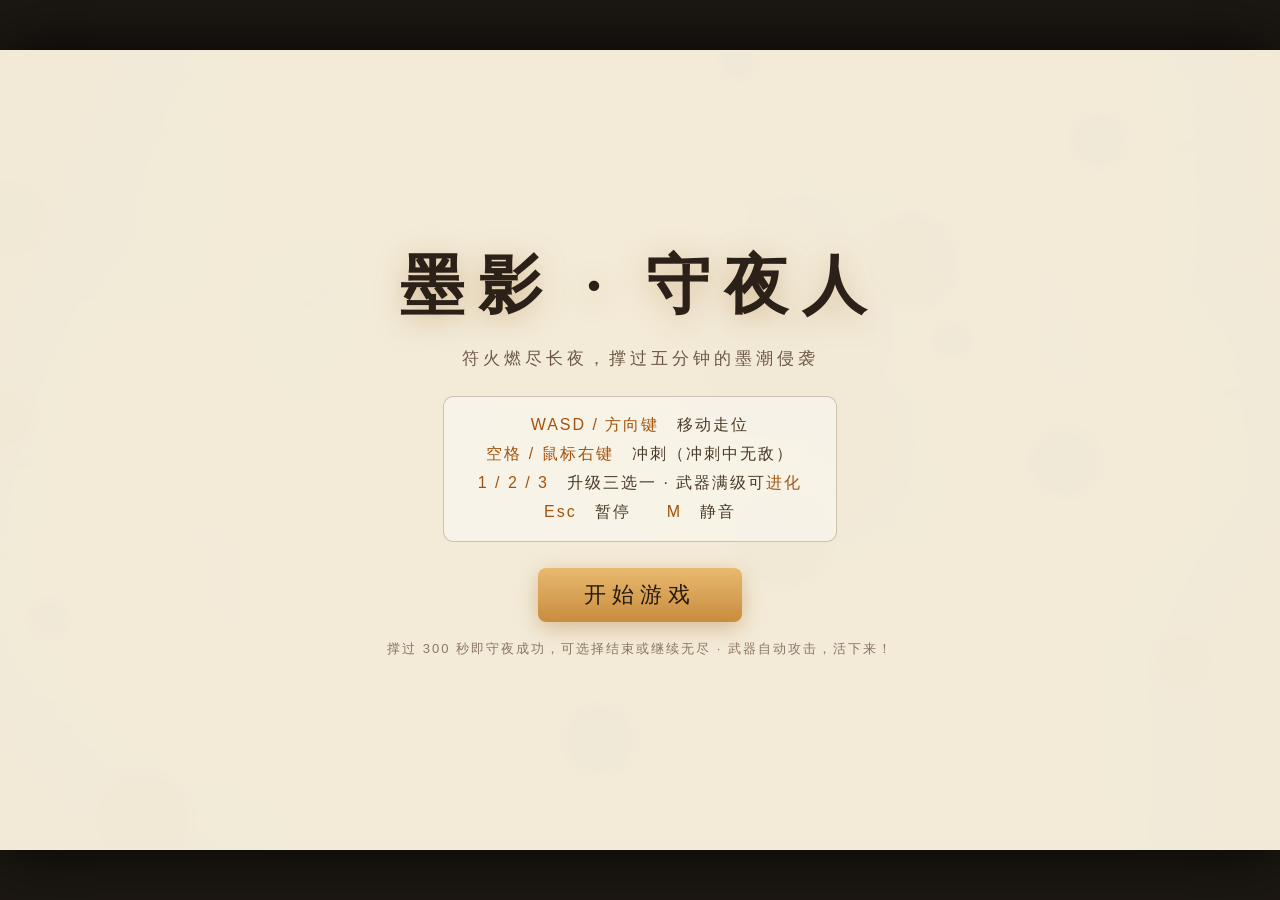
<file: games/mimo/game/index.html>
<!DOCTYPE html>
<html lang="zh-CN">
<head>
<meta charset="UTF-8">
<meta name="viewport" content="width=device-width, initial-scale=1.0">
<title>墨影 · 守夜人</title>
<link rel="icon" href="data:,">
<link rel="stylesheet" href="css/style.css">
</head>
<body>
<div id="game-wrap">
  <canvas id="game" width="960" height="600"></canvas>

  <!-- HUD -->
  <div id="hud" class="hidden">
    <div id="hud-top">
      <div id="hp-wrap"><div id="hp-bar"></div><span id="hp-text">100 / 100</span></div>
      <div id="timer">00:00</div>
      <div id="kills">击杀 0</div>
    </div>

    <div id="boss-hp-wrap" class="hidden">
      <div id="boss-name">墨君</div>
      <div id="boss-hp-outer"><div id="boss-hp-bar"></div></div>
    </div>

    <div id="hud-bottom">
      <div id="level-badge">Lv 1</div>
      <div id="xp-wrap"><div id="xp-bar"></div></div>
      <div id="weapon-icons"></div>
    </div>

    <div id="mute-flag" class="hidden">静音中</div>
  </div>

  <!-- 横幅提示 -->
  <div id="banner"></div>

  <!-- 标题界面 -->
  <div id="title-screen" class="screen">
    <h1>墨影 · 守夜人</h1>
    <p class="subtitle">符火燃尽长夜，撑过五分钟的墨潮侵袭</p>
    <div class="controls">
      <div><b>WASD / 方向键</b>　移动走位</div>
      <div><b>空格 / 鼠标右键</b>　冲刺（冲刺中无敌）</div>
      <div><b>1 / 2 / 3</b>　升级三选一 · 武器满级可<b>进化</b></div>
      <div><b>Esc</b>　暂停　　<b>M</b>　静音</div>
    </div>
    <button id="start-btn" class="btn">开始游戏</button>
    <p class="hint">撑过 300 秒即守夜成功，可选择结束或继续无尽 · 武器自动攻击，活下来！</p>
  </div>

  <!-- 升级三选一 -->
  <div id="levelup-screen" class="screen hidden">
    <h2>星火入体 · 选择强化</h2>
    <div id="cards"></div>
    <p class="hint">点击卡片或按 1 / 2 / 3 选择</p>
  </div>

  <!-- 暂停 -->
  <div id="pause-screen" class="screen hidden">
    <h2>长夜暂歇</h2>
    <button id="resume-btn" class="btn">继续游戏</button>
    <button id="restart-btn" class="btn btn-ghost">重新开始</button>
    <button id="mute-btn" class="btn btn-ghost">静音开关（M）</button>
    <p class="hint">按 Esc 继续</p>
  </div>

  <!-- 胜利结算（300 秒达成，一次性） -->
  <div id="victory-screen" class="screen hidden">
    <h2 id="victory-title">守夜成功</h2>
    <p class="subtitle">撑过五分钟墨潮，守夜目标已达成</p>
    <div id="victory-stats"></div>
    <div class="btn-row">
      <button id="end-btn" class="btn">结束本局</button>
      <button id="endless-btn" class="btn btn-ghost">继续无尽</button>
    </div>
    <p class="hint">纪录已结算（仅此一次）· 按 Enter 继续无尽 / 按 E 结束本局</p>
  </div>

  <!-- 结算 -->
  <div id="gameover-screen" class="screen hidden">
    <h2 id="over-title">长夜终结</h2>
    <div id="over-stats"></div>
    <div id="new-record" class="hidden">★ 新纪录 ★</div>
    <button id="again-btn" class="btn">再来一局</button>
    <p class="hint">按 Enter 再来一局</p>
  </div>
</div>

<script src="js/config.js"></script>
<script src="js/audio.js"></script>
<script src="js/entities.js"></script>
<script src="js/weapons.js"></script>
<script src="js/game.js"></script>
<script src="js/main.js"></script>
</body>
</html>
</file>
<file: games/deepseek/styles.css>
/* ============================================================
   《长夜点灯》界面样式
   墨蓝的夜、纸雕的层次、一盏暖灯。
   ============================================================ */

:root {
  --ink: #040a12;
  --ink-deep: #02060c;
  --night: #08141f;
  --night-soft: #0e202a;
  --panel: rgba(8, 19, 28, 0.76);
  --panel-deep: rgba(5, 13, 20, 0.94);
  --line: rgba(238, 205, 148, 0.16);
  --line-soft: rgba(191, 214, 208, 0.10);
  --gold: #ffc879;
  --gold-hot: #ffad52;
  --cream: #f8e8c8;
  --paper: #e9dcc2;
  --muted: #8ea4a7;
  --muted-dim: #64797e;
  --teal: #7caea9;
  --danger: #ff7b68;
  --danger-deep: #b83832;
  --serif: "Songti SC", "STSong", "Noto Serif SC", "SimSun", Georgia, serif;
  --sans: -apple-system, BlinkMacSystemFont, "Segoe UI", "PingFang SC", "Hiragino Sans GB", "Microsoft YaHei", sans-serif;
  --safe-top: env(safe-area-inset-top, 0px);
  --safe-bottom: env(safe-area-inset-bottom, 0px);
  --safe-left: env(safe-area-inset-left, 0px);
  --safe-right: env(safe-area-inset-right, 0px);
}

* {
  box-sizing: border-box;
}

html,
body {
  margin: 0;
  width: 100%;
  height: 100%;
  overflow: hidden;
  overflow: clip;
  background: var(--ink-deep);
}

body {
  color: var(--cream);
  font-family: var(--sans);
  font-size: 15px;
  line-height: 1.6;
  -webkit-font-smoothing: antialiased;
  text-rendering: optimizeLegibility;
  user-select: none;
  -webkit-user-select: none;
  -webkit-tap-highlight-color: transparent;
  overscroll-behavior: none;
  touch-action: manipulation;
}

button {
  margin: 0;
  color: inherit;
  font: inherit;
  border: 0;
  background: none;
  cursor: pointer;
}

button:disabled {
  cursor: default;
}

[hidden] {
  display: none !important;
}

#app {
  position: fixed;
  inset: 0;
  overflow: hidden;
  overflow: clip;
  isolation: isolate;
  background:
    radial-gradient(ellipse 70% 55% at 50% 46%, rgba(24, 52, 53, 0.48), transparent 70%),
    radial-gradient(ellipse 90% 85% at 50% 110%, rgba(43, 35, 22, 0.25), transparent 65%),
    var(--ink-deep);
}

#gameCanvas {
  position: absolute;
  top: 50%;
  left: 50%;
  z-index: 1;
  display: block;
  width: min(100vw, calc(100vh * 16 / 9));
  height: min(100vh, calc(100vw * 9 / 16));
  transform: translate(-50%, -50%);
  background: #061019;
  outline: none;
  touch-action: none;
}

.screen-vignette {
  position: absolute;
  inset: 0;
  z-index: 4;
  pointer-events: none;
  background:
    linear-gradient(180deg, rgba(1, 5, 10, 0.42), transparent 18%, transparent 76%, rgba(1, 5, 10, 0.54)),
    radial-gradient(ellipse 82% 76% at 50% 48%, transparent 55%, rgba(0, 4, 9, 0.45) 100%);
}

.grain {
  position: absolute;
  inset: -20%;
  z-index: 90;
  pointer-events: none;
  opacity: 0.032;
  mix-blend-mode: soft-light;
  background-image: url("data:image/svg+xml,%3Csvg viewBox='0 0 180 180' xmlns='http://www.w3.org/2000/svg'%3E%3Cfilter id='n'%3E%3CfeTurbulence type='fractalNoise' baseFrequency='0.78' numOctaves='3' stitchTiles='stitch'/%3E%3C/filter%3E%3Crect width='100%25' height='100%25' filter='url(%23n)' opacity='0.55'/%3E%3C/svg%3E");
  animation: grain-shift 7s steps(6) infinite;
}

.damage-flash {
  position: absolute;
  inset: 0;
  z-index: 35;
  pointer-events: none;
  opacity: 0;
  box-shadow:
    inset 0 0 90px 28px rgba(177, 30, 25, 0.65),
    inset 0 0 22px 2px rgba(255, 109, 82, 0.35);
  transition: opacity 260ms ease-out;
}

.damage-flash.is-active {
  opacity: 1;
  transition: none;
}

/* ============================================================
   通用文字与按钮
   ============================================================ */

.eyebrow {
  margin: 0;
  color: var(--gold);
  font-size: 10px;
  font-weight: 600;
  letter-spacing: 0.38em;
  text-transform: uppercase;
}

.btn {
  position: relative;
  display: inline-flex;
  align-items: center;
  justify-content: center;
  gap: 14px;
  min-width: 148px;
  height: 52px;
  padding: 0 24px;
  overflow: hidden;
  border: 1px solid transparent;
  border-radius: 999px;
  font-size: 14px;
  font-weight: 600;
  letter-spacing: 0.1em;
  white-space: nowrap;
  transition:
    transform 180ms ease,
    box-shadow 220ms ease,
    border-color 220ms ease,
    background 220ms ease,
    color 220ms ease;
}

.btn::after {
  content: "";
  position: absolute;
  inset: 0;
  pointer-events: none;
  background: linear-gradient(110deg, transparent 25%, rgba(255, 255, 255, 0.24), transparent 60%);
  transform: translateX(-130%);
  transition: transform 620ms ease;
}

.btn:hover::after {
  transform: translateX(130%);
}

.btn:active {
  transform: translateY(1px) scale(0.995);
}

.btn-primary {
  color: #211708;
  background: linear-gradient(135deg, #ffe3ac 0%, #ffc36c 42%, #e9953e 100%);
  border-color: rgba(255, 236, 194, 0.65);
  box-shadow:
    0 12px 36px rgba(228, 137, 44, 0.24),
    inset 0 1px 0 rgba(255, 255, 255, 0.5);
}

.btn-primary:hover {
  transform: translateY(-2px);
  box-shadow:
    0 18px 44px rgba(236, 148, 53, 0.33),
    0 0 0 5px rgba(255, 190, 103, 0.08),
    inset 0 1px 0 rgba(255, 255, 255, 0.5);
}

.btn-ghost {
  color: var(--paper);
  background: rgba(13, 30, 38, 0.46);
  border-color: rgba(224, 197, 148, 0.22);
  box-shadow: inset 0 1px 0 rgba(255, 255, 255, 0.04);
}

.btn-ghost:hover {
  color: var(--cream);
  border-color: rgba(255, 202, 119, 0.42);
  background: rgba(23, 43, 49, 0.7);
  transform: translateY(-2px);
}

.btn-arrow {
  font-size: 18px;
  font-weight: 400;
  transition: transform 180ms ease;
}

.btn:hover .btn-arrow {
  transform: translateX(4px);
}

.text-btn {
  padding: 4px 2px;
  color: var(--muted);
  font-size: 12px;
  letter-spacing: 0.08em;
  text-decoration: underline;
  text-decoration-color: rgba(164, 186, 184, 0.32);
  text-underline-offset: 5px;
  transition: color 180ms ease;
}

.text-btn:hover {
  color: var(--gold);
}

kbd {
  display: inline-flex;
  align-items: center;
  justify-content: center;
  min-width: 24px;
  height: 23px;
  margin: 0 2px;
  padding: 0 6px;
  color: #d9e2da;
  font-family: var(--sans);
  font-size: 10px;
  font-weight: 600;
  line-height: 1;
  border: 1px solid rgba(211, 224, 210, 0.2);
  border-bottom-color: rgba(211, 224, 210, 0.36);
  border-radius: 6px;
  background: rgba(19, 36, 40, 0.86);
  box-shadow: 0 1px 0 rgba(0, 0, 0, 0.4);
}

.icon-btn {
  display: inline-flex;
  align-items: center;
  justify-content: center;
  width: 34px;
  height: 34px;
  padding: 0;
  color: #cfd9ce;
  border: 1px solid rgba(205, 221, 211, 0.15);
  border-radius: 50%;
  background: rgba(8, 21, 28, 0.58);
  transition: color 160ms ease, border-color 160ms ease, background 160ms ease;
}

.icon-btn:hover {
  color: var(--gold);
  border-color: rgba(255, 201, 121, 0.4);
  background: rgba(27, 43, 41, 0.8);
}

.icon-btn svg {
  width: 17px;
  height: 17px;
  fill: currentColor;
}

.icon-btn .sound-wave {
  fill: none;
  stroke: currentColor;
  stroke-width: 1.7;
  stroke-linecap: round;
}

.sound-btn .icon-muted {
  display: none;
}

.sound-btn.is-muted .icon-sound {
  display: none;
}

.sound-btn.is-muted .icon-muted {
  display: block;
}

.icon-muted .slash {
  fill: none;
  stroke: currentColor;
  stroke-width: 1.8;
  stroke-linecap: round;
}

button:focus-visible,
.text-btn:focus-visible {
  outline: 2px solid var(--gold);
  outline-offset: 3px;
}

/* ============================================================
   HUD
   ============================================================ */

.hud {
  position: absolute;
  inset: 0;
  z-index: 10;
  display: flex;
  flex-direction: column;
  padding:
    calc(18px + var(--safe-top))
    calc(22px + var(--safe-right))
    calc(20px + var(--safe-bottom))
    calc(22px + var(--safe-left));
  pointer-events: none;
  opacity: 1;
  transition: opacity 320ms ease, visibility 320ms ease;
}

.hud.is-hidden {
  visibility: hidden;
  opacity: 0;
}

.hud-top {
  display: grid;
  grid-template-columns: minmax(170px, 1fr) auto minmax(170px, 1fr);
  align-items: start;
  gap: 14px;
}

.hud-panel {
  border: 1px solid var(--line-soft);
  border-radius: 15px;
  background:
    linear-gradient(135deg, rgba(18, 34, 40, 0.78), rgba(5, 14, 21, 0.64));
  box-shadow:
    0 10px 32px rgba(0, 0, 0, 0.18),
    inset 0 1px 0 rgba(255, 255, 255, 0.04);
  backdrop-filter: blur(12px) saturate(0.9);
  -webkit-backdrop-filter: blur(12px) saturate(0.9);
}

.vitals-panel {
  justify-self: start;
  width: 224px;
  padding: 11px 14px 12px;
}

.vitals-head {
  display: flex;
  align-items: center;
  justify-content: space-between;
  gap: 10px;
  margin-bottom: 8px;
}

.vitals-name {
  color: var(--muted);
  font-size: 9px;
  font-weight: 600;
  letter-spacing: 0.28em;
}

.hearts {
  display: flex;
  align-items: center;
  gap: 3px;
  height: 18px;
}

.heart {
  display: block;
  width: 17px;
  height: 17px;
  color: rgba(208, 142, 124, 0.16);
  font-size: 19px;
  line-height: 18px;
  text-align: center;
  text-shadow: none;
  transform: scale(0.92);
  transition: color 220ms ease, text-shadow 220ms ease, transform 220ms ease;
}

.heart.is-full {
  color: #ff8a70;
  text-shadow: 0 0 12px rgba(255, 108, 78, 0.5);
  transform: scale(1);
}

.heart.is-half {
  color: #c46d5d;
}

.oil-row {
  display: flex;
  align-items: center;
  gap: 7px;
}

.oil-glyph {
  color: var(--gold);
  font-size: 11px;
  text-shadow: 0 0 9px rgba(255, 183, 88, 0.6);
}

.oil-track {
  position: relative;
  flex: 1;
  height: 6px;
  overflow: hidden;
  border-radius: 99px;
  background: rgba(2, 8, 12, 0.8);
  box-shadow: inset 0 1px 2px rgba(0, 0, 0, 0.65);
}

.oil-fill {
  width: 72%;
  height: 100%;
  border-radius: inherit;
  background: linear-gradient(90deg, #b8612d, #ffb257 62%, #ffe0a0);
  box-shadow: 0 0 10px rgba(255, 171, 80, 0.52);
  transition: width 120ms linear, background 300ms ease;
}

.oil-fill.is-low {
  background: linear-gradient(90deg, #8a3126, #df6447);
  box-shadow: 0 0 10px rgba(224, 82, 62, 0.55);
}

.oil-value {
  width: 24px;
  color: #d9c9a9;
  font-family: "SFMono-Regular", Consolas, monospace;
  font-size: 10px;
  text-align: right;
}

.night-panel {
  justify-self: center;
  min-width: 154px;
  padding: 8px 18px 9px;
  text-align: center;
}

.time-caption {
  color: var(--muted);
  font-size: 8px;
  font-weight: 600;
  letter-spacing: 0.3em;
}

.time-value {
  margin-top: -1px;
  color: var(--cream);
  font-family: var(--serif);
  font-size: 27px;
  font-variant-numeric: tabular-nums;
  font-weight: 500;
  letter-spacing: 0.08em;
  line-height: 1.22;
  text-shadow: 0 0 22px rgba(255, 202, 126, 0.14);
}

.time-value.is-urgent {
  color: #ff9a7d;
  animation: urgent-pulse 1s ease-in-out infinite;
}

.lamp-status {
  display: flex;
  justify-content: center;
  gap: 8px;
  margin-top: 4px;
}

.lamp-dot {
  display: block;
  width: 7px;
  height: 7px;
  border: 1px solid rgba(205, 218, 207, 0.26);
  border-radius: 1px;
  background: rgba(4, 10, 14, 0.8);
  transform: rotate(45deg);
  transition: background 240ms ease, border-color 240ms ease, box-shadow 240ms ease, transform 240ms ease;
}

.lamp-dot.is-lit {
  border-color: #ffe3a9;
  background: var(--gold);
  box-shadow: 0 0 9px rgba(255, 184, 88, 0.8), 0 0 18px rgba(255, 156, 62, 0.3);
  transform: rotate(45deg) scale(1.15);
}

.lamp-dot.is-stolen {
  border-color: #d8a6e2;
  background: #6d4580;
  box-shadow: 0 0 9px rgba(190, 116, 209, 0.7);
  animation: stolen-pulse 1.1s ease-in-out infinite;
}

.finale-meter {
  height: 2px;
  margin-top: 5px;
  overflow: hidden;
  border-radius: 99px;
  background: rgba(0, 0, 0, 0.5);
}

.finale-fill {
  width: 0%;
  height: 100%;
  background: linear-gradient(90deg, #e69a4d, #fff1c9);
  box-shadow: 0 0 10px rgba(255, 203, 125, 0.8);
}

.control-panel {
  justify-self: end;
  display: flex;
  align-items: center;
  gap: 13px;
  padding: 8px 9px 8px 14px;
}

.score-box {
  display: flex;
  flex-direction: column;
  align-items: flex-end;
  gap: 1px;
}

.score-label {
  color: var(--muted);
  font-size: 8px;
  font-weight: 600;
  letter-spacing: 0.2em;
}

.score-value {
  min-width: 46px;
  color: #f1dfba;
  font-family: var(--serif);
  font-size: 18px;
  font-variant-numeric: tabular-nums;
  line-height: 1.15;
  text-align: right;
}

.hud-actions {
  display: flex;
  gap: 6px;
  pointer-events: auto;
}

.objective {
  position: absolute;
  top: calc(94px + var(--safe-top));
  left: 50%;
  display: flex;
  align-items: center;
  gap: 8px;
  max-width: min(86vw, 560px);
  padding: 7px 14px 7px 11px;
  color: #d9d7c4;
  font-size: 12px;
  letter-spacing: 0.04em;
  white-space: nowrap;
  border: 1px solid rgba(198, 215, 203, 0.1);
  border-radius: 999px;
  background: rgba(4, 13, 20, 0.5);
  backdrop-filter: blur(8px);
  -webkit-backdrop-filter: blur(8px);
  transform: translateX(-50%);
  transition: color 260ms ease, border-color 260ms ease, background 260ms ease;
}

.objective.is-urgent {
  color: #ffe4b4;
  border-color: rgba(255, 198, 113, 0.32);
  background: rgba(39, 24, 12, 0.58);
}

.objective-mode {
  padding: 2px 7px;
  color: #241a0d;
  font-size: 8px;
  font-weight: 700;
  letter-spacing: 0.12em;
  line-height: 1.4;
  border-radius: 999px;
  background: linear-gradient(135deg, #ffe1a9, #e8a750);
}

.stage-dots {
  display: inline-flex;
  gap: 3px;
  align-items: center;
  margin-left: 2px;
}

.stage-dots i {
  display: block;
  width: 5px;
  height: 5px;
  border: 1px solid rgba(226, 213, 178, 0.28);
  border-radius: 1px;
  background: transparent;
  transform: rotate(45deg);
}

.stage-dots i.is-done {
  border-color: #ffe1a9;
  background: #ffc879;
  box-shadow: 0 0 6px rgba(255, 183, 90, 0.7);
}

.stage-dots i.is-current {
  border-color: #fff0c4;
  background: rgba(255, 206, 128, 0.45);
  box-shadow: 0 0 7px rgba(255, 200, 120, 0.7);
}

.objective-mark {
  color: var(--gold);
  font-size: 8px;
  text-shadow: 0 0 10px rgba(255, 187, 92, 0.7);
}

.toast {
  position: absolute;
  top: calc(132px + var(--safe-top));
  left: 50%;
  max-width: min(86vw, 560px);
  padding: 9px 18px;
  color: #f7e6c3;
  font-size: 13px;
  letter-spacing: 0.08em;
  text-align: center;
  white-space: nowrap;
  border: 1px solid rgba(255, 203, 128, 0.24);
  border-radius: 999px;
  background: rgba(24, 19, 12, 0.72);
  box-shadow: 0 8px 30px rgba(0, 0, 0, 0.25);
  backdrop-filter: blur(10px);
  -webkit-backdrop-filter: blur(10px);
  opacity: 0;
  pointer-events: none;
  transform: translate(-50%, -6px);
  transition: opacity 260ms ease, transform 260ms ease;
}

.toast.is-visible {
  opacity: 1;
  transform: translate(-50%, 0);
}

.hint {
  position: absolute;
  left: calc(24px + var(--safe-left));
  bottom: calc(24px + var(--safe-bottom));
  display: flex;
  align-items: flex-start;
  gap: 9px;
  max-width: 420px;
  padding: 10px 14px 10px 12px;
  color: #b6c4bc;
  font-size: 11px;
  line-height: 1.65;
  border-left: 1px solid rgba(255, 196, 111, 0.5);
  background: linear-gradient(90deg, rgba(4, 12, 18, 0.7), rgba(4, 12, 18, 0));
  opacity: 0;
  transform: translateY(5px);
  transition: opacity 280ms ease, transform 280ms ease;
}

.hint.is-visible {
  opacity: 1;
  transform: translateY(0);
}

.hint-star {
  color: var(--gold);
  font-size: 10px;
  line-height: 1.7;
  text-shadow: 0 0 9px rgba(255, 186, 89, 0.8);
}

.interact-prompt {
  position: absolute;
  bottom: calc(30px + var(--safe-bottom));
  left: 50%;
  min-width: 230px;
  padding: 10px 16px 9px;
  text-align: center;
  border: 1px solid rgba(255, 208, 139, 0.3);
  border-radius: 11px;
  background: rgba(17, 16, 12, 0.82);
  box-shadow: 0 12px 42px rgba(0, 0, 0, 0.35);
  backdrop-filter: blur(12px);
  -webkit-backdrop-filter: blur(12px);
  opacity: 0;
  pointer-events: none;
  transform: translate(-50%, 8px);
  transition: opacity 180ms ease, transform 180ms ease;
}

.interact-prompt.is-visible {
  opacity: 1;
  transform: translate(-50%, 0);
}

.interact-text {
  color: #f2dfb9;
  font-size: 12px;
  letter-spacing: 0.06em;
}

.interact-text kbd {
  height: 20px;
  min-width: 21px;
  margin: 0 3px;
  font-size: 9px;
  border-color: rgba(255, 213, 147, 0.26);
  background: rgba(55, 42, 25, 0.9);
}

.interact-track {
  height: 2px;
  margin-top: 7px;
  overflow: hidden;
  border-radius: 99px;
  background: rgba(255, 255, 255, 0.11);
}

.interact-fill {
  width: 0%;
  height: 100%;
  background: linear-gradient(90deg, #f5b45d, #fff0c4);
  box-shadow: 0 0 9px rgba(255, 193, 100, 0.8);
}

/* ============================================================
   触屏控件
   ============================================================ */

.touch-ui {
  display: none;
}

.is-touch .touch-ui {
  display: block;
}

.touch-ui.is-hidden {
  display: none !important;
}

.touch-ui {
  position: absolute;
  inset: 0;
  z-index: 14;
  pointer-events: none;
}

.stick {
  position: absolute;
  bottom: calc(18px + var(--safe-bottom));
  width: 132px;
  height: 154px;
  pointer-events: auto;
  touch-action: none;
}

.stick-move {
  left: calc(16px + var(--safe-left));
}

.stick-aim {
  right: calc(16px + var(--safe-right));
}

.stick-base {
  position: relative;
  width: 122px;
  height: 122px;
  margin: 0 auto;
  border: 1px solid rgba(202, 219, 208, 0.18);
  border-radius: 50%;
  background:
    radial-gradient(circle at 50% 50%, rgba(20, 45, 49, 0.35), rgba(4, 12, 18, 0.42) 62%, rgba(4, 12, 18, 0.16));
  box-shadow:
    inset 0 0 26px rgba(0, 0, 0, 0.25),
    0 4px 22px rgba(0, 0, 0, 0.16);
  transition: border-color 180ms ease, background 180ms ease;
}

.stick-base::before {
  content: "";
  position: absolute;
  inset: 17px;
  border: 1px dashed rgba(199, 220, 206, 0.08);
  border-radius: 50%;
}

.stick.is-active .stick-base {
  border-color: rgba(255, 201, 117, 0.38);
  background:
    radial-gradient(circle at 50% 50%, rgba(71, 61, 37, 0.36), rgba(7, 16, 21, 0.46) 66%);
}

.stick-knob {
  position: absolute;
  top: 50%;
  left: 50%;
  width: 48px;
  height: 48px;
  border: 1px solid rgba(255, 224, 175, 0.36);
  border-radius: 50%;
  background:
    radial-gradient(circle at 35% 28%, rgba(255, 236, 198, 0.32), transparent 38%),
    linear-gradient(145deg, rgba(92, 84, 60, 0.78), rgba(19, 32, 32, 0.9));
  box-shadow:
    0 3px 14px rgba(0, 0, 0, 0.38),
    inset 0 1px 0 rgba(255, 255, 255, 0.14);
  transform: translate(-50%, -50%);
  will-change: transform;
}

.stick-caption {
  position: absolute;
  right: 0;
  bottom: 0;
  left: 0;
  color: rgba(206, 217, 205, 0.5);
  font-size: 8px;
  letter-spacing: 0.15em;
  text-align: center;
}

.touch-btn {
  position: absolute;
  display: flex;
  flex-direction: column;
  align-items: center;
  justify-content: center;
  gap: 1px;
  width: 66px;
  height: 66px;
  color: #ebd8b4;
  border: 1px solid rgba(255, 210, 144, 0.28);
  border-radius: 50%;
  background:
    radial-gradient(circle at 40% 30%, rgba(117, 91, 51, 0.3), transparent 55%),
    rgba(8, 18, 23, 0.72);
  box-shadow: 0 5px 20px rgba(0, 0, 0, 0.25), inset 0 1px 0 rgba(255, 255, 255, 0.06);
  pointer-events: auto;
  touch-action: none;
  transition: transform 120ms ease, opacity 180ms ease, border-color 180ms ease;
}

.touch-btn:active,
.touch-btn.is-pressed {
  transform: scale(0.94);
  border-color: rgba(255, 205, 129, 0.62);
}

.touch-btn:disabled {
  opacity: 0.35;
  border-color: rgba(204, 217, 207, 0.14);
}

.touch-glyph {
  font-size: 18px;
  line-height: 1;
  text-shadow: 0 0 12px rgba(255, 186, 92, 0.6);
}

.touch-label {
  font-size: 9px;
  letter-spacing: 0.08em;
}

.dash-btn {
  right: calc(156px + var(--safe-right));
  bottom: calc(30px + var(--safe-bottom));
}

.interact-btn {
  right: calc(38px + var(--safe-right));
  bottom: calc(170px + var(--safe-bottom));
  border-color: rgba(255, 203, 126, 0.4);
  background:
    radial-gradient(circle at 40% 30%, rgba(142, 94, 39, 0.4), transparent 55%),
    rgba(18, 21, 16, 0.82);
}

/* ============================================================
   标题页
   ============================================================ */

.screens {
  position: absolute;
  inset: 0;
  z-index: 20;
  pointer-events: none;
}

.screen {
  position: absolute;
  inset: 0;
  display: flex;
  align-items: center;
  justify-content: center;
  pointer-events: auto;
}

.title-screen {
  overflow: hidden;
  text-align: center;
  background:
    radial-gradient(ellipse 42% 48% at 50% 45%, rgba(255, 168, 70, 0.06), transparent 72%),
    linear-gradient(180deg, rgba(3, 9, 16, 0.34) 0%, rgba(3, 9, 16, 0.08) 30%, rgba(3, 9, 16, 0.62) 78%, rgba(2, 6, 11, 0.9) 100%);
}

.title-scrim {
  position: absolute;
  inset: 0;
  pointer-events: none;
  background:
    radial-gradient(ellipse 60% 80% at 50% 46%, transparent 30%, rgba(1, 5, 10, 0.37) 92%),
    linear-gradient(90deg, rgba(2, 7, 12, 0.48), transparent 24%, transparent 76%, rgba(2, 7, 12, 0.48));
}

.title-content {
  position: relative;
  z-index: 2;
  width: min(880px, 92vw);
  padding: 10px 0 48px;
  animation: title-arrive 900ms cubic-bezier(0.2, 0.75, 0.25, 1) both;
}

.lamp-mark {
  position: relative;
  width: 96px;
  height: 96px;
  margin: 0 auto 10px;
}

.lamp-halo {
  position: absolute;
  top: 50%;
  left: 50%;
  width: 150px;
  height: 150px;
  border-radius: 50%;
  background: radial-gradient(circle, rgba(255, 173, 72, 0.23), rgba(255, 147, 44, 0.05) 42%, transparent 68%);
  transform: translate(-50%, -50%);
  animation: halo-breathe 5.5s ease-in-out infinite;
}

.lamp-ring {
  position: absolute;
  top: 50%;
  left: 50%;
  width: 89px;
  height: 89px;
  border: 1px solid rgba(255, 209, 137, 0.12);
  border-radius: 50%;
  transform: translate(-50%, -50%);
}

.lamp-ring::before,
.lamp-ring::after {
  content: "";
  position: absolute;
  top: 50%;
  left: 50%;
  width: 111px;
  height: 1px;
  background: linear-gradient(90deg, transparent, rgba(255, 201, 119, 0.18), transparent);
  transform: translate(-50%, -50%);
}

.lamp-ring::after {
  transform: translate(-50%, -50%) rotate(90deg);
}

.lamp-body {
  position: absolute;
  top: 50%;
  left: 50%;
  width: 37px;
  height: 47px;
  border: 1px solid rgba(255, 220, 163, 0.55);
  border-radius: 6px 6px 10px 10px;
  background: linear-gradient(180deg, rgba(70, 54, 31, 0.4), rgba(9, 15, 17, 0.9));
  box-shadow:
    0 0 22px rgba(255, 172, 76, 0.2),
    inset 0 0 14px rgba(255, 172, 76, 0.18);
  transform: translate(-50%, -50%);
}

.lamp-body::before {
  content: "";
  position: absolute;
  top: -7px;
  left: 50%;
  width: 25px;
  height: 6px;
  border: 1px solid rgba(255, 214, 150, 0.38);
  border-bottom: 0;
  border-radius: 7px 7px 0 0;
  transform: translateX(-50%);
}

.lamp-body::after {
  content: "";
  position: absolute;
  top: 9px;
  bottom: 9px;
  left: 50%;
  width: 1px;
  background: rgba(255, 222, 166, 0.22);
}

.lamp-flame {
  position: absolute;
  top: 50%;
  left: 50%;
  width: 15px;
  height: 23px;
  border-radius: 52% 48% 52% 48% / 64% 64% 36% 36%;
  background:
    radial-gradient(circle at 50% 68%, #fff8d9 0%, #ffe3a2 22%, #ffb45c 52%, rgba(255, 122, 39, 0.28) 76%, transparent 100%);
  filter: blur(0.3px);
  transform: translate(-50%, -45%) rotate(2deg);
  animation: flame-dance 2.6s ease-in-out infinite;
  box-shadow: 0 0 20px rgba(255, 181, 85, 0.55);
}

.title-eyebrow {
  margin-top: 5px;
  color: #d6b986;
  letter-spacing: 0.5em;
  animation: fade-up 900ms 120ms both;
}

.game-title {
  margin: 12px 0 4px;
  padding-left: 0.16em;
  color: #f7e6c3;
  font-family: var(--serif);
  font-size: clamp(58px, 9.6vw, 112px);
  font-weight: 500;
  letter-spacing: 0.16em;
  line-height: 1.06;
  text-shadow:
    0 2px 0 rgba(70, 39, 15, 0.35),
    0 0 24px rgba(255, 190, 108, 0.15),
    0 0 80px rgba(255, 148, 56, 0.12);
  animation: fade-up 1000ms 180ms both;
}

.game-title-en {
  margin: 0;
  color: rgba(219, 197, 157, 0.58);
  font-family: Georgia, var(--serif);
  font-size: clamp(8px, 1vw, 11px);
  letter-spacing: 0.55em;
  line-height: 1.8;
  text-indent: 0.55em;
  animation: fade-up 1000ms 260ms both;
}

.title-lead {
  margin: 24px auto 30px;
  color: #b8c1b8;
  font-family: var(--serif);
  font-size: clamp(13px, 1.4vw, 16px);
  letter-spacing: 0.06em;
  line-height: 2;
  text-shadow: 0 2px 16px rgba(0, 0, 0, 0.55);
  animation: fade-up 1000ms 360ms both;
}

.title-actions {
  display: flex;
  align-items: center;
  justify-content: center;
  gap: 12px;
  animation: fade-up 1000ms 450ms both;
}

.title-meta {
  display: flex;
  flex-wrap: wrap;
  align-items: center;
  justify-content: center;
  gap: 10px;
  margin-top: 27px;
  color: rgba(184, 198, 192, 0.56);
  font-size: 10px;
  letter-spacing: 0.06em;
  animation: fade-up 1000ms 560ms both;
}

.meta-dot {
  width: 2px;
  height: 2px;
  border-radius: 50%;
  background: rgba(214, 198, 165, 0.45);
}

.title-mute {
  font-size: 10px;
}

.title-corner {
  position: absolute;
  right: calc(30px + var(--safe-right));
  bottom: calc(27px + var(--safe-bottom));
  z-index: 2;
  display: flex;
  align-items: center;
  gap: 13px;
  color: rgba(191, 205, 197, 0.3);
  font-family: var(--serif);
  font-size: 9px;
  letter-spacing: 0.22em;
}

.corner-line {
  width: 38px;
  height: 1px;
  background: rgba(201, 208, 190, 0.18);
}

.title-version {
  position: absolute;
  bottom: calc(29px + var(--safe-bottom));
  left: calc(30px + var(--safe-left));
  z-index: 2;
  color: rgba(179, 194, 188, 0.28);
  font-size: 8px;
  letter-spacing: 0.16em;
}

/* ============================================================
   序章
   ============================================================ */

.intro-screen {
  padding: 14px 0;
  background:
    radial-gradient(ellipse 64% 76% at 50% 48%, rgba(8, 20, 26, 0.48), rgba(2, 7, 12, 0.78) 74%, rgba(1, 5, 9, 0.92));
  backdrop-filter: blur(2px);
  -webkit-backdrop-filter: blur(2px);
}

.intro-scrim {
  position: absolute;
  inset: 0;
  background:
    radial-gradient(ellipse 44% 50% at 50% 47%, rgba(255, 179, 94, 0.055), transparent 74%);
}

.intro-content {
  position: relative;
  z-index: 1;
  width: min(980px, 94vw);
  max-height: calc(100vh - 28px);
  padding: 4px 14px 20px;
  overflow-y: auto;
  text-align: center;
  scrollbar-width: thin;
  scrollbar-color: rgba(218, 184, 125, 0.25) transparent;
}

.intro-content::-webkit-scrollbar {
  width: 5px;
}

.intro-content::-webkit-scrollbar-thumb {
  border-radius: 99px;
  background: rgba(218, 184, 125, 0.25);
}

.intro-lines {
  margin: 16px 0 18px;
}

.intro-line {
  margin: 0 0 7px;
  color: #d7d4c1;
  font-family: var(--serif);
  font-size: clamp(15px, 1.7vw, 19px);
  letter-spacing: 0.1em;
  line-height: 1.8;
  text-shadow: 0 3px 25px rgba(0, 0, 0, 0.45);
}

.intro-line-1 {
  animation: intro-line 700ms 100ms both;
}

.intro-line-2 {
  color: #e3cfab;
  animation: intro-line 800ms 420ms both;
}

.intro-line-3 {
  display: none;
}

.prep-panel {
  width: min(920px, 100%);
  margin: 0 auto;
  padding: 12px 14px 10px;
  text-align: left;
  border: 1px solid rgba(207, 211, 183, 0.1);
  border-radius: 15px;
  background:
    linear-gradient(145deg, rgba(14, 28, 32, 0.78), rgba(4, 12, 18, 0.66));
  box-shadow: inset 0 1px 0 rgba(255, 255, 255, 0.035);
  animation: fade-up 550ms 250ms both;
}

.prep-block {
  margin-bottom: 9px;
}

.prep-block:last-of-type {
  margin-bottom: 0;
}

.prep-heading {
  display: flex;
  align-items: center;
  justify-content: space-between;
  gap: 12px;
  margin-bottom: 5px;
  color: #8ea6a0;
  font-size: 9px;
  letter-spacing: 0.12em;
}

.prep-heading > span:first-child {
  color: #e4cf9f;
  font-size: 10px;
  font-weight: 600;
}

.mode-switch {
  display: grid;
  grid-template-columns: repeat(2, minmax(0, 1fr));
  gap: 7px;
}

.mode-choice {
  display: flex;
  align-items: center;
  justify-content: space-between;
  gap: 8px;
  min-height: 34px;
  padding: 5px 12px;
  color: #a4b4ad;
  text-align: left;
  border: 1px solid rgba(197, 214, 204, 0.1);
  border-radius: 9px;
  background: rgba(4, 12, 18, 0.38);
  transition: border-color 160ms ease, background 160ms ease, color 160ms ease;
}

.mode-choice b {
  font-size: 12px;
  font-weight: 500;
  letter-spacing: 0.04em;
}

.mode-choice small {
  color: #718681;
  font-size: 8px;
  letter-spacing: 0.04em;
}

.mode-choice:hover,
.mode-choice.is-selected {
  color: #f2dfb8;
  border-color: rgba(255, 197, 117, 0.4);
  background: rgba(75, 51, 25, 0.32);
}

.mode-choice.is-selected small {
  color: #d0b37e;
}

.prep-choices {
  display: grid;
  grid-template-columns: repeat(3, minmax(0, 1fr));
  gap: 7px;
}

.prep-card {
  display: flex;
  flex-direction: column;
  gap: 3px;
  min-width: 0;
  padding: 7px 9px;
  color: #a9b7b0;
  text-align: left;
  border: 1px solid rgba(197, 214, 204, 0.1);
  border-radius: 9px;
  background: rgba(4, 12, 18, 0.38);
  transition: border-color 160ms ease, background 160ms ease, box-shadow 160ms ease;
}

.prep-card:hover,
.prep-card.is-selected {
  border-color: rgba(255, 196, 111, 0.46);
  background:
    radial-gradient(ellipse at 12% 0%, rgba(255, 184, 91, 0.11), transparent 58%),
    rgba(45, 35, 21, 0.34);
  box-shadow: 0 0 0 1px rgba(255, 197, 116, 0.08), inset 0 1px 0 rgba(255, 239, 205, 0.05);
}

.prep-card-top {
  display: flex;
  align-items: center;
  justify-content: space-between;
  gap: 5px;
}

.prep-card-top b {
  color: #ead8b2;
  font-family: var(--serif);
  font-size: 12px;
  font-weight: 500;
  letter-spacing: 0.05em;
}

.prep-card-top em {
  flex: 0 0 auto;
  padding: 1px 5px;
  color: #b6a17d;
  font-size: 7px;
  font-style: normal;
  letter-spacing: 0.08em;
  border: 1px solid rgba(211, 184, 133, 0.16);
  border-radius: 999px;
}

.prep-card-desc {
  color: #879d97;
  font-size: 8.5px;
  line-height: 1.5;
}

.prep-card-desc i {
  color: #e1bd78;
  font-style: normal;
  font-weight: 700;
}

.prep-card.is-selected .prep-card-desc {
  color: #aabbb2;
}

.prep-summary {
  margin: 8px 0 0;
  padding-top: 7px;
  color: #d3b985;
  font-family: var(--serif);
  font-size: 10px;
  letter-spacing: 0.06em;
  text-align: center;
  border-top: 1px solid rgba(204, 213, 188, 0.07);
}

.intro-actions {
  display: flex;
  align-items: center;
  justify-content: center;
  gap: 18px;
  margin-top: 12px;
  animation: fade-up 500ms 620ms both;
}

.intro-controls {
  margin-top: 10px;
  color: rgba(172, 191, 182, 0.5);
  font-size: 9px;
  letter-spacing: 0.05em;
  animation: fade-up 700ms 720ms both;
}

/* ============================================================
   弹层
   ============================================================ */

.modal-screen {
  background:
    radial-gradient(ellipse 60% 65% at 50% 45%, rgba(15, 34, 39, 0.36), transparent 74%),
    rgba(1, 5, 9, 0.72);
  backdrop-filter: blur(8px);
  -webkit-backdrop-filter: blur(8px);
}

#screenHelp {
  z-index: 6;
}

.modal {
  position: relative;
  width: min(720px, calc(100vw - 32px));
  max-height: min(88vh, 850px);
  padding: clamp(24px, 3.2vw, 42px);
  overflow: auto;
  color: #d8d4c1;
  border: 1px solid rgba(229, 196, 139, 0.16);
  border-radius: 24px;
  background:
    linear-gradient(145deg, rgba(18, 36, 42, 0.97), rgba(5, 14, 21, 0.98) 62%);
  box-shadow:
    0 40px 120px rgba(0, 0, 0, 0.55),
    inset 0 1px 0 rgba(255, 255, 255, 0.045);
  animation: modal-in 300ms cubic-bezier(0.2, 0.8, 0.25, 1) both;
  scrollbar-width: thin;
  scrollbar-color: rgba(218, 184, 125, 0.25) transparent;
}

.modal::-webkit-scrollbar {
  width: 6px;
}

.modal::-webkit-scrollbar-thumb {
  border-radius: 99px;
  background: rgba(218, 184, 125, 0.25);
}

.modal::before {
  content: "";
  position: absolute;
  top: 0;
  left: 12%;
  width: 76%;
  height: 1px;
  background: linear-gradient(90deg, transparent, rgba(255, 215, 150, 0.32), transparent);
}

.modal-head {
  display: flex;
  align-items: flex-start;
  justify-content: space-between;
  gap: 20px;
}

.modal h2 {
  margin: 8px 0 0;
  color: #f0dfbc;
  font-family: var(--serif);
  font-size: clamp(25px, 3.4vw, 34px);
  font-weight: 500;
  letter-spacing: 0.06em;
  line-height: 1.45;
}

.modal-close {
  flex: 0 0 auto;
  width: 38px;
  height: 38px;
  margin-top: 2px;
}

.modal-close svg {
  fill: none;
  stroke: currentColor;
  stroke-width: 1.7;
  stroke-linecap: round;
}

.help-grid {
  display: grid;
  grid-template-columns: repeat(2, minmax(0, 1fr));
  gap: 18px 26px;
  margin: 30px 0 26px;
}

.help-block {
  padding-left: 14px;
  border-left: 1px solid rgba(229, 194, 132, 0.2);
}

.help-block h3 {
  margin: 0 0 6px;
  color: #e5cea5;
  font-family: var(--serif);
  font-size: 15px;
  font-weight: 500;
  letter-spacing: 0.08em;
}

.help-block p {
  margin: 0;
  color: #9eaea9;
  font-size: 12px;
  line-height: 1.8;
}

.controls-wrap {
  padding: 16px 18px;
  border: 1px solid rgba(198, 214, 203, 0.09);
  border-radius: 14px;
  background: rgba(3, 10, 15, 0.32);
}

.desktop-controls {
  display: grid;
  grid-template-columns: repeat(3, minmax(0, 1fr));
  gap: 11px 14px;
}

.desktop-controls > div {
  display: flex;
  flex-wrap: wrap;
  align-items: center;
  gap: 5px;
  color: #95a9a5;
  font-size: 10px;
}

.desktop-controls > div span {
  margin-left: 4px;
}

.touch-controls {
  display: none;
  grid-template-columns: repeat(2, minmax(0, 1fr));
  gap: 11px 14px;
}

.touch-chip {
  padding: 2px 7px;
  color: #d8c69f;
  font-size: 9px;
  border: 1px solid rgba(221, 193, 141, 0.2);
  border-radius: 999px;
  background: rgba(45, 35, 21, 0.5);
}

.touch-controls > div {
  display: flex;
  align-items: center;
  gap: 8px;
  color: #9bb0a9;
  font-size: 10px;
}

.is-touch .desktop-controls {
  display: none;
}

.is-touch .touch-controls {
  display: grid;
}

.help-note {
  margin: 20px 0 22px;
  color: #d2bc93;
  font-family: var(--serif);
  font-size: 12px;
  letter-spacing: 0.05em;
  text-align: center;
}

.help-modal > .btn {
  display: flex;
  margin: 0 auto;
}

.pause-modal {
  width: min(440px, calc(100vw - 32px));
  text-align: center;
}

.pause-modal h2 {
  margin: 10px 0 0;
}

.pause-stats {
  display: flex;
  justify-content: center;
  gap: 14px;
  margin: 22px 0 26px;
  color: #8fa5a0;
  font-size: 11px;
}

.pause-stats span {
  padding: 7px 13px;
  border: 1px solid rgba(197, 214, 204, 0.09);
  border-radius: 999px;
  background: rgba(3, 10, 15, 0.3);
}

.pause-stats b {
  margin-left: 4px;
  color: #ead7b2;
  font-weight: 500;
}

.pause-mode {
  margin: -12px 0 20px;
  color: #b79e73;
  font-family: var(--serif);
  font-size: 10px;
  letter-spacing: 0.05em;
}

.menu-actions {
  display: flex;
  flex-direction: column;
  gap: 9px;
}

.menu-actions .btn {
  width: 100%;
  height: 47px;
  font-size: 13px;
}

.menu-quit {
  margin-top: 6px;
}

.setting-btn {
  margin-top: 20px;
  font-size: 10px;
  text-decoration: none;
}

.setting-btn:hover {
  text-decoration: underline;
}

/* ============================================================
   结算
   ============================================================ */

.result-modal {
  width: min(640px, calc(100vw - 32px));
  text-align: center;
}

.result-title {
  margin: 9px 0 12px;
  color: #e9d8b4;
  font-family: var(--serif);
  font-size: clamp(43px, 7vw, 66px);
  font-weight: 500;
  letter-spacing: 0.15em;
  line-height: 1.2;
  text-shadow: 0 0 42px rgba(255, 170, 80, 0.14);
}

.defeat-modal .result-title {
  color: #c8bbac;
  text-shadow: 0 0 36px rgba(196, 69, 54, 0.08);
}

.result-lead {
  margin: 0 auto;
  max-width: 430px;
  color: #9eada7;
  font-family: var(--serif);
  font-size: 13px;
  letter-spacing: 0.06em;
  line-height: 1.9;
}

.result-meta {
  margin: 9px 0 0;
  color: #b79e73;
  font-size: 9px;
  letter-spacing: 0.08em;
}

.result-stats {
  display: grid;
  grid-template-columns: repeat(4, minmax(0, 1fr));
  margin: 28px 0;
  padding: 18px 0;
  border-top: 1px solid rgba(202, 217, 204, 0.09);
  border-bottom: 1px solid rgba(202, 217, 204, 0.09);
}

.result-stats > div {
  display: flex;
  flex-direction: column;
  gap: 5px;
  padding: 0 8px;
  border-right: 1px solid rgba(202, 217, 204, 0.07);
}

.result-stats > div:last-child {
  border-right: 0;
}

.result-stats span {
  color: #798f8b;
  font-size: 9px;
  letter-spacing: 0.08em;
}

.result-stats b {
  color: #ebd8b0;
  font-family: var(--serif);
  font-size: 20px;
  font-variant-numeric: tabular-nums;
  font-weight: 500;
  letter-spacing: 0.04em;
}

.result-actions {
  display: flex;
  justify-content: center;
  gap: 10px;
}

.result-footnote {
  margin: 22px 0 0;
  color: #718783;
  font-size: 10px;
  letter-spacing: 0.03em;
}

.new-record {
  display: inline-flex;
  align-items: center;
  gap: 6px;
  margin-top: 15px;
  padding: 5px 13px;
  color: #34230c;
  font-size: 9px;
  font-weight: 700;
  letter-spacing: 0.2em;
  border-radius: 999px;
  background: linear-gradient(135deg, #ffe5ac, #efae58);
  box-shadow: 0 5px 18px rgba(229, 146, 52, 0.3);
  animation: record-pop 500ms both;
}

.victory-screen {
  overflow: hidden;
  background:
    radial-gradient(ellipse 76% 62% at 50% 102%, rgba(255, 186, 101, 0.32), transparent 64%),
    radial-gradient(ellipse 48% 48% at 50% 62%, rgba(255, 206, 139, 0.07), transparent 72%),
    linear-gradient(180deg, rgba(10, 24, 34, 0.76), rgba(17, 30, 32, 0.82) 58%, rgba(29, 35, 31, 0.86));
  backdrop-filter: blur(3px);
  -webkit-backdrop-filter: blur(3px);
}

.victory-screen::before {
  content: "";
  position: absolute;
  left: 50%;
  bottom: -46vmax;
  width: 104vmax;
  height: 104vmax;
  border-radius: 50%;
  background: radial-gradient(
    circle,
    rgba(255, 230, 174, 0.38) 0%,
    rgba(255, 184, 96, 0.17) 26%,
    rgba(226, 126, 63, 0.05) 46%,
    transparent 62%
  );
  transform: translateX(-50%);
  pointer-events: none;
  animation: dawn-breathe 6s ease-in-out infinite;
}

.victory-screen::after {
  content: "";
  position: absolute;
  right: 0;
  bottom: 14vh;
  left: 0;
  height: 1px;
  background: linear-gradient(90deg, transparent, rgba(255, 215, 152, 0.16), transparent);
  pointer-events: none;
}

.victory-modal {
  overflow: hidden;
  border-color: rgba(255, 214, 150, 0.32);
  background:
    radial-gradient(ellipse 100% 88% at 50% 118%, rgba(236, 158, 78, 0.26), transparent 70%),
    linear-gradient(145deg, rgba(36, 48, 45, 0.97), rgba(9, 18, 21, 0.99));
  box-shadow:
    0 40px 140px rgba(0, 0, 0, 0.46),
    0 0 100px rgba(255, 181, 87, 0.12),
    inset 0 1px 0 rgba(255, 239, 203, 0.08);
}

.victory-title {
  color: #ffe5b5;
  text-shadow: 0 0 54px rgba(255, 188, 96, 0.24);
}

.victory-sun {
  position: absolute;
  top: -122px;
  left: 50%;
  width: 300px;
  height: 300px;
  border-radius: 50%;
  background: radial-gradient(circle, rgba(255, 226, 167, 0.22), rgba(255, 168, 73, 0.06) 42%, transparent 68%);
  transform: translateX(-50%);
  pointer-events: none;
  animation: sun-rise 3.5s ease-out both;
}

.victory-stats {
  border-color: rgba(255, 202, 126, 0.12);
}

.victory-stats b {
  color: #ffe2ae;
}

.dawn-rays {
  position: absolute;
  top: 50%;
  left: 50%;
  width: 160vmax;
  height: 160vmax;
  border-radius: 50%;
  background: repeating-conic-gradient(
    from 0deg,
    rgba(255, 211, 142, 0.075) 0deg 3deg,
    transparent 3deg 13deg
  );
  -webkit-mask-image: radial-gradient(circle, transparent 0 13%, rgba(0, 0, 0, 0.7) 34%, #000 58%, transparent 78%);
  mask-image: radial-gradient(circle, transparent 0 13%, rgba(0, 0, 0, 0.7) 34%, #000 58%, transparent 78%);
  transform: translate(-50%, -50%);
  animation: rays-turn 90s linear infinite;
  pointer-events: none;
  opacity: 0.8;
}

@keyframes dawn-breathe {
  0%, 100% { opacity: 0.82; transform: translateX(-50%) scale(0.98); }
  50% { opacity: 1; transform: translateX(-50%) scale(1.04); }
}

/* ============================================================
   旋转提示
   ============================================================ */

.rotate-hint {
  position: absolute;
  top: calc(12px + var(--safe-top));
  left: 50%;
  z-index: 40;
  display: flex;
  align-items: center;
  gap: 10px;
  max-width: calc(100vw - 24px);
  padding: 8px 12px;
  color: #d6c39e;
  font-size: 10px;
  border: 1px solid rgba(235, 198, 132, 0.2);
  border-radius: 999px;
  background: rgba(11, 20, 24, 0.94);
  box-shadow: 0 10px 30px rgba(0, 0, 0, 0.3);
  transform: translateX(-50%);
}

.rotate-hint p {
  margin: 0;
  white-space: nowrap;
}

.rotate-hint .text-btn {
  white-space: nowrap;
  font-size: 9px;
}

.rotate-icon {
  display: inline-block;
  font-size: 15px;
  transform: rotate(90deg);
}

/* ============================================================
   无脚本提示
   ============================================================ */

.noscript {
  position: fixed;
  inset: 0;
  z-index: 200;
  display: grid;
  place-items: center;
  padding: 24px;
  color: #e7d5b4;
  font-family: var(--serif);
  text-align: center;
  background: #050c13;
}

/* ============================================================
   动画
   ============================================================ */

@keyframes title-arrive {
  from { opacity: 0; transform: translateY(15px) scale(0.995); }
  to { opacity: 1; transform: translateY(0) scale(1); }
}

@keyframes fade-up {
  from { opacity: 0; transform: translateY(10px); }
  to { opacity: 1; transform: translateY(0); }
}

@keyframes intro-line {
  from { opacity: 0; filter: blur(5px); transform: translateY(8px); }
  to { opacity: 1; filter: blur(0); transform: translateY(0); }
}

@keyframes modal-in {
  from { opacity: 0; transform: translateY(14px) scale(0.985); }
  to { opacity: 1; transform: translateY(0) scale(1); }
}

@keyframes halo-breathe {
  0%, 100% { opacity: 0.72; transform: translate(-50%, -50%) scale(0.95); }
  50% { opacity: 1; transform: translate(-50%, -50%) scale(1.08); }
}

@keyframes flame-dance {
  0%, 100% { transform: translate(-50%, -45%) rotate(-2deg) scale(1, 1); }
  35% { transform: translate(-50%, -48%) rotate(2deg) scale(0.92, 1.07); }
  70% { transform: translate(-50%, -43%) rotate(-1deg) scale(1.04, 0.96); }
}

@keyframes urgent-pulse {
  0%, 100% { opacity: 1; }
  50% { opacity: 0.6; }
}

@keyframes stolen-pulse {
  0%, 100% { opacity: 0.95; box-shadow: 0 0 8px rgba(190, 116, 209, 0.55); }
  50% { opacity: 0.55; box-shadow: 0 0 14px rgba(218, 146, 232, 0.9); }
}

@keyframes record-pop {
  from { opacity: 0; transform: scale(0.85); }
  to { opacity: 1; transform: scale(1); }
}

@keyframes sun-rise {
  from { opacity: 0; transform: translate(-50%, 40px) scale(0.8); }
  to { opacity: 1; transform: translate(-50%, 0) scale(1); }
}

@keyframes rays-turn {
  from { transform: translate(-50%, -50%) rotate(0deg); }
  to { transform: translate(-50%, -50%) rotate(360deg); }
}

@keyframes grain-shift {
  0% { transform: translate(0, 0); }
  20% { transform: translate(-2%, 1%); }
  40% { transform: translate(1%, -2%); }
  60% { transform: translate(2%, 2%); }
  80% { transform: translate(-1%, 1%); }
  100% { transform: translate(0, 0); }
}

/* ============================================================
   响应式
   ============================================================ */

@media (max-width: 820px) {
  .hud {
    padding:
      calc(10px + var(--safe-top))
      calc(10px + var(--safe-right))
      calc(10px + var(--safe-bottom))
      calc(10px + var(--safe-left));
  }

  .hud-top {
    grid-template-columns: minmax(0, 1fr) auto auto;
    gap: 6px;
  }

  .hud-panel {
    border-radius: 12px;
  }

  .vitals-panel {
    width: min(43vw, 165px);
    padding: 8px 9px 9px;
  }

  .vitals-name {
    display: none;
  }

  .vitals-head {
    justify-content: flex-start;
    margin-bottom: 5px;
  }

  .heart {
    width: 14px;
    height: 14px;
    font-size: 15px;
    line-height: 14px;
  }

  .oil-track {
    height: 5px;
  }

  .oil-value {
    width: 19px;
    font-size: 8px;
  }

  .night-panel {
    min-width: 102px;
    padding: 5px 9px 6px;
  }

  .time-caption {
    font-size: 7px;
    letter-spacing: 0.2em;
  }

  .time-value {
    font-size: 21px;
  }

  .lamp-status {
    gap: 6px;
    margin-top: 2px;
  }

  .lamp-dot {
    width: 6px;
    height: 6px;
  }

  .control-panel {
    gap: 5px;
    padding: 5px 6px;
  }

  .score-label {
    display: none;
  }

  .score-value {
    min-width: 28px;
    font-size: 14px;
  }

  .icon-btn {
    width: 28px;
    height: 28px;
  }

  .icon-btn svg {
    width: 14px;
    height: 14px;
  }

  .hud-actions {
    gap: 4px;
  }

  .objective {
    top: calc(76px + var(--safe-top));
    max-width: 92vw;
    padding: 5px 11px;
    overflow: hidden;
    font-size: 10px;
    text-overflow: ellipsis;
  }

  .toast {
    top: calc(107px + var(--safe-top));
    max-width: 90vw;
    padding: 7px 13px;
    overflow: hidden;
    font-size: 11px;
    text-overflow: ellipsis;
  }

  .hint {
    right: calc(12px + var(--safe-right));
    bottom: calc(186px + var(--safe-bottom));
    left: calc(12px + var(--safe-left));
    max-width: none;
    padding: 7px 10px;
    font-size: 9px;
    border-left-width: 1px;
    background: rgba(3, 10, 15, 0.74);
    border-radius: 0 8px 8px 0;
  }

  .interact-prompt {
    bottom: calc(250px + var(--safe-bottom));
    min-width: 190px;
    padding: 8px 12px;
  }

  .interact-text {
    font-size: 10px;
  }

  .stick {
    width: 118px;
    height: 140px;
    bottom: calc(12px + var(--safe-bottom));
  }

  .stick-move {
    left: calc(8px + var(--safe-left));
  }

  .stick-aim {
    right: calc(8px + var(--safe-right));
  }

  .stick-base {
    width: 108px;
    height: 108px;
  }

  .stick-knob {
    width: 42px;
    height: 42px;
  }

  .dash-btn {
    right: calc(132px + var(--safe-right));
    bottom: calc(26px + var(--safe-bottom));
    width: 58px;
    height: 58px;
  }

  .interact-btn {
    right: calc(25px + var(--safe-right));
    bottom: calc(150px + var(--safe-bottom));
    width: 58px;
    height: 58px;
  }

  .touch-glyph {
    font-size: 16px;
  }

  .touch-label {
    font-size: 8px;
  }

  .title-content {
    padding-bottom: 30px;
  }

  .lamp-mark {
    width: 72px;
    height: 72px;
    margin-bottom: 2px;
    transform: scale(0.82);
  }

  .game-title {
    margin-top: 6px;
    font-size: clamp(49px, 15vw, 76px);
    letter-spacing: 0.13em;
  }

  .game-title-en {
    font-size: 7px;
    letter-spacing: 0.38em;
  }

  .title-lead {
    margin: 19px auto 24px;
    font-size: 12px;
    line-height: 1.9;
  }

  .desktop-br {
    display: none;
  }

  .title-actions {
    flex-direction: column;
    gap: 8px;
  }

  .title-actions .btn {
    width: min(276px, 80vw);
    height: 48px;
  }

  .title-meta {
    gap: 7px;
    margin-top: 20px;
    padding: 0 10px;
    font-size: 8px;
  }

  .title-corner {
    display: none;
  }

  .title-version {
    right: 12px;
    bottom: calc(10px + var(--safe-bottom));
    left: 12px;
    font-size: 7px;
    text-align: center;
  }

  .intro-content {
    padding-bottom: 15px;
  }

  .intro-lines {
    margin: 24px 0 32px;
  }

  .intro-line {
    margin-bottom: 18px;
    font-size: 16px;
    line-height: 1.9;
  }

  .intro-actions {
    flex-direction: column;
    gap: 5px;
  }

  .intro-actions .btn {
    width: min(270px, 78vw);
  }

  .intro-controls {
    padding: 0 22px;
    font-size: 9px;
    line-height: 1.7;
  }

  .modal {
    width: min(94vw, 720px);
    max-height: 88vh;
    padding: 22px 18px;
    border-radius: 18px;
  }

  .modal h2 {
    font-size: 23px;
  }

  .help-grid {
    grid-template-columns: 1fr;
    gap: 15px;
    margin: 22px 0;
  }

  .help-block p {
    font-size: 11px;
  }

  .controls-wrap {
    padding: 13px;
  }

  .desktop-controls {
    grid-template-columns: repeat(2, minmax(0, 1fr));
  }

  .result-stats {
    grid-template-columns: repeat(2, minmax(0, 1fr));
    gap: 16px 0;
    margin: 22px 0;
  }

  .result-stats > div:nth-child(2) {
    border-right: 0;
  }

  .result-stats > div:nth-child(-n + 2) {
    padding-bottom: 12px;
    border-bottom: 1px solid rgba(202, 217, 204, 0.06);
  }

  .result-actions {
    flex-direction: column;
    gap: 8px;
  }

  .result-actions .btn {
    width: 100%;
  }

  .result-title {
    font-size: 45px;
  }

  .result-lead {
    font-size: 12px;
  }

  .rotate-hint {
    max-width: calc(100vw - 20px);
    padding: 7px 10px;
    font-size: 9px;
  }

  .rotate-hint p {
    max-width: 190px;
    overflow: hidden;
    text-overflow: ellipsis;
  }
}

@media (max-width: 420px) {
  .vitals-panel {
    width: 132px;
  }

  .night-panel {
    min-width: 88px;
    padding-right: 6px;
    padding-left: 6px;
  }

  .time-value {
    font-size: 18px;
  }

  .score-value {
    min-width: 22px;
    font-size: 12px;
  }

  .icon-btn {
    width: 26px;
    height: 26px;
  }

  .hud-actions {
    gap: 3px;
  }

  .control-panel {
    padding: 4px;
  }

  .title-lead {
    font-size: 11px;
  }

  .intro-line {
    font-size: 14px;
  }

  .stick {
    transform: scale(0.92);
  }

  .stick-move {
    transform-origin: bottom left;
  }

  .stick-aim {
    transform-origin: bottom right;
  }

  .dash-btn {
    right: calc(119px + var(--safe-right));
    width: 54px;
    height: 54px;
  }

  .interact-btn {
    right: calc(20px + var(--safe-right));
    bottom: calc(139px + var(--safe-bottom));
    width: 54px;
    height: 54px;
  }
}

@media (orientation: portrait) and (max-width: 820px) {
  .interact-prompt {
    bottom: calc(320px + var(--safe-bottom));
  }

  .hint {
    bottom: calc(238px + var(--safe-bottom));
  }

  .stick {
    bottom: calc(10px + var(--safe-bottom));
  }

  .rotate-hint {
    top: calc(50% - min(50vh, 28.125vw) - 52px);
    z-index: 16;
  }
}

@media (orientation: landscape) and (max-height: 520px) {
  .hud {
    padding-top: calc(6px + var(--safe-top));
  }

  .vitals-panel {
    width: 170px;
    padding: 5px 8px;
  }

  .vitals-head {
    margin-bottom: 3px;
  }

  .night-panel {
    padding: 3px 10px;
  }

  .time-value {
    font-size: 19px;
  }

  .objective {
    top: calc(64px + var(--safe-top));
    padding: 3px 10px;
  }

  .toast {
    top: calc(97px + var(--safe-top));
  }

  .hint {
    top: calc(128px + var(--safe-top));
    right: auto;
    bottom: auto;
    left: 50%;
    width: max-content;
    max-width: 46vw;
    padding: 5px 9px;
    font-size: 8px;
    border: 1px solid rgba(198, 214, 203, 0.08);
    border-radius: 7px;
    background: rgba(3, 10, 15, 0.7);
    transform: translateX(-50%);
  }

  .hint.is-visible {
    transform: translateX(-50%);
  }

  .interact-prompt {
    bottom: calc(96px + var(--safe-bottom));
    min-width: 170px;
    padding: 6px 10px;
  }

  .touch-btn {
    width: 54px;
    height: 54px;
  }

  .dash-btn {
    right: calc(120px + var(--safe-right));
    bottom: calc(24px + var(--safe-bottom));
  }

  .interact-btn {
    right: calc(26px + var(--safe-right));
    bottom: calc(132px + var(--safe-bottom));
  }

  .stick {
    width: 100px;
    height: 118px;
    bottom: calc(8px + var(--safe-bottom));
  }

  .stick-base {
    width: 94px;
    height: 94px;
  }

  .stick-knob {
    width: 38px;
    height: 38px;
  }

  .stick-caption {
    font-size: 7px;
  }

  .title-content {
    padding-bottom: 18px;
    transform: scale(0.86);
  }

  .title-actions {
    flex-direction: row;
  }

  .title-actions .btn {
    width: auto;
    height: 42px;
    min-width: 142px;
  }

  .lamp-mark {
    display: none;
  }

  .game-title {
    font-size: 57px;
  }

  .title-lead {
    margin: 10px auto 16px;
    font-size: 11px;
  }

  .title-meta {
    margin-top: 13px;
  }

  .intro-line {
    margin-bottom: 11px;
    font-size: 14px;
    line-height: 1.7;
  }

  .intro-lines {
    margin: 14px 0 20px;
  }

  .intro-actions {
    flex-direction: row;
  }

  .intro-actions .btn {
    width: auto;
    height: 42px;
    min-width: 150px;
  }

  .intro-controls {
    margin-top: 12px;
  }

  .modal {
    max-height: 92vh;
    padding: 18px 24px;
  }

  .help-grid {
    grid-template-columns: repeat(2, minmax(0, 1fr));
    gap: 12px 20px;
    margin: 16px 0;
  }

  .help-block p {
    font-size: 10px;
    line-height: 1.6;
  }

  .controls-wrap {
    padding: 10px 14px;
  }

  .help-note {
    margin: 12px 0;
  }

  .pause-stats {
    margin: 13px 0 16px;
  }

  .menu-actions {
    display: grid;
    grid-template-columns: 1fr 1fr;
  }

  .menu-actions .btn {
    height: 42px;
  }

  .menu-quit {
    grid-column: span 2;
  }

  .setting-btn {
    margin-top: 10px;
  }

  .result-modal {
    max-height: 93vh;
    padding: 18px 28px;
  }

  .result-title {
    margin: 6px 0;
    font-size: 38px;
  }

  .result-stats {
    margin: 14px 0;
    padding: 12px 0;
  }

  .result-actions {
    flex-direction: row;
  }

  .result-actions .btn {
    width: auto;
    height: 43px;
  }

  .result-footnote {
    margin-top: 12px;
  }
}

@media (max-width: 820px) {
  .intro-screen {
    align-items: flex-start;
    padding: 8px 0;
  }

  .intro-content {
    max-height: calc(100vh - 16px);
    padding: 2px 4px 14px;
  }

  .intro-lines {
    margin: 10px 0 12px;
  }

  .intro-line {
    margin-bottom: 4px;
    font-size: 13px;
    line-height: 1.65;
  }

  .prep-panel {
    padding: 9px 9px 8px;
    border-radius: 12px;
  }

  .prep-choices {
    grid-template-columns: 1fr;
    gap: 5px;
  }

  .prep-card {
    min-height: 0;
    padding: 6px 8px;
  }

  .prep-card-desc {
    font-size: 9px;
  }

  .prep-card-top b {
    font-size: 12px;
  }

  .mode-choice {
    min-height: 36px;
    padding: 6px 9px;
  }

  .mode-choice b {
    font-size: 11px;
  }

  .prep-summary {
    font-size: 9px;
  }

  .intro-actions {
    margin-top: 9px;
  }

  .intro-actions .btn {
    height: 44px;
  }

  .title-actions {
    flex-direction: column;
  }

  .title-actions .btn {
    width: min(276px, 80vw);
  }

  .objective {
    gap: 5px;
    font-size: 10px;
  }

  .objective-mode {
    padding: 1px 5px;
    font-size: 7px;
  }

  .stage-dots {
    gap: 2px;
  }

  .stage-dots i {
    width: 4px;
    height: 4px;
  }

  .pause-mode,
  .result-meta {
    font-size: 9px;
    line-height: 1.6;
  }
}

@media (orientation: landscape) and (max-height: 520px) {
  .intro-screen {
    align-items: flex-start;
    padding: 4px 0;
  }

  .intro-content {
    max-height: calc(100vh - 8px);
    padding: 0 10px 8px;
  }

  .intro-lines {
    display: none;
  }

  .prep-panel {
    padding: 7px 10px 6px;
  }

  .prep-block {
    margin-bottom: 5px;
  }

  .prep-heading {
    margin-bottom: 3px;
    font-size: 8px;
  }

  .prep-choices {
    grid-template-columns: repeat(3, minmax(0, 1fr));
    gap: 5px;
  }

  .prep-card {
    padding: 5px 7px;
  }

  .prep-card-top b {
    font-size: 11px;
  }

  .prep-card-desc {
    font-size: 8px;
    line-height: 1.4;
  }

  .mode-choice {
    min-height: 30px;
    padding: 3px 8px;
  }

  .prep-summary {
    margin-top: 5px;
    padding-top: 4px;
  }

  .intro-actions {
    margin-top: 6px;
  }

  .intro-actions .btn {
    height: 38px;
    min-width: 140px;
  }

  .intro-controls {
    margin-top: 5px;
    font-size: 8px;
  }
}

@media (prefers-reduced-motion: reduce) {
  *,
  *::before,
  *::after {
    animation-duration: 0.01ms !important;
    animation-iteration-count: 1 !important;
    scroll-behavior: auto !important;
  }

  .btn,
  .toast,
  .hint,
  .interact-prompt {
    transition-duration: 0.01ms !important;
  }
}
</file>
<file: games/hunyuan/css/style.css>
:root {
  --bg: #f2f4fa;
  --card: #ffffff;
  --ink: #1d2433;
  --ink-soft: #5d6781;
  --line: #e2e6f0;
  --accent: #6c4cf1;
  --accent-soft: #efeaff;
  --cyan: #18b3d6;
  --amber: #d9981f;
  --danger: #e0464f;
  --radius: 14px;
  --shadow: 0 10px 30px rgba(28, 35, 60, 0.08);
}

* { box-sizing: border-box; }

html, body {
  margin: 0;
  height: 100%;
  background: var(--bg);
  color: var(--ink);
  font-family: "PingFang SC", "Microsoft YaHei", -apple-system, "Segoe UI", system-ui, sans-serif;
  -webkit-font-smoothing: antialiased;
  overscroll-behavior: none;
}

.app {
  max-width: 880px;
  min-height: 100%;
  margin: 0 auto;
  padding: 14px 14px 18px;
  display: flex;
  flex-direction: column;
  gap: 10px;
}

/* ---------- 顶栏 ---------- */
.topbar {
  display: flex;
  align-items: center;
  gap: 12px;
}
.logo {
  font-size: 22px;
  font-weight: 800;
  letter-spacing: 2px;
  display: flex;
  align-items: baseline;
  gap: 7px;
}
.logo span {
  font-size: 12px;
  font-weight: 700;
  letter-spacing: 3px;
  color: var(--accent);
  background: var(--accent-soft);
  padding: 2px 7px;
  border-radius: 6px;
}
.level-tag {
  flex: 1;
  font-size: 13px;
  color: var(--ink-soft);
  font-weight: 600;
}
.top-actions { display: flex; gap: 6px; }
button {
  font-family: inherit;
  cursor: pointer;
  border: 1px solid var(--line);
  background: var(--card);
  color: var(--ink);
  border-radius: 10px;
  padding: 7px 12px;
  font-size: 13px;
  font-weight: 600;
  transition: transform .08s ease, background .15s ease, box-shadow .15s ease;
}
button:hover { background: #f7f8fd; }
button:active { transform: translateY(1px); }
button.ghost { box-shadow: none; }
button.primary {
  background: linear-gradient(135deg, #6c4cf1, #8d6bff);
  border-color: transparent;
  color: #fff;
  box-shadow: 0 8px 20px rgba(108, 76, 241, .28);
  padding: 11px 22px;
  font-size: 15px;
}
button.primary:hover { filter: brightness(1.06); background: linear-gradient(135deg, #6c4cf1, #8d6bff); }

/* ---------- HUD ---------- */
.hud {
  display: grid;
  grid-template-columns: repeat(5, 1fr);
  gap: 8px;
}
#stat-anchor { font-size: 13px; letter-spacing: -0.2px; }
.stat {
  background: var(--card);
  border: 1px solid var(--line);
  border-radius: 12px;
  padding: 8px 10px;
  display: flex;
  flex-direction: column;
  gap: 1px;
}
.stat b { font-size: 18px; font-variant-numeric: tabular-nums; }
.stat span { font-size: 11px; color: var(--ink-soft); }
.stat i { font-style: normal; font-weight: 700; color: var(--accent); }
.stat.flash b { color: var(--accent); }

/* ---------- 棋盘 ---------- */
.stage {
  position: relative;
  flex: 1;
  min-height: 340px;
  height: 46vh;
  border-radius: var(--radius);
  overflow: hidden;
  box-shadow: var(--shadow);
  background: #0b0f1d;
}
canvas { display: block; width: 100%; height: 100%; }

/* ---------- 遮罩面板 ---------- */
.overlay {
  position: absolute;
  inset: 0;
  z-index: 2;              /* 结算/暂停面板必须盖住 toast，避免遮挡按钮 */
  display: flex;
  align-items: center;
  justify-content: center;
  background: rgba(11, 15, 29, .74);
  backdrop-filter: blur(6px);
  padding: 18px;
  overflow: auto;
}
.overlay.hidden, .toast.hidden { display: none; }
.panel {
  background: var(--card);
  border-radius: var(--radius);
  padding: 22px;
  width: 100%;
  max-width: 480px;
  box-shadow: var(--shadow);
  text-align: center;
}
.eyebrow {
  font-size: 11px;
  letter-spacing: 3px;
  color: var(--accent);
  font-weight: 700;
}
.panel h1 { margin: 6px 0 6px; font-size: 30px; letter-spacing: 3px; }
.panel h1 span { font-size: 14px; letter-spacing: 4px; color: var(--accent); vertical-align: middle; }
.panel h2 { margin: 2px 0 10px; font-size: 21px; }
.lead { color: var(--ink-soft); font-size: 13px; line-height: 1.7; margin: 0 0 14px; }
.rules {
  text-align: left;
  background: #f7f8fd;
  border: 1px solid var(--line);
  border-radius: 12px;
  padding: 12px 14px;
  font-size: 12.5px;
  line-height: 1.85;
  color: var(--ink-soft);
  margin-bottom: 16px;
}
.rules b { color: var(--ink); }
.rules .k {
  display: inline-block;
  min-width: 18px;
  padding: 0 5px;
  border: 1px solid var(--line);
  border-bottom-width: 2px;
  border-radius: 5px;
  background: #fff;
  font-size: 11px;
  font-weight: 700;
  color: var(--ink);
  margin: 0 1px;
}
.panel-actions { display: flex; gap: 8px; justify-content: center; flex-wrap: wrap; }

/* 星级 */
.stars { display: flex; gap: 10px; justify-content: center; margin: 12px 0 16px; }
.star-badge {
  width: 40px; height: 40px;
  border-radius: 50%;
  display: grid; place-items: center;
  font-size: 17px;
  background: #eef0f6;
  color: #b3bacb;
  transition: all .3s ease;
}
.star-badge.on {
  background: linear-gradient(135deg, #ffd76a, #ffb703);
  color: #fff;
  box-shadow: 0 6px 16px rgba(255, 183, 3, .35);
}
.result-line { font-size: 13px; color: var(--ink-soft); margin-bottom: 14px; }
.result-line b { color: var(--ink); font-variant-numeric: tabular-nums; }

/* 关卡选择 */
.level-grid {
  display: grid;
  grid-template-columns: repeat(auto-fill, minmax(120px, 1fr));
  gap: 10px;
  margin-bottom: 16px;
}
.level-card {
  border: 1px solid var(--line);
  background: #fbfcfe;
  border-radius: 12px;
  padding: 10px;
  text-align: left;
  display: flex;
  flex-direction: column;
  gap: 3px;
}
.level-card:hover { background: #fff; border-color: #cfd5e6; }
.level-card .no { font-size: 10px; color: var(--ink-soft); font-weight: 700; letter-spacing: 1px; }
.level-card .nm { font-size: 14px; font-weight: 700; }
.level-card .sc { font-size: 12px; color: var(--amber); letter-spacing: 2px; }
.level-card.locked { opacity: .5; cursor: not-allowed; }
.level-card.current { border-color: var(--accent); box-shadow: 0 0 0 3px var(--accent-soft); }

/* toast */
.toast {
  position: absolute;
  z-index: 1;
  pointer-events: none;   /* 纯提示，不拦截棋盘/按钮点击 */
  left: 50%;
  bottom: 12px;
  transform: translateX(-50%);
  background: rgba(17, 22, 41, .92);
  color: #e8ecf7;
  font-size: 12.5px;
  line-height: 1.6;
  padding: 9px 14px;
  border-radius: 10px;
  max-width: 86%;
  text-align: center;
  animation: rise .3s ease;
}
@keyframes rise { from { opacity: 0; transform: translate(-50%, 8px); } to { opacity: 1; transform: translate(-50%, 0); } }

/* ---------- 操作区 ---------- */
.pad {
  display: flex;
  gap: 12px;
  align-items: center;
  justify-content: space-between;
}
.dpad {
  display: grid;
  grid-template-columns: repeat(3, 46px);
  grid-template-rows: repeat(3, 44px);
  gap: 6px;
}
.pad-btn {
  font-size: 17px;
  font-weight: 700;
  padding: 0;
  border-radius: 11px;
  color: var(--ink);
  background: var(--card);
  user-select: none;
  touch-action: manipulation;
}
.pad-btn.wait { font-size: 12px; color: var(--ink-soft); }
.pad-btn.up { grid-column: 2; grid-row: 1; }
.pad-btn.left { grid-column: 1; grid-row: 2; }
.pad-btn.wait { grid-column: 2; grid-row: 2; }
.pad-btn.right { grid-column: 3; grid-row: 2; }
.pad-btn.down { grid-column: 2; grid-row: 3; }
.pad-side { display: flex; flex-direction: column; gap: 6px; }
.pad-act { min-width: 118px; }
kbd {
  font-family: ui-monospace, Menlo, Consolas, monospace;
  font-size: 10px;
  border: 1px solid var(--line);
  border-bottom-width: 2px;
  border-radius: 4px;
  padding: 0 4px;
  color: var(--ink-soft);
  background: #f7f8fd;
}

.hint {
  font-size: 12px;
  color: var(--ink-soft);
  line-height: 1.7;
  text-align: center;
  min-height: 34px;
}

@media (max-width: 560px) {
  .app { padding: 10px 10px 14px; }
  .hud { grid-template-columns: repeat(2, 1fr); }
  .stage { height: 42vh; min-height: 280px; }
  .pad { flex-direction: column; align-items: stretch; }
  .dpad { grid-template-columns: repeat(3, 1fr); justify-self: center; width: 60%; }
  .pad-side { flex-direction: row; }
  .pad-act { flex: 1; }
  .level-tag { display: none; }
}
</file>
<file: games/kimi/style.css>
:root {
  --bg: #050b14;
  --panel: #091626;
  --cyan: #57f5e3;
  --cyan2: #22b8cf;
  --text: #e9f8f7;
  --muted: #76949e;
  --red: #ff5f6d;
  --gold: #ffc866;
}

* { box-sizing: border-box; }
html, body { margin: 0; width: 100%; height: 100%; overflow: hidden; background: var(--bg); }
body { font-family: "Segoe UI", "Microsoft YaHei", sans-serif; color: var(--text); user-select: none; }
button { font: inherit; }
button:focus-visible { outline: 2px solid var(--cyan); outline-offset: 4px; }
.hidden { display: none !important; }

body::before {
  content: ""; position: fixed; inset: 0; pointer-events: none;
  background: radial-gradient(circle at 50% 30%, #123049 0, transparent 48%), linear-gradient(135deg, #071321, #03070d);
}

#app { position: relative; width: 100%; height: 100%; display: flex; flex-direction: column; align-items: center; padding: 0 28px; }
.topbar { width: min(1440px, 100%); height: 74px; flex: 0 0 74px; display: flex; align-items: center; justify-content: space-between; }
.brand { display: flex; align-items: center; gap: 10px; font-weight: 700; letter-spacing: 2px; font-size: 15px; }
.brand small { color: #4d707c; font-size: 9px; letter-spacing: 2px; margin-left: 4px; }
.brand-mark { width: 19px; height: 19px; border: 2px solid var(--cyan); transform: rotate(45deg); box-shadow: inset 0 0 8px #57f5e366, 0 0 12px #57f5e333; position: relative; }
.brand-mark::after { content: ""; position: absolute; inset: 4px; background: var(--cyan); }
.top-actions { display: flex; gap: 8px; }
.icon-btn { color: #89aab3; border: 1px solid #1d3644; background: #0a1724aa; padding: 8px 13px; font-size: 11px; letter-spacing: 1px; cursor: pointer; border-radius: 3px; transition: .2s; }
.icon-btn:hover { color: var(--cyan); border-color: #367c81; }

.game-shell { position: relative; width: min(1440px, calc((100vh - 116px) * 1.77778), calc(100vw - 56px)); aspect-ratio: 16 / 9; max-height: calc(100vh - 116px); background: #07111f; border: 1px solid #1a3544; overflow: hidden; box-shadow: 0 24px 80px #0009, 0 0 0 1px #030a10; }
.game-shell::before, .game-shell::after { content: ""; position: absolute; z-index: 20; pointer-events: none; width: 20px; height: 20px; border-color: var(--cyan); opacity: .6; }
.game-shell::before { left: -1px; top: -1px; border-left: 2px solid; border-top: 2px solid; }
.game-shell::after { right: -1px; bottom: -1px; border-right: 2px solid; border-bottom: 2px solid; }
canvas { display: block; width: 100%; height: 100%; cursor: crosshair; touch-action: none; }

.footer { width: min(1440px, 100%); height: 42px; flex: 0 0 42px; display: flex; justify-content: space-between; align-items: center; color: #3d606d; text-transform: uppercase; letter-spacing: 1.4px; font-size: 9px; }

.hud { position: absolute; inset: 0 0 auto; height: 104px; padding: 20px 24px; display: flex; justify-content: space-between; pointer-events: none; background: linear-gradient(#030913cc, transparent); z-index: 4; }
.hud-left { width: 230px; }
.hud-label { display: flex; justify-content: space-between; align-items: center; font-size: 10px; letter-spacing: 1px; color: #88a5ae; }
.hud-label strong { color: #d6eeee; font-size: 11px; }
.bar { height: 6px; background: #142734; overflow: hidden; margin-top: 7px; transform: skewX(-18deg); }
.bar i { display: block; width: 100%; height: 100%; transition: width .18s; }
.hp-bar i { background: linear-gradient(90deg, #23c6b7, #67ffe7); box-shadow: 0 0 12px #57f5e388; }
.xp-label { margin-top: 10px; font-size: 9px; }
.xp-bar { height: 3px; margin-top: 5px; }
.xp-bar i { background: #69a9ff; }
.hud-center { text-align: center; display: flex; flex-direction: column; gap: 4px; }
.hud-center span { font-size: 11px; letter-spacing: 4px; color: #9bb8c0; }
.hud-center strong { font-size: 19px; letter-spacing: 2px; font-weight: 500; }
.hud-right { width: 230px; display: flex; flex-direction: column; align-items: flex-end; }
.hud-right > span { font-size: 9px; letter-spacing: 3px; color: #6d8d99; }
.hud-right strong { font-size: 25px; line-height: 1.25; letter-spacing: 3px; font-weight: 500; font-variant-numeric: tabular-nums; }
.hud-right small { color: #65828d; font-size: 11px; letter-spacing: 2px; }
.boss-hud { position: absolute; top: 100px; left: 50%; transform: translateX(-50%); width: 42%; z-index: 4; pointer-events: none; }
.boss-hud > div:first-child { display: flex; justify-content: space-between; font-size: 11px; letter-spacing: 3px; color: #ffd2d7; }
.boss-hud small { color: #ad6571; font-size: 9px; }
.boss-bar { height: 8px; border: 1px solid #662f3c; background: #1d111b; transform: none; padding: 1px; }
.boss-bar i { background: linear-gradient(90deg, #ff4964, #ff9b8a); box-shadow: 0 0 14px #ff496477; }

.dash-hud { position: absolute; z-index: 4; left: 24px; bottom: 20px; display: flex; gap: 10px; align-items: center; pointer-events: none; }
.dash-hud > span { border: 1px solid #42616c; color: #94aeb7; font-size: 9px; padding: 6px; border-radius: 3px; }
.dash-hud div { display: flex; flex-direction: column; }
.dash-hud b { font-size: 10px; letter-spacing: 1px; font-weight: 500; }
.dash-hud small { font-size: 9px; color: var(--cyan); margin-top: 3px; }
.dash-hud i { width: 26px; height: 26px; border-radius: 50%; background: conic-gradient(var(--cyan) 100%, #18313c 0); mask: radial-gradient(transparent 55%, #000 57%); -webkit-mask: radial-gradient(transparent 55%, #000 57%); }

.weapon-hud { position: absolute; z-index: 8; left: 50%; bottom: 16px; transform: translateX(-50%); display: flex; gap: 5px; align-items: stretch; }
.weapon-hud button { display: flex; align-items: center; gap: 7px; min-width: 116px; padding: 7px 9px; border: 1px solid #294550; background: #071520dd; color: #7896a0; cursor: pointer; text-align: left; }
.weapon-hud button.selected { border-color: var(--cyan); color: var(--text); background: #10333bdd; box-shadow: inset 0 -2px #57f5e3; }
.weapon-hud button kbd { min-width: 20px; padding: 3px; }
.weapon-hud button span { font-size: 10px; letter-spacing: 1px; }
.weapon-hud button small { display: block; margin-top: 3px; color: #64828c; font-size: 7px; letter-spacing: 0; }
.weapon-hud > small { position: absolute; bottom: -14px; left: 50%; transform: translateX(-50%); white-space: nowrap; color: #52727d; font-size: 7px; }
.charge-track { position: absolute; left: 0; right: 0; bottom: -5px; height: 2px; background: #162d38; }
.charge-track i { display: block; width: 0; height: 100%; background: #ffd36b; box-shadow: 0 0 8px #ffd36b; }

.overlay { position: absolute; z-index: 10; inset: 0; display: flex; flex-direction: column; align-items: center; justify-content: center; background: radial-gradient(circle at 50% 45%, #0a1c2ddd, #030912f5 70%); backdrop-filter: blur(3px); text-align: center; padding: 30px; }
.menu-screen { align-items: flex-start; text-align: left; padding-left: 12%; background: linear-gradient(90deg, #040c16fa 0%, #06101bd9 46%, #06101b44 75%, #06101b88), radial-gradient(circle at 75% 45%, transparent, #030911 75%); }
.eyebrow { color: var(--cyan); font-size: 10px; letter-spacing: 4px; font-weight: 600; margin-bottom: 14px; }
h1 { font-size: clamp(48px, 6.1vw, 86px); line-height: .95; letter-spacing: 9px; margin: 0; font-weight: 800; text-shadow: 0 0 40px #59e8dc18; }
h1 em { color: transparent; font-style: normal; -webkit-text-stroke: 1px #9cd7d5; text-stroke: 1px #9cd7d5; }
.menu-subtitle { color: #88a5af; font-size: 13px; line-height: 1.9; letter-spacing: 1px; margin: 18px 0 14px; }
.arena-picker { display: flex; gap: 8px; margin-bottom: 14px; }
.arena-card { width: 190px; padding: 9px 11px; text-align: left; border: 1px solid #28424f; background: #081521cc; color: #9bb3ba; cursor: pointer; }
.arena-card.selected { border-color: var(--cyan); background: #0c2b32dd; color: var(--text); box-shadow: inset 3px 0 var(--cyan); }
.arena-card span { display: block; font-size: 11px; letter-spacing: 1px; }
.arena-card small { display: block; color: #66848f; font-size: 8px; margin-top: 5px; }
.arena-hint { color: #7fa0aa; font-size: 10px; letter-spacing: 1px; margin: -4px 0 12px; }
.primary-btn { min-width: 250px; display: flex; align-items: center; justify-content: space-between; gap: 32px; color: #06221f; background: var(--cyan); border: 0; padding: 15px 18px 15px 22px; font-weight: 700; letter-spacing: 2px; cursor: pointer; clip-path: polygon(0 0, calc(100% - 10px) 0, 100% 10px, 100% 100%, 10px 100%, 0 calc(100% - 10px)); transition: filter .2s, transform .2s; }
.primary-btn:hover { filter: brightness(1.15); transform: translateY(-2px); }
.primary-btn b { font-size: 9px; border: 1px solid #0b736b; padding: 3px 5px; font-weight: 600; }
.controls-grid { display: grid; grid-template-columns: repeat(2, 130px); gap: 8px 24px; margin-top: 16px; }
.controls-grid div { display: flex; align-items: center; gap: 9px; color: #6f8e99; font-size: 10px; }
kbd { font-family: inherit; min-width: 49px; color: #a8c0c7; font-size: 8px; border: 1px solid #29424f; border-bottom-width: 2px; padding: 4px; text-align: center; border-radius: 3px; }
.record { position: absolute; right: 5%; bottom: 7%; display: grid; grid-template-columns: auto auto; column-gap: 15px; text-align: right; }
.record span { grid-column: 1 / 3; color: #5a7a87; font-size: 9px; letter-spacing: 2px; }
.record strong { font-size: 25px; letter-spacing: 3px; font-weight: 400; }
.record small { align-self: center; color: #658793; font-size: 9px; }
.mobile-note { display: none; color: #6e8e99; font-size: 10px; }
.menu-decoration { position: absolute; width: 33%; aspect-ratio: 1; right: 10%; top: 16%; opacity: .5; pointer-events: none; }
.menu-decoration i { position: absolute; inset: 0; border: 1px solid #245262; border-radius: 50%; animation: spin 20s linear infinite; }
.menu-decoration i::before { content: ""; position: absolute; width: 8px; height: 8px; background: var(--cyan); top: 15%; left: 15%; box-shadow: 0 0 20px var(--cyan); }
.menu-decoration i:nth-child(2) { inset: 15%; border-style: dashed; animation-direction: reverse; animation-duration: 13s; }
.menu-decoration i:nth-child(3) { inset: 33%; border-color: #337782; animation-duration: 8s; }
@keyframes spin { to { transform: rotate(360deg); } }

.compact h2, .level-screen h2 { font-size: 40px; letter-spacing: 5px; margin: 0 0 10px; }
.compact > p, .level-screen > p { color: #7796a1; font-size: 12px; letter-spacing: 1px; margin: 0 0 26px; }
.text-btn { border: 0; background: none; color: #7897a1; margin-top: 16px; font-size: 11px; letter-spacing: 2px; cursor: pointer; padding: 8px 20px; }
.text-btn:hover { color: var(--cyan); }
.stats { display: grid; grid-template-columns: repeat(2, 150px); gap: 1px; background: #1c3440; margin-bottom: 22px; }
.stats div { background: #091723; padding: 14px; display: flex; flex-direction: column; gap: 6px; }
.stats span { color: #63828d; font-size: 9px; letter-spacing: 1px; }
.stats strong { font-size: 22px; font-weight: 400; }
.new-record { color: var(--gold); font-size: 9px; letter-spacing: 3px; margin: -10px 0 16px; }

.level-screen { background: #030b14e8; }
.upgrade-cards { display: flex; gap: 16px; width: min(820px, 94%); justify-content: center; }
.upgrade-card { position: relative; flex: 1; max-width: 250px; min-height: 225px; border: 1px solid #274451; background: linear-gradient(145deg, #102534e8, #08131fea); color: var(--text); padding: 24px 18px 18px; text-align: left; cursor: pointer; transition: .2s; clip-path: polygon(0 0, calc(100% - 14px) 0, 100% 14px, 100% 100%, 0 100%); }
.upgrade-card:hover { transform: translateY(-6px); border-color: var(--cyan); background: linear-gradient(145deg, #153a45, #0a1a26); }
.upgrade-card .num { position: absolute; top: 10px; right: 13px; color: #42616c; font-size: 10px; }
.upgrade-card .card-icon { display: grid; place-items: center; width: 47px; height: 47px; border: 1px solid #327079; color: var(--cyan); font-size: 22px; transform: rotate(45deg); margin: 5px 0 24px 5px; }
.upgrade-card .card-icon i { transform: rotate(-45deg); font-style: normal; }
.upgrade-card strong { display: block; letter-spacing: 2px; font-size: 16px; margin-bottom: 10px; }
.upgrade-card p { color: #8aa4ad; font-size: 11px; line-height: 1.7; margin: 0; }
.upgrade-card small { display: block; color: #3f7a7d; letter-spacing: 2px; font-size: 8px; margin-top: 15px; }

.announcement { position: absolute; z-index: 6; left: 50%; top: 43%; transform: translate(-50%, -50%); text-align: center; pointer-events: none; display: flex; flex-direction: column; animation: announce 2.4s ease both; }
.announcement small { color: var(--cyan); font-size: 10px; letter-spacing: 6px; }
.announcement strong { font-size: 36px; letter-spacing: 8px; margin: 8px 0; text-shadow: 0 0 25px #57f5e355; }
.announcement span { color: #87a3ad; font-size: 11px; letter-spacing: 2px; }
@keyframes announce { 0% { opacity: 0; transform: translate(-50%, -40%); } 15%, 70% { opacity: 1; transform: translate(-50%, -50%); } 100% { opacity: 0; transform: translate(-50%, -60%); } }
.damage-vignette { position: absolute; z-index: 5; inset: 0; pointer-events: none; opacity: 0; background: radial-gradient(transparent 45%, #ff234b99); transition: opacity .12s; }
.damage-vignette.hit { opacity: 1; }

.touch-controls { position: absolute; z-index: 7; inset: auto 0 15px; display: flex; justify-content: space-between; align-items: flex-end; padding: 0 24px; pointer-events: none; }
.joystick { width: 100px; height: 100px; border: 1px solid #70cfc655; border-radius: 50%; background: #0a1b2766; pointer-events: auto; touch-action: none; position: relative; }
.joystick::before, .joystick::after { content: ""; position: absolute; background: #6da7aa33; }
.joystick::before { width: 1px; height: 70%; left: 50%; top: 15%; }
.joystick::after { height: 1px; width: 70%; top: 50%; left: 15%; }
.joystick i { position: absolute; width: 42px; height: 42px; left: 29px; top: 29px; border-radius: 50%; background: #69e9dc55; border: 1px solid #80fff0aa; }
.touch-dash { width: 82px; height: 82px; border-radius: 50%; border: 1px solid #57f5e388; background: #0b3c4288; color: var(--cyan); pointer-events: auto; touch-action: none; font-size: 14px; letter-spacing: 2px; }
.touch-dash small { display: block; font-size: 8px; margin-top: 4px; opacity: .6; }
.touch-actions { display: flex; align-items: flex-end; gap: 12px; pointer-events: none; }
.touch-weapon { width: 72px; height: 58px; border: 1px solid #6a9fff88; border-radius: 8px; background: #102b4a99; color: #a9c9ff; pointer-events: auto; touch-action: none; font-size: 11px; }
.touch-weapon small { display: block; font-size: 7px; margin-top: 4px; opacity: .7; }

@media (pointer: coarse) {
  .mobile-note { display: block; }
  .footer span:last-child { display: none; }
  .weapon-hud { width: 180px; bottom: 5px; }
  .weapon-hud button, .weapon-hud > small { display: none; }
}
@media (max-width: 760px) {
  #app { padding: 0; }
  .topbar { height: 48px; flex-basis: 48px; padding: 0 12px; }
  .brand small { display: none; }
  .game-shell { width: 100vw; max-height: calc(100vh - 48px); border-left: 0; border-right: 0; }
  .footer { display: none; }
  .menu-screen { padding-left: 8%; }
  .menu-subtitle { margin: 14px 0; font-size: 11px; }
  .controls-grid { display: none; }
  .record { right: 4%; bottom: 5%; }
  .primary-btn { min-width: 210px; padding: 12px 16px; }
  .hud { padding: 10px 12px; }
  .hud-left, .hud-right { width: 130px; }
  .hud-right strong { font-size: 18px; }
  .hud-center span { letter-spacing: 1px; }
  .dash-hud { display: none !important; }
  .upgrade-cards { gap: 7px; }
  .upgrade-card { min-height: 180px; padding: 14px 10px; }
  .upgrade-card .card-icon { width: 34px; height: 34px; margin-bottom: 15px; }
  .upgrade-card strong { font-size: 12px; }
  .upgrade-card p { font-size: 9px; }
  .upgrade-card small { display: none; }
  .compact h2, .level-screen h2 { font-size: 27px; }
}
@media (max-height: 560px) {
  .topbar, .footer { display: none; }
  .game-shell { max-height: 100vh; width: min(100vw, 177.78vh); }
  .menu-subtitle { margin: 10px 0; }
  .controls-grid { margin-top: 12px; }
  .upgrade-card { min-height: 170px; }
}
@media (max-width: 760px) and (orientation: portrait) {
  .menu-screen { padding: 10px 20px; }
  .menu-screen .eyebrow { margin-bottom: 5px; font-size: 7px; }
  .menu-screen h1 { font-size: 30px; line-height: .9; letter-spacing: 5px; }
  .menu-subtitle, .menu-decoration, .record { display: none; }
  .arena-picker { margin: 8px 0; gap: 5px; }
  .arena-hint { margin: 0 0 7px; font-size: 8px; }
  .arena-card { width: 145px; padding: 5px 7px; }
  .arena-card span { font-size: 9px; }
  .arena-card small { font-size: 7px; margin-top: 2px; }
  .menu-screen .primary-btn { min-width: 175px; padding: 8px 12px; font-size: 11px; }
  .mobile-note { margin: 7px 0 0; font-size: 7px; max-width: 310px; }
  .joystick { width: 76px; height: 76px; }
  .joystick i { width: 34px; height: 34px; left: 21px; top: 21px; }
  .touch-controls { padding: 0 14px; bottom: 8px; }
  .touch-dash { width: 62px; height: 62px; font-size: 11px; }
  .touch-weapon { width: 62px; height: 48px; font-size: 9px; }
  .touch-actions { gap: 7px; }
  .level-screen { padding: 8px; }
  .level-screen h2 { font-size: 20px; margin-bottom: 8px; }
  .level-screen > p, .level-screen .eyebrow { display: none; }
  .upgrade-cards { width: 100%; gap: 5px; }
  .upgrade-card { min-height: 112px; padding: 10px 7px; }
  .upgrade-card .card-icon { display: none; }
  .upgrade-card strong { font-size: 10px; margin-bottom: 5px; }
  .upgrade-card p { font-size: 8px; line-height: 1.4; }
  .compact { padding: 10px; }
  .compact .eyebrow, .compact > p { display: none; }
  .compact h2 { font-size: 22px; margin-bottom: 8px; }
  .stats { margin-bottom: 8px; grid-template-columns: repeat(2, 105px); }
  .stats div { padding: 5px; gap: 2px; }
  .stats strong { font-size: 14px; }
  .compact .text-btn { margin-top: 3px; padding: 4px 12px; }
  .new-record { margin: 0 0 5px; }
}
</file>
<file: games/mimo/game/css/style.css>
/* ============ 《墨影 · 守夜人》界面样式（第二轮：宣纸亮色主题） ============ */

* {
  margin: 0;
  padding: 0;
  box-sizing: border-box;
}

html, body {
  width: 100%;
  height: 100%;
  background: #1c1712;
  overflow: hidden;
  font-family: "Microsoft YaHei", "PingFang SC", sans-serif;
  color: #2c2118;
  user-select: none;
}

#game-wrap {
  position: relative;
  width: min(100vw, 160vh);
  height: min(62.5vw, 100vh);
  margin: 0 auto;
  top: 50%;
  transform: translateY(-50%);
  box-shadow: 0 0 60px rgba(0, 0, 0, 0.8);
}

#game {
  display: block;
  width: 100%;
  height: 100%;
  background: #eee2c6;
  cursor: crosshair;
}

.hidden {
  display: none !important;
}

/* ---------------- HUD ---------------- */

#hud {
  position: absolute;
  inset: 0;
  pointer-events: none;
  font-family: "STKaiti", "KaiTi", "楷体", serif;
}

#hud-top {
  position: absolute;
  top: 14px;
  left: 18px;
  right: 18px;
  display: flex;
  align-items: center;
  gap: 18px;
}

#hp-wrap {
  position: relative;
  flex: 0 0 240px;
  height: 20px;
  background: rgba(252, 246, 232, 0.9);
  border: 1px solid rgba(60, 42, 20, 0.55);
  border-radius: 4px;
  overflow: hidden;
}

#hp-bar {
  height: 100%;
  width: 100%;
  background: linear-gradient(90deg, #b83224, #d8552e);
  transition: width 0.18s ease;
}

#hp-bar.low {
  background: linear-gradient(90deg, #9c1c14, #c43226);
  animation: pulse 0.8s infinite alternate;
}

@keyframes pulse {
  from { opacity: 1; }
  to { opacity: 0.6; }
}

#hp-text {
  position: absolute;
  inset: 0;
  display: flex;
  align-items: center;
  justify-content: center;
  font-size: 13px;
  letter-spacing: 1px;
  color: #2c2118;
}

#timer {
  font-size: 30px;
  letter-spacing: 3px;
  color: #3a2c1c;
  text-shadow: 0 1px 4px rgba(255, 250, 238, 0.9);
}

#kills {
  margin-left: auto;
  font-size: 17px;
  letter-spacing: 2px;
  color: #4a3a28;
  text-shadow: 0 1px 3px rgba(255, 250, 238, 0.9);
}

#boss-hp-wrap {
  position: absolute;
  top: 58px;
  left: 50%;
  transform: translateX(-50%);
  width: 46%;
  text-align: center;
}

#boss-name {
  font-size: 15px;
  letter-spacing: 4px;
  color: #a8203c;
  text-shadow: 0 1px 4px rgba(255, 250, 238, 0.9);
  margin-bottom: 4px;
}

#boss-hp-outer {
  height: 12px;
  background: rgba(252, 246, 232, 0.9);
  border: 1px solid rgba(160, 32, 56, 0.6);
  border-radius: 6px;
  overflow: hidden;
}

#boss-hp-bar {
  height: 100%;
  width: 100%;
  background: linear-gradient(90deg, #a02040, #e04a62);
  transition: width 0.2s ease;
}

#hud-bottom {
  position: absolute;
  left: 18px;
  right: 18px;
  bottom: 14px;
  display: flex;
  align-items: center;
  gap: 12px;
}

#level-badge {
  flex: 0 0 auto;
  padding: 4px 12px;
  background: rgba(252, 246, 232, 0.9);
  border: 1px solid rgba(140, 90, 20, 0.6);
  border-radius: 4px;
  font-size: 16px;
  letter-spacing: 2px;
  color: #7a4a10;
}

#xp-wrap {
  flex: 1 1 auto;
  height: 14px;
  background: rgba(252, 246, 232, 0.9);
  border: 1px solid rgba(60, 42, 20, 0.5);
  border-radius: 7px;
  overflow: hidden;
}

#xp-bar {
  height: 100%;
  width: 0;
  background: linear-gradient(90deg, #6a48b0, #9a72e0);
  transition: width 0.15s ease;
}

#weapon-icons {
  flex: 0 0 auto;
  display: flex;
  gap: 8px;
}

.wicon {
  padding: 4px 10px;
  background: rgba(252, 246, 232, 0.9);
  border: 1px solid rgba(140, 90, 20, 0.55);
  border-radius: 4px;
  font-size: 14px;
  color: #7a4a10;
  letter-spacing: 1px;
}

.wicon i {
  font-style: normal;
  margin-left: 5px;
  color: #b83224;
  font-size: 12px;
}

.wicon em {
  font-style: normal;
  margin-left: 4px;
  color: #d8641c;
  font-size: 12px;
}

#mute-flag {
  position: absolute;
  top: 16px;
  right: 130px;
  font-size: 13px;
  letter-spacing: 2px;
  color: #6b5844;
}

/* ---------------- 横幅 ---------------- */

#banner {
  position: absolute;
  top: 22%;
  left: 0;
  right: 0;
  text-align: center;
  font-family: "STKaiti", "KaiTi", "楷体", serif;
  font-size: 42px;
  letter-spacing: 10px;
  text-shadow: 0 2px 12px rgba(255, 250, 238, 0.95);
  opacity: 0;
  transform: scale(0.85);
  pointer-events: none;
  z-index: 30;
}

#banner.show {
  animation: bannerIn 2.2s ease forwards;
}

@keyframes bannerIn {
  0%   { opacity: 0; transform: scale(0.85); }
  12%  { opacity: 1; transform: scale(1.02); }
  75%  { opacity: 1; transform: scale(1); }
  100% { opacity: 0; transform: scale(1.04); }
}

/* ---------------- 屏幕（标题/升级/暂停/胜利/结算） ---------------- */

.screen {
  position: absolute;
  inset: 0;
  display: flex;
  flex-direction: column;
  align-items: center;
  justify-content: center;
  gap: 18px;
  background: rgba(244, 236, 218, 0.94);
  backdrop-filter: blur(3px);
  z-index: 20;
  text-align: center;
  padding: 20px;
}

.screen h1 {
  font-family: "STKaiti", "KaiTi", "楷体", serif;
  font-size: 64px;
  letter-spacing: 14px;
  color: #2c2118;
  text-shadow: 0 6px 30px rgba(160, 100, 30, 0.35);
}

.screen h2 {
  font-family: "STKaiti", "KaiTi", "楷体", serif;
  font-size: 38px;
  letter-spacing: 8px;
  color: #2c2118;
}

.subtitle {
  font-size: 17px;
  letter-spacing: 4px;
  color: #6b5844;
}

.controls {
  margin: 8px 0;
  display: flex;
  flex-direction: column;
  gap: 8px;
  font-size: 16px;
  letter-spacing: 2px;
  color: #4a3a28;
  background: rgba(255, 255, 255, 0.4);
  border: 1px solid rgba(90, 66, 32, 0.28);
  border-radius: 10px;
  padding: 18px 34px;
}

.controls b {
  color: #a2540e;
  font-weight: normal;
}

.hint {
  font-size: 13px;
  letter-spacing: 2px;
  color: #8a7660;
}

.btn {
  font-family: "STKaiti", "KaiTi", "楷体", serif;
  font-size: 22px;
  letter-spacing: 6px;
  padding: 12px 46px;
  color: #241a10;
  background: linear-gradient(180deg, #e8b96e, #c98c3e);
  border: none;
  border-radius: 8px;
  cursor: pointer;
  box-shadow: 0 6px 22px rgba(160, 100, 30, 0.35);
  transition: transform 0.12s ease, box-shadow 0.12s ease;
}

.btn:hover {
  transform: translateY(-2px);
  box-shadow: 0 10px 28px rgba(160, 100, 30, 0.5);
}

.btn:active {
  transform: translateY(1px);
}

.btn-ghost {
  background: transparent;
  color: #5a4630;
  border: 1px solid rgba(90, 66, 32, 0.45);
  box-shadow: none;
  font-size: 17px;
  padding: 9px 30px;
}

.btn-ghost:hover {
  box-shadow: none;
  background: rgba(120, 90, 40, 0.1);
}

.btn-row {
  display: flex;
  gap: 20px;
  align-items: center;
}

/* ---------------- 升级卡片 ---------------- */

#cards {
  display: flex;
  gap: 20px;
  margin: 6px 0;
}

.card {
  position: relative;
  width: 218px;
  min-height: 240px;
  padding: 22px 18px 18px;
  background: linear-gradient(170deg, #fdf8ec, #f0e2c4);
  border: 1px solid rgba(120, 80, 30, 0.5);
  border-radius: 12px;
  cursor: pointer;
  transition: transform 0.14s ease, border-color 0.14s ease, box-shadow 0.14s ease;
}

.card:hover {
  transform: translateY(-6px);
  border-color: #b06818;
  box-shadow: 0 14px 34px rgba(150, 95, 25, 0.32);
}

.card-key {
  position: absolute;
  top: 10px;
  left: 12px;
  width: 24px;
  height: 24px;
  line-height: 22px;
  border: 1px solid rgba(140, 90, 20, 0.6);
  border-radius: 4px;
  font-size: 13px;
  color: #8a4a12;
}

.card-icon {
  width: 66px;
  height: 66px;
  margin: 6px auto 12px;
  line-height: 66px;
  font-family: "STKaiti", "KaiTi", "楷体", serif;
  font-size: 34px;
  color: #8a4a12;
  background: radial-gradient(circle, rgba(190, 130, 50, 0.22), rgba(190, 130, 50, 0.05));
  border: 1px solid rgba(140, 90, 20, 0.45);
  border-radius: 50%;
}

.card-name {
  font-family: "STKaiti", "KaiTi", "楷体", serif;
  font-size: 24px;
  letter-spacing: 4px;
  color: #2c2118;
}

.card-lv {
  margin: 6px 0 10px;
  font-size: 13px;
  letter-spacing: 2px;
  color: #6a4db8;
}

.card-desc {
  font-size: 14px;
  line-height: 1.7;
  color: #5a4a34;
}

/* ---------------- 胜利 / 结算 ---------------- */

#victory-stats, #over-stats {
  width: 320px;
  display: flex;
  flex-direction: column;
  gap: 8px;
  padding: 18px 22px;
  background: rgba(255, 255, 255, 0.45);
  border: 1px solid rgba(90, 66, 32, 0.25);
  border-radius: 10px;
}

.stat-row {
  display: flex;
  justify-content: space-between;
  font-size: 17px;
  letter-spacing: 2px;
  color: #5a4a34;
}

.stat-row b {
  color: #2c2118;
  font-weight: normal;
}

.stat-row.win b {
  color: #b0681a;
}

.stat-row.best {
  color: #8a7660;
  font-size: 14px;
  margin-top: 4px;
}

.stat-row.best b {
  color: #6b5844;
}

#new-record {
  font-family: "STKaiti", "KaiTi", "楷体", serif;
  font-size: 24px;
  letter-spacing: 6px;
  color: #b0681a;
  animation: pulse 0.7s infinite alternate;
}
</file>
